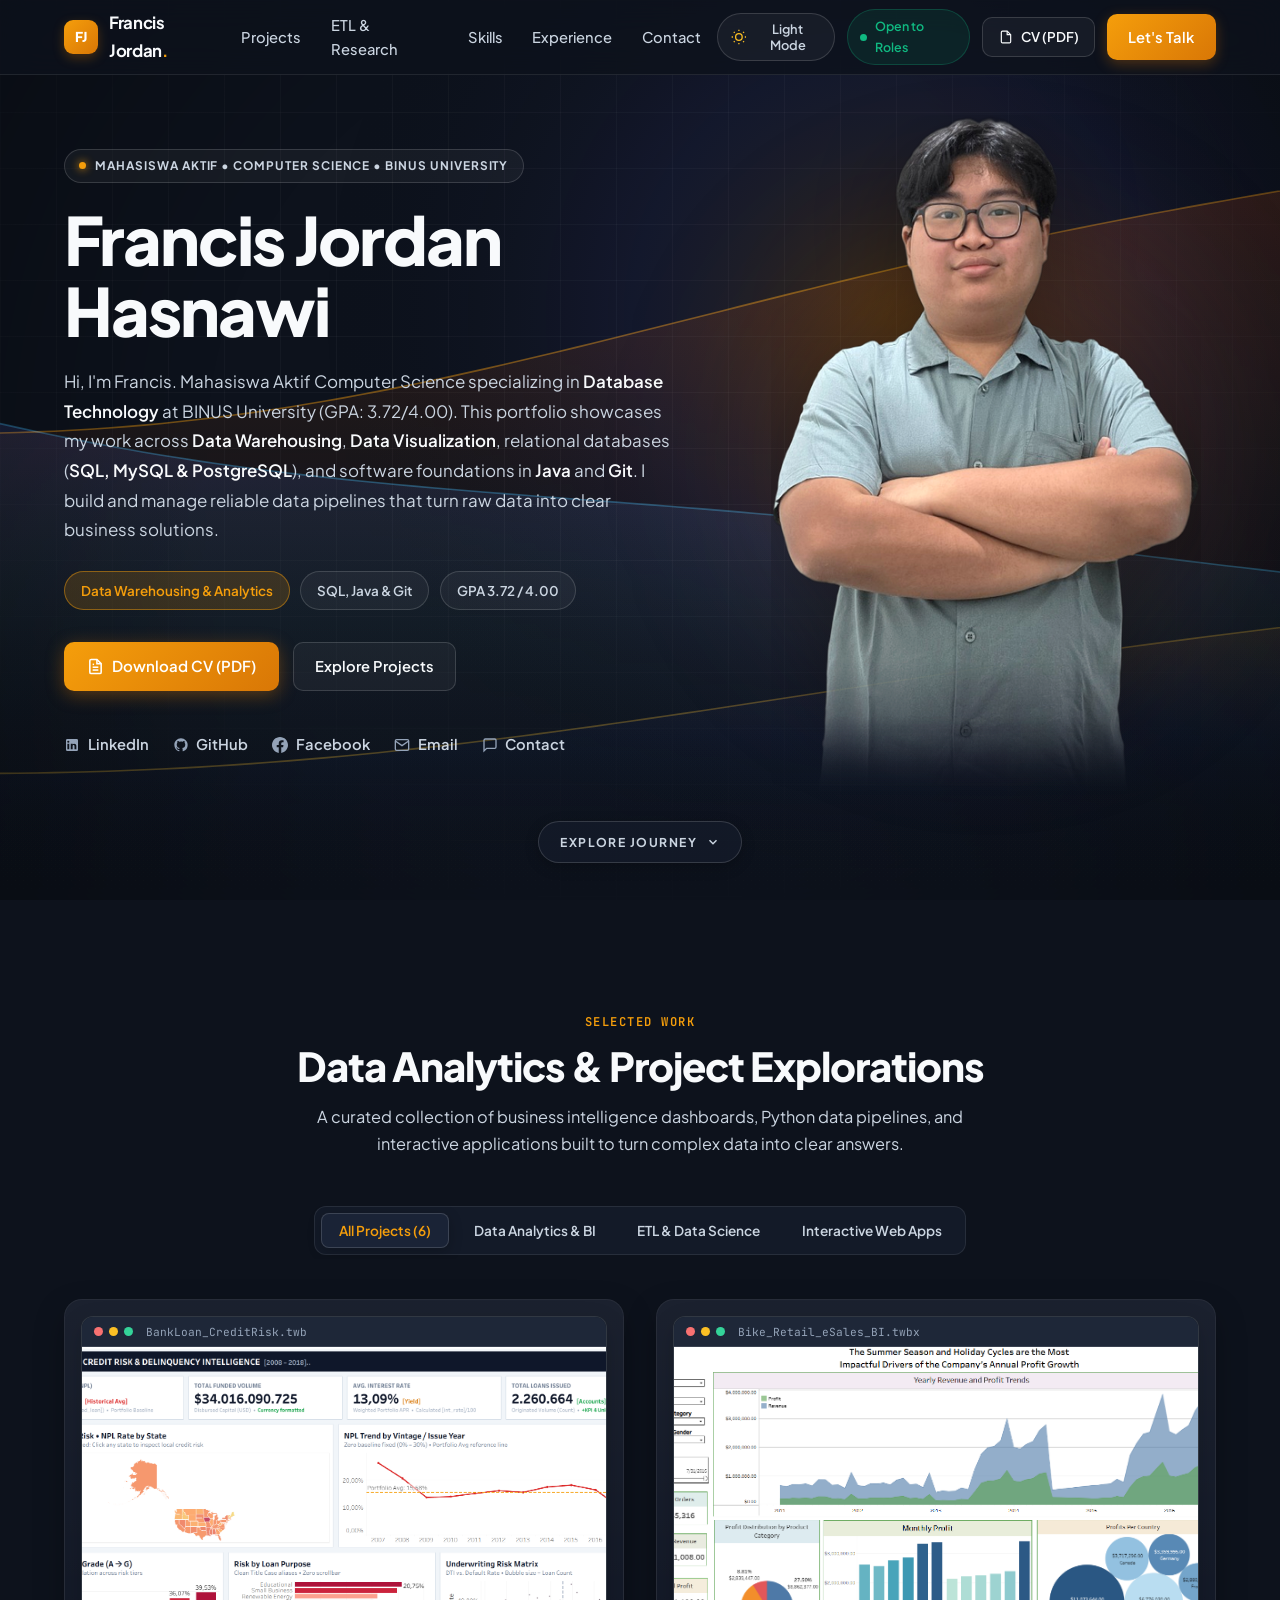
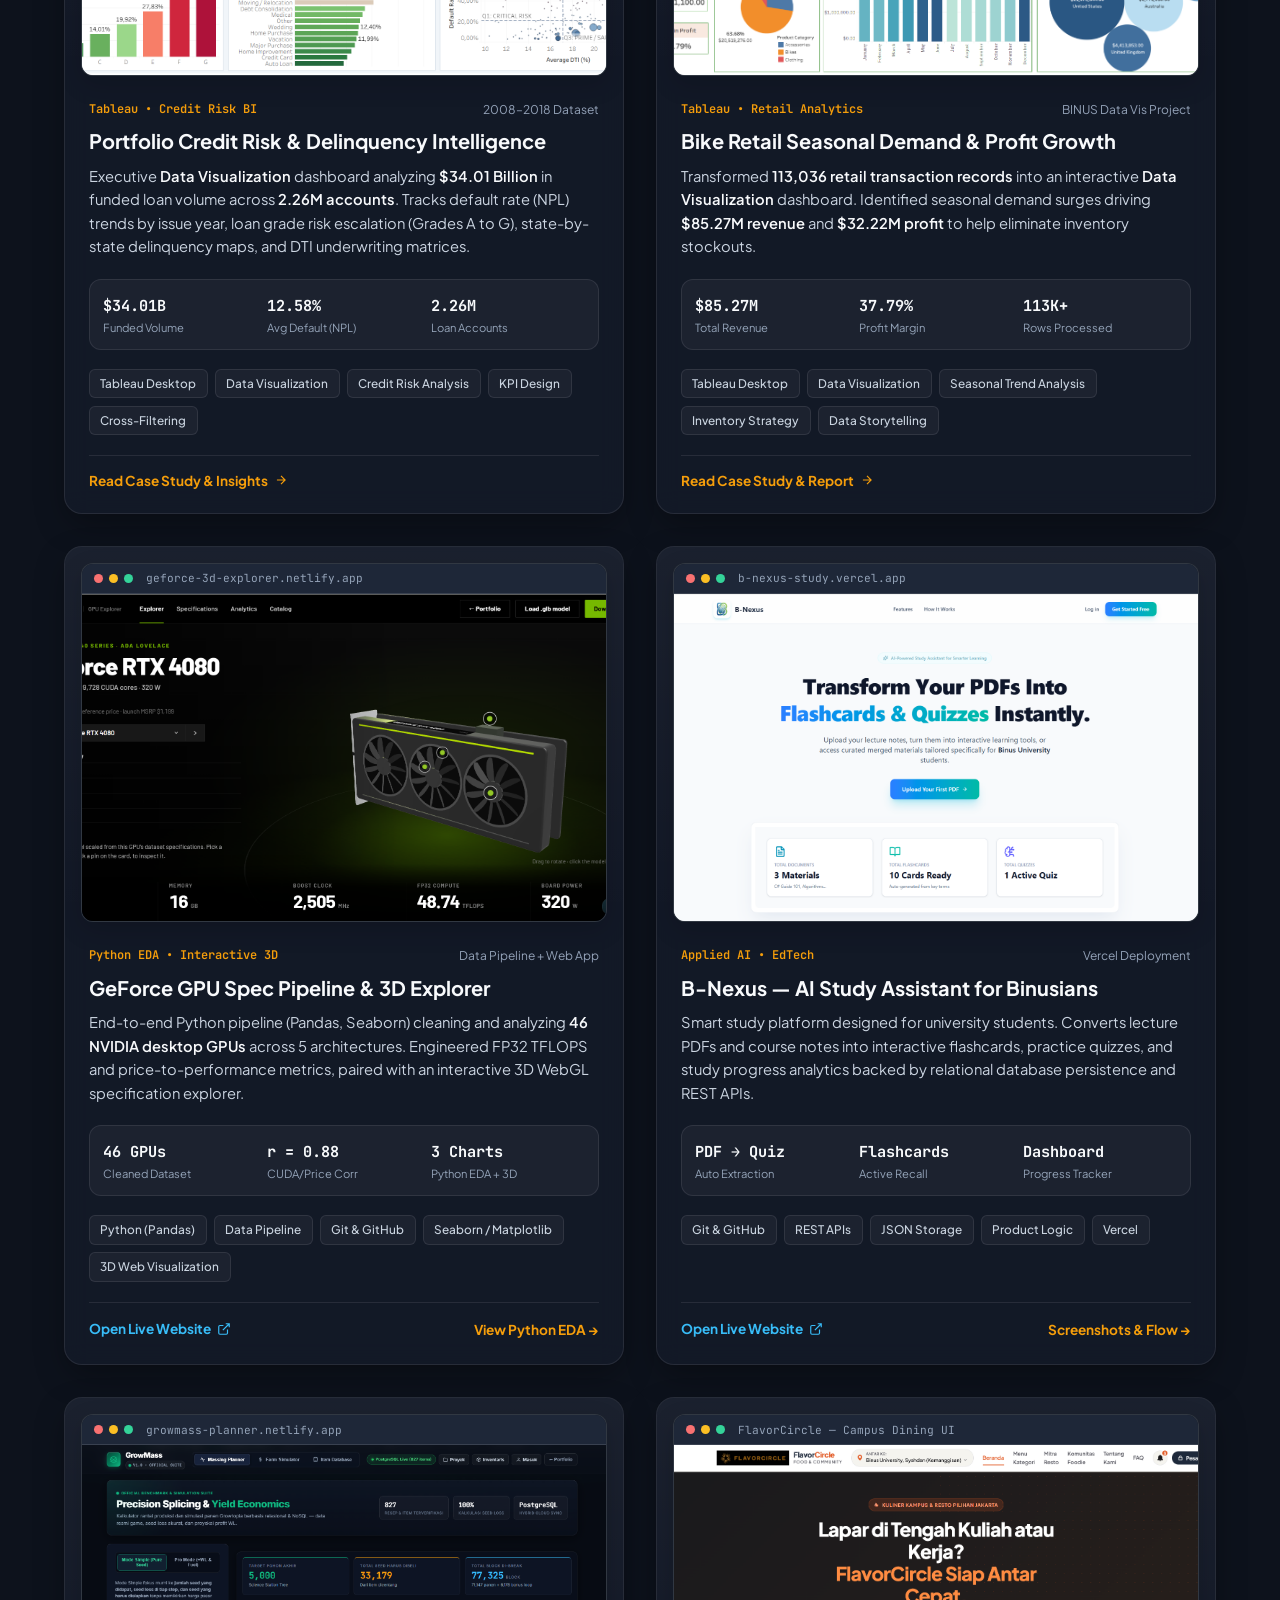
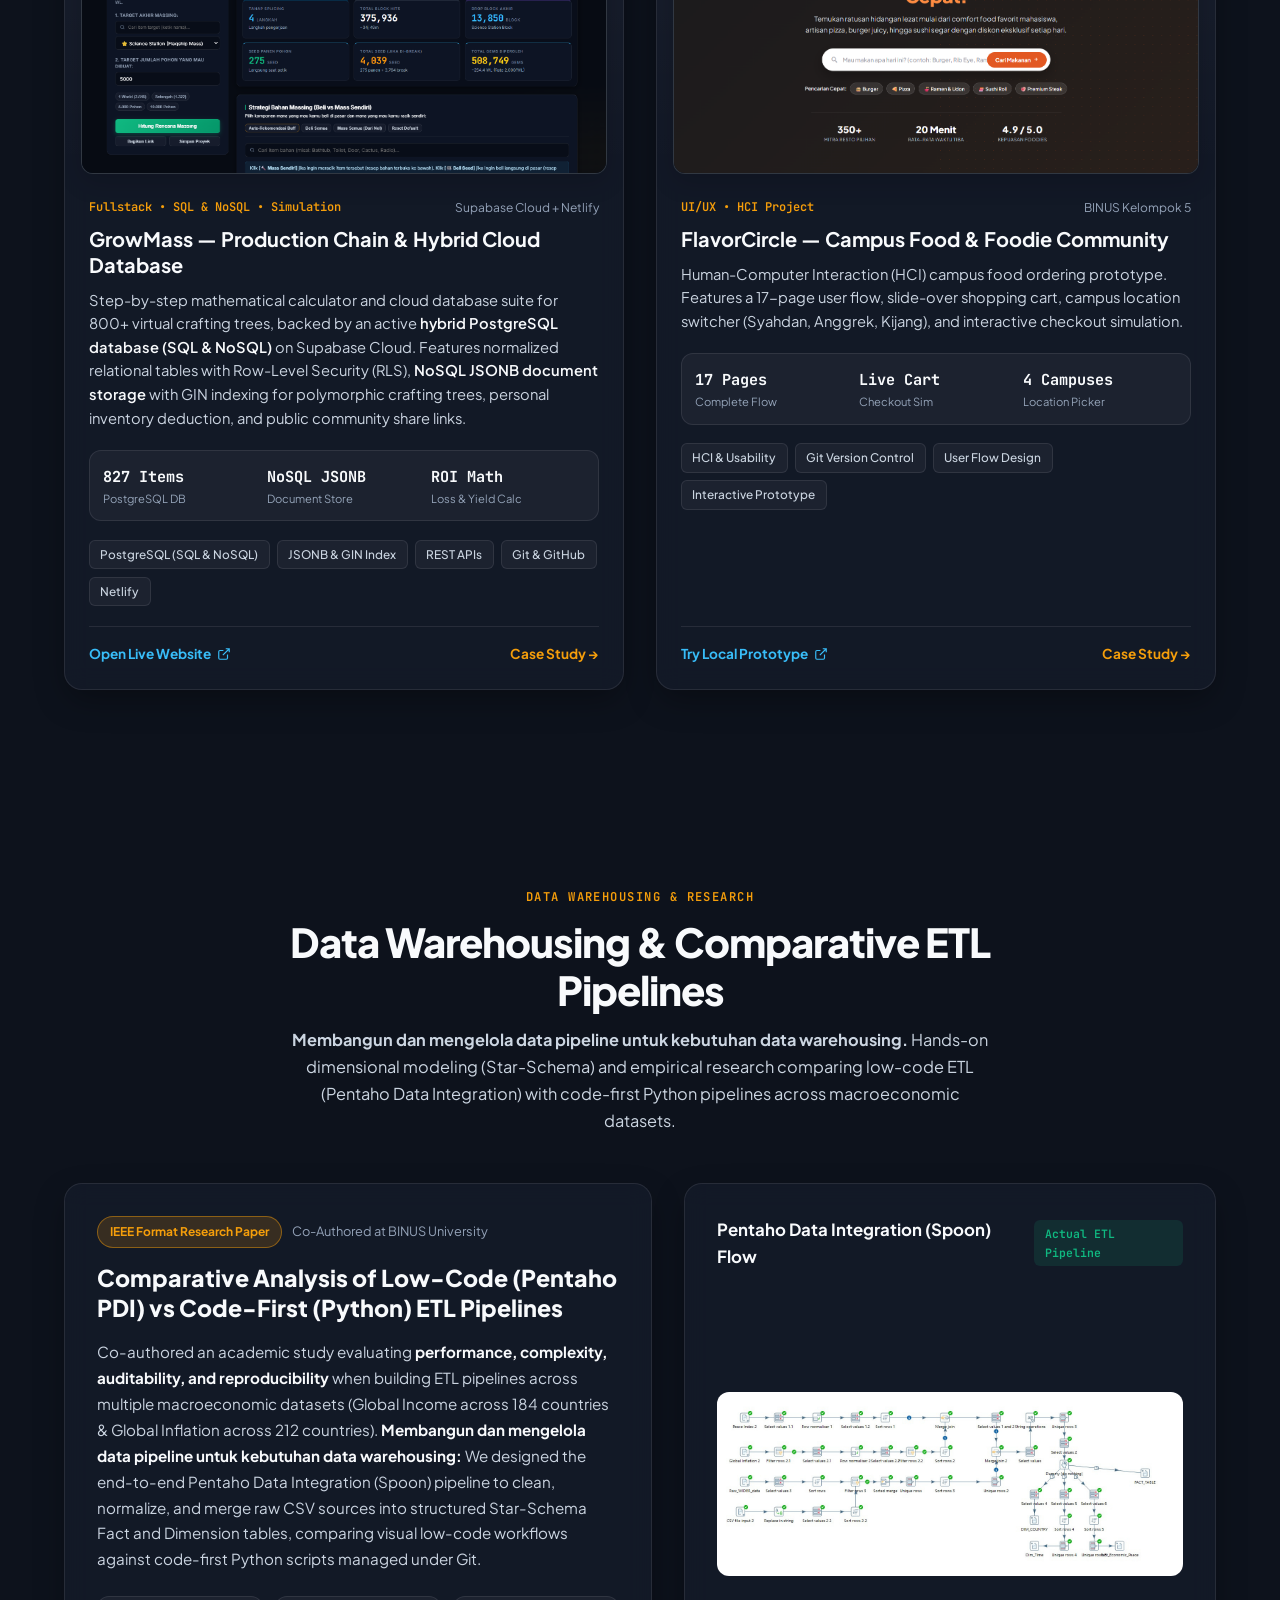
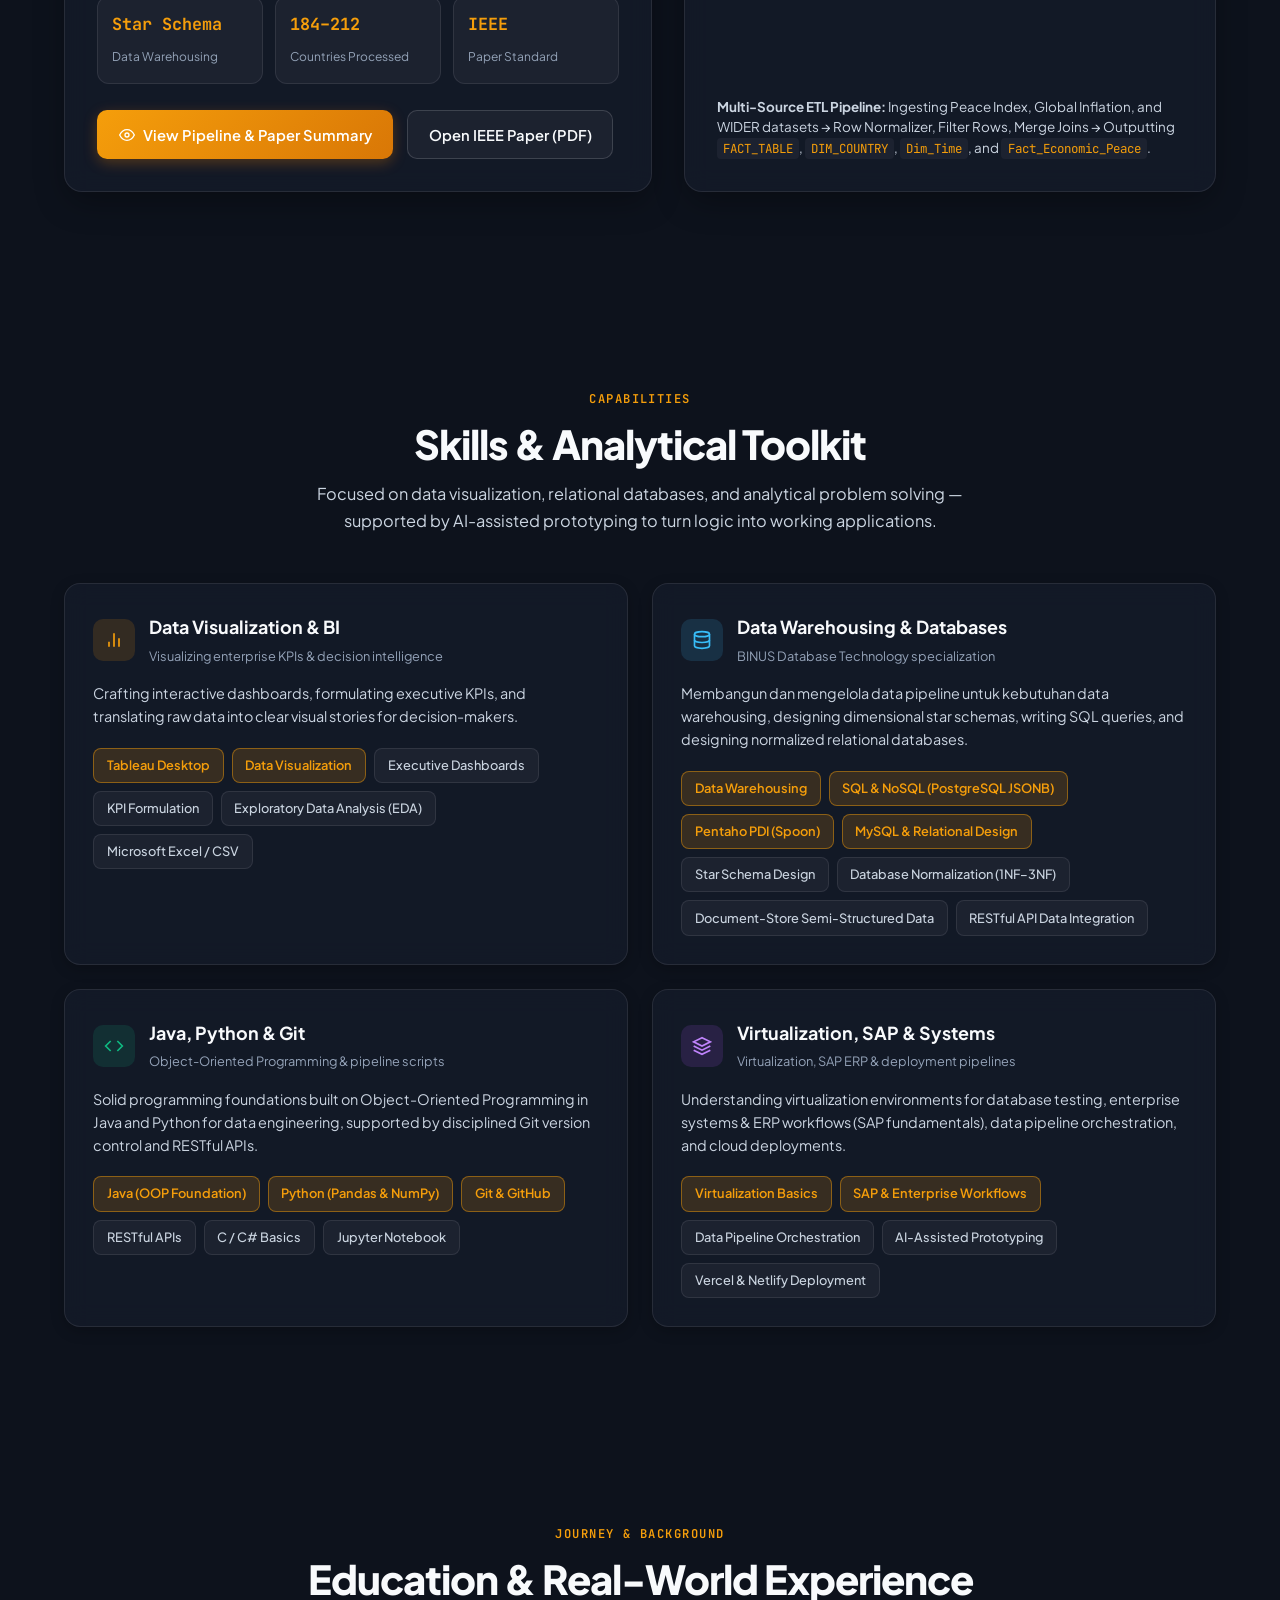
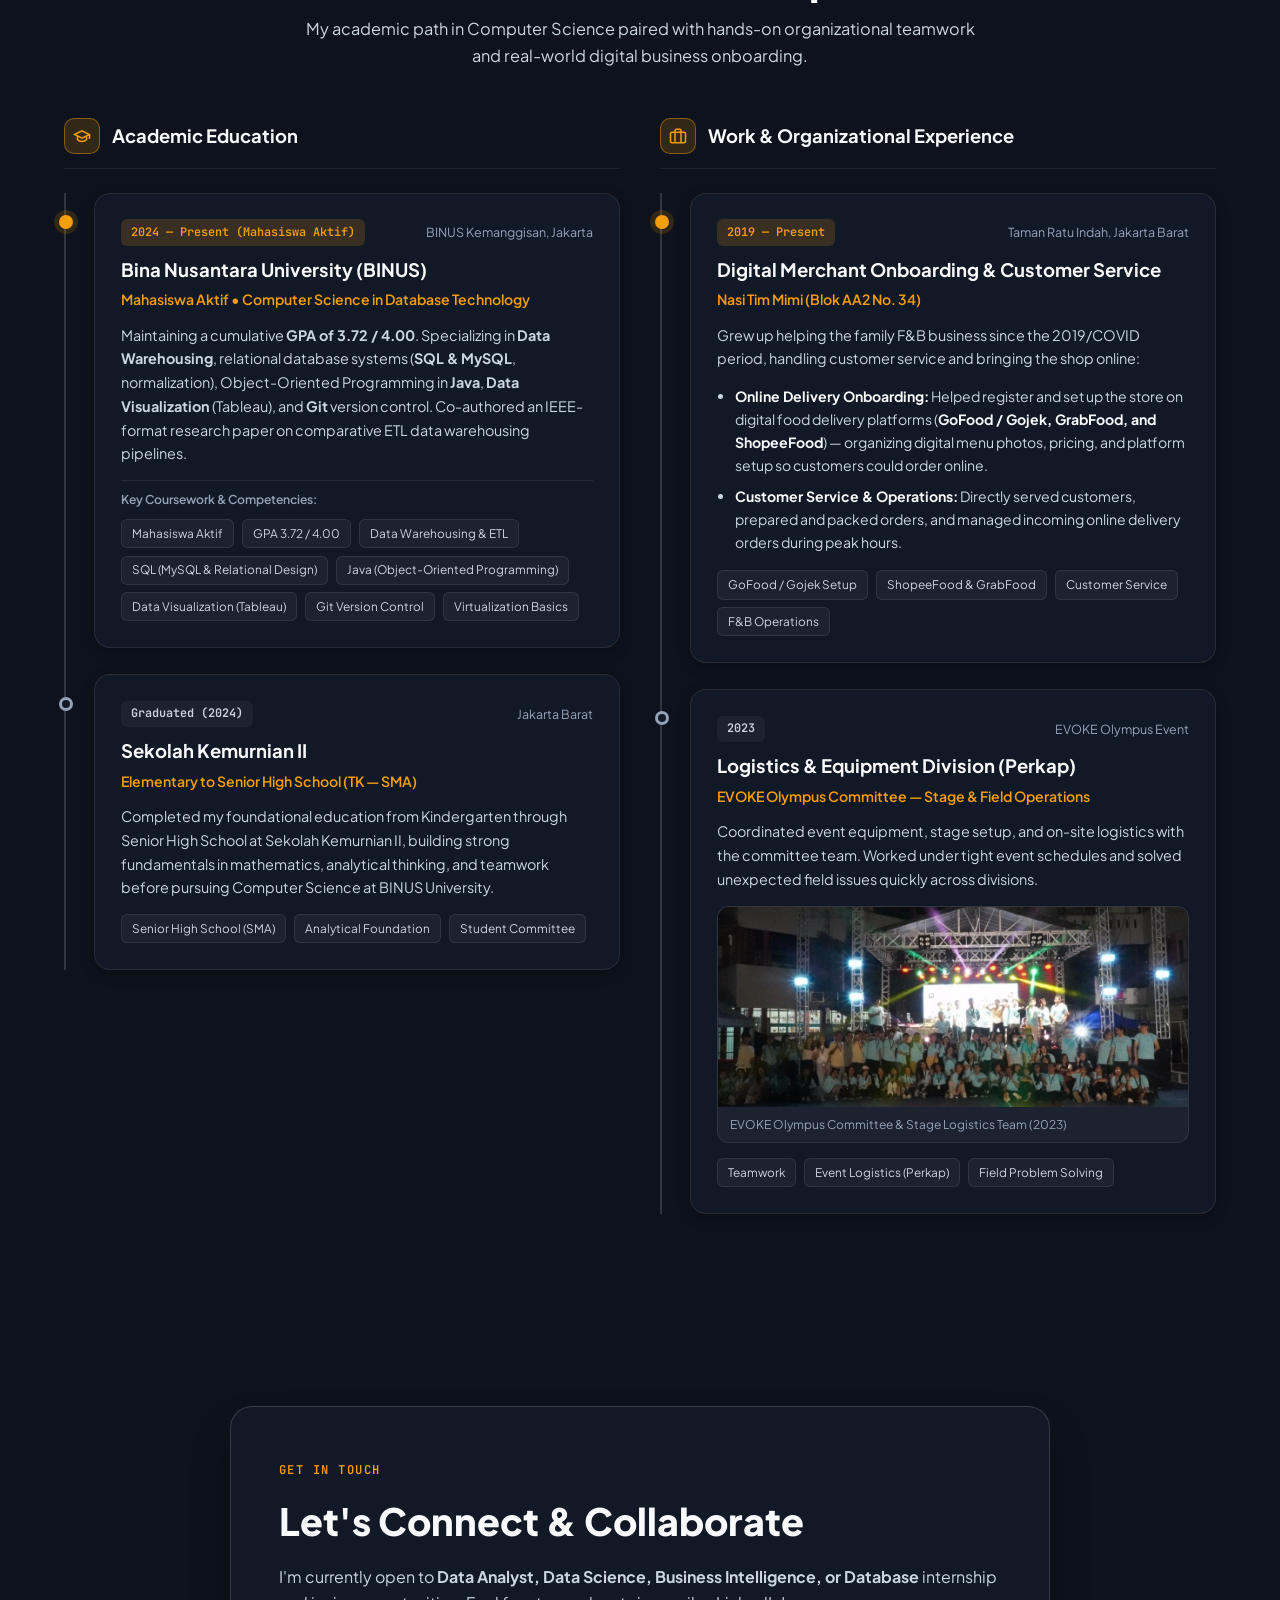
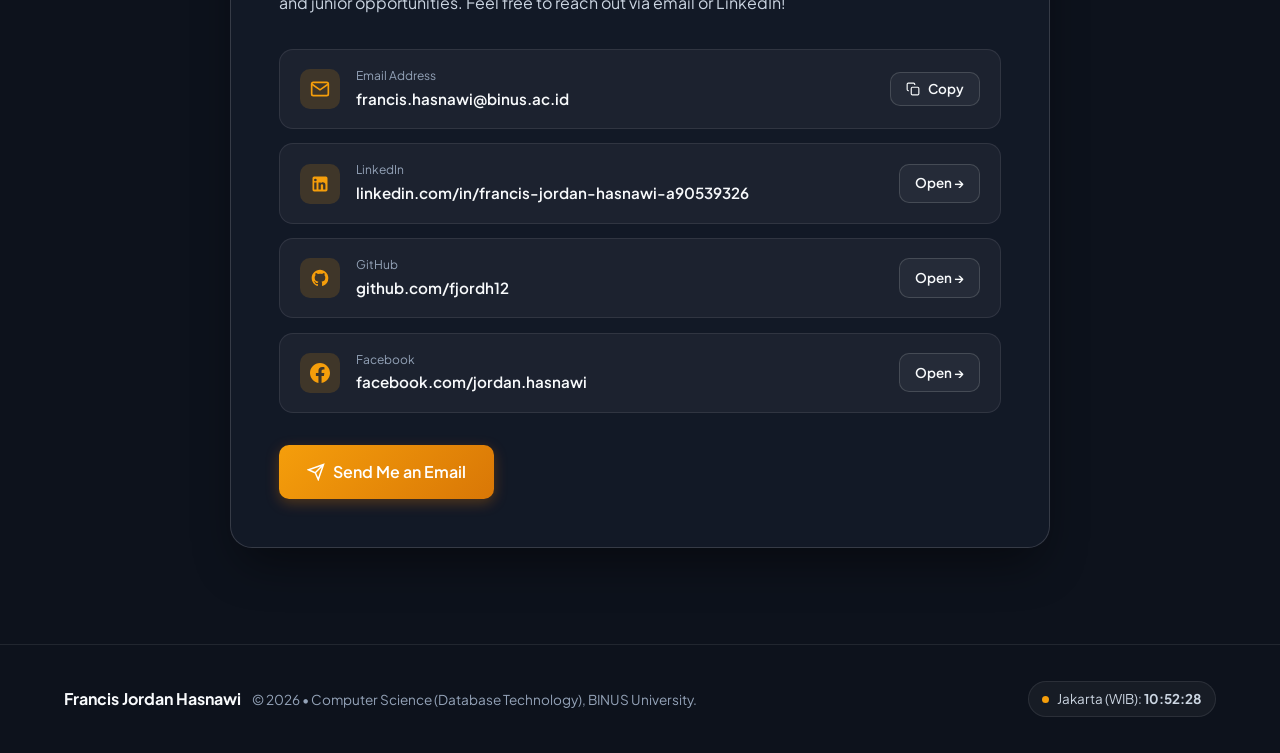
<file: index.html>
<!DOCTYPE html>
<html lang="en" data-theme="dusk">
<head>
  <meta charset="UTF-8">
  <meta name="viewport" content="width=device-width, initial-scale=1.0">
  <title>Francis Jordan Hasnawi — Data Warehousing, Data Visualization &amp; Database Technology</title>
  
  <meta name="description" content="Portfolio of Francis Jordan Hasnawi. Mahasiswa Aktif Computer Science (Database Technology) at BINUS University specializing in Data Warehousing, Data Visualization, Relational Databases (SQL, MySQL &amp; PostgreSQL), Java, and Git-driven data pipelines.">
  <meta name="keywords" content="Francis Jordan Hasnawi, Mahasiswa Aktif, Data Warehousing, Data Visualization, SQL, MySQL, PostgreSQL, Java, Git, Supabase, Virtualization Basics, Tableau, Pentaho PDI, BINUS University">
  <meta name="author" content="Francis Jordan Hasnawi">
  
  <!-- Favicon -->
  <link rel="icon" href="data:image/svg+xml,<svg xmlns=%22http://www.w3.org/2000/svg%22 viewBox=%220 0 100 100%22><rect width=%22100%22 height=%22100%22 rx=%2222%22 fill=%22%23d97706%22/><text x=%2250%22 y=%2268%22 font-family=%22sans-serif%22 font-weight=%22800%22 font-size=%2248%22 fill=%22%23ffffff%22 text-anchor=%22middle%22>FJ</text></svg>">

  <!-- Google Fonts: Plus Jakarta Sans & JetBrains Mono -->
  <link rel="preconnect" href="https://fonts.googleapis.com">
  <link rel="preconnect" href="https://fonts.gstatic.com" crossorigin>
  <link href="https://fonts.googleapis.com/css2?family=JetBrains+Mono:wght@400;500;600&family=Plus+Jakarta+Sans:wght@400;500;600;700;800&display=swap" rel="stylesheet">

  <!-- Stylesheet -->
  <link rel="stylesheet" href="assets/css/style.css">
</head>
<body>

  <!-- Interactive Animated Silk Waves & Constellation Backdrop -->
  <div class="ambient-canvas" aria-hidden="true">
    <canvas id="bgCanvas"></canvas>
    <div class="bg-grid-overlay"></div>
    <div class="bg-vignette"></div>
  </div>

  <!-- Navigation -->
  <header class="site-header" id="header">
    <div class="nav-container">
      <a href="#hero" class="brand-monogram" aria-label="Francis Jordan Home">
        <span class="brand-badge">FJ</span>
        <span class="brand-name">Francis Jordan<span class="accent-dot">.</span></span>
      </a>

      <nav class="desktop-nav" aria-label="Main Navigation">
        <a href="#projects" class="nav-link">Projects</a>
        <a href="#research" class="nav-link">ETL &amp; Research</a>
        <a href="#skills" class="nav-link">Skills</a>
        <a href="#experience" class="nav-link">Experience</a>
        <a href="#contact" class="nav-link">Contact</a>
      </nav>

      <div class="nav-actions">
        <!-- Theme Toggle Button (Warm Dusk <-> Editorial Light) -->
        <button class="theme-toggle-btn" id="themeToggleBtn" aria-label="Switch color theme" title="Switch between Warm Dusk and Light Mode">
          <svg class="icon-sun" width="16" height="16" viewBox="0 0 24 24" fill="none" stroke="currentColor" stroke-width="2"><circle cx="12" cy="12" r="5"/><line x1="12" y1="1" x2="12" y2="3"/><line x1="12" y1="21" x2="12" y2="23"/><line x1="4.22" y1="4.22" x2="5.64" y2="5.64"/><line x1="18.36" y1="18.36" x2="19.78" y2="19.78"/><line x1="1" y1="12" x2="3" y2="12"/><line x1="21" y1="12" x2="23" y2="12"/><line x1="4.22" y1="19.78" x2="5.64" y2="18.36"/><line x1="18.36" y1="5.64" x2="19.78" y2="4.22"/></svg>
          <svg class="icon-moon" width="16" height="16" viewBox="0 0 24 24" fill="none" stroke="currentColor" stroke-width="2"><path d="M21 12.79A9 9 0 1 1 11.21 3 7 7 0 0 0 21 12.79z"/></svg>
          <span class="theme-label" id="themeLabel">Light Mode</span>
        </button>

        <div class="status-indicator" title="Available for Data Analyst / Data Science Internships &amp; Junior Roles">
          <span class="status-dot pulse"></span>
          <span class="status-text">Open to Roles</span>
        </div>

        <a href="assets/Francis_Jordan_Hasnawi_CV.pdf" target="_blank" rel="noopener noreferrer" class="btn btn-sm btn-outline" title="Open or download ATS-friendly CV">
          <svg width="14" height="14" viewBox="0 0 24 24" fill="none" stroke="currentColor" stroke-width="2"><path d="M14 2H6a2 2 0 0 0-2 2v16a2 2 0 0 0 2 2h12a2 2 0 0 0 2-2V8z"/><polyline points="14 2 14 8 20 8"/></svg>
          <span>CV (PDF)</span>
        </a>
        <a href="#contact" class="btn btn-sm btn-primary">Let's Talk</a>
      </div>

      <!-- Mobile Menu Toggle -->
      <button class="mobile-toggle" id="mobileToggle" aria-label="Toggle navigation menu">
        <span></span>
        <span></span>
        <span></span>
      </button>
    </div>

    <!-- Mobile Drawer -->
    <div class="mobile-drawer" id="mobileDrawer">
      <nav class="mobile-nav">
        <a href="#projects" class="mobile-link">Projects</a>
        <a href="#research" class="mobile-link">ETL &amp; Research</a>
        <a href="#skills" class="mobile-link">Skills</a>
        <a href="#experience" class="mobile-link">Experience</a>
        <a href="#contact" class="mobile-link">Contact</a>
        <a href="assets/Francis_Jordan_Hasnawi_CV.pdf" target="_blank" rel="noopener noreferrer" class="mobile-link" style="color: var(--accent-primary); font-weight: 700;">Download CV (PDF) &rarr;</a>
        <button class="btn btn-secondary w-full" id="mobileThemeBtn" style="margin-top: 0.5rem;">Switch Theme (Light / Dusk)</button>
      </nav>
    </div>
  </header>

  <main>
    <!-- ======================================================================
         HERO SECTION (CLEAN, SPACIOUS, PERSONAL & CONFIDENT)
         ====================================================================== -->
    <section class="hero-section" id="hero">
      <div class="container hero-grid">
        
        <!-- Left: Personal Intro -->
        <div class="hero-content">
          <div class="hero-pill-badge">
            <span class="pill-dot"></span>
            <span>MAHASISWA AKTIF &bull; COMPUTER SCIENCE &bull; BINUS UNIVERSITY</span>
          </div>

          <h1 class="hero-name">
            Francis Jordan<br>Hasnawi
          </h1>

          <p class="hero-bio">
            Hi, I'm Francis. Mahasiswa Aktif Computer Science specializing in <strong>Database Technology</strong> at BINUS University (GPA: 3.72/4.00). This portfolio showcases my work across <strong>Data Warehousing</strong>, <strong>Data Visualization</strong>, relational databases (<strong>SQL, MySQL &amp; PostgreSQL</strong>), and software foundations in <strong>Java</strong> and <strong>Git</strong>. I build and manage reliable data pipelines that turn raw data into clear business solutions.
          </p>

          <!-- Role Badges -->
          <div class="hero-roles-row">
            <span class="hero-role-badge primary-role">Data Warehousing &amp; Analytics</span>
            <span class="hero-role-badge secondary-role">SQL, Java &amp; Git</span>
            <span class="hero-role-badge secondary-role">GPA 3.72 / 4.00</span>
          </div>

          <!-- Hero Action Button Group (Download CV & View Work) -->
          <div class="hero-cta-group">
            <a href="assets/Francis_Jordan_Hasnawi_CV.pdf" target="_blank" rel="noopener noreferrer" class="btn btn-primary hero-btn-cv">
              <svg width="17" height="17" viewBox="0 0 24 24" fill="none" stroke="currentColor" stroke-width="2.2"><path d="M14 2H6a2 2 0 0 0-2 2v16a2 2 0 0 0 2 2h12a2 2 0 0 0 2-2V8z"/><polyline points="14 2 14 8 20 8"/><line x1="16" y1="13" x2="8" y2="13"/><line x1="16" y1="17" x2="8" y2="17"/><polyline points="10 9 9 9 8 9"/></svg>
              <span>Download CV (PDF)</span>
            </a>
            <a href="#projects" class="btn btn-secondary">
              <span>Explore Projects</span>
            </a>
          </div>

          <!-- Clean Social & Contact Links Row -->
          <div class="hero-social-links">
            <a href="https://www.linkedin.com/in/francis-jordan-hasnawi-a90539326/" target="_blank" rel="noopener noreferrer" class="hero-link-item">
              <svg width="16" height="16" viewBox="0 0 24 24" fill="currentColor"><path d="M19 3a2 2 0 0 1 2 2v14a2 2 0 0 1-2 2H5a2 2 0 0 1-2-2V5a2 2 0 0 1 2-2h14m-.5 15.5v-5.3a3.26 3.26 0 0 0-3.26-3.26c-.85 0-1.84.52-2.28 1.3v-1.11h-2.79v8.37h2.79v-4.93c0-.77.62-1.4 1.39-1.4a1.4 1.4 0 0 1 1.4 1.4v4.93h2.75M6.46 8.76a1.6 1.6 0 1 0 0-3.2 1.6 1.6 0 0 0 0 3.2m1.39 9.74v-8.37H5.07v8.37h2.78z"/></svg>
              <span>LinkedIn</span>
            </a>
            <a href="https://github.com/fjordh12" target="_blank" rel="noopener noreferrer" class="hero-link-item">
              <svg width="16" height="16" viewBox="0 0 24 24" fill="currentColor"><path d="M12 2C6.477 2 2 6.484 2 12.017c0 4.425 2.865 8.18 6.839 9.504.5.092.682-.217.682-.483 0-.237-.008-.868-.013-1.703-2.782.605-3.369-1.343-3.369-1.343-.454-1.158-1.11-1.466-1.11-1.466-.908-.62.069-.608.069-.608 1.003.07 1.53 1.032 1.53 1.032.892 1.53 2.341 1.088 2.91.832.092-.647.35-1.088.636-1.338-2.22-.253-4.555-1.113-4.555-4.951 0-1.093.39-1.988 1.029-2.688-.103-.253-.446-1.272.098-2.65 0 0 .84-.27 2.75 1.026A9.564 9.564 0 0112 6.844c.85.004 1.705.115 2.504.337 1.909-1.296 2.747-1.027 2.747-1.027.546 1.379.202 2.398.1 2.651.64.7 1.028 1.595 1.028 2.688 0 3.848-2.339 4.695-4.566 4.943.359.309.678.92.678 1.855 0 1.338-.012 2.419-.012 2.747 0 .268.18.58.688.482A10.019 10.019 0 0022 12.017C22 6.484 17.522 2 12 2z"/></svg>
              <span>GitHub</span>
            </a>
            <a href="https://www.facebook.com/jordan.hasnawi" target="_blank" rel="noopener noreferrer" class="hero-link-item">
              <svg width="16" height="16" viewBox="0 0 24 24" fill="currentColor"><path d="M24 12.073c0-6.627-5.373-12-12-12s-12 5.373-12 12c0 5.99 4.388 10.954 10.125 11.854v-8.385H7.078v-3.47h3.047V9.43c0-3.007 1.792-4.669 4.533-4.669 1.312 0 2.686.235 2.686.235v2.953H15.83c-1.491 0-1.956.925-1.956 1.874v2.25h3.328l-.532 3.47h-2.796v8.385C19.612 23.027 24 18.062 24 12.073z"/></svg>
              <span>Facebook</span>
            </a>
            <a href="mailto:francis.hasnawi@binus.ac.id" class="hero-link-item">
              <svg width="16" height="16" viewBox="0 0 24 24" fill="none" stroke="currentColor" stroke-width="2"><path d="M4 4h16c1.1 0 2 .9 2 2v12c0 1.1-.9 2-2 2H4c-1.1 0-2-.9-2-2V6c0-1.1.9-2 2-2z"/><polyline points="22,6 12,13 2,6"/></svg>
              <span>Email</span>
            </a>
            <a href="#contact" class="hero-link-item">
              <svg width="16" height="16" viewBox="0 0 24 24" fill="none" stroke="currentColor" stroke-width="2"><path d="M21 15a2 2 0 0 1-2 2H7l-4 4V5a2 2 0 0 1 2-2h14a2 2 0 0 1 2 2z"/></svg>
              <span>Contact</span>
            </a>
          </div>
        </div>

        <!-- Right: Transparent Cutout Half-Body Portrait -->
        <div class="hero-visual">
          <div class="hero-photo-stage">
            <div class="hero-portrait-halo"></div>
            <img 
              src="assets/images/hero-francis.png" 
              alt="Francis Jordan Hasnawi"
              class="hero-cutout-img"
            />
          </div>
        </div>

      </div>

      <!-- Centered Bottom Scroll Pill -->
      <div class="hero-scroll-Prompt">
        <a href="#projects" class="explore-journey-pill">
          <span>EXPLORE JOURNEY</span>
          <svg width="14" height="14" viewBox="0 0 24 24" fill="none" stroke="currentColor" stroke-width="2.5"><path d="M6 9l6 6 6-6"/></svg>
        </a>
      </div>
    </section>

    <!-- ======================================================================
         SECTION: SELECTED PROJECTS & CASE STUDIES
         ====================================================================== -->
    <section class="section-padding projects-section" id="projects">
      <div class="container">
        
        <div class="section-header">
          <div class="section-kicker">SELECTED WORK</div>
          <h2 class="section-title">Data Analytics &amp; Project Explorations</h2>
          <p class="section-desc">
            A curated collection of business intelligence dashboards, Python data pipelines, and interactive applications built to turn complex data into clear answers.
          </p>
        </div>

        <!-- Filter Pill Tabs -->
        <div class="filter-tabs-container">
          <div class="filter-tabs" role="tablist">
            <button class="filter-btn active" data-filter="all" role="tab" aria-selected="true">All Projects (6)</button>
            <button class="filter-btn" data-filter="analytics" role="tab">Data Analytics &amp; BI</button>
            <button class="filter-btn" data-filter="engineering" role="tab">ETL &amp; Data Science</button>
            <button class="filter-btn" data-filter="webapps" role="tab">Interactive Web Apps</button>
          </div>
        </div>

        <!-- Projects Grid -->
        <div class="projects-grid" id="projectsGrid">

          <!-- PROJECT 1: BANK LOAN PORTFOLIO CREDIT RISK (Tableau) -->
          <article class="project-card" data-category="analytics">
            <div class="card-visual">
              <div class="window-frame">
                <div class="window-bar">
                  <span class="win-dot red"></span>
                  <span class="win-dot yellow"></span>
                  <span class="win-dot green"></span>
                  <span class="win-title">BankLoan_CreditRisk.twb</span>
                </div>
                <div class="window-screen">
                  <img src="assets/images/project-bank-loan.png" alt="Portfolio Credit Risk and Delinquency Intelligence Dashboard" class="card-img" loading="lazy">
                </div>
              </div>
              <div class="card-overlay-actions">
                <button class="btn btn-sm btn-light open-modal-btn" data-project-id="bank-loan">
                  <svg width="14" height="14" viewBox="0 0 24 24" fill="none" stroke="currentColor" stroke-width="2"><path d="M1 12s4-8 11-8 11 8 11 8-4 8-11 8-11-8-11-8z"/><circle cx="12" cy="12" r="3"/></svg>
                  <span>View Case Study</span>
                </button>
              </div>
            </div>
            <div class="card-body">
              <div class="card-meta">
                <span class="card-category">Tableau &bull; Credit Risk BI</span>
                <span class="card-period">2008–2018 Dataset</span>
              </div>
              <h3 class="card-title">Portfolio Credit Risk &amp; Delinquency Intelligence</h3>
              <p class="card-summary">
                Executive <strong>Data Visualization</strong> dashboard analyzing <strong>$34.01 Billion</strong> in funded loan volume across <strong>2.26M accounts</strong>. Tracks default rate (NPL) trends by issue year, loan grade risk escalation (Grades A to G), state-by-state delinquency maps, and DTI underwriting matrices.
              </p>
              
              <div class="card-metrics-row">
                <div class="mini-kpi">
                  <span class="kpi-num">$34.01B</span>
                  <span class="kpi-text">Funded Volume</span>
                </div>
                <div class="mini-kpi">
                  <span class="kpi-num">12.58%</span>
                  <span class="kpi-text">Avg Default (NPL)</span>
                </div>
                <div class="mini-kpi">
                  <span class="kpi-num">2.26M</span>
                  <span class="kpi-text">Loan Accounts</span>
                </div>
              </div>

              <div class="tech-stack-strip">
                <span class="tech-chip">Tableau Desktop</span>
                <span class="tech-chip">Data Visualization</span>
                <span class="tech-chip">Credit Risk Analysis</span>
                <span class="tech-chip">KPI Design</span>
                <span class="tech-chip">Cross-Filtering</span>
              </div>

              <div class="card-footer-action">
                <button class="btn-text-link open-modal-btn" data-project-id="bank-loan">
                  <span>Read Case Study &amp; Insights</span>
                  <svg width="14" height="14" viewBox="0 0 24 24" fill="none" stroke="currentColor" stroke-width="2"><path d="M5 12h14M12 5l7 7-7 7"/></svg>
                </button>
              </div>
            </div>
          </article>

          <!-- PROJECT 2: BIKE RETAIL E-SALES & SEASONAL REVENUE OPTIMIZATION (Tableau) -->
          <article class="project-card" data-category="analytics">
            <div class="card-visual">
              <div class="window-frame">
                <div class="window-bar">
                  <span class="win-dot red"></span>
                  <span class="win-dot yellow"></span>
                  <span class="win-dot green"></span>
                  <span class="win-title">Bike_Retail_eSales_BI.twbx</span>
                </div>
                <div class="window-screen">
                  <img src="assets/images/project-bike-sales.png" alt="Global Bike Retail e-Sales &amp; Seasonal Demand Optimization Dashboard" class="card-img" loading="lazy">
                </div>
              </div>
              <div class="card-overlay-actions">
                <button class="btn btn-sm btn-light open-modal-btn" data-project-id="bike-sales">
                  <svg width="14" height="14" viewBox="0 0 24 24" fill="none" stroke="currentColor" stroke-width="2"><path d="M1 12s4-8 11-8 11 8 11 8-4 8-11 8-11-8-11-8z"/><circle cx="12" cy="12" r="3"/></svg>
                  <span>View Case Study</span>
                </button>
              </div>
            </div>
            <div class="card-body">
              <div class="card-meta">
                <span class="card-category">Tableau &bull; Retail Analytics</span>
                <span class="card-period">BINUS Data Vis Project</span>
              </div>
              <h3 class="card-title">Bike Retail Seasonal Demand &amp; Profit Growth</h3>
              <p class="card-summary">
                Transformed <strong>113,036 retail transaction records</strong> into an interactive <strong>Data Visualization</strong> dashboard. Identified seasonal demand surges driving <strong>$85.27M revenue</strong> and <strong>$32.22M profit</strong> to help eliminate inventory stockouts.
              </p>

              <div class="card-metrics-row">
                <div class="mini-kpi">
                  <span class="kpi-num">$85.27M</span>
                  <span class="kpi-text">Total Revenue</span>
                </div>
                <div class="mini-kpi">
                  <span class="kpi-num">37.79%</span>
                  <span class="kpi-text">Profit Margin</span>
                </div>
                <div class="mini-kpi">
                  <span class="kpi-num">113K+</span>
                  <span class="kpi-text">Rows Processed</span>
                </div>
              </div>

              <div class="tech-stack-strip">
                <span class="tech-chip">Tableau Desktop</span>
                <span class="tech-chip">Data Visualization</span>
                <span class="tech-chip">Seasonal Trend Analysis</span>
                <span class="tech-chip">Inventory Strategy</span>
                <span class="tech-chip">Data Storytelling</span>
              </div>

              <div class="card-footer-action">
                <button class="btn-text-link open-modal-btn" data-project-id="bike-sales">
                  <span>Read Case Study &amp; Report</span>
                  <svg width="14" height="14" viewBox="0 0 24 24" fill="none" stroke="currentColor" stroke-width="2"><path d="M5 12h14M12 5l7 7-7 7"/></svg>
                </button>
              </div>
            </div>
          </article>

          <!-- PROJECT 3: GEFORCE 3D EXPLORER & GPU COMPUTE ANALYTICS (Python + 3D) -->
          <article class="project-card" data-category="engineering">
            <div class="card-visual">
              <div class="window-frame dark-frame">
                <div class="window-bar">
                  <span class="win-dot red"></span>
                  <span class="win-dot yellow"></span>
                  <span class="win-dot green"></span>
                  <span class="win-title">geforce-3d-explorer.netlify.app</span>
                </div>
                <div class="window-screen">
                  <img src="assets/images/project-geforce.png" alt="GeForce 3D GPU Explorer &amp; Data Analytics Platform" class="card-img" loading="lazy">
                </div>
              </div>
              <div class="card-overlay-actions">
                <a href="https://geforce-3d-explorer.netlify.app/" target="_blank" rel="noopener noreferrer" class="btn btn-sm btn-light">
                  <svg width="14" height="14" viewBox="0 0 24 24" fill="none" stroke="currentColor" stroke-width="2"><path d="M18 13v6a2 2 0 0 1-2 2H5a2 2 0 0 1-2-2V8a2 2 0 0 1 2-2h6M15 3h6v6M10 14L21 3"/></svg>
                  <span>Live Website</span>
                </a>
                <button class="btn btn-sm btn-secondary open-modal-btn" data-project-id="geforce">
                  <span>EDA &amp; Details</span>
                </button>
              </div>
            </div>
            <div class="card-body">
              <div class="card-meta">
                <span class="card-category">Python EDA &bull; Interactive 3D</span>
                <span class="card-period">Data Pipeline + Web App</span>
              </div>
              <h3 class="card-title">GeForce GPU Spec Pipeline &amp; 3D Explorer</h3>
              <p class="card-summary">
                End-to-end Python pipeline (Pandas, Seaborn) cleaning and analyzing <strong>46 NVIDIA desktop GPUs</strong> across 5 architectures. Engineered FP32 TFLOPS and price-to-performance metrics, paired with an interactive 3D WebGL specification explorer.
              </p>

              <div class="card-metrics-row">
                <div class="mini-kpi">
                  <span class="kpi-num">46 GPUs</span>
                  <span class="kpi-text">Cleaned Dataset</span>
                </div>
                <div class="mini-kpi">
                  <span class="kpi-num">r = 0.88</span>
                  <span class="kpi-text">CUDA/Price Corr</span>
                </div>
                <div class="mini-kpi">
                  <span class="kpi-num">3 Charts</span>
                  <span class="kpi-text">Python EDA + 3D</span>
                </div>
              </div>

              <div class="tech-stack-strip">
                <span class="tech-chip">Python (Pandas)</span>
                <span class="tech-chip">Data Pipeline</span>
                <span class="tech-chip">Git &amp; GitHub</span>
                <span class="tech-chip">Seaborn / Matplotlib</span>
                <span class="tech-chip">3D Web Visualization</span>
              </div>

              <div class="card-footer-action">
                <a href="https://geforce-3d-explorer.netlify.app/" target="_blank" rel="noopener noreferrer" class="live-link">
                  <span>Open Live Website</span>
                  <svg width="14" height="14" viewBox="0 0 24 24" fill="none" stroke="currentColor" stroke-width="2"><path d="M18 13v6a2 2 0 0 1-2 2H5a2 2 0 0 1-2-2V8a2 2 0 0 1 2-2h6M15 3h6v6M10 14L21 3"/></svg>
                </a>
                <button class="btn-text-link open-modal-btn" data-project-id="geforce">View Python EDA &rarr;</button>
              </div>
            </div>
          </article>

          <!-- PROJECT 4: B-NEXUS AI STUDY PLATFORM -->
          <article class="project-card" data-category="webapps">
            <div class="card-visual">
              <div class="window-frame">
                <div class="window-bar">
                  <span class="win-dot red"></span>
                  <span class="win-dot yellow"></span>
                  <span class="win-dot green"></span>
                  <span class="win-title">b-nexus-study.vercel.app</span>
                </div>
                <div class="window-screen">
                  <img src="assets/images/project-bnexus.png" alt="B-Nexus AI Study Assistant" class="card-img" loading="lazy">
                </div>
              </div>
              <div class="card-overlay-actions">
                <a href="https://ai-learning-assistant-fe-nine.vercel.app/" target="_blank" rel="noopener noreferrer" class="btn btn-sm btn-light">
                  <svg width="14" height="14" viewBox="0 0 24 24" fill="none" stroke="currentColor" stroke-width="2"><path d="M18 13v6a2 2 0 0 1-2 2H5a2 2 0 0 1-2-2V8a2 2 0 0 1 2-2h6M15 3h6v6M10 14L21 3"/></svg>
                  <span>Live Website</span>
                </a>
                <button class="btn btn-sm btn-secondary open-modal-btn" data-project-id="bnexus">
                  <span>Details</span>
                </button>
              </div>
            </div>
            <div class="card-body">
              <div class="card-meta">
                <span class="card-category">Applied AI &bull; EdTech</span>
                <span class="card-period">Vercel Deployment</span>
              </div>
              <h3 class="card-title">B-Nexus — AI Study Assistant for Binusians</h3>
              <p class="card-summary">
                Smart study platform designed for university students. Converts lecture PDFs and course notes into interactive flashcards, practice quizzes, and study progress analytics backed by relational database persistence and REST APIs.
              </p>

              <div class="card-metrics-row">
                <div class="mini-kpi">
                  <span class="kpi-num">PDF &rarr; Quiz</span>
                  <span class="kpi-text">Auto Extraction</span>
                </div>
                <div class="mini-kpi">
                  <span class="kpi-num">Flashcards</span>
                  <span class="kpi-text">Active Recall</span>
                </div>
                <div class="mini-kpi">
                  <span class="kpi-num">Dashboard</span>
                  <span class="kpi-text">Progress Tracker</span>
                </div>
              </div>

              <div class="tech-stack-strip">
                <span class="tech-chip">Git &amp; GitHub</span>
                <span class="tech-chip">REST APIs</span>
                <span class="tech-chip">JSON Storage</span>
                <span class="tech-chip">Product Logic</span>
                <span class="tech-chip">Vercel</span>
              </div>

              <div class="card-footer-action">
                <a href="https://ai-learning-assistant-fe-nine.vercel.app/" target="_blank" rel="noopener noreferrer" class="live-link">
                  <span>Open Live Website</span>
                  <svg width="14" height="14" viewBox="0 0 24 24" fill="none" stroke="currentColor" stroke-width="2"><path d="M18 13v6a2 2 0 0 1-2 2H5a2 2 0 0 1-2-2V8a2 2 0 0 1 2-2h6M15 3h6v6M10 14L21 3"/></svg>
                </a>
                <button class="btn-text-link open-modal-btn" data-project-id="bnexus">Screenshots &amp; Flow &rarr;</button>
              </div>
            </div>
          </article>

          <!-- PROJECT 5: GROWMASS SUITE -->
          <article class="project-card" data-category="webapps">
            <div class="card-visual">
              <div class="window-frame dark-frame">
                <div class="window-bar">
                  <span class="win-dot red"></span>
                  <span class="win-dot yellow"></span>
                  <span class="win-dot green"></span>
                  <span class="win-title">growmass-planner.netlify.app</span>
                </div>
                <div class="window-screen">
                  <img src="assets/images/project-growtopia.png" alt="GrowMass Massing &amp; Farm Yield Simulator" class="card-img" loading="lazy">
                </div>
              </div>
              <div class="card-overlay-actions">
                <a href="https://growmass-planner.netlify.app/" target="_blank" rel="noopener noreferrer" class="btn btn-sm btn-light">
                  <svg width="14" height="14" viewBox="0 0 24 24" fill="none" stroke="currentColor" stroke-width="2"><path d="M18 13v6a2 2 0 0 1-2 2H5a2 2 0 0 1-2-2V8a2 2 0 0 1 2-2h6M15 3h6v6M10 14L21 3"/></svg>
                  <span>Live Website</span>
                </a>
                <button class="btn btn-sm btn-secondary open-modal-btn" data-project-id="growtopia">
                  <span>Details</span>
                </button>
              </div>
            </div>
            <div class="card-body">
              <div class="card-meta">
                <span class="card-category">Fullstack &bull; SQL &amp; NoSQL &bull; Simulation</span>
                <span class="card-period">Supabase Cloud + Netlify</span>
              </div>
              <h3 class="card-title">GrowMass — Production Chain &amp; Hybrid Cloud Database</h3>
              <p class="card-summary">
                Step-by-step mathematical calculator and cloud database suite for 800+ virtual crafting trees, backed by an active <strong>hybrid PostgreSQL database (SQL &amp; NoSQL)</strong> on Supabase Cloud. Features normalized relational tables with Row-Level Security (RLS), <strong>NoSQL JSONB document storage</strong> with GIN indexing for polymorphic crafting trees, personal inventory deduction, and public community share links.
              </p>

              <div class="card-metrics-row">
                <div class="mini-kpi">
                  <span class="kpi-num">827 Items</span>
                  <span class="kpi-text">PostgreSQL DB</span>
                </div>
                <div class="mini-kpi">
                  <span class="kpi-num">NoSQL JSONB</span>
                  <span class="kpi-text">Document Store</span>
                </div>
                <div class="mini-kpi">
                  <span class="kpi-num">ROI Math</span>
                  <span class="kpi-text">Loss &amp; Yield Calc</span>
                </div>
              </div>

              <div class="tech-stack-strip">
                <span class="tech-chip">PostgreSQL (SQL &amp; NoSQL)</span>
                <span class="tech-chip">JSONB &amp; GIN Index</span>
                <span class="tech-chip">REST APIs</span>
                <span class="tech-chip">Git &amp; GitHub</span>
                <span class="tech-chip">Netlify</span>
              </div>

              <div class="card-footer-action">
                <a href="https://growmass-planner.netlify.app/" target="_blank" rel="noopener noreferrer" class="live-link">
                  <span>Open Live Website</span>
                  <svg width="14" height="14" viewBox="0 0 24 24" fill="none" stroke="currentColor" stroke-width="2"><path d="M18 13v6a2 2 0 0 1-2 2H5a2 2 0 0 1-2-2V8a2 2 0 0 1 2-2h6M15 3h6v6M10 14L21 3"/></svg>
                </a>
                <button class="btn-text-link open-modal-btn" data-project-id="growtopia">Case Study &rarr;</button>
              </div>
            </div>
          </article>

          <!-- PROJECT 6: FLAVORCIRCLE PLATFORM -->
          <article class="project-card" data-category="webapps">
            <div class="card-visual">
              <div class="window-frame dark-frame">
                <div class="window-bar">
                  <span class="win-dot red"></span>
                  <span class="win-dot yellow"></span>
                  <span class="win-dot green"></span>
                  <span class="win-title">FlavorCircle — Campus Dining UI</span>
                </div>
                <div class="window-screen">
                  <img src="assets/images/project-flavorcircle.png" alt="FlavorCircle Campus Food Platform" class="card-img" loading="lazy">
                </div>
              </div>
              <div class="card-overlay-actions">
                <a href="FlavorCircle/index.html" target="_blank" rel="noopener noreferrer" class="btn btn-sm btn-light">
                  <svg width="14" height="14" viewBox="0 0 24 24" fill="none" stroke="currentColor" stroke-width="2"><path d="M18 13v6a2 2 0 0 1-2 2H5a2 2 0 0 1-2-2V8a2 2 0 0 1 2-2h6M15 3h6v6M10 14L21 3"/></svg>
                  <span>Open Prototype</span>
                </a>
                <button class="btn btn-sm btn-secondary open-modal-btn" data-project-id="flavorcircle">
                  <span>Details</span>
                </button>
              </div>
            </div>
            <div class="card-body">
              <div class="card-meta">
                <span class="card-category">UI/UX &bull; HCI Project</span>
                <span class="card-period">BINUS Kelompok 5</span>
              </div>
              <h3 class="card-title">FlavorCircle — Campus Food &amp; Foodie Community</h3>
              <p class="card-summary">
                Human-Computer Interaction (HCI) campus food ordering prototype. Features a 17-page user flow, slide-over shopping cart, campus location switcher (Syahdan, Anggrek, Kijang), and interactive checkout simulation.
              </p>

              <div class="card-metrics-row">
                <div class="mini-kpi">
                  <span class="kpi-num">17 Pages</span>
                  <span class="kpi-text">Complete Flow</span>
                </div>
                <div class="mini-kpi">
                  <span class="kpi-num">Live Cart</span>
                  <span class="kpi-text">Checkout Sim</span>
                </div>
                <div class="mini-kpi">
                  <span class="kpi-num">4 Campuses</span>
                  <span class="kpi-text">Location Picker</span>
                </div>
              </div>

              <div class="tech-stack-strip">
                <span class="tech-chip">HCI &amp; Usability</span>
                <span class="tech-chip">Git Version Control</span>
                <span class="tech-chip">User Flow Design</span>
                <span class="tech-chip">Interactive Prototype</span>
              </div>

              <div class="card-footer-action">
                <a href="FlavorCircle/index.html" target="_blank" rel="noopener noreferrer" class="live-link">
                  <span>Try Local Prototype</span>
                  <svg width="14" height="14" viewBox="0 0 24 24" fill="none" stroke="currentColor" stroke-width="2"><path d="M18 13v6a2 2 0 0 1-2 2H5a2 2 0 0 1-2-2V8a2 2 0 0 1 2-2h6M15 3h6v6M10 14L21 3"/></svg>
                </a>
                <button class="btn-text-link open-modal-btn" data-project-id="flavorcircle">Case Study &rarr;</button>
              </div>
            </div>
          </article>

        </div>
      </div>
    </section>

    <!-- ======================================================================
         SECTION: ETL & ACADEMIC RESEARCH SPOTLIGHT (PENTAHO)
         ====================================================================== -->
    <section class="section-padding research-section" id="research">
      <div class="container">
        
        <div class="section-header">
          <div class="section-kicker">DATA WAREHOUSING &amp; RESEARCH</div>
          <h2 class="section-title">Data Warehousing &amp; Comparative ETL Pipelines</h2>
          <p class="section-desc">
            <strong>Membangun dan mengelola data pipeline untuk kebutuhan data warehousing.</strong> Hands-on dimensional modeling (Star-Schema) and empirical research comparing low-code ETL (Pentaho Data Integration) with code-first Python pipelines across macroeconomic datasets.
          </p>
        </div>

        <div class="research-grid">
          
          <!-- Left: Research Overview Card -->
          <div class="research-card">
            <div class="research-badge">
              <span class="paper-tag">IEEE Format Research Paper</span>
              <span class="paper-authors">Co-Authored at BINUS University</span>
            </div>

            <h3 class="research-title">
              Comparative Analysis of Low-Code (Pentaho PDI) vs Code-First (Python) ETL Pipelines
            </h3>

            <p class="research-abstract">
              Co-authored an academic study evaluating <strong>performance, complexity, auditability, and reproducibility</strong> when building ETL pipelines across multiple macroeconomic datasets (Global Income across 184 countries &amp; Global Inflation across 212 countries). <strong>Membangun dan mengelola data pipeline untuk kebutuhan data warehousing:</strong> We designed the end-to-end Pentaho Data Integration (Spoon) pipeline to clean, normalize, and merge raw CSV sources into structured Star-Schema Fact and Dimension tables, comparing visual low-code workflows against code-first Python scripts managed under Git.
            </p>

            <div class="research-kpis">
              <div class="kpi-box">
                <span class="kpi-box-num">Star Schema</span>
                <span class="kpi-box-label">Data Warehousing</span>
              </div>
              <div class="kpi-box">
                <span class="kpi-box-num">184–212</span>
                <span class="kpi-box-label">Countries Processed</span>
              </div>
              <div class="kpi-box">
                <span class="kpi-box-num">IEEE</span>
                <span class="kpi-box-label">Paper Standard</span>
              </div>
            </div>

            <div class="research-actions">
              <button class="btn btn-primary open-modal-btn" data-project-id="pentaho-research">
                <svg width="16" height="16" viewBox="0 0 24 24" fill="none" stroke="currentColor" stroke-width="2"><path d="M1 12s4-8 11-8 11 8 11 8-4 8-11 8-11-8-11-8z"/><circle cx="12" cy="12" r="3"/></svg>
                <span>View Pipeline &amp; Paper Summary</span>
              </button>
              <a href="assets/IEEE_Pentaho_Research_Paper.pdf" target="_blank" rel="noopener noreferrer" class="btn btn-secondary">
                <span>Open IEEE Paper (PDF)</span>
              </a>
            </div>
          </div>

          <!-- Right: Actual Pentaho Pipeline Diagram -->
          <div class="etl-architecture-card">
            <div class="arch-header">
              <h4 class="arch-title">Pentaho Data Integration (Spoon) Flow</h4>
              <span class="arch-badge">Actual ETL Pipeline</span>
            </div>
            <div class="pipeline-img-wrap open-modal-btn" data-project-id="pentaho-research" role="button" tabindex="0" title="Click to enlarge Pentaho ETL pipeline">
              <img src="assets/images/project-pentaho.png" alt="Pentaho Data Integration Pipeline Flow" class="pipeline-img" loading="lazy">
            </div>
            <div class="pipeline-caption">
              <strong>Multi-Source ETL Pipeline:</strong> Ingesting Peace Index, Global Inflation, and WIDER datasets &rarr; Row Normalizer, Filter Rows, Merge Joins &rarr; Outputting <code>FACT_TABLE</code>, <code>DIM_COUNTRY</code>, <code>Dim_Time</code>, and <code>Fact_Economic_Peace</code>.
            </div>
          </div>

        </div>

      </div>
    </section>

    <!-- ======================================================================
         SECTION: SKILLS & TOOLING (CLEAN, HONEST & SCANNABLE)
         ====================================================================== -->
    <section class="section-padding skills-section" id="skills">
      <div class="container">
        
        <div class="section-header">
          <div class="section-kicker">CAPABILITIES</div>
          <h2 class="section-title">Skills &amp; Analytical Toolkit</h2>
          <p class="section-desc">
            Focused on data visualization, relational databases, and analytical problem solving — supported by AI-assisted prototyping to turn logic into working applications.
          </p>
        </div>

        <div class="skills-grid">
          
          <!-- Category 1: Data Visualization & BI -->
          <div class="skill-category-card">
            <div class="skill-cat-header">
              <div class="cat-icon-wrap analytics">
                <svg width="20" height="20" viewBox="0 0 24 24" fill="none" stroke="currentColor" stroke-width="2"><path d="M18 20V10M12 20V4M6 20v-6"/></svg>
              </div>
              <div>
                <h3 class="cat-title">Data Visualization &amp; BI</h3>
                <span class="cat-subtitle">Visualizing enterprise KPIs &amp; decision intelligence</span>
              </div>
            </div>
            <p class="skill-cat-desc">
              Crafting interactive dashboards, formulating executive KPIs, and translating raw data into clear visual stories for decision-makers.
            </p>
            <div class="skill-pills-wrap">
              <span class="skill-pill highlight">Tableau Desktop</span>
              <span class="skill-pill highlight">Data Visualization</span>
              <span class="skill-pill">Executive Dashboards</span>
              <span class="skill-pill">KPI Formulation</span>
              <span class="skill-pill">Exploratory Data Analysis (EDA)</span>
              <span class="skill-pill">Microsoft Excel / CSV</span>
            </div>
          </div>

          <!-- Category 2: Data Warehousing & SQL Databases -->
          <div class="skill-category-card">
            <div class="skill-cat-header">
              <div class="cat-icon-wrap database">
                <svg width="20" height="20" viewBox="0 0 24 24" fill="none" stroke="currentColor" stroke-width="2"><ellipse cx="12" cy="5" rx="9" ry="3"/><path d="M21 12c0 1.66-4 3-9 3s-9-1.34-9-3"/><path d="M3 5v14c0 1.66 4 3 9 3s9-1.34 9-3V5"/></svg>
              </div>
              <div>
                <h3 class="cat-title">Data Warehousing &amp; Databases</h3>
                <span class="cat-subtitle">BINUS Database Technology specialization</span>
              </div>
            </div>
            <p class="skill-cat-desc">
              Membangun dan mengelola data pipeline untuk kebutuhan data warehousing, designing dimensional star schemas, writing SQL queries, and designing normalized relational databases.
            </p>
            <div class="skill-pills-wrap">
              <span class="skill-pill highlight">Data Warehousing</span>
              <span class="skill-pill highlight">SQL &amp; NoSQL (PostgreSQL JSONB)</span>
              <span class="skill-pill highlight">Pentaho PDI (Spoon)</span>
              <span class="skill-pill highlight">MySQL &amp; Relational Design</span>
              <span class="skill-pill">Star Schema Design</span>
              <span class="skill-pill">Database Normalization (1NF–3NF)</span>
              <span class="skill-pill">Document-Store Semi-Structured Data</span>
              <span class="skill-pill">RESTful API Data Integration</span>
            </div>
          </div>

          <!-- Category 3: Java, Python & Git -->
          <div class="skill-category-card">
            <div class="skill-cat-header">
              <div class="cat-icon-wrap code">
                <svg width="20" height="20" viewBox="0 0 24 24" fill="none" stroke="currentColor" stroke-width="2"><polyline points="16 18 22 12 16 6"/><polyline points="8 6 2 12 8 18"/></svg>
              </div>
              <div>
                <h3 class="cat-title">Java, Python &amp; Git</h3>
                <span class="cat-subtitle">Object-Oriented Programming &amp; pipeline scripts</span>
              </div>
            </div>
            <p class="skill-cat-desc">
              Solid programming foundations built on Object-Oriented Programming in Java and Python for data engineering, supported by disciplined Git version control and RESTful APIs.
            </p>
            <div class="skill-pills-wrap">
              <span class="skill-pill highlight">Java (OOP Foundation)</span>
              <span class="skill-pill highlight">Python (Pandas &amp; NumPy)</span>
              <span class="skill-pill highlight">Git &amp; GitHub</span>
              <span class="skill-pill">RESTful APIs</span>
              <span class="skill-pill">C / C# Basics</span>
              <span class="skill-pill">Jupyter Notebook</span>
            </div>
          </div>

          <!-- Category 4: Systems, Virtualization & Enterprise -->
          <div class="skill-category-card">
            <div class="skill-cat-header">
              <div class="cat-icon-wrap frontend">
                <svg width="20" height="20" viewBox="0 0 24 24" fill="none" stroke="currentColor" stroke-width="2"><path d="M12 2L2 7l10 5 10-5-10-5z"/><path d="M2 17l10 5 10-5"/><path d="M2 12l10 5 10-5"/></svg>
              </div>
              <div>
                <h3 class="cat-title">Virtualization, SAP &amp; Systems</h3>
                <span class="cat-subtitle">Virtualization, SAP ERP &amp; deployment pipelines</span>
              </div>
            </div>
            <p class="skill-cat-desc">
              Understanding virtualization environments for database testing, enterprise systems &amp; ERP workflows (SAP fundamentals), data pipeline orchestration, and cloud deployments.
            </p>
            <div class="skill-pills-wrap">
              <span class="skill-pill highlight">Virtualization Basics</span>
              <span class="skill-pill highlight">SAP &amp; Enterprise Workflows</span>
              <span class="skill-pill">Data Pipeline Orchestration</span>
              <span class="skill-pill">AI-Assisted Prototyping</span>
              <span class="skill-pill">Vercel &amp; Netlify Deployment</span>
            </div>
          </div>

        </div>

      </div>
    </section>

    <!-- ======================================================================
         SECTION: EDUCATION & EXPERIENCE TIMELINE
         ====================================================================== -->
    <section class="section-padding experience-section" id="experience">
      <div class="container">
        
        <div class="section-header">
          <div class="section-kicker">JOURNEY &amp; BACKGROUND</div>
          <h2 class="section-title">Education &amp; Real-World Experience</h2>
          <p class="section-desc">
            My academic path in Computer Science paired with hands-on organizational teamwork and real-world digital business onboarding.
          </p>
        </div>

        <div class="experience-columns">
          
          <!-- LEFT COLUMN: ACADEMIC EDUCATION -->
          <div class="exp-column">
            <div class="exp-col-header">
              <span class="exp-col-icon">
                <svg width="18" height="18" viewBox="0 0 24 24" fill="none" stroke="currentColor" stroke-width="2"><path d="M22 10v6M2 10l10-5 10 5-10 5z"/><path d="M6 12v5c3 3 9 3 12 0v-5"/></svg>
              </span>
              <h3 class="exp-col-title">Academic Education</h3>
            </div>

            <div class="timeline">
              <!-- ITEM 1: BINUS UNIVERSITY -->
              <div class="timeline-item">
                <div class="timeline-marker">
                  <div class="marker-dot current"></div>
                </div>
                <div class="timeline-card">
                  <div class="timeline-meta">
                    <span class="timeline-badge primary">2024 — Present (Mahasiswa Aktif)</span>
                    <span class="timeline-loc">BINUS Kemanggisan, Jakarta</span>
                  </div>
                  <h4 class="timeline-title">Bina Nusantara University (BINUS)</h4>
                  <div class="timeline-subtitle">Mahasiswa Aktif &bull; Computer Science in Database Technology</div>
                  <p class="timeline-desc">
                    Maintaining a cumulative <strong>GPA of 3.72 / 4.00</strong>. Specializing in <strong>Data Warehousing</strong>, relational database systems (<strong>SQL &amp; MySQL</strong>, normalization), Object-Oriented Programming in <strong>Java</strong>, <strong>Data Visualization</strong> (Tableau), and <strong>Git</strong> version control. Co-authored an IEEE-format research paper on comparative ETL data warehousing pipelines.
                  </p>
                  <div class="coursework-box">
                    <span class="coursework-label">Key Coursework &amp; Competencies:</span>
                    <div class="timeline-tags">
                      <span>Mahasiswa Aktif</span>
                      <span>GPA 3.72 / 4.00</span>
                      <span>Data Warehousing &amp; ETL</span>
                      <span>SQL (MySQL &amp; Relational Design)</span>
                      <span>Java (Object-Oriented Programming)</span>
                      <span>Data Visualization (Tableau)</span>
                      <span>Git Version Control</span>
                      <span>Virtualization Basics</span>
                    </div>
                  </div>
                </div>
              </div>

              <!-- ITEM 2: HIGH SCHOOL -->
              <div class="timeline-item">
                <div class="timeline-marker">
                  <div class="marker-dot"></div>
                </div>
                <div class="timeline-card">
                  <div class="timeline-meta">
                    <span class="timeline-badge">Graduated (2024)</span>
                    <span class="timeline-loc">Jakarta Barat</span>
                  </div>
                  <h4 class="timeline-title">Sekolah Kemurnian II</h4>
                  <div class="timeline-subtitle">Elementary to Senior High School (TK — SMA)</div>
                  <p class="timeline-desc">
                    Completed my foundational education from Kindergarten through Senior High School at Sekolah Kemurnian II, building strong fundamentals in mathematics, analytical thinking, and teamwork before pursuing Computer Science at BINUS University.
                  </p>
                  <div class="timeline-tags">
                    <span>Senior High School (SMA)</span>
                    <span>Analytical Foundation</span>
                    <span>Student Committee</span>
                  </div>
                </div>
              </div>
            </div>
          </div>

          <!-- RIGHT COLUMN: REAL-WORLD & ORGANIZATIONAL EXPERIENCE -->
          <div class="exp-column">
            <div class="exp-col-header">
              <span class="exp-col-icon">
                <svg width="18" height="18" viewBox="0 0 24 24" fill="none" stroke="currentColor" stroke-width="2"><rect x="2" y="7" width="20" height="14" rx="2" ry="2"/><path d="M16 21V5a2 2 0 0 0-2-2h-4a2 2 0 0 0-2 2v16"/></svg>
              </span>
              <h3 class="exp-col-title">Work &amp; Organizational Experience</h3>
            </div>

            <div class="timeline">
              <!-- ITEM 3: NASI TIM MIMI -->
              <div class="timeline-item">
                <div class="timeline-marker">
                  <div class="marker-dot current"></div>
                </div>
                <div class="timeline-card">
                  <div class="timeline-meta">
                    <span class="timeline-badge primary">2019 — Present</span>
                    <span class="timeline-loc">Taman Ratu Indah, Jakarta Barat</span>
                  </div>
                  <h4 class="timeline-title">Digital Merchant Onboarding &amp; Customer Service</h4>
                  <div class="timeline-subtitle">Nasi Tim Mimi (Blok AA2 No. 34)</div>
                  <p class="timeline-desc">
                    Grew up helping the family F&amp;B business since the 2019/COVID period, handling customer service and bringing the shop online:
                  </p>
                  <ul class="modal-bullet-list">
                    <li><strong>Online Delivery Onboarding:</strong> Helped register and set up the store on digital food delivery platforms (<strong>GoFood / Gojek, GrabFood, and ShopeeFood</strong>) — organizing digital menu photos, pricing, and platform setup so customers could order online.</li>
                    <li><strong>Customer Service &amp; Operations:</strong> Directly served customers, prepared and packed orders, and managed incoming online delivery orders during peak hours.</li>
                  </ul>
                  <div class="timeline-tags">
                    <span>GoFood / Gojek Setup</span>
                    <span>ShopeeFood &amp; GrabFood</span>
                    <span>Customer Service</span>
                    <span>F&amp;B Operations</span>
                  </div>
                </div>
              </div>

              <!-- ITEM 4: EVOKE OLYMPUS -->
              <div class="timeline-item">
                <div class="timeline-marker">
                  <div class="marker-dot"></div>
                </div>
                <div class="timeline-card">
                  <div class="timeline-meta">
                    <span class="timeline-badge">2023</span>
                    <span class="timeline-loc">EVOKE Olympus Event</span>
                  </div>
                  <h4 class="timeline-title">Logistics &amp; Equipment Division (Perkap)</h4>
                  <div class="timeline-subtitle">EVOKE Olympus Committee — Stage &amp; Field Operations</div>
                  <p class="timeline-desc">
                    Coordinated event equipment, stage setup, and on-site logistics with the committee team. Worked under tight event schedules and solved unexpected field issues quickly across divisions.
                  </p>
                  
                  <!-- Event Photo Snippet -->
                  <div class="exp-photo-preview">
                    <img src="assets/images/exp-perkap.jpeg" alt="EVOKE Olympus Perkap Team" class="exp-img" loading="lazy">
                    <span class="exp-caption">EVOKE Olympus Committee &amp; Stage Logistics Team (2023)</span>
                  </div>

                  <div class="timeline-tags">
                    <span>Teamwork</span>
                    <span>Event Logistics (Perkap)</span>
                    <span>Field Problem Solving</span>
                  </div>
                </div>
              </div>
            </div>
          </div>

        </div>

      </div>
    </section>

    <!-- ======================================================================
         SECTION: CONTACT & CONNECT
         ====================================================================== -->
    <section class="section-padding contact-section" id="contact">
      <div class="container">
        
        <div class="contact-card">
          <div class="contact-card-content">
            <div class="section-kicker">GET IN TOUCH</div>
            <h2 class="contact-heading">Let's Connect &amp; Collaborate</h2>
            <p class="contact-desc">
              I'm currently open to <strong>Data Analyst, Data Science, Business Intelligence, or Database</strong> internship and junior opportunities. Feel free to reach out via email or LinkedIn!
            </p>

            <div class="contact-channels">
              
              <!-- Direct Email Box -->
              <div class="contact-channel-item">
                <div class="channel-icon">
                  <svg width="20" height="20" viewBox="0 0 24 24" fill="none" stroke="currentColor" stroke-width="2"><path d="M4 4h16c1.1 0 2 .9 2 2v12c0 1.1-.9 2-2 2H4c-1.1 0-2-.9-2-2V6c0-1.1.9-2 2-2z"/><polyline points="22,6 12,13 2,6"/></svg>
                </div>
                <div class="channel-info">
                  <span class="channel-label">Email Address</span>
                  <a href="mailto:francis.hasnawi@binus.ac.id" class="channel-value" id="emailText">francis.hasnawi@binus.ac.id</a>
                </div>
                <button class="btn btn-sm btn-outline copy-btn" id="copyEmailBtn" title="Copy email address">
                  <svg width="14" height="14" viewBox="0 0 24 24" fill="none" stroke="currentColor" stroke-width="2"><rect x="9" y="9" width="13" height="13" rx="2" ry="2"/><path d="M5 15H4a2 2 0 0 1-2-2V4a2 2 0 0 1 2-2h9a2 2 0 0 1 2 2v1"/></svg>
                  <span class="copy-text">Copy</span>
                </button>
              </div>

              <!-- LinkedIn Profile Box -->
              <div class="contact-channel-item">
                <div class="channel-icon">
                  <svg width="20" height="20" viewBox="0 0 24 24" fill="currentColor"><path d="M19 3a2 2 0 0 1 2 2v14a2 2 0 0 1-2 2H5a2 2 0 0 1-2-2V5a2 2 0 0 1 2-2h14m-.5 15.5v-5.3a3.26 3.26 0 0 0-3.26-3.26c-.85 0-1.84.52-2.28 1.3v-1.11h-2.79v8.37h2.79v-4.93c0-.77.62-1.4 1.39-1.4a1.4 1.4 0 0 1 1.4 1.4v4.93h2.75M6.46 8.76a1.6 1.6 0 1 0 0-3.2 1.6 1.6 0 0 0 0 3.2m1.39 9.74v-8.37H5.07v8.37h2.78z"/></svg>
                </div>
                <div class="channel-info">
                  <span class="channel-label">LinkedIn</span>
                  <a href="https://www.linkedin.com/in/francis-jordan-hasnawi-a90539326/" target="_blank" rel="noopener noreferrer" class="channel-value">linkedin.com/in/francis-jordan-hasnawi-a90539326</a>
                </div>
                <a href="https://www.linkedin.com/in/francis-jordan-hasnawi-a90539326/" target="_blank" rel="noopener noreferrer" class="btn btn-sm btn-outline">Open &rarr;</a>
              </div>

              <!-- GitHub Profile Box -->
              <div class="contact-channel-item">
                <div class="channel-icon">
                  <svg width="20" height="20" viewBox="0 0 24 24" fill="currentColor"><path d="M12 2C6.477 2 2 6.484 2 12.017c0 4.425 2.865 8.18 6.839 9.504.5.092.682-.217.682-.483 0-.237-.008-.868-.013-1.703-2.782.605-3.369-1.343-3.369-1.343-.454-1.158-1.11-1.466-1.11-1.466-.908-.62.069-.608.069-.608 1.003.07 1.53 1.032 1.53 1.032.892 1.53 2.341 1.088 2.91.832.092-.647.35-1.088.636-1.338-2.22-.253-4.555-1.113-4.555-4.951 0-1.093.39-1.988 1.029-2.688-.103-.253-.446-1.272.098-2.65 0 0 .84-.27 2.75 1.026A9.564 9.564 0 0112 6.844c.85.004 1.705.115 2.504.337 1.909-1.296 2.747-1.027 2.747-1.027.546 1.379.202 2.398.1 2.651.64.7 1.028 1.595 1.028 2.688 0 3.848-2.339 4.695-4.566 4.943.359.309.678.92.678 1.855 0 1.338-.012 2.419-.012 2.747 0 .268.18.58.688.482A10.019 10.019 0 0022 12.017C22 6.484 17.522 2 12 2z"/></svg>
                </div>
                <div class="channel-info">
                  <span class="channel-label">GitHub</span>
                  <a href="https://github.com/fjordh12" target="_blank" rel="noopener noreferrer" class="channel-value">github.com/fjordh12</a>
                </div>
                <a href="https://github.com/fjordh12" target="_blank" rel="noopener noreferrer" class="btn btn-sm btn-outline">Open &rarr;</a>
              </div>

              <!-- Facebook Profile Box -->
              <div class="contact-channel-item">
                <div class="channel-icon">
                  <svg width="20" height="20" viewBox="0 0 24 24" fill="currentColor"><path d="M24 12.073c0-6.627-5.373-12-12-12s-12 5.373-12 12c0 5.99 4.388 10.954 10.125 11.854v-8.385H7.078v-3.47h3.047V9.43c0-3.007 1.792-4.669 4.533-4.669 1.312 0 2.686.235 2.686.235v2.953H15.83c-1.491 0-1.956.925-1.956 1.874v2.25h3.328l-.532 3.47h-2.796v8.385C19.612 23.027 24 18.062 24 12.073z"/></svg>
                </div>
                <div class="channel-info">
                  <span class="channel-label">Facebook</span>
                  <a href="https://www.facebook.com/jordan.hasnawi" target="_blank" rel="noopener noreferrer" class="channel-value">facebook.com/jordan.hasnawi</a>
                </div>
                <a href="https://www.facebook.com/jordan.hasnawi" target="_blank" rel="noopener noreferrer" class="btn btn-sm btn-outline">Open &rarr;</a>
              </div>

            </div>

            <div class="contact-btn-group">
              <a href="mailto:francis.hasnawi@binus.ac.id?subject=Portfolio%20Inquiry%20-%20Francis%20Jordan" class="btn btn-primary btn-lg">
                <svg width="18" height="18" viewBox="0 0 24 24" fill="none" stroke="currentColor" stroke-width="2"><path d="M22 2L11 13M22 2l-7 20-4-9-9-4 20-7z"/></svg>
                <span>Send Me an Email</span>
              </a>
            </div>

          </div>
        </div>

      </div>
    </section>
  </main>

  <!-- SITE FOOTER -->
  <footer class="site-footer">
    <div class="container footer-content">
      <div class="footer-left">
        <span class="footer-brand">Francis Jordan Hasnawi</span>
        <span class="footer-copy">&copy; 2026 &bull; Computer Science (Database Technology), BINUS University.</span>
      </div>
      
      <div class="footer-right">
        <div class="time-widget">
          <span class="time-dot"></span>
          <span>Jakarta (WIB): <strong id="liveJakartaTime">--:--:--</strong></span>
        </div>
      </div>
    </div>
  </footer>

  <!-- INTERACTIVE CASE STUDY MODAL -->
  <div class="modal-overlay" id="projectModal" aria-hidden="true" role="dialog" aria-modal="true">
    <div class="modal-container">
      <button class="modal-close-btn" id="modalCloseBtn" aria-label="Close modal">&times;</button>
      <div class="modal-scrollable-content" id="modalBody">
        <!-- Injected dynamically via assets/js/main.js -->
      </div>
    </div>
  </div>

  <!-- Toast Feedback Notification -->
  <div class="toast-notification" id="toast">Email copied to clipboard!</div>

  <!-- JavaScript -->
  <script src="assets/js/main.js"></script>
</body>
</html>
</file>
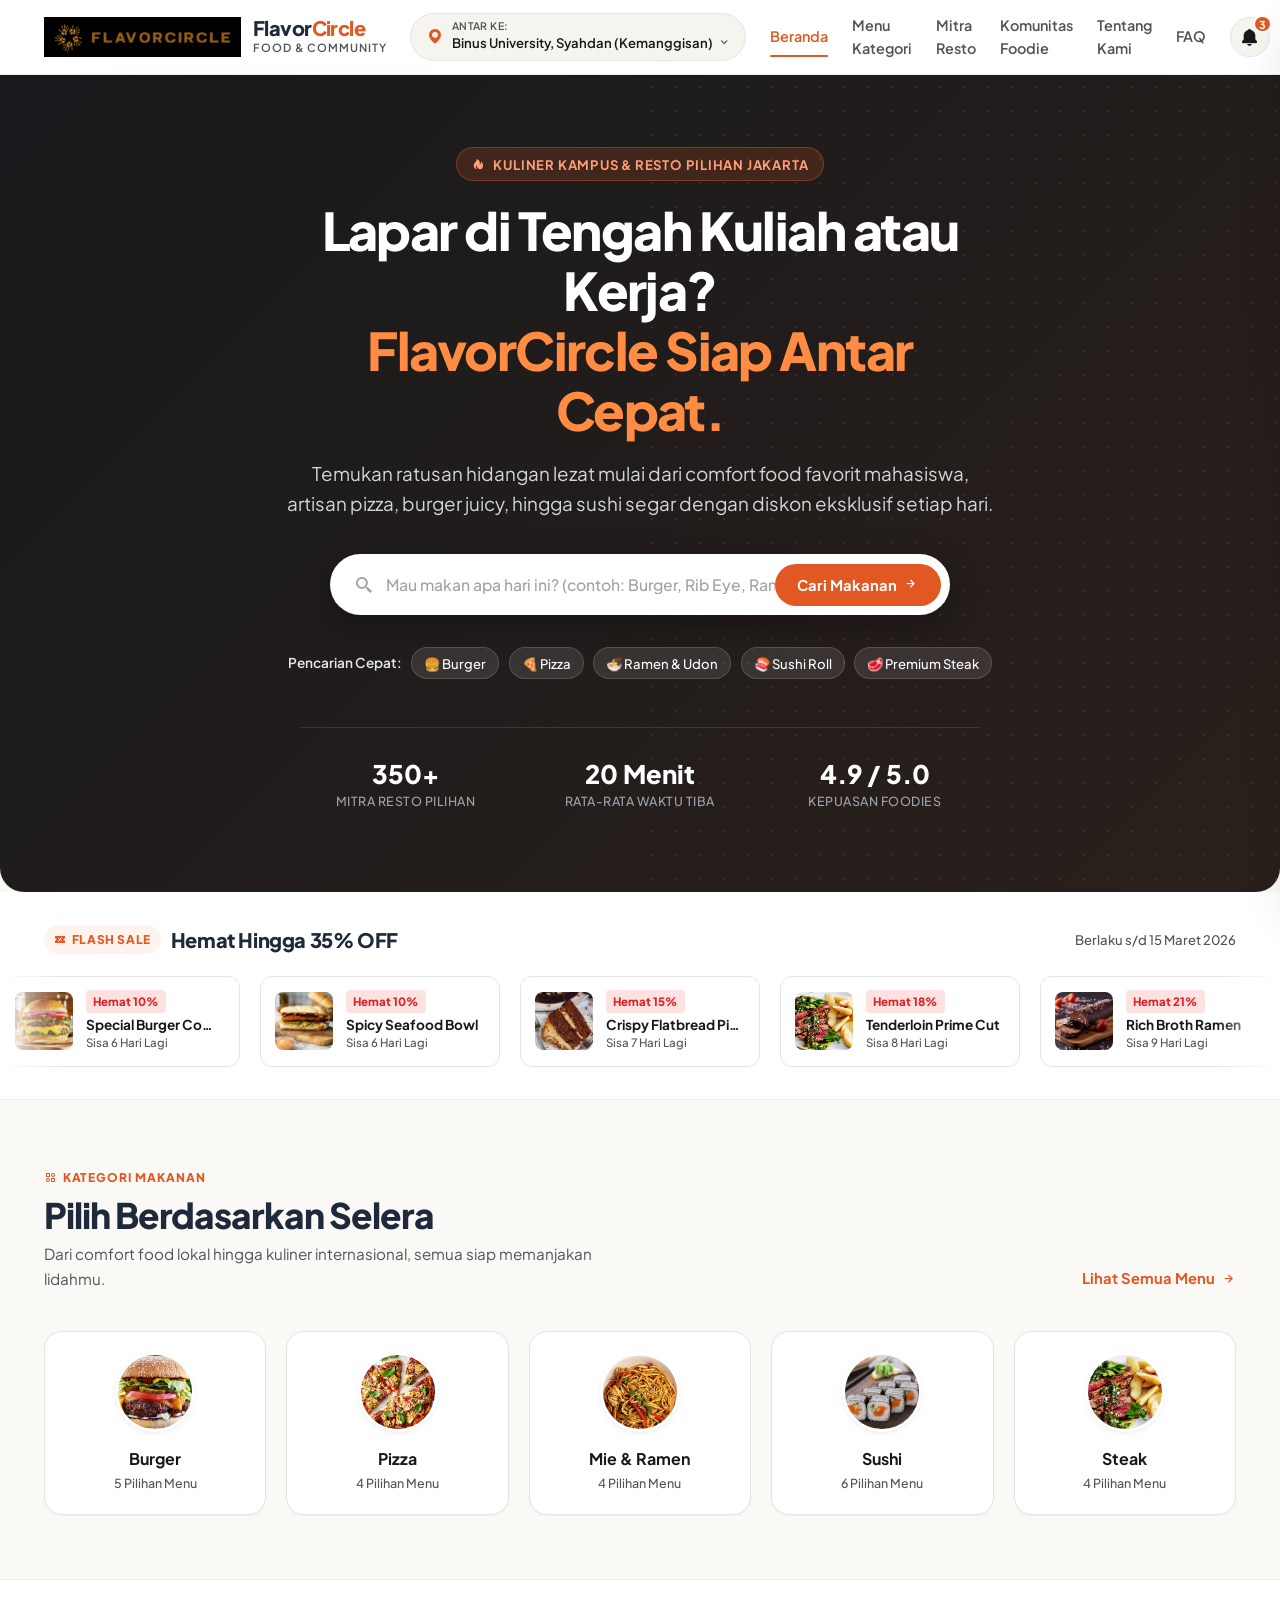
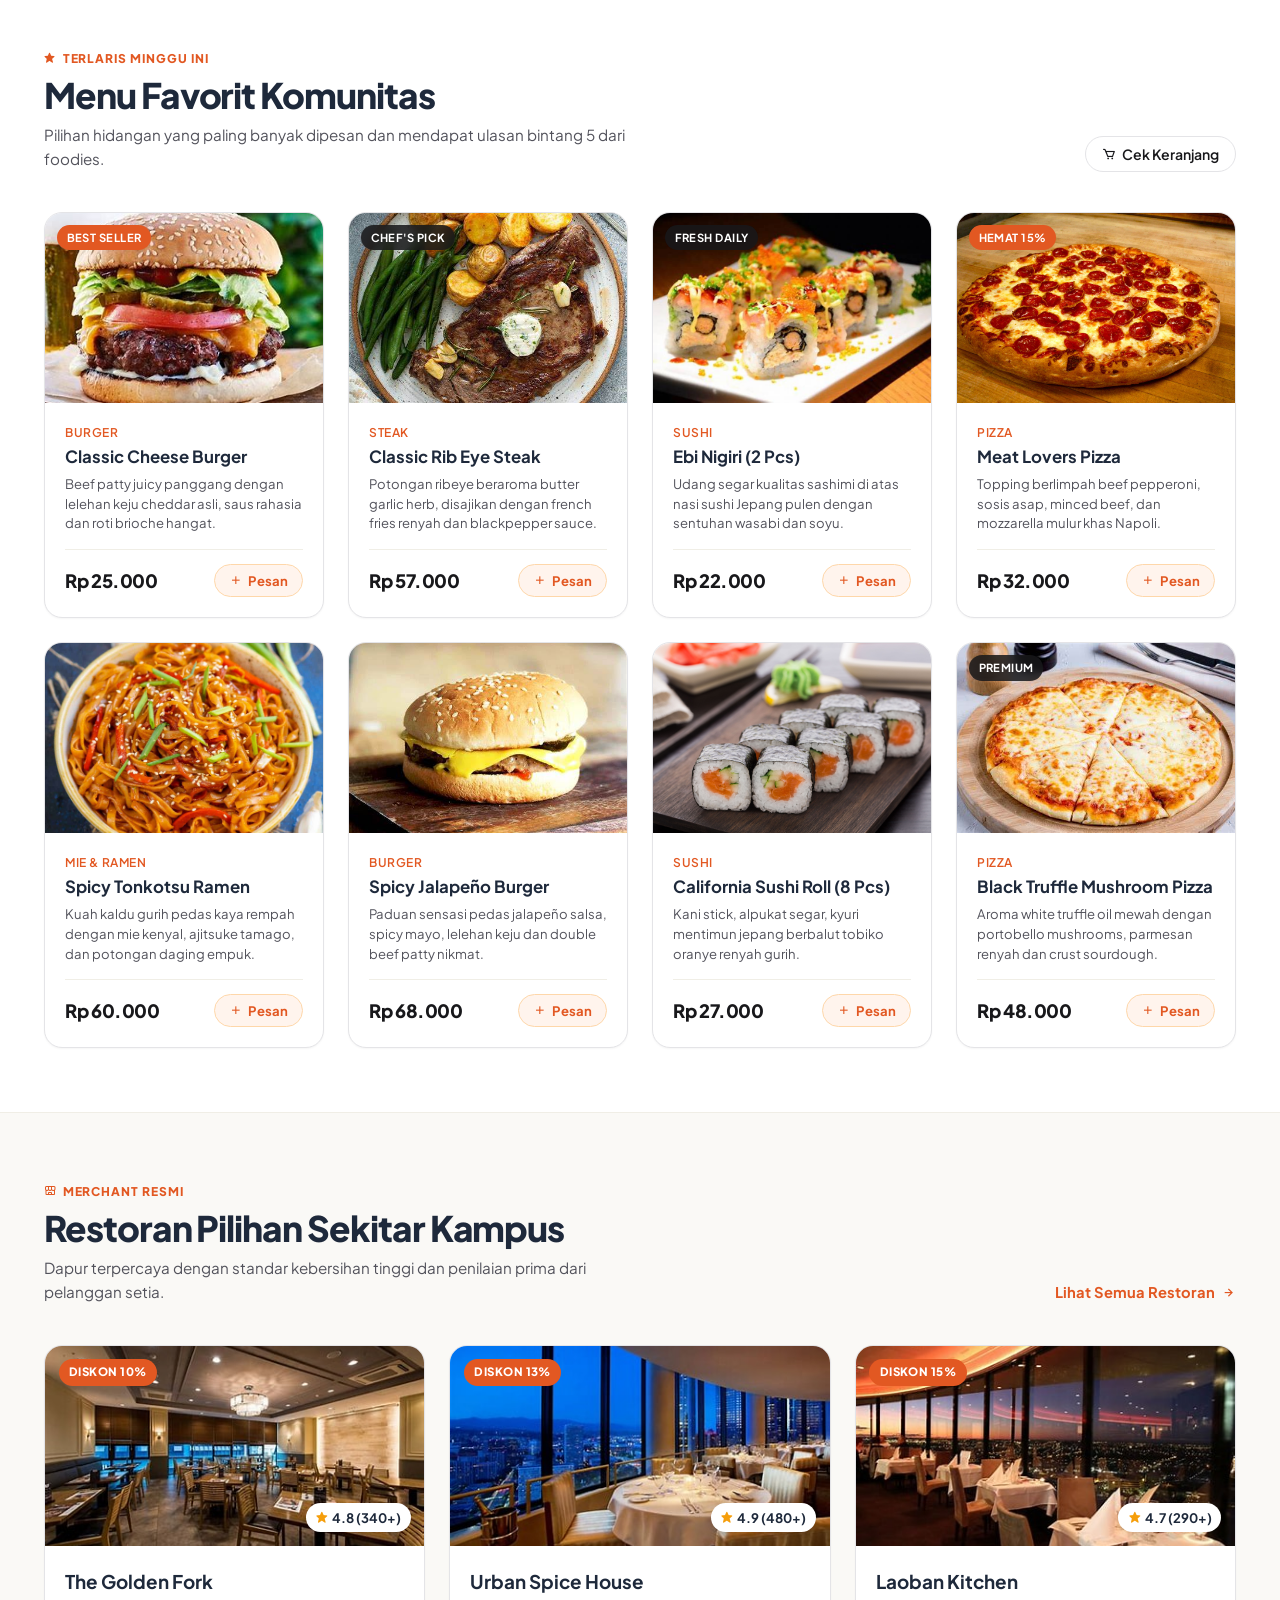
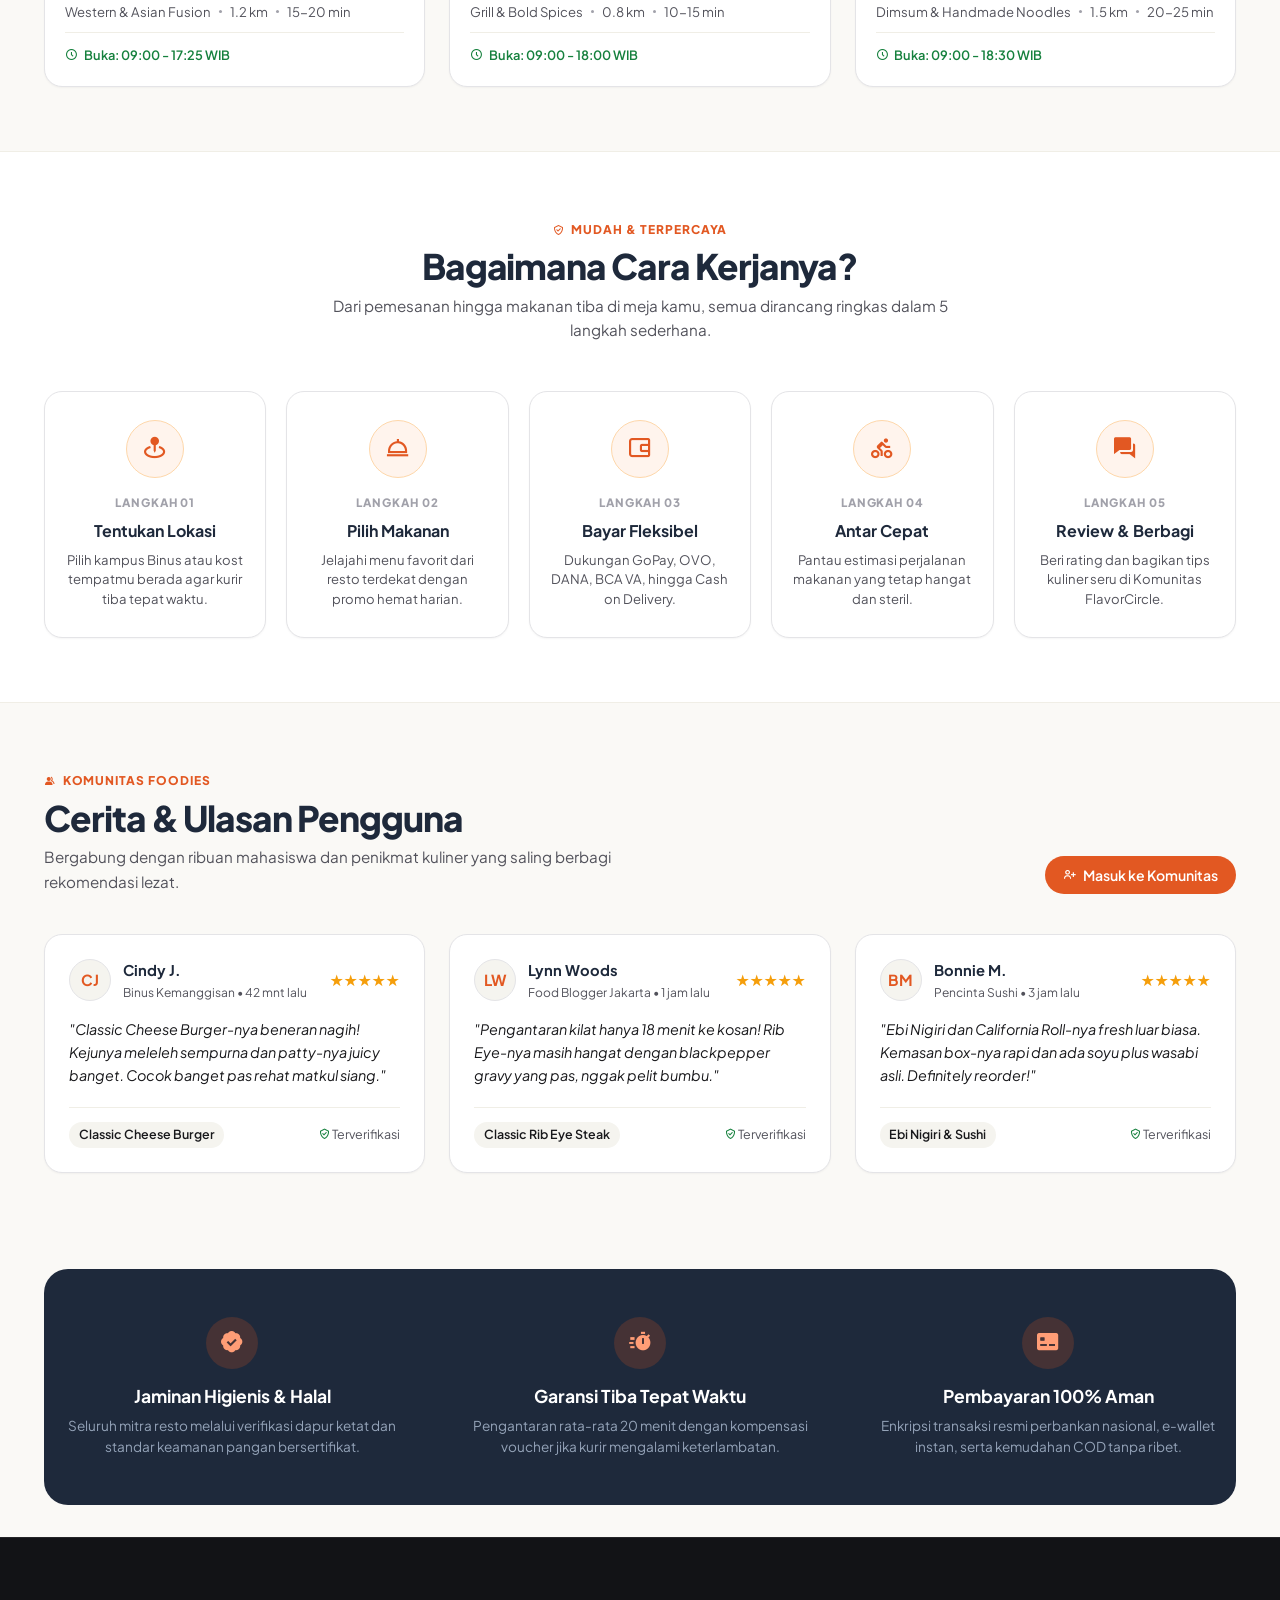
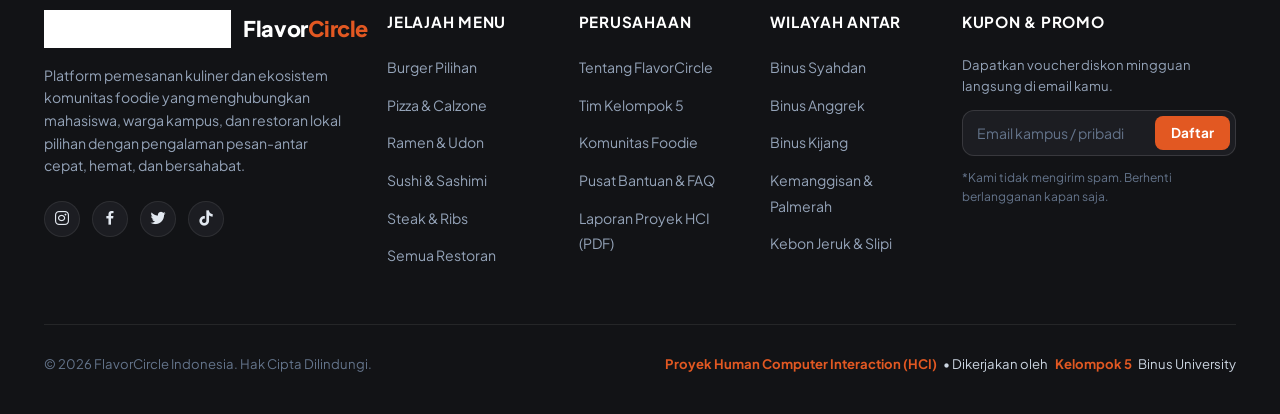
<file: FlavorCircle/index.html>
<!DOCTYPE html>
<html lang="id">
<head>
    <meta charset="UTF-8">
    <meta name="viewport" content="width=device-width, initial-scale=1.0">
    <title>FlavorCircle — Solusi Pesan Makanan Kampus & Komunitas Kuliner</title>
    <link rel="icon" href="assets/images/FC_logo.png" type="image/png">
    
    <!-- Boxicons -->
    <link href='https://unpkg.com/boxicons@2.1.4/css/boxicons.min.css' rel='stylesheet'>
    
    <!-- Core Style -->
    <link rel="stylesheet" href="assets/css/style.css">
    
    <!-- Main JS -->
    <script src="assets/js/main.js" defer></script>
</head>
<body>

    <!-- ============================== HEADER & NAVIGATION ============================== -->
    <header class="site-header">
        <div class="container header-inner">
            <!-- Brand -->
            <a href="index.html" class="brand" aria-label="FlavorCircle Beranda">
                <img src="assets/images/FC_logo.png" alt="FlavorCircle Logo" class="brand-logo-img">
                <div class="brand-text">
                    <span class="brand-title">Flavor<span>Circle</span></span>
                    <span class="brand-tag">Food & Community</span>
                </div>
            </a>

            <!-- Location Selector -->
            <div class="location-picker open-loc-modal" title="Klik untuk mengganti alamat pengantaran">
                <i class='bx bxs-map loc-pin'></i>
                <div class="loc-details">
                    <span class="loc-label">Antar ke:</span>
                    <span class="loc-name">
                        <span class="current-location-text">Binus University, Syahdan (Kemanggisan)</span>
                        <i class='bx bx-chevron-down loc-change-icon'></i>
                    </span>
                </div>
            </div>

            <!-- Navigation Links -->
            <nav class="nav-links">
                <a href="index.html" class="nav-link active">Beranda</a>
                <a href="#categories" class="nav-link">Menu Kategori</a>
                <a href="restaurant.html" class="nav-link">Mitra Resto</a>
                <a href="groups.html" class="nav-link">Komunitas Foodie</a>
                <a href="aboutFC.html" class="nav-link">Tentang Kami</a>
                <a href="faq.html" class="nav-link">FAQ</a>
            </nav>

            <!-- User Actions -->
            <div class="header-actions">
                <!-- Notification Bell -->
                <button class="icon-btn" title="Notifikasi Promo" onclick="showToast('Kamu memiliki 3 voucher diskon aktif!', 'bx-bell')">
                    <i class='bx bxs-bell'></i>
                    <span class="badge-count">3</span>
                </button>

                <!-- Cart Button -->
                <button class="cart-btn open-cart-trigger" aria-label="Buka Keranjang Pesanan">
                    <i class='bx bx-shopping-bag'></i>
                    <span>Pesanan</span>
                    <span class="cart-count-badge">0</span>
                </button>

                <!-- Auth Buttons -->
                <a href="loginPage.html" class="btn-primary-sm">
                    <i class='bx bx-user'></i>
                    <span>Masuk</span>
                </a>

                <!-- Mobile Hamburger Toggle -->
                <button class="mobile-toggle open-cart-trigger" aria-label="Menu Navigasi">
                    <i class='bx bx-menu'></i>
                </button>
            </div>
        </div>
    </header>

    <!-- ============================== HERO SECTION ============================== -->
    <section class="hero-section">
        <div class="hero-overlay-graphic"></div>
        <div class="container hero-content">
            <div class="hero-eyebrow">
                <i class='bx bxs-hot'></i>
                <span>Kuliner Kampus & Resto Pilihan Jakarta</span>
            </div>

            <h1 class="hero-title">
                Lapar di Tengah Kuliah atau Kerja?<br>
                <span class="highlight">FlavorCircle Siap Antar Cepat.</span>
            </h1>

            <p class="hero-subtitle">
                Temukan ratusan hidangan lezat mulai dari comfort food favorit mahasiswa, artisan pizza, burger juicy, hingga sushi segar dengan diskon eksklusif setiap hari.
            </p>

            <!-- Hero Search Input with Live Autocomplete -->
            <div class="hero-search-wrapper">
                <form class="hero-search-bar" onsubmit="return false;">
                    <i class='bx bx-search-alt-2 search-icon'></i>
                    <input type="text" id="heroSearchInput" class="hero-search-input" placeholder="Mau makan apa hari ini? (contoh: Burger, Rib Eye, Ramen, Sushi...)" autocomplete="off">
                    <button type="button" id="heroSearchBtn" class="hero-search-btn">
                        <span>Cari Makanan</span>
                        <i class='bx bx-right-arrow-alt'></i>
                    </button>
                </form>

                <!-- Autocomplete Dropdown -->
                <div id="searchResultsDropdown" class="search-results-dropdown"></div>
            </div>

            <!-- Quick Category Tags -->
            <div class="hero-quick-tags">
                <span>Pencarian Cepat:</span>
                <a href="burger.html" class="tag-pill">🍔 Burger</a>
                <a href="pizza.html" class="tag-pill">🍕 Pizza</a>
                <a href="noodles.html" class="tag-pill">🍜 Ramen & Udon</a>
                <a href="sushi.html" class="tag-pill">🍣 Sushi Roll</a>
                <a href="steak.html" class="tag-pill">🥩 Premium Steak</a>
            </div>

            <!-- Hero Stats Strip -->
            <div class="hero-stats">
                <div class="stat-item">
                    <div class="stat-num">350+</div>
                    <div class="stat-label">Mitra Resto Pilihan</div>
                </div>
                <div class="stat-item">
                    <div class="stat-num">20 Menit</div>
                    <div class="stat-label">Rata-rata Waktu Tiba</div>
                </div>
                <div class="stat-item">
                    <div class="stat-num">4.9 / 5.0</div>
                    <div class="stat-label">Kepuasan Foodies</div>
                </div>
            </div>
        </div>
    </section>

    <!-- ============================== DAILY PROMO TICKER ============================== -->
    <section class="promo-ticker-section" id="discounts">
        <div class="container">
            <div class="ticker-header">
                <div class="ticker-title-group">
                    <span class="ticker-badge"><i class='bx bxs-discount'></i> Flash Sale</span>
                    <h2 class="ticker-headline">Hemat Hingga 35% OFF</h2>
                </div>
                <span class="ticker-validity">Berlaku s/d 15 Maret 2026</span>
            </div>
        </div>

        <div class="ticker-track-wrapper">
            <div class="ticker-track">
                <!-- Promo Item 1 -->
                <a href="burger.html" class="promo-card">
                    <img src="assets/images/food1.jpg" alt="Special Burger Combo" class="promo-thumb">
                    <div class="promo-info">
                        <span class="promo-discount-badge">Hemat 10%</span>
                        <span class="promo-item-name">Special Burger Combo</span>
                        <span class="promo-remaining">Sisa 6 Hari Lagi</span>
                    </div>
                </a>

                <!-- Promo Item 2 -->
                <a href="noodles.html" class="promo-card">
                    <img src="assets/images/food4.jpg" alt="Spicy Seafood Bowl" class="promo-thumb">
                    <div class="promo-info">
                        <span class="promo-discount-badge">Hemat 10%</span>
                        <span class="promo-item-name">Spicy Seafood Bowl</span>
                        <span class="promo-remaining">Sisa 6 Hari Lagi</span>
                    </div>
                </a>

                <!-- Promo Item 3 -->
                <a href="pizza.html" class="promo-card">
                    <img src="assets/images/food2.jpg" alt="Crispy Flatbread Pizza" class="promo-thumb">
                    <div class="promo-info">
                        <span class="promo-discount-badge">Hemat 15%</span>
                        <span class="promo-item-name">Crispy Flatbread Pizza</span>
                        <span class="promo-remaining">Sisa 7 Hari Lagi</span>
                    </div>
                </a>

                <!-- Promo Item 4 -->
                <a href="steak.html" class="promo-card">
                    <img src="assets/images/steak.jpeg" alt="Tenderloin Steak" class="promo-thumb">
                    <div class="promo-info">
                        <span class="promo-discount-badge">Hemat 18%</span>
                        <span class="promo-item-name">Tenderloin Prime Cut</span>
                        <span class="promo-remaining">Sisa 8 Hari Lagi</span>
                    </div>
                </a>

                <!-- Promo Item 5 -->
                <a href="noodles.html" class="promo-card">
                    <img src="assets/images/food3.jpg" alt="Rich Broth Ramen" class="promo-thumb">
                    <div class="promo-info">
                        <span class="promo-discount-badge">Hemat 21%</span>
                        <span class="promo-item-name">Rich Broth Ramen</span>
                        <span class="promo-remaining">Sisa 9 Hari Lagi</span>
                    </div>
                </a>

                <!-- Promo Item 6 -->
                <a href="burger.html" class="promo-card">
                    <img src="assets/images/burger.jpeg" alt="Double Beef Burger" class="promo-thumb">
                    <div class="promo-info">
                        <span class="promo-discount-badge">Hemat 25%</span>
                        <span class="promo-item-name">Double Beef Burger</span>
                        <span class="promo-remaining">Sisa 10 Hari Lagi</span>
                    </div>
                </a>

                <!-- Promo Item 7 -->
                <a href="restaurant.html" class="promo-card">
                    <img src="assets/images/subway.jpeg" alt="Italian B.M.T Sub" class="promo-thumb">
                    <div class="promo-info">
                        <span class="promo-discount-badge">Hemat 35%</span>
                        <span class="promo-item-name">Italian B.M.T Sub</span>
                        <span class="promo-remaining">Sisa 11 Hari Lagi</span>
                    </div>
                </a>

                <!-- Duplicate for seamless looping -->
                <a href="burger.html" class="promo-card">
                    <img src="assets/images/food1.jpg" alt="Special Burger Combo" class="promo-thumb">
                    <div class="promo-info">
                        <span class="promo-discount-badge">Hemat 10%</span>
                        <span class="promo-item-name">Special Burger Combo</span>
                        <span class="promo-remaining">Sisa 6 Hari Lagi</span>
                    </div>
                </a>
                <a href="noodles.html" class="promo-card">
                    <img src="assets/images/food4.jpg" alt="Spicy Seafood Bowl" class="promo-thumb">
                    <div class="promo-info">
                        <span class="promo-discount-badge">Hemat 10%</span>
                        <span class="promo-item-name">Spicy Seafood Bowl</span>
                        <span class="promo-remaining">Sisa 6 Hari Lagi</span>
                    </div>
                </a>
            </div>
        </div>
    </section>

    <!-- ============================== SEARCH BY CATEGORY ============================== -->
    <section class="section-wrapper" id="categories">
        <div class="container">
            <div class="section-head">
                <div class="section-title-group">
                    <span class="section-badge"><i class='bx bx-category-alt'></i> Kategori Makanan</span>
                    <h2 class="section-title">Pilih Berdasarkan Selera</h2>
                    <p class="section-subtitle">Dari comfort food lokal hingga kuliner internasional, semua siap memanjakan lidahmu.</p>
                </div>
                <a href="restaurant.html" class="section-action-link">
                    <span>Lihat Semua Menu</span>
                    <i class='bx bx-right-arrow-alt'></i>
                </a>
            </div>

            <div class="category-pills-grid">
                <!-- Category 1: Burger -->
                <a href="burger.html" class="category-card">
                    <div class="category-img-box">
                        <img src="assets/images/burger.jpeg" alt="Burger Category">
                    </div>
                    <h3 class="category-card-name">Burger</h3>
                    <span class="category-card-count">5 Pilihan Menu</span>
                </a>

                <!-- Category 2: Pizza -->
                <a href="pizza.html" class="category-card">
                    <div class="category-img-box">
                        <img src="assets/images/pizza.jpeg" alt="Pizza Category">
                    </div>
                    <h3 class="category-card-name">Pizza</h3>
                    <span class="category-card-count">4 Pilihan Menu</span>
                </a>

                <!-- Category 3: Noodles -->
                <a href="noodles.html" class="category-card">
                    <div class="category-img-box">
                        <img src="assets/images/noodles.jpeg" alt="Noodles Category">
                    </div>
                    <h3 class="category-card-name">Mie & Ramen</h3>
                    <span class="category-card-count">4 Pilihan Menu</span>
                </a>

                <!-- Category 4: Sushi -->
                <a href="sushi.html" class="category-card">
                    <div class="category-img-box">
                        <img src="assets/images/sushi.jpeg" alt="Sushi Category">
                    </div>
                    <h3 class="category-card-name">Sushi</h3>
                    <span class="category-card-count">6 Pilihan Menu</span>
                </a>

                <!-- Category 5: Steak -->
                <a href="steak.html" class="category-card">
                    <div class="category-img-box">
                        <img src="assets/images/steak.jpeg" alt="Steak Category">
                    </div>
                    <h3 class="category-card-name">Steak</h3>
                    <span class="category-card-count">4 Pilihan Menu</span>
                </a>
            </div>
        </div>
    </section>

    <!-- ============================== POPULAR ITEMS ============================== -->
    <section class="section-wrapper section-alt" id="popular">
        <div class="container">
            <div class="section-head">
                <div class="section-title-group">
                    <span class="section-badge"><i class='bx bxs-star'></i> Terlaris Minggu Ini</span>
                    <h2 class="section-title">Menu Favorit Komunitas</h2>
                    <p class="section-subtitle">Pilihan hidangan yang paling banyak dipesan dan mendapat ulasan bintang 5 dari foodies.</p>
                </div>
                <button class="btn-outline-sm open-cart-trigger">
                    <i class='bx bx-cart'></i>
                    <span>Cek Keranjang</span>
                </button>
            </div>

            <div class="dishes-grid">
                <!-- Dish 1 -->
                <div class="dish-card">
                    <div class="dish-media">
                        <img src="assets/images/burger.jpeg" alt="Classic Cheese Burger">
                        <span class="dish-badge promo">Best Seller</span>
                    </div>
                    <div class="dish-content">
                        <span class="dish-category">Burger</span>
                        <h3 class="dish-title">Classic Cheese Burger</h3>
                        <p class="dish-desc">Beef patty juicy panggang dengan lelehan keju cheddar asli, saus rahasia dan roti brioche hangat.</p>
                        <div class="dish-footer">
                            <span class="dish-price">Rp 25.000</span>
                            <button class="add-cart-btn" onclick="addToCart({name: 'Classic Cheese Burger', price: 25000, img: 'assets/images/burger.jpeg', category: 'Burger'})">
                                <i class='bx bx-plus'></i>
                                <span>Pesan</span>
                            </button>
                        </div>
                    </div>
                </div>

                <!-- Dish 2 -->
                <div class="dish-card">
                    <div class="dish-media">
                        <img src="assets/images/st1.jpeg" alt="Classic Rib Eye">
                        <span class="dish-badge">Chef's Pick</span>
                    </div>
                    <div class="dish-content">
                        <span class="dish-category">Steak</span>
                        <h3 class="dish-title">Classic Rib Eye Steak</h3>
                        <p class="dish-desc">Potongan ribeye beraroma butter garlic herb, disajikan dengan french fries renyah dan blackpepper sauce.</p>
                        <div class="dish-footer">
                            <span class="dish-price">Rp 57.000</span>
                            <button class="add-cart-btn" onclick="addToCart({name: 'Classic Rib Eye Steak', price: 57000, img: 'assets/images/st1.jpeg', category: 'Steak'})">
                                <i class='bx bx-plus'></i>
                                <span>Pesan</span>
                            </button>
                        </div>
                    </div>
                </div>

                <!-- Dish 3 -->
                <div class="dish-card">
                    <div class="dish-media">
                        <img src="assets/images/s3.jpeg" alt="Ebi Nigiri Sushi">
                        <span class="dish-badge">Fresh Daily</span>
                    </div>
                    <div class="dish-content">
                        <span class="dish-category">Sushi</span>
                        <h3 class="dish-title">Ebi Nigiri (2 Pcs)</h3>
                        <p class="dish-desc">Udang segar kualitas sashimi di atas nasi sushi Jepang pulen dengan sentuhan wasabi dan soyu.</p>
                        <div class="dish-footer">
                            <span class="dish-price">Rp 22.000</span>
                            <button class="add-cart-btn" onclick="addToCart({name: 'Ebi Nigiri (2 Pcs)', price: 22000, img: 'assets/images/s3.jpeg', category: 'Sushi'})">
                                <i class='bx bx-plus'></i>
                                <span>Pesan</span>
                            </button>
                        </div>
                    </div>
                </div>

                <!-- Dish 4 -->
                <div class="dish-card">
                    <div class="dish-media">
                        <img src="assets/images/p3.jpg" alt="Meat Lovers Pizza">
                        <span class="dish-badge promo">Hemat 15%</span>
                    </div>
                    <div class="dish-content">
                        <span class="dish-category">Pizza</span>
                        <h3 class="dish-title">Meat Lovers Pizza</h3>
                        <p class="dish-desc">Topping berlimpah beef pepperoni, sosis asap, minced beef, dan mozzarella mulur khas Napoli.</p>
                        <div class="dish-footer">
                            <span class="dish-price">Rp 32.000</span>
                            <button class="add-cart-btn" onclick="addToCart({name: 'Meat Lovers Pizza', price: 32000, img: 'assets/images/p3.jpg', category: 'Pizza'})">
                                <i class='bx bx-plus'></i>
                                <span>Pesan</span>
                            </button>
                        </div>
                    </div>
                </div>

                <!-- Dish 5 -->
                <div class="dish-card">
                    <div class="dish-media">
                        <img src="assets/images/n1.jpg" alt="Spicy Ramen">
                    </div>
                    <div class="dish-content">
                        <span class="dish-category">Mie & Ramen</span>
                        <h3 class="dish-title">Spicy Tonkotsu Ramen</h3>
                        <p class="dish-desc">Kuah kaldu gurih pedas kaya rempah dengan mie kenyal, ajitsuke tamago, dan potongan daging empuk.</p>
                        <div class="dish-footer">
                            <span class="dish-price">Rp 60.000</span>
                            <button class="add-cart-btn" onclick="addToCart({name: 'Spicy Tonkotsu Ramen', price: 60000, img: 'assets/images/n1.jpg', category: 'Noodles'})">
                                <i class='bx bx-plus'></i>
                                <span>Pesan</span>
                            </button>
                        </div>
                    </div>
                </div>

                <!-- Dish 6 -->
                <div class="dish-card">
                    <div class="dish-media">
                        <img src="assets/images/b1.jpeg" alt="Spicy Jalapeño Burger">
                    </div>
                    <div class="dish-content">
                        <span class="dish-category">Burger</span>
                        <h3 class="dish-title">Spicy Jalapeño Burger</h3>
                        <p class="dish-desc">Paduan sensasi pedas jalapeño salsa, spicy mayo, lelehan keju dan double beef patty nikmat.</p>
                        <div class="dish-footer">
                            <span class="dish-price">Rp 68.000</span>
                            <button class="add-cart-btn" onclick="addToCart({name: 'Spicy Jalapeño Burger', price: 68000, img: 'assets/images/b1.jpeg', category: 'Burger'})">
                                <i class='bx bx-plus'></i>
                                <span>Pesan</span>
                            </button>
                        </div>
                    </div>
                </div>

                <!-- Dish 7 -->
                <div class="dish-card">
                    <div class="dish-media">
                        <img src="assets/images/sushi.jpeg" alt="California Roll">
                    </div>
                    <div class="dish-content">
                        <span class="dish-category">Sushi</span>
                        <h3 class="dish-title">California Sushi Roll (8 Pcs)</h3>
                        <p class="dish-desc">Kani stick, alpukat segar, kyuri mentimun jepang berbalut tobiko oranye renyah gurih.</p>
                        <div class="dish-footer">
                            <span class="dish-price">Rp 27.000</span>
                            <button class="add-cart-btn" onclick="addToCart({name: 'California Sushi Roll (8 Pcs)', price: 27000, img: 'assets/images/sushi.jpeg', category: 'Sushi'})">
                                <i class='bx bx-plus'></i>
                                <span>Pesan</span>
                            </button>
                        </div>
                    </div>
                </div>

                <!-- Dish 8 -->
                <div class="dish-card">
                    <div class="dish-media">
                        <img src="assets/images/p4.jpeg" alt="Truffle Pizza">
                        <span class="dish-badge">Premium</span>
                    </div>
                    <div class="dish-content">
                        <span class="dish-category">Pizza</span>
                        <h3 class="dish-title">Black Truffle Mushroom Pizza</h3>
                        <p class="dish-desc">Aroma white truffle oil mewah dengan portobello mushrooms, parmesan renyah dan crust sourdough.</p>
                        <div class="dish-footer">
                            <span class="dish-price">Rp 48.000</span>
                            <button class="add-cart-btn" onclick="addToCart({name: 'Black Truffle Mushroom Pizza', price: 48000, img: 'assets/images/p4.jpeg', category: 'Pizza'})">
                                <i class='bx bx-plus'></i>
                                <span>Pesan</span>
                            </button>
                        </div>
                    </div>
                </div>
            </div>
        </div>
    </section>

    <!-- ============================== PARTNER RESTAURANTS ============================== -->
    <section class="section-wrapper" id="restaurants">
        <div class="container">
            <div class="section-head">
                <div class="section-title-group">
                    <span class="section-badge"><i class='bx bx-store-alt'></i> Merchant Resmi</span>
                    <h2 class="section-title">Restoran Pilihan Sekitar Kampus</h2>
                    <p class="section-subtitle">Dapur terpercaya dengan standar kebersihan tinggi dan penilaian prima dari pelanggan setia.</p>
                </div>
                <a href="restaurant.html" class="section-action-link">
                    <span>Lihat Semua Restoran</span>
                    <i class='bx bx-right-arrow-alt'></i>
                </a>
            </div>

            <div class="restaurants-grid">
                <!-- Restaurant 1 -->
                <div class="restaurant-card">
                    <div class="restaurant-media">
                        <img src="assets/images/res1.jpeg" alt="The Golden Fork">
                        <span class="restaurant-offer-tag">Diskon 10%</span>
                        <div class="restaurant-pill-rating">
                            <i class='bx bxs-star'></i>
                            <span>4.8 (340+)</span>
                        </div>
                    </div>
                    <div class="restaurant-content">
                        <h3 class="restaurant-title">The Golden Fork</h3>
                        <div class="restaurant-meta">
                            <span>Western & Asian Fusion</span>
                            <span class="meta-dot"></span>
                            <span>1.2 km</span>
                            <span class="meta-dot"></span>
                            <span>15-20 min</span>
                        </div>
                        <div class="restaurant-hours">
                            <i class='bx bx-time-five'></i>
                            <span>Buka: 09:00 - 17:25 WIB</span>
                        </div>
                    </div>
                </div>

                <!-- Restaurant 2 -->
                <div class="restaurant-card">
                    <div class="restaurant-media">
                        <img src="assets/images/res2.jpeg" alt="Urban Spice House">
                        <span class="restaurant-offer-tag">Diskon 13%</span>
                        <div class="restaurant-pill-rating">
                            <i class='bx bxs-star'></i>
                            <span>4.9 (480+)</span>
                        </div>
                    </div>
                    <div class="restaurant-content">
                        <h3 class="restaurant-title">Urban Spice House</h3>
                        <div class="restaurant-meta">
                            <span>Grill & Bold Spices</span>
                            <span class="meta-dot"></span>
                            <span>0.8 km</span>
                            <span class="meta-dot"></span>
                            <span>10-15 min</span>
                        </div>
                        <div class="restaurant-hours">
                            <i class='bx bx-time-five'></i>
                            <span>Buka: 09:00 - 18:00 WIB</span>
                        </div>
                    </div>
                </div>

                <!-- Restaurant 3 -->
                <div class="restaurant-card">
                    <div class="restaurant-media">
                        <img src="assets/images/res3.jpeg" alt="Laoban Kitchen">
                        <span class="restaurant-offer-tag">Diskon 15%</span>
                        <div class="restaurant-pill-rating">
                            <i class='bx bxs-star'></i>
                            <span>4.7 (290+)</span>
                        </div>
                    </div>
                    <div class="restaurant-content">
                        <h3 class="restaurant-title">Laoban Kitchen</h3>
                        <div class="restaurant-meta">
                            <span>Dimsum & Handmade Noodles</span>
                            <span class="meta-dot"></span>
                            <span>1.5 km</span>
                            <span class="meta-dot"></span>
                            <span>20-25 min</span>
                        </div>
                        <div class="restaurant-hours">
                            <i class='bx bx-time-five'></i>
                            <span>Buka: 09:00 - 18:30 WIB</span>
                        </div>
                    </div>
                </div>
            </div>
        </div>
    </section>

    <!-- ============================== HOW FLAVORCIRCLE WORKS ============================== -->
    <section class="section-wrapper section-alt">
        <div class="container">
            <div class="section-head" style="justify-content: center; text-align: center; margin-bottom: 3rem;">
                <div class="section-title-group" style="max-width: 650px;">
                    <span class="section-badge"><i class='bx bx-check-shield'></i> Mudah & Terpercaya</span>
                    <h2 class="section-title">Bagaimana Cara Kerjanya?</h2>
                    <p class="section-subtitle">Dari pemesanan hingga makanan tiba di meja kamu, semua dirancang ringkas dalam 5 langkah sederhana.</p>
                </div>
            </div>

            <div class="steps-grid">
                <!-- Step 1 -->
                <div class="step-card">
                    <div class="step-icon-wrapper">
                        <i class='bx bxs-map-pin'></i>
                    </div>
                    <span class="step-number">Langkah 01</span>
                    <h3 class="step-name">Tentukan Lokasi</h3>
                    <p class="step-desc">Pilih kampus Binus atau kost tempatmu berada agar kurir tiba tepat waktu.</p>
                </div>

                <!-- Step 2 -->
                <div class="step-card">
                    <div class="step-icon-wrapper">
                        <i class='bx bx-dish'></i>
                    </div>
                    <span class="step-number">Langkah 02</span>
                    <h3 class="step-name">Pilih Makanan</h3>
                    <p class="step-desc">Jelajahi menu favorit dari resto terdekat dengan promo hemat harian.</p>
                </div>

                <!-- Step 3 -->
                <div class="step-card">
                    <div class="step-icon-wrapper">
                        <i class='bx bx-wallet-alt'></i>
                    </div>
                    <span class="step-number">Langkah 03</span>
                    <h3 class="step-name">Bayar Fleksibel</h3>
                    <p class="step-desc">Dukungan GoPay, OVO, DANA, BCA VA, hingga Cash on Delivery.</p>
                </div>

                <!-- Step 4 -->
                <div class="step-card">
                    <div class="step-icon-wrapper">
                        <i class='bx bx-cycling'></i>
                    </div>
                    <span class="step-number">Langkah 04</span>
                    <h3 class="step-name">Antar Cepat</h3>
                    <p class="step-desc">Pantau estimasi perjalanan makanan yang tetap hangat dan steril.</p>
                </div>

                <!-- Step 5 -->
                <div class="step-card">
                    <div class="step-icon-wrapper">
                        <i class='bx bxs-conversation'></i>
                    </div>
                    <span class="step-number">Langkah 05</span>
                    <h3 class="step-name">Review & Berbagi</h3>
                    <p class="step-desc">Beri rating dan bagikan tips kuliner seru di Komunitas FlavorCircle.</p>
                </div>
            </div>
        </div>
    </section>

    <!-- ============================== COMMUNITY SPOTLIGHT ============================== -->
    <section class="section-wrapper" id="community">
        <div class="container">
            <div class="section-head">
                <div class="section-title-group">
                    <span class="section-badge"><i class='bx bxs-group'></i> Komunitas Foodies</span>
                    <h2 class="section-title">Cerita & Ulasan Pengguna</h2>
                    <p class="section-subtitle">Bergabung dengan ribuan mahasiswa dan penikmat kuliner yang saling berbagi rekomendasi lezat.</p>
                </div>
                <a href="groups.html" class="btn-primary-sm">
                    <i class='bx bx-user-plus'></i>
                    <span>Masuk ke Komunitas</span>
                </a>
            </div>

            <div class="reviews-grid">
                <!-- Review 1 -->
                <div class="review-card">
                    <div class="review-card-head">
                        <div class="reviewer-profile">
                            <div class="reviewer-avatar">CJ</div>
                            <div class="reviewer-info">
                                <span class="reviewer-name">Cindy J.</span>
                                <span class="reviewer-meta">Binus Kemanggisan • 42 mnt lalu</span>
                            </div>
                        </div>
                        <div class="review-rating-stars">★★★★★</div>
                    </div>
                    <p class="review-quote">
                        "Classic Cheese Burger-nya beneran nagih! Kejunya meleleh sempurna dan patty-nya juicy banget. Cocok banget pas rehat matkul siang."
                    </p>
                    <div class="review-card-footer">
                        <span class="review-dish-tag">Classic Cheese Burger</span>
                        <span><i class='bx bx-check-shield' style="color: var(--forest);"></i> Terverifikasi</span>
                    </div>
                </div>

                <!-- Review 2 -->
                <div class="review-card">
                    <div class="review-card-head">
                        <div class="reviewer-profile">
                            <div class="reviewer-avatar">LW</div>
                            <div class="reviewer-info">
                                <span class="reviewer-name">Lynn Woods</span>
                                <span class="reviewer-meta">Food Blogger Jakarta • 1 jam lalu</span>
                            </div>
                        </div>
                        <div class="review-rating-stars">★★★★★</div>
                    </div>
                    <p class="review-quote">
                        "Pengantaran kilat hanya 18 menit ke kosan! Rib Eye-nya masih hangat dengan blackpepper gravy yang pas, nggak pelit bumbu."
                    </p>
                    <div class="review-card-footer">
                        <span class="review-dish-tag">Classic Rib Eye Steak</span>
                        <span><i class='bx bx-check-shield' style="color: var(--forest);"></i> Terverifikasi</span>
                    </div>
                </div>

                <!-- Review 3 -->
                <div class="review-card">
                    <div class="review-card-head">
                        <div class="reviewer-profile">
                            <div class="reviewer-avatar">BM</div>
                            <div class="reviewer-info">
                                <span class="reviewer-name">Bonnie M.</span>
                                <span class="reviewer-meta">Pencinta Sushi • 3 jam lalu</span>
                            </div>
                        </div>
                        <div class="review-rating-stars">★★★★★</div>
                    </div>
                    <p class="review-quote">
                        "Ebi Nigiri dan California Roll-nya fresh luar biasa. Kemasan box-nya rapi dan ada soyu plus wasabi asli. Definitely reorder!"
                    </p>
                    <div class="review-card-footer">
                        <span class="review-dish-tag">Ebi Nigiri & Sushi</span>
                        <span><i class='bx bx-check-shield' style="color: var(--forest);"></i> Terverifikasi</span>
                    </div>
                </div>
            </div>
        </div>
    </section>

    <!-- ============================== TRUST & SAFETY BANNER ============================== -->
    <div class="container">
        <div class="trust-strip">
            <div class="trust-grid">
                <div class="trust-item">
                    <div class="trust-icon"><i class='bx bxs-badge-check'></i></div>
                    <h4 class="trust-title">Jaminan Higienis & Halal</h4>
                    <p class="trust-desc">Seluruh mitra resto melalui verifikasi dapur ketat dan standar keamanan pangan bersertifikat.</p>
                </div>
                <div class="trust-item">
                    <div class="trust-icon"><i class='bx bxs-timer'></i></div>
                    <h4 class="trust-title">Garansi Tiba Tepat Waktu</h4>
                    <p class="trust-desc">Pengantaran rata-rata 20 menit dengan kompensasi voucher jika kurir mengalami keterlambatan.</p>
                </div>
                <div class="trust-item">
                    <div class="trust-icon"><i class='bx bxs-credit-card-front'></i></div>
                    <h4 class="trust-title">Pembayaran 100% Aman</h4>
                    <p class="trust-desc">Enkripsi transaksi resmi perbankan nasional, e-wallet instan, serta kemudahan COD tanpa ribet.</p>
                </div>
            </div>
        </div>
    </div>

    <!-- ============================== FOOTER ============================== -->
    <footer class="site-footer">
        <div class="container">
            <div class="footer-top">
                <!-- Brand Info -->
                <div class="footer-brand">
                    <div class="footer-logo">
                        <img src="assets/images/FC_logo.png" alt="FlavorCircle Logo">
                        <span class="footer-logo-text">Flavor<span>Circle</span></span>
                    </div>
                    <p class="footer-about">
                        Platform pemesanan kuliner dan ekosistem komunitas foodie yang menghubungkan mahasiswa, warga kampus, dan restoran lokal pilihan dengan pengalaman pesan-antar cepat, hemat, dan bersahabat.
                    </p>
                    <div class="footer-social-links">
                        <a href="#" class="social-icon-btn" aria-label="Instagram"><i class='bx bxl-instagram'></i></a>
                        <a href="#" class="social-icon-btn" aria-label="Facebook"><i class='bx bxl-facebook'></i></a>
                        <a href="#" class="social-icon-btn" aria-label="Twitter"><i class='bx bxl-twitter'></i></a>
                        <a href="#" class="social-icon-btn" aria-label="TikTok"><i class='bx bxl-tiktok'></i></a>
                    </div>
                </div>

                <!-- Navigation Columns -->
                <div class="footer-col">
                    <h4 class="footer-col-title">Jelajah Menu</h4>
                    <ul class="footer-links-list">
                        <li><a href="burger.html">Burger Pilihan</a></li>
                        <li><a href="pizza.html">Pizza & Calzone</a></li>
                        <li><a href="noodles.html">Ramen & Udon</a></li>
                        <li><a href="sushi.html">Sushi & Sashimi</a></li>
                        <li><a href="steak.html">Steak & Ribs</a></li>
                        <li><a href="restaurant.html">Semua Restoran</a></li>
                    </ul>
                </div>

                <div class="footer-col">
                    <h4 class="footer-col-title">Perusahaan</h4>
                    <ul class="footer-links-list">
                        <li><a href="aboutFC.html">Tentang FlavorCircle</a></li>
                        <li><a href="aboutFC.html#team">Tim Kelompok 5</a></li>
                        <li><a href="groups.html">Komunitas Foodie</a></li>
                        <li><a href="faq.html">Pusat Bantuan & FAQ</a></li>
                        <li><a href="docs/Kelompok 5 FlavorCircle.pdf" target="_blank">Laporan Proyek HCI (PDF)</a></li>
                    </ul>
                </div>

                <div class="footer-col">
                    <h4 class="footer-col-title">Wilayah Antar</h4>
                    <ul class="footer-links-list">
                        <li><a href="#">Binus Syahdan</a></li>
                        <li><a href="#">Binus Anggrek</a></li>
                        <li><a href="#">Binus Kijang</a></li>
                        <li><a href="#">Kemanggisan & Palmerah</a></li>
                        <li><a href="#">Kebon Jeruk & Slipi</a></li>
                    </ul>
                </div>

                <!-- Newsletter Column -->
                <div class="footer-col">
                    <h4 class="footer-col-title">Kupon & Promo</h4>
                    <p style="font-size: 0.82rem; color: #94a3b8; margin-bottom: 0.85rem;">Dapatkan voucher diskon mingguan langsung di email kamu.</p>
                    <form class="newsletter-form">
                        <div class="newsletter-input-group">
                            <input type="email" placeholder="Email kampus / pribadi" class="newsletter-input" required>
                            <button type="submit" class="newsletter-btn">Daftar</button>
                        </div>
                        <span class="newsletter-hint">*Kami tidak mengirim spam. Berhenti berlangganan kapan saja.</span>
                    </form>
                </div>
            </div>

            <!-- Footer Bottom -->
            <div class="footer-bottom">
                <p>© 2026 FlavorCircle Indonesia. Hak Cipta Dilindungi.</p>
                <div class="team-credit">
                    <span>Proyek Human Computer Interaction (HCI)</span> • Dikerjakan oleh <span>Kelompok 5</span> Binus University
                </div>
            </div>
        </div>
    </footer>

    <!-- ============================== SLIDE-OVER CART DRAWER ============================== -->
    <div id="cartDrawerOverlay" class="cart-drawer-overlay close-cart-trigger"></div>
    <aside id="cartDrawer" class="cart-drawer" aria-label="Keranjang Belanja">
        <div class="cart-drawer-head">
            <h3 class="cart-drawer-title">
                <i class='bx bx-shopping-bag' style="color: var(--primary);"></i>
                <span>Pesanan Kamu <span id="cartDrawerCount">(0)</span></span>
            </h3>
            <button class="close-btn close-cart-trigger" aria-label="Tutup Keranjang">
                <i class='bx bx-x'></i>
            </button>
        </div>

        <!-- Items List -->
        <div id="cartDrawerList" class="cart-items-list">
            <!-- Dynamic items rendered by main.js -->
        </div>

        <!-- Footer with Pricing & Checkout -->
        <div class="cart-drawer-footer">
            <div class="cart-breakdown-row">
                <span>Subtotal Menu</span>
                <span id="cartDrawerSubtotal" style="font-weight: 700;">Rp 0</span>
            </div>
            <div class="cart-breakdown-row">
                <span>Biaya Antar Kampus</span>
                <span style="font-weight: 700; color: var(--forest);">Rp 8.000</span>
            </div>
            <div class="cart-breakdown-row total-row">
                <span>Estimasi Total</span>
                <span id="cartDrawerTotal" style="color: var(--primary);">Rp 0</span>
            </div>
            <button class="checkout-btn" onclick="goToCheckout()">
                <span>Lanjut ke Pembayaran</span>
                <i class='bx bx-right-arrow-alt'></i>
            </button>
        </div>
    </aside>

    <!-- ============================== LOCATION SELECTOR MODAL ============================== -->
    <div id="locationModal" class="modal-overlay">
        <div class="modal-card">
            <div class="modal-head">
                <h3 class="modal-title">Pilih Alamat Pengantaran</h3>
                <button class="close-btn close-loc-modal" aria-label="Tutup Modal">
                    <i class='bx bx-x'></i>
                </button>
            </div>
            <div class="modal-body">
                <p style="font-size: 0.85rem; color: var(--text-muted); margin-bottom: 1.25rem;">
                    Pilih titik pengantaran favorit agar kurir dapat menemukan lokasi kamu dengan mudah:
                </p>
                <div class="location-options-list">
                    <div class="location-option-item" onclick="selectLocation('Binus University, Syahdan Campus (Kemanggisan)')">
                        <i class='bx bxs-school'></i>
                        <div>
                            <div class="loc-opt-name">Binus Kampus Syahdan</div>
                            <div class="loc-opt-desc">Jl. K H. Syahdan No. 9, Kemanggisan, Palmerah, Jakarta Barat</div>
                        </div>
                    </div>
                    <div class="location-option-item" onclick="selectLocation('Binus University, Anggrek Campus (Kebon Jeruk)')">
                        <i class='bx bxs-school'></i>
                        <div>
                            <div class="loc-opt-name">Binus Kampus Anggrek</div>
                            <div class="loc-opt-desc">Jl. Kebon Jeruk Raya No. 27, Kebon Jeruk, Jakarta Barat</div>
                        </div>
                    </div>
                    <div class="location-option-item" onclick="selectLocation('Binus University, Kijang Campus')">
                        <i class='bx bxs-school'></i>
                        <div>
                            <div class="loc-opt-name">Binus Kampus Kijang</div>
                            <div class="loc-opt-desc">Jl. Kemanggisan Ilir III No. 45, Palmerah, Jakarta Barat</div>
                        </div>
                    </div>
                    <div class="location-option-item" onclick="selectLocation('Kost & Residence Sekitar Kemanggisan')">
                        <i class='bx bxs-home-heart'></i>
                        <div>
                            <div class="loc-opt-name">Area Kost Kemanggisan</div>
                            <div class="loc-opt-desc">Pengantaran langsung ke lobi atau gerbang kost mahasiswa</div>
                        </div>
                    </div>
                </div>
            </div>
        </div>
    </div>

</body>
</html>
</file>
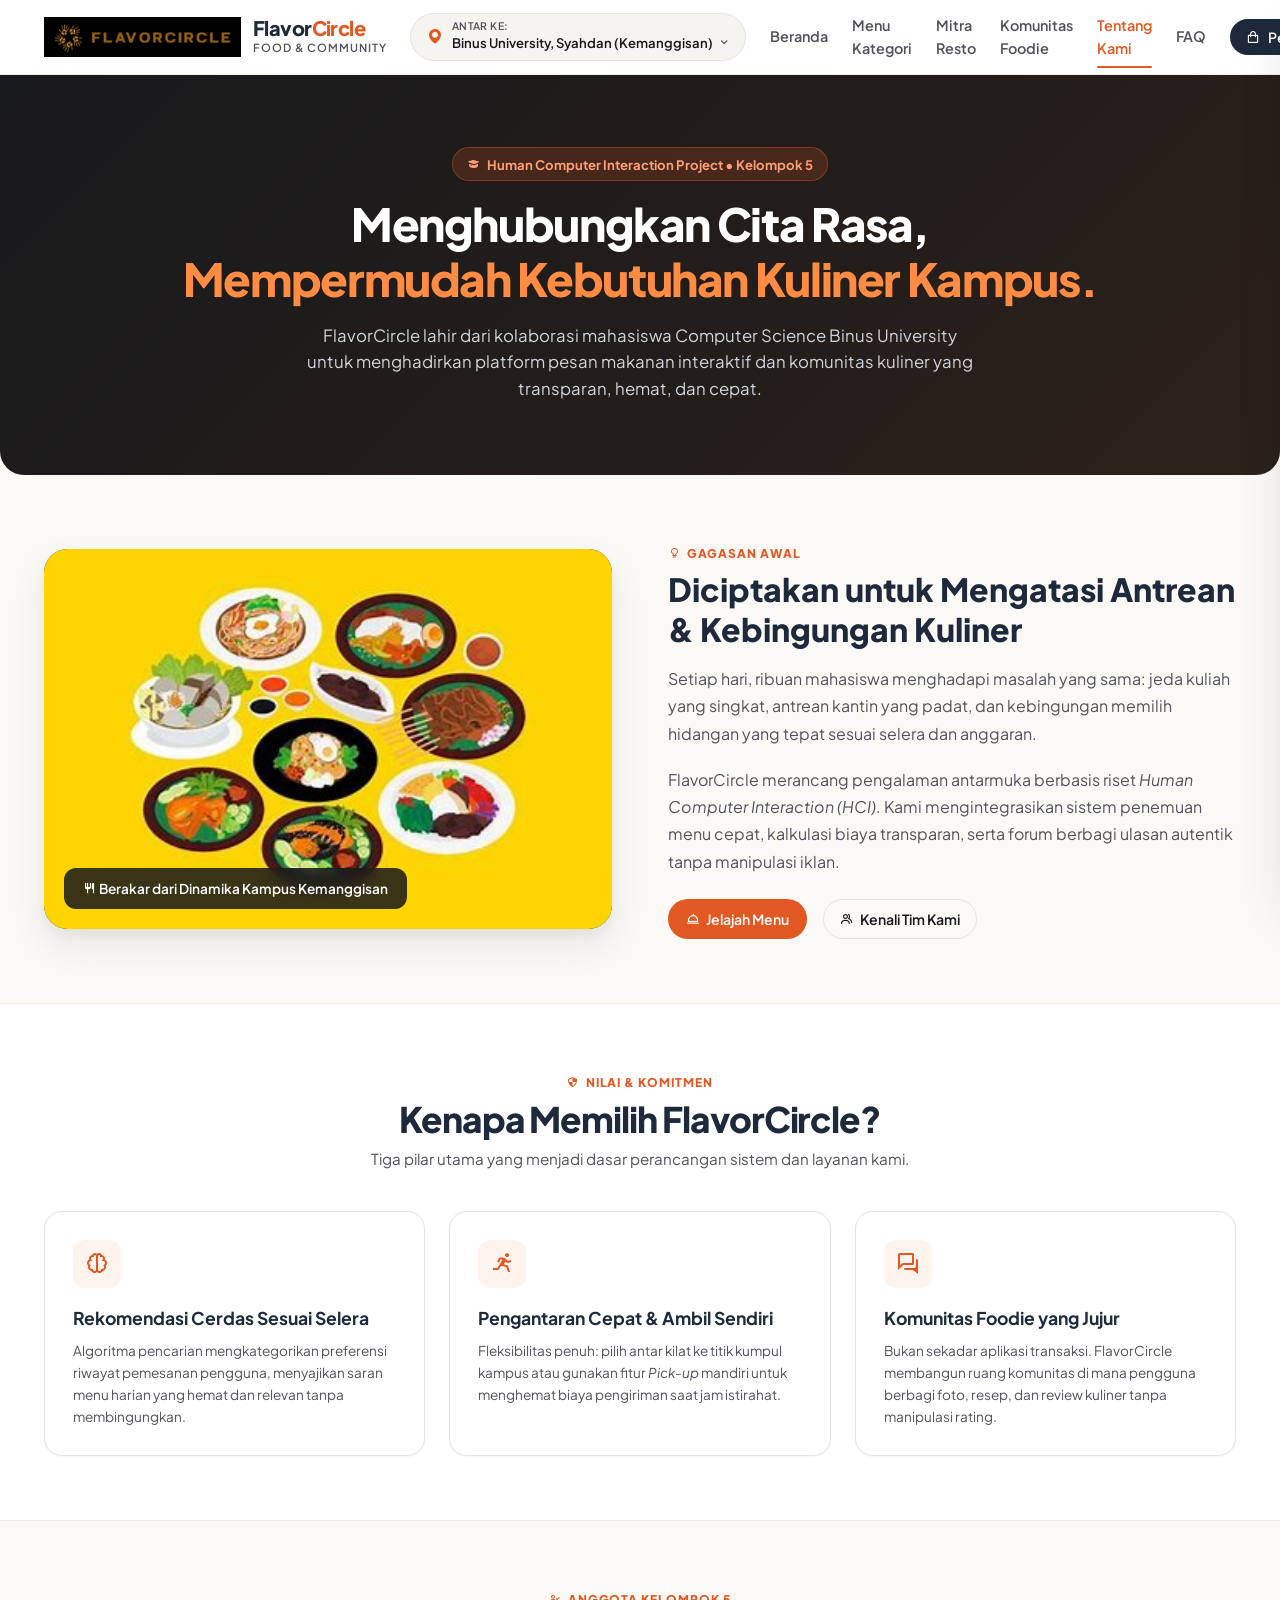
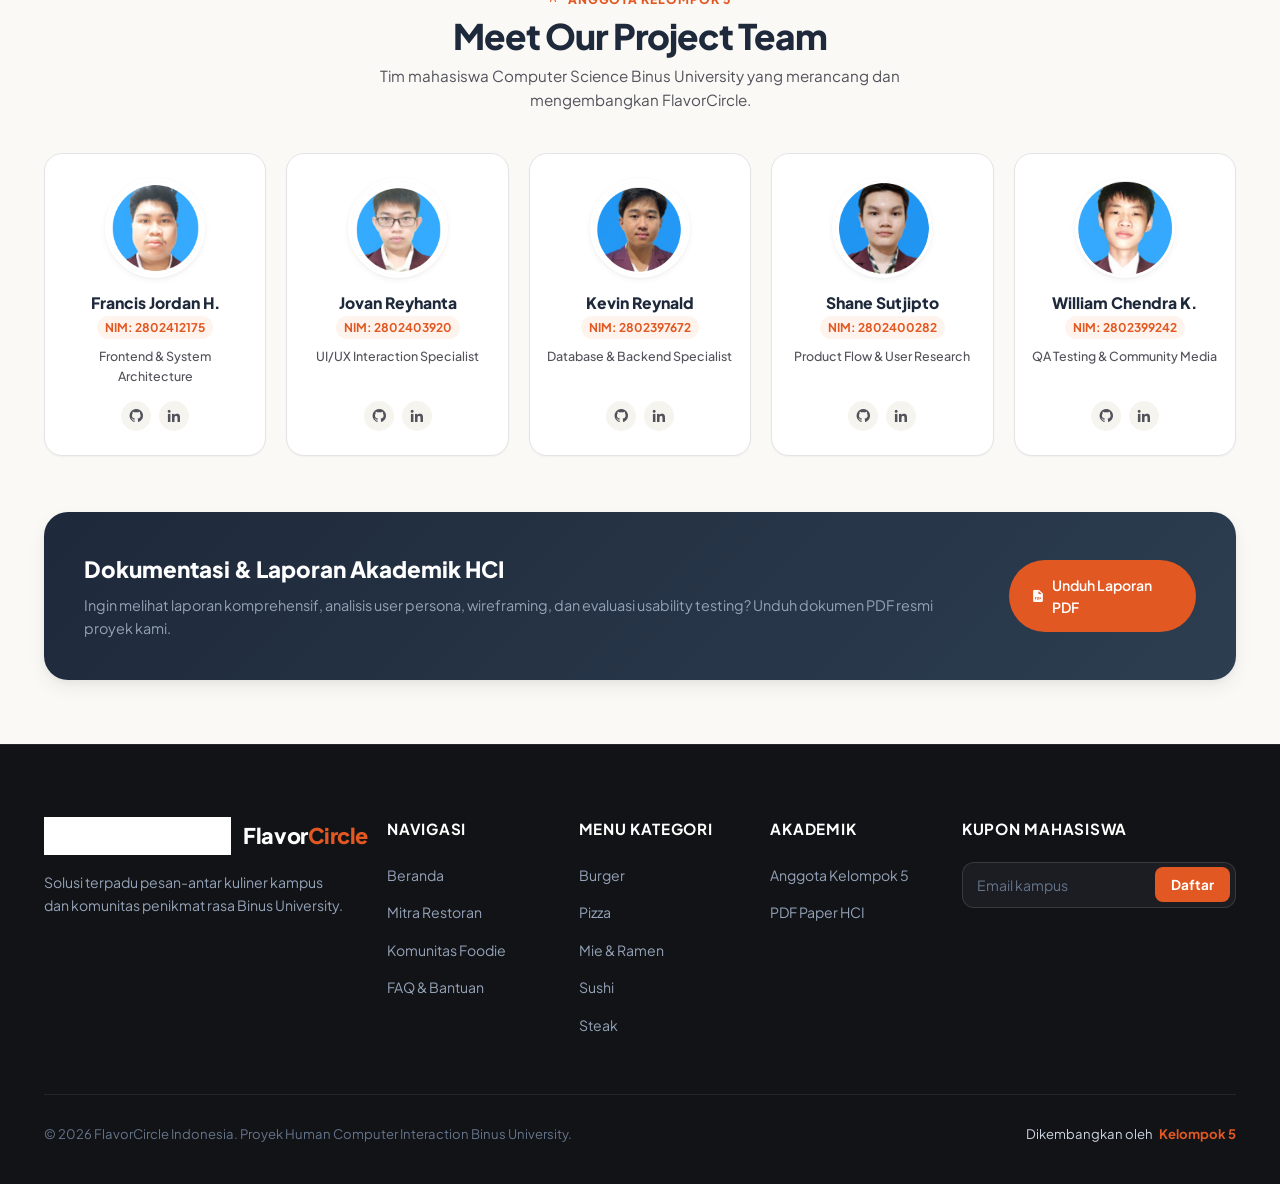
<file: FlavorCircle/aboutFC.html>
<!DOCTYPE html>
<html lang="id">
<head>
    <meta charset="UTF-8">
    <meta name="viewport" content="width=device-width, initial-scale=1.0">
    <title>Tentang Kami — FlavorCircle & Tim Kelompok 5 HCI</title>
    <link rel="icon" href="assets/images/FC_logo.png" type="image/png">
    
    <!-- Boxicons -->
    <link href='https://unpkg.com/boxicons@2.1.4/css/boxicons.min.css' rel='stylesheet'>
    
    <!-- Core Style -->
    <link rel="stylesheet" href="assets/css/style.css">
    
    <style>
        .about-hero {
            background: linear-gradient(135deg, #18191c 0%, #2b211a 100%);
            color: #ffffff;
            padding: 4.5rem 0;
            text-align: center;
            border-radius: 0 0 var(--radius-xl) var(--radius-xl);
            position: relative;
            overflow: hidden;
        }
        .about-badge {
            background-color: rgba(226, 88, 34, 0.2);
            color: #ff9d76;
            font-size: 0.82rem;
            font-weight: 700;
            padding: 0.35rem 0.9rem;
            border-radius: var(--radius-full);
            display: inline-flex;
            align-items: center;
            gap: 0.4rem;
            margin-bottom: 1rem;
            border: 1px solid rgba(226, 88, 34, 0.4);
        }
        .about-hero-title {
            font-size: clamp(2rem, 4vw, 2.85rem);
            font-weight: 800;
            letter-spacing: -0.03em;
            line-height: 1.2;
            margin-bottom: 1rem;
        }
        .about-hero-title span {
            color: #ff8c42;
        }
        .about-hero-subtitle {
            max-width: 680px;
            margin: 0 auto;
            color: #d1d5db;
            font-size: 1.05rem;
            line-height: 1.6;
        }
        .story-grid {
            display: grid;
            grid-template-columns: 1fr 1fr;
            gap: 3.5rem;
            align-items: center;
        }
        .story-img-frame {
            border-radius: var(--radius-xl);
            overflow: hidden;
            box-shadow: var(--shadow-lg);
            position: relative;
            background-color: var(--secondary);
        }
        .story-img-frame img {
            width: 100%;
            height: 380px;
            object-fit: cover;
        }
        .story-tag-box {
            position: absolute;
            bottom: 1.25rem;
            left: 1.25rem;
            background: rgba(24, 24, 27, 0.85);
            backdrop-filter: blur(8px);
            color: #fff;
            padding: 0.6rem 1.2rem;
            border-radius: var(--radius-md);
            font-size: 0.85rem;
            font-weight: 600;
        }
        .story-content h2 {
            font-size: 2rem;
            font-weight: 800;
            color: var(--secondary);
            margin-bottom: 1rem;
            line-height: 1.25;
        }
        .story-content p {
            color: var(--text-muted);
            margin-bottom: 1.2rem;
            line-height: 1.7;
        }
        .values-grid {
            display: grid;
            grid-template-columns: repeat(3, 1fr);
            gap: 1.5rem;
            margin-top: 2rem;
        }
        .value-card {
            background-color: #fff;
            border: 1px solid var(--border-light);
            border-radius: var(--radius-lg);
            padding: 1.75rem;
            transition: all var(--transition-base);
            box-shadow: var(--shadow-xs);
        }
        .value-card:hover {
            transform: translateY(-4px);
            border-color: var(--primary-border);
            box-shadow: var(--shadow-md);
        }
        .value-icon {
            width: 48px;
            height: 48px;
            border-radius: var(--radius-md);
            background-color: var(--primary-subtle);
            color: var(--primary);
            display: flex;
            align-items: center;
            justify-content: center;
            font-size: 1.5rem;
            margin-bottom: 1rem;
        }
        .value-title {
            font-size: 1.1rem;
            font-weight: 700;
            color: var(--secondary);
            margin-bottom: 0.5rem;
        }
        .value-desc {
            font-size: 0.85rem;
            color: var(--text-muted);
            line-height: 1.6;
        }
        
        /* Team Section */
        .team-grid {
            display: grid;
            grid-template-columns: repeat(5, 1fr);
            gap: 1.25rem;
            margin-top: 2.5rem;
        }
        .team-card {
            background-color: #fff;
            border: 1px solid var(--border-light);
            border-radius: var(--radius-lg);
            padding: 1.5rem 1rem;
            text-align: center;
            display: flex;
            flex-direction: column;
            align-items: center;
            transition: all var(--transition-base);
            box-shadow: var(--shadow-xs);
        }
        .team-card:hover {
            transform: translateY(-5px);
            border-color: var(--primary-border);
            box-shadow: var(--shadow-md);
        }
        .team-avatar-box {
            width: 100px;
            height: 100px;
            border-radius: var(--radius-full);
            overflow: hidden;
            margin-bottom: 1rem;
            background-color: var(--bg-card-subtle);
            border: 3px solid #fff;
            box-shadow: var(--shadow-sm);
        }
        .team-avatar-box img {
            width: 100%;
            height: 100%;
            object-fit: cover;
        }
        .team-name {
            font-size: 0.98rem;
            font-weight: 800;
            color: var(--secondary);
            margin-bottom: 0.2rem;
            line-height: 1.2;
        }
        .team-nim {
            font-size: 0.75rem;
            font-weight: 700;
            color: var(--primary);
            background-color: var(--primary-subtle);
            padding: 0.15rem 0.5rem;
            border-radius: var(--radius-full);
            margin-bottom: 0.5rem;
        }
        .team-role {
            font-size: 0.78rem;
            color: var(--text-muted);
            font-weight: 500;
            margin-bottom: 0.85rem;
        }
        .team-socials {
            display: flex;
            align-items: center;
            gap: 0.5rem;
            margin-top: auto;
        }
        .team-social-btn {
            width: 30px;
            height: 30px;
            border-radius: 50%;
            background-color: var(--bg-card-subtle);
            display: flex;
            align-items: center;
            justify-content: center;
            color: var(--text-muted);
            font-size: 1rem;
            transition: all var(--transition-fast);
        }
        .team-social-btn:hover {
            background-color: var(--primary);
            color: #fff;
        }

        /* Documentation Download Banner */
        .pdf-banner {
            background: linear-gradient(135deg, var(--secondary) 0%, #2c3e50 100%);
            border-radius: var(--radius-xl);
            padding: 2.5rem;
            color: #fff;
            display: flex;
            align-items: center;
            justify-content: space-between;
            gap: 2rem;
            margin-top: 3.5rem;
            box-shadow: var(--shadow-md);
        }
        .pdf-banner-content h3 {
            font-size: 1.4rem;
            font-weight: 800;
            margin-bottom: 0.4rem;
        }
        .pdf-banner-content p {
            color: #94a3b8;
            font-size: 0.9rem;
        }

        @media (max-width: 1024px) {
            .team-grid {
                grid-template-columns: repeat(3, 1fr);
            }
            .story-grid {
                grid-template-columns: 1fr;
                gap: 2rem;
            }
            .values-grid {
                grid-template-columns: 1fr;
            }
        }
        @media (max-width: 640px) {
            .team-grid {
                grid-template-columns: 1fr;
            }
            .pdf-banner {
                flex-direction: column;
                text-align: center;
            }
        }
    </style>
    
    <script src="assets/js/main.js" defer></script>
</head>
<body>

    <!-- Header -->
    <header class="site-header">
        <div class="container header-inner">
            <a href="index.html" class="brand">
                <img src="assets/images/FC_logo.png" alt="FlavorCircle Logo" class="brand-logo-img">
                <div class="brand-text">
                    <span class="brand-title">Flavor<span>Circle</span></span>
                    <span class="brand-tag">Food & Community</span>
                </div>
            </a>

            <div class="location-picker open-loc-modal">
                <i class='bx bxs-map loc-pin'></i>
                <div class="loc-details">
                    <span class="loc-label">Antar ke:</span>
                    <span class="loc-name">
                        <span class="current-location-text">Binus University, Syahdan (Kemanggisan)</span>
                        <i class='bx bx-chevron-down loc-change-icon'></i>
                    </span>
                </div>
            </div>

            <nav class="nav-links">
                <a href="index.html" class="nav-link">Beranda</a>
                <a href="index.html#categories" class="nav-link">Menu Kategori</a>
                <a href="restaurant.html" class="nav-link">Mitra Resto</a>
                <a href="groups.html" class="nav-link">Komunitas Foodie</a>
                <a href="aboutFC.html" class="nav-link active">Tentang Kami</a>
                <a href="faq.html" class="nav-link">FAQ</a>
            </nav>

            <div class="header-actions">
                <button class="cart-btn open-cart-trigger">
                    <i class='bx bx-shopping-bag'></i>
                    <span>Pesanan</span>
                    <span class="cart-count-badge">0</span>
                </button>
                <a href="loginPage.html" class="btn-primary-sm">
                    <i class='bx bx-user'></i>
                    <span>Masuk</span>
                </a>
            </div>
        </div>
    </header>

    <!-- About Hero -->
    <section class="about-hero">
        <div class="container">
            <span class="about-badge"><i class='bx bxs-graduation'></i> Human Computer Interaction Project • Kelompok 5</span>
            <h1 class="about-hero-title">
                Menghubungkan Cita Rasa,<br>
                <span>Mempermudah Kebutuhan Kuliner Kampus.</span>
            </h1>
            <p class="about-hero-subtitle">
                FlavorCircle lahir dari kolaborasi mahasiswa Computer Science Binus University untuk menghadirkan platform pesan makanan interaktif dan komunitas kuliner yang transparan, hemat, dan cepat.
            </p>
        </div>
    </section>

    <!-- Our Story Section -->
    <section class="section-wrapper">
        <div class="container">
            <div class="story-grid">
                <div class="story-img-frame">
                    <img src="assets/images/bannerfood.jpg" alt="FlavorCircle Campus Culinary">
                    <div class="story-tag-box">
                        <i class='bx bx-restaurant'></i> Berakar dari Dinamika Kampus Kemanggisan
                    </div>
                </div>

                <div class="story-content">
                    <span class="section-badge"><i class='bx bx-bulb'></i> Gagasan Awal</span>
                    <h2>Diciptakan untuk Mengatasi Antrean & Kebingungan Kuliner</h2>
                    <p>
                        Setiap hari, ribuan mahasiswa menghadapi masalah yang sama: jeda kuliah yang singkat, antrean kantin yang padat, dan kebingungan memilih hidangan yang tepat sesuai selera dan anggaran.
                    </p>
                    <p>
                        FlavorCircle merancang pengalaman antarmuka berbasis riset <em>Human Computer Interaction (HCI)</em>. Kami mengintegrasikan sistem penemuan menu cepat, kalkulasi biaya transparan, serta forum berbagi ulasan autentik tanpa manipulasi iklan.
                    </p>
                    <div style="display: flex; gap: 1rem; margin-top: 1.5rem;">
                        <a href="index.html#categories" class="btn-primary-sm">
                            <i class='bx bx-dish'></i> Jelajah Menu
                        </a>
                        <a href="#team" class="btn-outline-sm">
                            <i class='bx bx-group'></i> Kenali Tim Kami
                        </a>
                    </div>
                </div>
            </div>
        </div>
    </section>

    <!-- Core Values Section -->
    <section class="section-wrapper section-alt">
        <div class="container">
            <div class="section-head" style="justify-content: center; text-align: center;">
                <div class="section-title-group" style="max-width: 600px;">
                    <span class="section-badge"><i class='bx bx-shield-quarter'></i> Nilai & Komitmen</span>
                    <h2 class="section-title">Kenapa Memilih FlavorCircle?</h2>
                    <p class="section-subtitle">Tiga pilar utama yang menjadi dasar perancangan sistem dan layanan kami.</p>
                </div>
            </div>

            <div class="values-grid">
                <!-- Value 1 -->
                <div class="value-card">
                    <div class="value-icon"><i class='bx bx-brain'></i></div>
                    <h3 class="value-title">Rekomendasi Cerdas Sesuai Selera</h3>
                    <p class="value-desc">
                        Algoritma pencarian mengkategorikan preferensi riwayat pemesanan pengguna, menyajikan saran menu harian yang hemat dan relevan tanpa membingungkan.
                    </p>
                </div>

                <!-- Value 2 -->
                <div class="value-card">
                    <div class="value-icon"><i class='bx bx-run'></i></div>
                    <h3 class="value-title">Pengantaran Cepat & Ambil Sendiri</h3>
                    <p class="value-desc">
                        Fleksibilitas penuh: pilih antar kilat ke titik kumpul kampus atau gunakan fitur <em>Pick-up</em> mandiri untuk menghemat biaya pengiriman saat jam istirahat.
                    </p>
                </div>

                <!-- Value 3 -->
                <div class="value-card">
                    <div class="value-icon"><i class='bx bx-conversation'></i></div>
                    <h3 class="value-title">Komunitas Foodie yang Jujur</h3>
                    <p class="value-desc">
                        Bukan sekadar aplikasi transaksi. FlavorCircle membangun ruang komunitas di mana pengguna berbagi foto, resep, dan review kuliner tanpa manipulasi rating.
                    </p>
                </div>
            </div>
        </div>
    </section>

    <!-- Team Section -->
    <section class="section-wrapper" id="team">
        <div class="container">
            <div class="section-head" style="justify-content: center; text-align: center;">
                <div class="section-title-group" style="max-width: 650px;">
                    <span class="section-badge"><i class='bx bx-user-check'></i> Anggota Kelompok 5</span>
                    <h2 class="section-title">Meet Our Project Team</h2>
                    <p class="section-subtitle">Tim mahasiswa Computer Science Binus University yang merancang dan mengembangkan FlavorCircle.</p>
                </div>
            </div>

            <div class="team-grid">
                <!-- Member 1: Francis Jordan Hasnawi -->
                <div class="team-card">
                    <div class="team-avatar-box">
                        <img src="assets/images/Francis.png" alt="Francis Jordan Hasnawi">
                    </div>
                    <h3 class="team-name">Francis Jordan H.</h3>
                    <span class="team-nim">NIM: 2802412175</span>
                    <span class="team-role">Frontend & System Architecture</span>
                    <div class="team-socials">
                        <a href="https://github.com" target="_blank" class="team-social-btn" aria-label="GitHub"><i class='bx bxl-github'></i></a>
                        <a href="https://linkedin.com" target="_blank" class="team-social-btn" aria-label="LinkedIn"><i class='bx bxl-linkedin'></i></a>
                    </div>
                </div>

                <!-- Member 2: Jovan Reyhanta -->
                <div class="team-card">
                    <div class="team-avatar-box">
                        <img src="assets/images/Jovan.png" alt="Jovan Reyhanta">
                    </div>
                    <h3 class="team-name">Jovan Reyhanta</h3>
                    <span class="team-nim">NIM: 2802403920</span>
                    <span class="team-role">UI/UX Interaction Specialist</span>
                    <div class="team-socials">
                        <a href="https://github.com" target="_blank" class="team-social-btn" aria-label="GitHub"><i class='bx bxl-github'></i></a>
                        <a href="https://linkedin.com" target="_blank" class="team-social-btn" aria-label="LinkedIn"><i class='bx bxl-linkedin'></i></a>
                    </div>
                </div>

                <!-- Member 3: Kevin Reynald -->
                <div class="team-card">
                    <div class="team-avatar-box">
                        <img src="assets/images/Kevin.png" alt="Kevin Reynald">
                    </div>
                    <h3 class="team-name">Kevin Reynald</h3>
                    <span class="team-nim">NIM: 2802397672</span>
                    <span class="team-role">Database & Backend Specialist</span>
                    <div class="team-socials">
                        <a href="https://github.com" target="_blank" class="team-social-btn" aria-label="GitHub"><i class='bx bxl-github'></i></a>
                        <a href="https://linkedin.com" target="_blank" class="team-social-btn" aria-label="LinkedIn"><i class='bx bxl-linkedin'></i></a>
                    </div>
                </div>

                <!-- Member 4: Shane Sutjipto -->
                <div class="team-card">
                    <div class="team-avatar-box">
                        <img src="assets/images/Shane.png" alt="Shane Sutjipto">
                    </div>
                    <h3 class="team-name">Shane Sutjipto</h3>
                    <span class="team-nim">NIM: 2802400282</span>
                    <span class="team-role">Product Flow & User Research</span>
                    <div class="team-socials">
                        <a href="https://github.com" target="_blank" class="team-social-btn" aria-label="GitHub"><i class='bx bxl-github'></i></a>
                        <a href="https://linkedin.com" target="_blank" class="team-social-btn" aria-label="LinkedIn"><i class='bx bxl-linkedin'></i></a>
                    </div>
                </div>

                <!-- Member 5: William Chendra K. -->
                <div class="team-card">
                    <div class="team-avatar-box">
                        <img src="assets/images/William.png" alt="William Chendra K.">
                    </div>
                    <h3 class="team-name">William Chendra K.</h3>
                    <span class="team-nim">NIM: 2802399242</span>
                    <span class="team-role">QA Testing & Community Media</span>
                    <div class="team-socials">
                        <a href="https://github.com" target="_blank" class="team-social-btn" aria-label="GitHub"><i class='bx bxl-github'></i></a>
                        <a href="https://linkedin.com" target="_blank" class="team-social-btn" aria-label="LinkedIn"><i class='bx bxl-linkedin'></i></a>
                    </div>
                </div>
            </div>

            <!-- PDF Documentation Download Banner -->
            <div class="pdf-banner">
                <div class="pdf-banner-content">
                    <h3>Dokumentasi & Laporan Akademik HCI</h3>
                    <p>Ingin melihat laporan komprehensif, analisis user persona, wireframing, dan evaluasi usability testing? Unduh dokumen PDF resmi proyek kami.</p>
                </div>
                <a href="docs/Kelompok 5 FlavorCircle.pdf" target="_blank" class="btn-primary-sm" style="background-color: var(--primary); padding: 0.85rem 1.4rem;">
                    <i class='bx bxs-file-pdf'></i>
                    <span>Unduh Laporan PDF</span>
                </a>
            </div>
        </div>
    </section>

    <!-- Footer -->
    <footer class="site-footer">
        <div class="container">
            <div class="footer-top">
                <div class="footer-brand">
                    <div class="footer-logo">
                        <img src="assets/images/FC_logo.png" alt="FlavorCircle Logo">
                        <span class="footer-logo-text">Flavor<span>Circle</span></span>
                    </div>
                    <p class="footer-about">
                        Solusi terpadu pesan-antar kuliner kampus dan komunitas penikmat rasa Binus University.
                    </p>
                </div>
                <div class="footer-col">
                    <h4 class="footer-col-title">Navigasi</h4>
                    <ul class="footer-links-list">
                        <li><a href="index.html">Beranda</a></li>
                        <li><a href="restaurant.html">Mitra Restoran</a></li>
                        <li><a href="groups.html">Komunitas Foodie</a></li>
                        <li><a href="faq.html">FAQ & Bantuan</a></li>
                    </ul>
                </div>
                <div class="footer-col">
                    <h4 class="footer-col-title">Menu Kategori</h4>
                    <ul class="footer-links-list">
                        <li><a href="burger.html">Burger</a></li>
                        <li><a href="pizza.html">Pizza</a></li>
                        <li><a href="noodles.html">Mie & Ramen</a></li>
                        <li><a href="sushi.html">Sushi</a></li>
                        <li><a href="steak.html">Steak</a></li>
                    </ul>
                </div>
                <div class="footer-col">
                    <h4 class="footer-col-title">Akademik</h4>
                    <ul class="footer-links-list">
                        <li><a href="#team">Anggota Kelompok 5</a></li>
                        <li><a href="docs/Kelompok 5 FlavorCircle.pdf" target="_blank">PDF Paper HCI</a></li>
                    </ul>
                </div>
                <div class="footer-col">
                    <h4 class="footer-col-title">Kupon Mahasiswa</h4>
                    <form class="newsletter-form">
                        <div class="newsletter-input-group">
                            <input type="email" placeholder="Email kampus" class="newsletter-input" required>
                            <button type="submit" class="newsletter-btn">Daftar</button>
                        </div>
                    </form>
                </div>
            </div>
            <div class="footer-bottom">
                <p>© 2026 FlavorCircle Indonesia. Proyek Human Computer Interaction Binus University.</p>
                <div class="team-credit">
                    Dikembangkan oleh <span>Kelompok 5</span>
                </div>
            </div>
        </div>
    </footer>

    <!-- Slide-over Cart Drawer -->
    <div id="cartDrawerOverlay" class="cart-drawer-overlay close-cart-trigger"></div>
    <aside id="cartDrawer" class="cart-drawer">
        <div class="cart-drawer-head">
            <h3 class="cart-drawer-title">
                <i class='bx bx-shopping-bag' style="color: var(--primary);"></i>
                <span>Pesanan Kamu <span id="cartDrawerCount">(0)</span></span>
            </h3>
            <button class="close-btn close-cart-trigger"><i class='bx bx-x'></i></button>
        </div>
        <div id="cartDrawerList" class="cart-items-list"></div>
        <div class="cart-drawer-footer">
            <div class="cart-breakdown-row">
                <span>Subtotal Menu</span>
                <span id="cartDrawerSubtotal" style="font-weight: 700;">Rp 0</span>
            </div>
            <div class="cart-breakdown-row">
                <span>Biaya Antar Kampus</span>
                <span style="font-weight: 700; color: var(--forest);">Rp 8.000</span>
            </div>
            <div class="cart-breakdown-row total-row">
                <span>Estimasi Total</span>
                <span id="cartDrawerTotal" style="color: var(--primary);">Rp 0</span>
            </div>
            <button class="checkout-btn" onclick="goToCheckout()">
                <span>Lanjut ke Pembayaran</span>
                <i class='bx bx-right-arrow-alt'></i>
            </button>
        </div>
    </aside>

    <!-- Location Modal -->
    <div id="locationModal" class="modal-overlay">
        <div class="modal-card">
            <div class="modal-head">
                <h3 class="modal-title">Pilih Alamat Pengantaran</h3>
                <button class="close-btn close-loc-modal"><i class='bx bx-x'></i></button>
            </div>
            <div class="modal-body">
                <div class="location-options-list">
                    <div class="location-option-item" onclick="selectLocation('Binus University, Syahdan Campus (Kemanggisan)')">
                        <i class='bx bxs-school'></i>
                        <div>
                            <div class="loc-opt-name">Binus Kampus Syahdan</div>
                            <div class="loc-opt-desc">Kemanggisan, Palmerah, Jakarta Barat</div>
                        </div>
                    </div>
                    <div class="location-option-item" onclick="selectLocation('Binus University, Anggrek Campus (Kebon Jeruk)')">
                        <i class='bx bxs-school'></i>
                        <div>
                            <div class="loc-opt-name">Binus Kampus Anggrek</div>
                            <div class="loc-opt-desc">Kebon Jeruk Raya No. 27, Jakarta Barat</div>
                        </div>
                    </div>
                </div>
            </div>
        </div>
    </div>

</body>
</html>
</file>
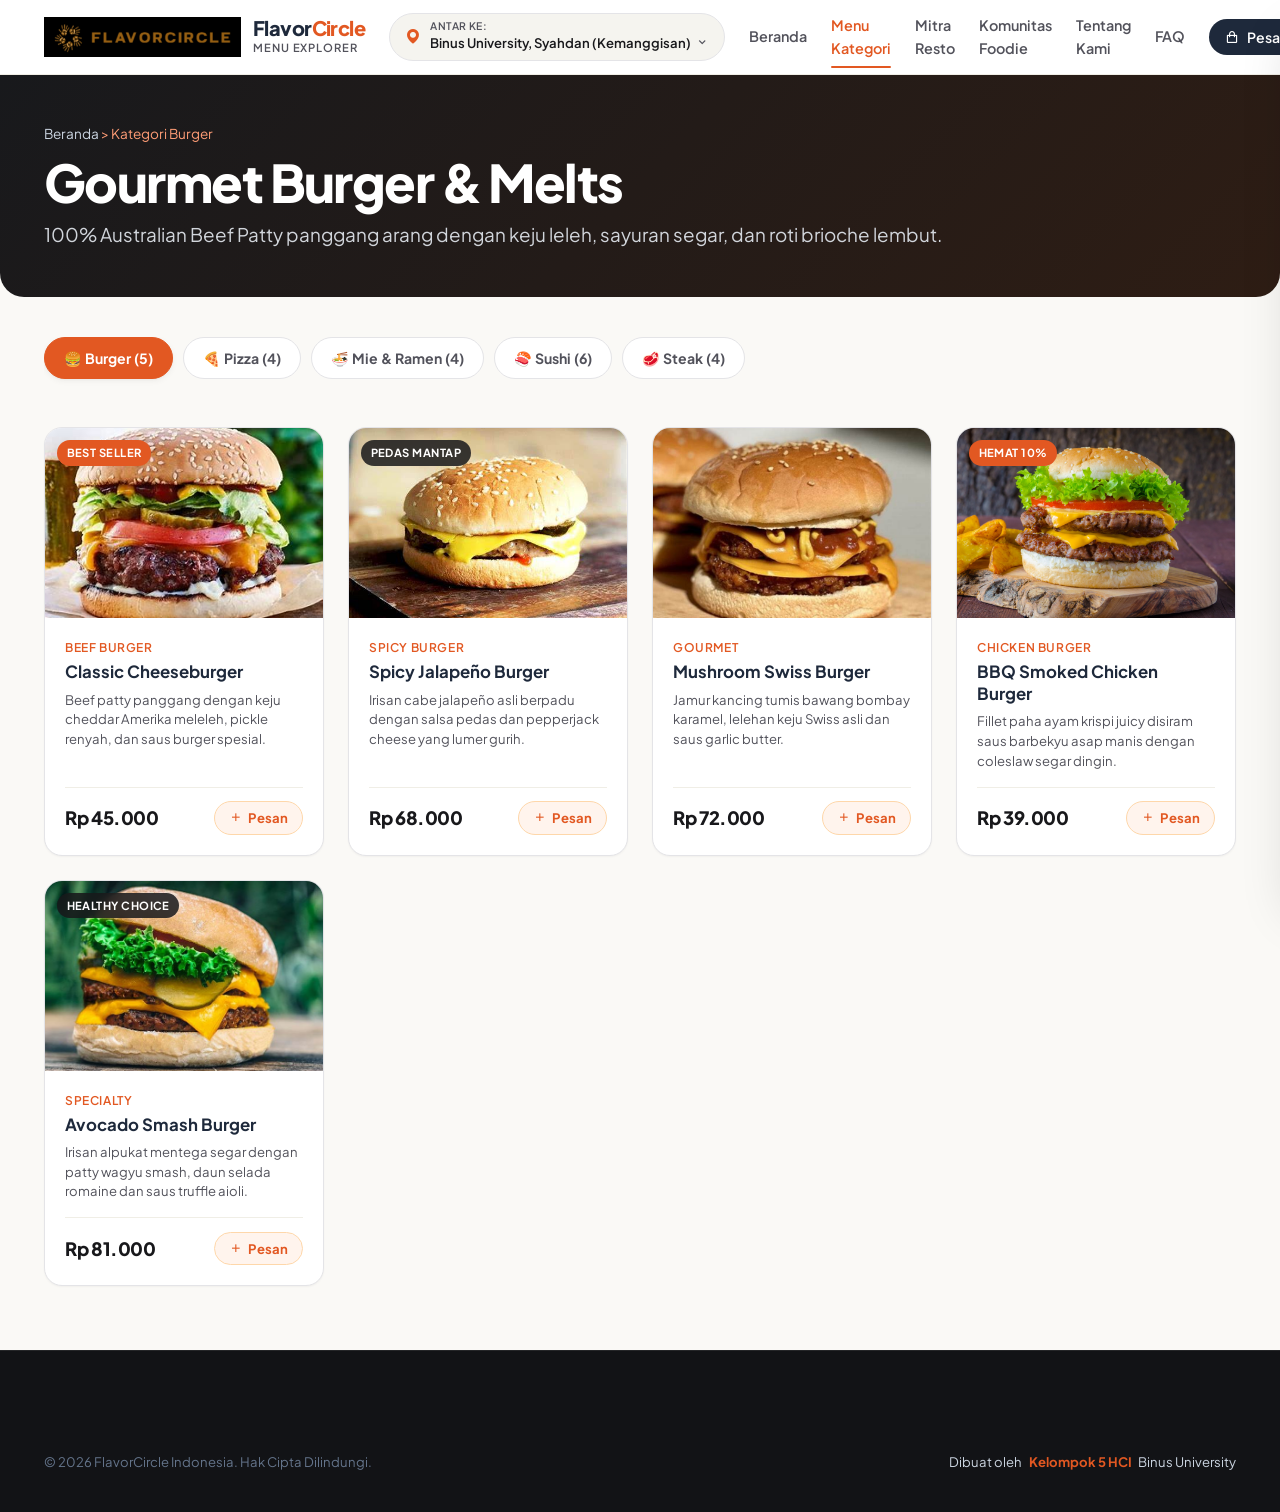
<file: FlavorCircle/burger.html>
<!DOCTYPE html>
<html lang="id">
<head>
    <meta charset="UTF-8">
    <meta name="viewport" content="width=device-width, initial-scale=1.0">
    <title>Menu Burger Pilihan — FlavorCircle</title>
    <link rel="icon" href="assets/images/FC_logo.png" type="image/png">
    
    <!-- Boxicons -->
    <link href='https://unpkg.com/boxicons@2.1.4/css/boxicons.min.css' rel='stylesheet'>
    
    <!-- Core Style -->
    <link rel="stylesheet" href="assets/css/style.css">
    
    <style>
        .category-hero {
            background: linear-gradient(135deg, #18191c 0%, #2e1d14 100%);
            color: #ffffff;
            padding: 3rem 0;
            border-radius: 0 0 var(--radius-xl) var(--radius-xl);
            margin-bottom: 2.5rem;
        }

        .category-nav-strip {
            display: flex;
            align-items: center;
            gap: 0.6rem;
            overflow-x: auto;
            padding-bottom: 0.5rem;
            margin-bottom: 2.5rem;
        }

        .cat-tab {
            padding: 0.55rem 1.2rem;
            border-radius: var(--radius-full);
            background-color: #fff;
            border: 1px solid var(--border-light);
            font-size: 0.88rem;
            font-weight: 700;
            color: var(--text-muted);
            display: inline-flex;
            align-items: center;
            gap: 0.4rem;
            white-space: nowrap;
            transition: all var(--transition-fast);
        }

        .cat-tab:hover,
        .cat-tab.active {
            background-color: var(--primary);
            color: #fff;
            border-color: var(--primary);
            box-shadow: var(--shadow-sm);
        }
    </style>
    
    <script src="assets/js/main.js" defer></script>
</head>
<body>

    <!-- Header -->
    <header class="site-header">
        <div class="container header-inner">
            <a href="index.html" class="brand">
                <img src="assets/images/FC_logo.png" alt="FlavorCircle Logo" class="brand-logo-img">
                <div class="brand-text">
                    <span class="brand-title">Flavor<span>Circle</span></span>
                    <span class="brand-tag">Menu Explorer</span>
                </div>
            </a>

            <div class="location-picker open-loc-modal">
                <i class='bx bxs-map loc-pin'></i>
                <div class="loc-details">
                    <span class="loc-label">Antar ke:</span>
                    <span class="loc-name">
                        <span class="current-location-text">Binus University, Syahdan (Kemanggisan)</span>
                        <i class='bx bx-chevron-down loc-change-icon'></i>
                    </span>
                </div>
            </div>

            <nav class="nav-links">
                <a href="index.html" class="nav-link">Beranda</a>
                <a href="burger.html" class="nav-link active">Menu Kategori</a>
                <a href="restaurant.html" class="nav-link">Mitra Resto</a>
                <a href="groups.html" class="nav-link">Komunitas Foodie</a>
                <a href="aboutFC.html" class="nav-link">Tentang Kami</a>
                <a href="faq.html" class="nav-link">FAQ</a>
            </nav>

            <div class="header-actions">
                <button class="cart-btn open-cart-trigger">
                    <i class='bx bx-shopping-bag'></i>
                    <span>Pesanan</span>
                    <span class="cart-count-badge">0</span>
                </button>
                <a href="loginPage.html" class="btn-primary-sm">
                    <i class='bx bx-user'></i>
                    <span>Masuk</span>
                </a>
            </div>
        </div>
    </header>

    <!-- Category Hero -->
    <section class="category-hero">
        <div class="container">
            <div style="font-size: 0.85rem; color: #ff9d76; margin-bottom: 0.5rem;">
                <a href="index.html" style="color: #cbd5e1;">Beranda</a> &gt; <span>Kategori Burger</span>
            </div>
            <h1 class="hero-title" style="margin-bottom: 0.4rem;">Gourmet Burger & Melts</h1>
            <p class="hero-subtitle" style="margin-bottom: 0;">
                100% Australian Beef Patty panggang arang dengan keju leleh, sayuran segar, dan roti brioche lembut.
            </p>
        </div>
    </section>

    <!-- Main Content -->
    <main class="container" style="padding-bottom: 4rem;">
        
        <!-- Category Switcher Tabs -->
        <div class="category-nav-strip">
            <a href="burger.html" class="cat-tab active">🍔 Burger (5)</a>
            <a href="pizza.html" class="cat-tab">🍕 Pizza (4)</a>
            <a href="noodles.html" class="cat-tab">🍜 Mie & Ramen (4)</a>
            <a href="sushi.html" class="cat-tab">🍣 Sushi (6)</a>
            <a href="steak.html" class="cat-tab">🥩 Steak (4)</a>
        </div>

        <!-- Burger Grid -->
        <div class="dishes-grid">
            
            <!-- Burger 1 -->
            <div class="dish-card">
                <div class="dish-media">
                    <img src="assets/images/burger.jpeg" alt="Classic Cheeseburger">
                    <span class="dish-badge promo">Best Seller</span>
                </div>
                <div class="dish-content">
                    <span class="dish-category">Beef Burger</span>
                    <h3 class="dish-title">Classic Cheeseburger</h3>
                    <p class="dish-desc">Beef patty panggang dengan keju cheddar Amerika meleleh, pickle renyah, dan saus burger spesial.</p>
                    <div class="dish-footer">
                        <span class="dish-price">Rp 45.000</span>
                        <button class="add-cart-btn" onclick="addToCart({name: 'Classic Cheeseburger', price: 45000, img: 'assets/images/burger.jpeg', category: 'Burger'})">
                            <i class='bx bx-plus'></i>
                            <span>Pesan</span>
                        </button>
                    </div>
                </div>
            </div>

            <!-- Burger 2 -->
            <div class="dish-card">
                <div class="dish-media">
                    <img src="assets/images/b1.jpeg" alt="Spicy Jalapeño Burger">
                    <span class="dish-badge">Pedas Mantap</span>
                </div>
                <div class="dish-content">
                    <span class="dish-category">Spicy Burger</span>
                    <h3 class="dish-title">Spicy Jalapeño Burger</h3>
                    <p class="dish-desc">Irisan cabe jalapeño asli berpadu dengan salsa pedas dan pepperjack cheese yang lumer gurih.</p>
                    <div class="dish-footer">
                        <span class="dish-price">Rp 68.000</span>
                        <button class="add-cart-btn" onclick="addToCart({name: 'Spicy Jalapeño Burger', price: 68000, img: 'assets/images/b1.jpeg', category: 'Burger'})">
                            <i class='bx bx-plus'></i>
                            <span>Pesan</span>
                        </button>
                    </div>
                </div>
            </div>

            <!-- Burger 3 -->
            <div class="dish-card">
                <div class="dish-media">
                    <img src="assets/images/b2.jpeg" alt="Mushroom Swiss Burger">
                </div>
                <div class="dish-content">
                    <span class="dish-category">Gourmet</span>
                    <h3 class="dish-title">Mushroom Swiss Burger</h3>
                    <p class="dish-desc">Jamur kancing tumis bawang bombay karamel, lelehan keju Swiss asli dan saus garlic butter.</p>
                    <div class="dish-footer">
                        <span class="dish-price">Rp 72.000</span>
                        <button class="add-cart-btn" onclick="addToCart({name: 'Mushroom Swiss Burger', price: 72000, img: 'assets/images/b2.jpeg', category: 'Burger'})">
                            <i class='bx bx-plus'></i>
                            <span>Pesan</span>
                        </button>
                    </div>
                </div>
            </div>

            <!-- Burger 4 -->
            <div class="dish-card">
                <div class="dish-media">
                    <img src="assets/images/b4.jpg" alt="BBQ Chicken Burger">
                    <span class="dish-badge promo">Hemat 10%</span>
                </div>
                <div class="dish-content">
                    <span class="dish-category">Chicken Burger</span>
                    <h3 class="dish-title">BBQ Smoked Chicken Burger</h3>
                    <p class="dish-desc">Fillet paha ayam krispi juicy disiram saus barbekyu asap manis dengan coleslaw segar dingin.</p>
                    <div class="dish-footer">
                        <span class="dish-price">Rp 39.000</span>
                        <button class="add-cart-btn" onclick="addToCart({name: 'BBQ Smoked Chicken Burger', price: 39000, img: 'assets/images/b4.jpg', category: 'Burger'})">
                            <i class='bx bx-plus'></i>
                            <span>Pesan</span>
                        </button>
                    </div>
                </div>
            </div>

            <!-- Burger 5 -->
            <div class="dish-card">
                <div class="dish-media">
                    <img src="assets/images/b5.jpeg" alt="Avocado Burger">
                    <span class="dish-badge">Healthy Choice</span>
                </div>
                <div class="dish-content">
                    <span class="dish-category">Specialty</span>
                    <h3 class="dish-title">Avocado Smash Burger</h3>
                    <p class="dish-desc">Irisan alpukat mentega segar dengan patty wagyu smash, daun selada romaine dan saus truffle aioli.</p>
                    <div class="dish-footer">
                        <span class="dish-price">Rp 81.000</span>
                        <button class="add-cart-btn" onclick="addToCart({name: 'Avocado Smash Burger', price: 81000, img: 'assets/images/b5.jpeg', category: 'Burger'})">
                            <i class='bx bx-plus'></i>
                            <span>Pesan</span>
                        </button>
                    </div>
                </div>
            </div>

        </div>
    </main>

    <!-- Footer -->
    <footer class="site-footer">
        <div class="container">
            <div class="footer-bottom">
                <p>© 2026 FlavorCircle Indonesia. Hak Cipta Dilindungi.</p>
                <div class="team-credit">Dibuat oleh <span>Kelompok 5 HCI</span> Binus University</div>
            </div>
        </div>
    </footer>

    <!-- Cart Drawer -->
    <div id="cartDrawerOverlay" class="cart-drawer-overlay close-cart-trigger"></div>
    <aside id="cartDrawer" class="cart-drawer">
        <div class="cart-drawer-head">
            <h3 class="cart-drawer-title">
                <i class='bx bx-shopping-bag' style="color: var(--primary);"></i>
                <span>Pesanan Kamu <span id="cartDrawerCount">(0)</span></span>
            </h3>
            <button class="close-btn close-cart-trigger"><i class='bx bx-x'></i></button>
        </div>
        <div id="cartDrawerList" class="cart-items-list"></div>
        <div class="cart-drawer-footer">
            <div class="cart-breakdown-row">
                <span>Subtotal Menu</span>
                <span id="cartDrawerSubtotal" style="font-weight: 700;">Rp 0</span>
            </div>
            <div class="cart-breakdown-row">
                <span>Biaya Antar Kampus</span>
                <span style="font-weight: 700; color: var(--forest);">Rp 8.000</span>
            </div>
            <div class="cart-breakdown-row total-row">
                <span>Estimasi Total</span>
                <span id="cartDrawerTotal" style="color: var(--primary);">Rp 0</span>
            </div>
            <button class="checkout-btn" onclick="goToCheckout()">
                <span>Lanjut ke Pembayaran</span>
                <i class='bx bx-right-arrow-alt'></i>
            </button>
        </div>
    </aside>

    <!-- Location Modal -->
    <div id="locationModal" class="modal-overlay">
        <div class="modal-card">
            <div class="modal-head">
                <h3 class="modal-title">Pilih Alamat Pengantaran</h3>
                <button class="close-btn close-loc-modal"><i class='bx bx-x'></i></button>
            </div>
            <div class="modal-body">
                <div class="location-options-list">
                    <div class="location-option-item" onclick="selectLocation('Binus University, Syahdan Campus (Kemanggisan)')">
                        <i class='bx bxs-school'></i>
                        <div>
                            <div class="loc-opt-name">Binus Kampus Syahdan</div>
                            <div class="loc-opt-desc">Kemanggisan, Palmerah, Jakarta Barat</div>
                        </div>
                    </div>
                </div>
            </div>
        </div>
    </div>

</body>
</html>
</file>
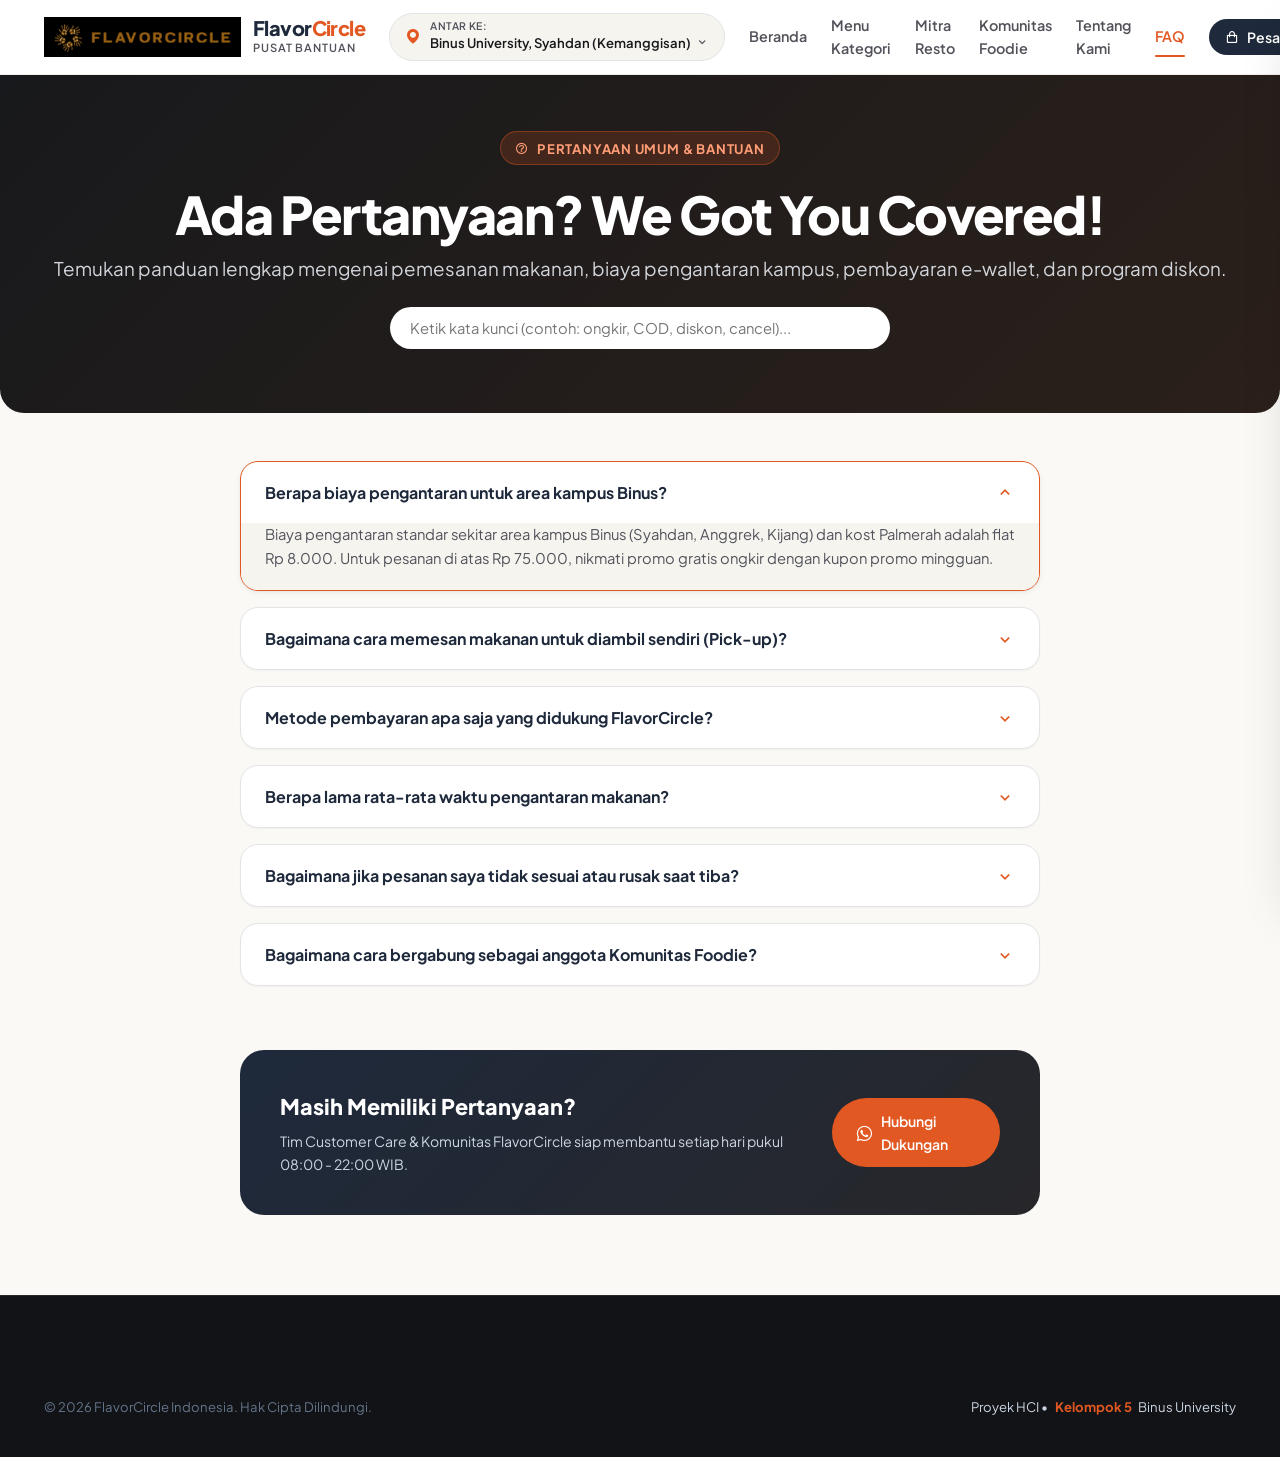
<file: FlavorCircle/faq.html>
<!DOCTYPE html>
<html lang="id">
<head>
    <meta charset="UTF-8">
    <meta name="viewport" content="width=device-width, initial-scale=1.0">
    <title>Pusat Bantuan & FAQ — FlavorCircle</title>
    <link rel="icon" href="assets/images/FC_logo.png" type="image/png">
    
    <!-- Boxicons -->
    <link href='https://unpkg.com/boxicons@2.1.4/css/boxicons.min.css' rel='stylesheet'>
    
    <!-- Core Style -->
    <link rel="stylesheet" href="assets/css/style.css">
    
    <style>
        .faq-hero {
            background: linear-gradient(135deg, #18191c 0%, #2b201a 100%);
            color: #ffffff;
            padding: 3.5rem 0 4rem 0;
            text-align: center;
            border-radius: 0 0 var(--radius-xl) var(--radius-xl);
            margin-bottom: 3rem;
        }

        .faq-accordion-list {
            max-width: 800px;
            margin: 0 auto;
            display: flex;
            flex-direction: column;
            gap: 1rem;
            padding-bottom: 4rem;
        }

        .faq-card {
            background-color: #fff;
            border: 1px solid var(--border-light);
            border-radius: var(--radius-lg);
            overflow: hidden;
            transition: all var(--transition-base);
            box-shadow: var(--shadow-xs);
        }

        .faq-card:hover {
            border-color: var(--primary-border);
        }

        .faq-card.open {
            border-color: var(--primary);
            box-shadow: var(--shadow-sm);
        }

        .faq-question-btn {
            width: 100%;
            padding: 1.25rem 1.5rem;
            display: flex;
            align-items: center;
            justify-content: space-between;
            font-size: 1rem;
            font-weight: 700;
            color: var(--secondary);
            text-align: left;
            cursor: pointer;
            gap: 1rem;
        }

        .faq-question-btn i {
            font-size: 1.25rem;
            color: var(--primary);
            transition: transform var(--transition-fast);
            flex-shrink: 0;
        }

        .faq-card.open .faq-question-btn i {
            transform: rotate(180deg);
        }

        .faq-answer {
            max-height: 0;
            overflow: hidden;
            transition: max-height 0.3s cubic-bezier(0.16, 1, 0.3, 1), padding 0.3s ease;
            padding: 0 1.5rem;
            font-size: 0.92rem;
            line-height: 1.6;
            color: var(--text-muted);
            background-color: var(--bg-card-subtle);
        }

        .faq-card.open .faq-answer {
            max-height: 200px;
            padding: 0 1.5rem 1.25rem 1.5rem;
        }

        /* Support Box */
        .support-cta-box {
            max-width: 800px;
            margin: 0 auto 5rem auto;
            background: linear-gradient(135deg, var(--secondary) 0%, #27272a 100%);
            border-radius: var(--radius-xl);
            padding: 2.5rem;
            color: #fff;
            display: flex;
            align-items: center;
            justify-content: space-between;
            gap: 2rem;
        }

        @media (max-width: 768px) {
            .support-cta-box {
                flex-direction: column;
                text-align: center;
            }
        }
    </style>
    
    <script src="assets/js/main.js" defer></script>
</head>
<body>

    <!-- Header -->
    <header class="site-header">
        <div class="container header-inner">
            <a href="index.html" class="brand">
                <img src="assets/images/FC_logo.png" alt="FlavorCircle Logo" class="brand-logo-img">
                <div class="brand-text">
                    <span class="brand-title">Flavor<span>Circle</span></span>
                    <span class="brand-tag">Pusat Bantuan</span>
                </div>
            </a>

            <div class="location-picker open-loc-modal">
                <i class='bx bxs-map loc-pin'></i>
                <div class="loc-details">
                    <span class="loc-label">Antar ke:</span>
                    <span class="loc-name">
                        <span class="current-location-text">Binus University, Syahdan (Kemanggisan)</span>
                        <i class='bx bx-chevron-down loc-change-icon'></i>
                    </span>
                </div>
            </div>

            <nav class="nav-links">
                <a href="index.html" class="nav-link">Beranda</a>
                <a href="index.html#categories" class="nav-link">Menu Kategori</a>
                <a href="restaurant.html" class="nav-link">Mitra Resto</a>
                <a href="groups.html" class="nav-link">Komunitas Foodie</a>
                <a href="aboutFC.html" class="nav-link">Tentang Kami</a>
                <a href="faq.html" class="nav-link active">FAQ</a>
            </nav>

            <div class="header-actions">
                <button class="cart-btn open-cart-trigger">
                    <i class='bx bx-shopping-bag'></i>
                    <span>Pesanan</span>
                    <span class="cart-count-badge">0</span>
                </button>
                <a href="loginPage.html" class="btn-primary-sm">
                    <i class='bx bx-user'></i>
                    <span>Masuk</span>
                </a>
            </div>
        </div>
    </header>

    <!-- FAQ Hero -->
    <section class="faq-hero">
        <div class="container">
            <span class="hero-eyebrow"><i class='bx bx-help-circle'></i> Pertanyaan Umum & Bantuan</span>
            <h1 class="hero-title" style="margin-bottom: 0.5rem;">Ada Pertanyaan? We Got You Covered!</h1>
            <p class="hero-subtitle" style="margin-bottom: 1.5rem;">
                Temukan panduan lengkap mengenai pemesanan makanan, biaya pengantaran kampus, pembayaran e-wallet, dan program diskon.
            </p>

            <div style="max-width: 500px; margin: 0 auto; position: relative;">
                <input type="text" id="faqSearchInput" placeholder="Ketik kata kunci (contoh: ongkir, COD, diskon, cancel)..." style="width: 100%; background: #fff; padding: 0.75rem 1.25rem; border-radius: var(--radius-full); font-size: 0.92rem; color: var(--text-main);" oninput="filterFaq(this.value)">
            </div>
        </div>
    </section>

    <!-- FAQ Accordions -->
    <main class="container">
        <div class="faq-accordion-list" id="faqList">
            
            <div class="faq-card open">
                <button class="faq-question-btn" onclick="toggleFaq(this)">
                    <span>Berapa biaya pengantaran untuk area kampus Binus?</span>
                    <i class='bx bx-chevron-down'></i>
                </button>
                <div class="faq-answer">
                    Biaya pengantaran standar sekitar area kampus Binus (Syahdan, Anggrek, Kijang) dan kost Palmerah adalah flat Rp 8.000. Untuk pesanan di atas Rp 75.000, nikmati promo gratis ongkir dengan kupon promo mingguan.
                </div>
            </div>

            <div class="faq-card">
                <button class="faq-question-btn" onclick="toggleFaq(this)">
                    <span>Bagaimana cara memesan makanan untuk diambil sendiri (Pick-up)?</span>
                    <i class='bx bx-chevron-down'></i>
                </button>
                <div class="faq-answer">
                    Kamu bisa memilih opsi "Ambil Sendiri / Pick-up" pada halaman pesanan untuk menghemat 100% biaya ongkir. Makanan akan disiapkan oleh resto mitra dan kamu bisa langsung mengambilnya di konter saat jam istirahat.
                </div>
            </div>

            <div class="faq-card">
                <button class="faq-question-btn" onclick="toggleFaq(this)">
                    <span>Metode pembayaran apa saja yang didukung FlavorCircle?</span>
                    <i class='bx bx-chevron-down'></i>
                </button>
                <div class="faq-answer">
                    Kami mendukung GoPay, OVO, DANA, BCA Virtual Account, serta Tunai (Cash on Delivery / COD) langsung kepada kurir saat makanan tiba di lobi kampus atau gerbang kost kamu.
                </div>
            </div>

            <div class="faq-card">
                <button class="faq-question-btn" onclick="toggleFaq(this)">
                    <span>Berapa lama rata-rata waktu pengantaran makanan?</span>
                    <i class='bx bx-chevron-down'></i>
                </button>
                <div class="faq-answer">
                    Rata-rata waktu pengantaran mitra kurir kami berkisar antara 15 hingga 25 menit tergantung jarak restoran dan kepadatan jam makan siang. Status persiapan makanan dapat dipantau langsung secara real-time.
                </div>
            </div>

            <div class="faq-card">
                <button class="faq-question-btn" onclick="toggleFaq(this)">
                    <span>Bagaimana jika pesanan saya tidak sesuai atau rusak saat tiba?</span>
                    <i class='bx bx-chevron-down'></i>
                </button>
                <div class="faq-answer">
                    FlavorCircle memberikan Garansi Kepuasan 100%. Cukup foto pesanan yang tidak sesuai dan kirimkan ke tim bantuan kami melalui nomor WhatsApp resmi untuk penggantian hidangan atau pengembalian dana instan.
                </div>
            </div>

            <div class="faq-card">
                <button class="faq-question-btn" onclick="toggleFaq(this)">
                    <span>Bagaimana cara bergabung sebagai anggota Komunitas Foodie?</span>
                    <i class='bx bx-chevron-down'></i>
                </button>
                <div class="faq-answer">
                    Kunjungi menu "Komunitas Foodie", pilih grup yang sesuai minat kamu (seperti Anak Kos Kemanggisan, Game & Eat, dll.), lalu klik tombol "Gabung". Kamu bisa langsung berdiskusi dan berbagi rekomendasi santapan lezat.
                </div>
            </div>

        </div>

        <!-- Support CTA -->
        <div class="support-cta-box">
            <div>
                <h3 style="font-size: 1.35rem; font-weight: 800; margin-bottom: 0.35rem;">Masih Memiliki Pertanyaan?</h3>
                <p style="font-size: 0.88rem; color: #cbd5e1;">Tim Customer Care & Komunitas FlavorCircle siap membantu setiap hari pukul 08:00 - 22:00 WIB.</p>
            </div>
            <a href="https://wa.me/" target="_blank" class="btn-primary-sm" style="padding: 0.75rem 1.4rem;">
                <i class='bx bxl-whatsapp' style="font-size: 1.25rem;"></i>
                <span>Hubungi Dukungan</span>
            </a>
        </div>
    </main>

    <!-- Footer -->
    <footer class="site-footer">
        <div class="container">
            <div class="footer-bottom">
                <p>© 2026 FlavorCircle Indonesia. Hak Cipta Dilindungi.</p>
                <div class="team-credit">Proyek HCI • <span>Kelompok 5</span> Binus University</div>
            </div>
        </div>
    </footer>

    <!-- Cart Drawer -->
    <div id="cartDrawerOverlay" class="cart-drawer-overlay close-cart-trigger"></div>
    <aside id="cartDrawer" class="cart-drawer">
        <div class="cart-drawer-head">
            <h3 class="cart-drawer-title">
                <i class='bx bx-shopping-bag' style="color: var(--primary);"></i>
                <span>Pesanan Kamu <span id="cartDrawerCount">(0)</span></span>
            </h3>
            <button class="close-btn close-cart-trigger"><i class='bx bx-x'></i></button>
        </div>
        <div id="cartDrawerList" class="cart-items-list"></div>
        <div class="cart-drawer-footer">
            <div class="cart-breakdown-row">
                <span>Subtotal Menu</span>
                <span id="cartDrawerSubtotal" style="font-weight: 700;">Rp 0</span>
            </div>
            <div class="cart-breakdown-row">
                <span>Biaya Antar Kampus</span>
                <span style="font-weight: 700; color: var(--forest);">Rp 8.000</span>
            </div>
            <div class="cart-breakdown-row total-row">
                <span>Estimasi Total</span>
                <span id="cartDrawerTotal" style="color: var(--primary);">Rp 0</span>
            </div>
            <button class="checkout-btn" onclick="goToCheckout()">
                <span>Lanjut ke Pembayaran</span>
                <i class='bx bx-right-arrow-alt'></i>
            </button>
        </div>
    </aside>

    <script>
        function toggleFaq(btn) {
            const card = btn.closest('.faq-card');
            card.classList.toggle('open');
        }

        function filterFaq(query) {
            const q = query.toLowerCase();
            const cards = document.querySelectorAll('.faq-card');
            cards.forEach(card => {
                const question = card.querySelector('.faq-question-btn span').innerText.toLowerCase();
                const answer = card.querySelector('.faq-answer').innerText.toLowerCase();
                if (question.includes(q) || answer.includes(q)) {
                    card.style.display = 'block';
                } else {
                    card.style.display = 'none';
                }
            });
        }
    </script>
</body>
</html>
</file>
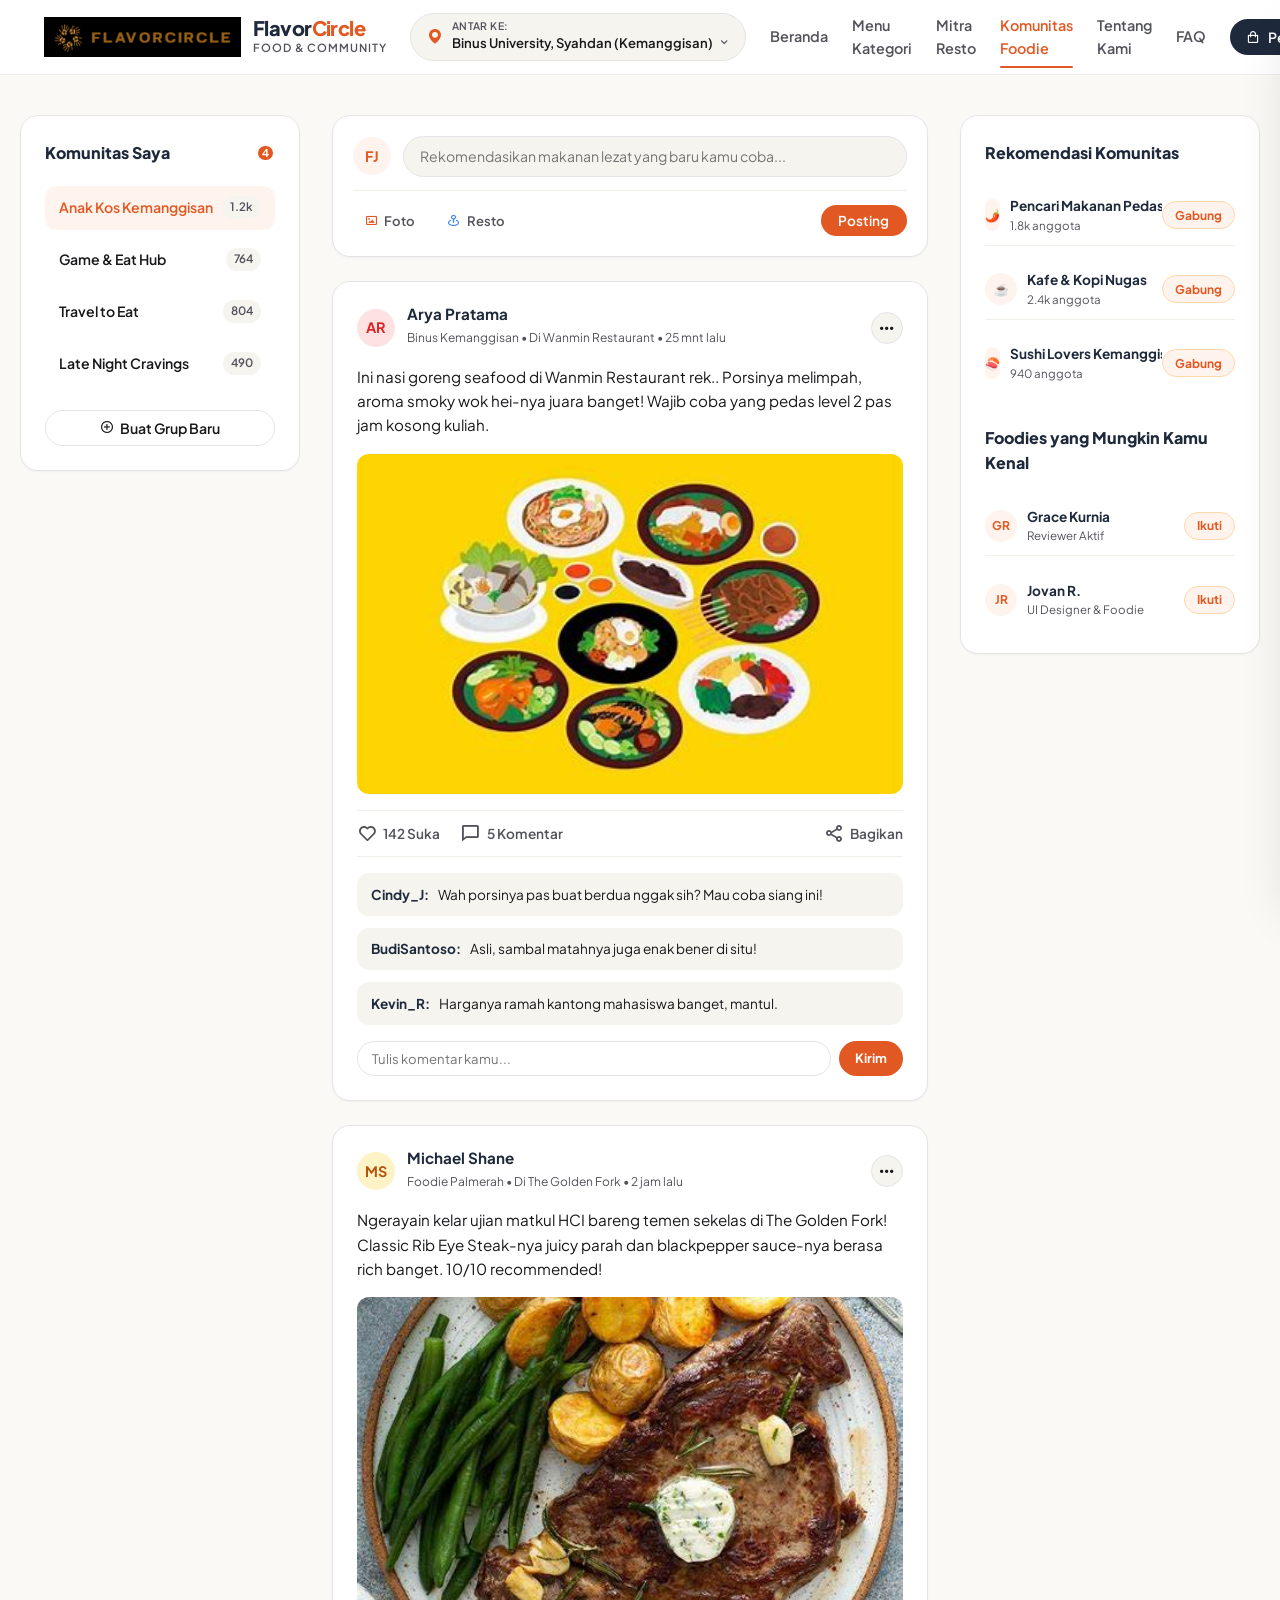
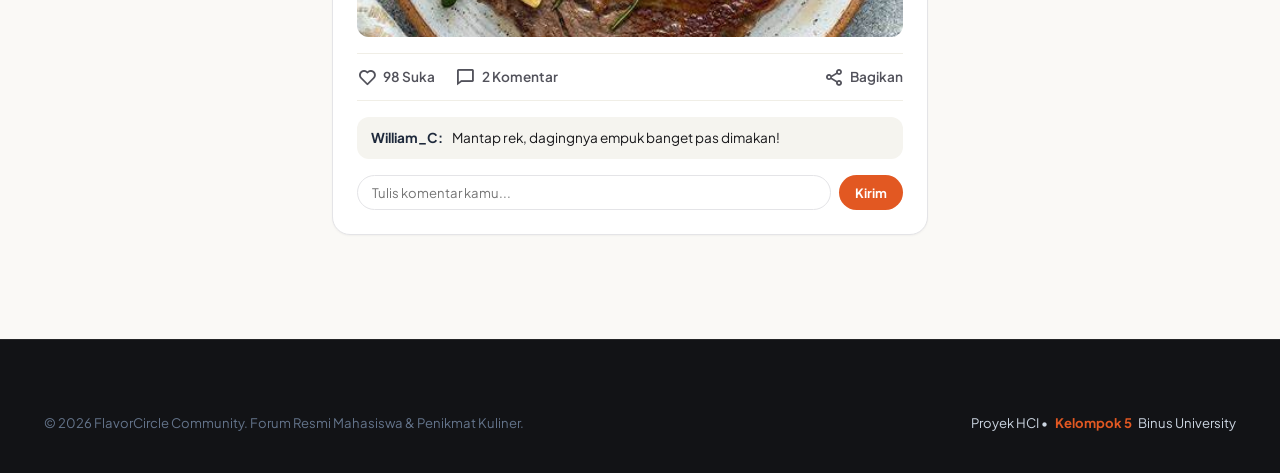
<file: FlavorCircle/groups.html>
<!DOCTYPE html>
<html lang="id">
<head>
    <meta charset="UTF-8">
    <meta name="viewport" content="width=device-width, initial-scale=1.0">
    <title>Komunitas Foodie — FlavorCircle</title>
    <link rel="icon" href="assets/images/FC_logo.png" type="image/png">
    
    <!-- Boxicons -->
    <link href='https://unpkg.com/boxicons@2.1.4/css/boxicons.min.css' rel='stylesheet'>
    
    <!-- Core Style -->
    <link rel="stylesheet" href="assets/css/style.css">
    
    <style>
        .community-layout {
            display: grid;
            grid-template-columns: 280px 1fr 300px;
            gap: 2rem;
            padding: 2.5rem 0 5rem 0;
            align-items: flex-start;
        }

        /* Sidebars */
        .comm-sidebar {
            background-color: #fff;
            border: 1px solid var(--border-light);
            border-radius: var(--radius-lg);
            padding: 1.5rem;
            box-shadow: var(--shadow-xs);
            position: sticky;
            top: 94px;
        }

        .comm-sidebar-title {
            font-size: 1rem;
            font-weight: 800;
            color: var(--secondary);
            margin-bottom: 1.25rem;
            display: flex;
            align-items: center;
            justify-content: space-between;
        }

        .comm-list {
            display: flex;
            flex-direction: column;
            gap: 0.5rem;
        }

        .comm-item {
            display: flex;
            align-items: center;
            justify-content: space-between;
            padding: 0.65rem 0.85rem;
            border-radius: var(--radius-md);
            cursor: pointer;
            transition: all var(--transition-fast);
            color: var(--text-main);
            font-size: 0.88rem;
            font-weight: 600;
        }

        .comm-item:hover,
        .comm-item.active {
            background-color: var(--primary-subtle);
            color: var(--primary);
        }

        .comm-member-count {
            font-size: 0.72rem;
            color: var(--text-muted);
            background-color: var(--bg-card-subtle);
            padding: 0.15rem 0.5rem;
            border-radius: var(--radius-full);
        }

        /* Post Creation Box */
        .create-post-card {
            background-color: #fff;
            border: 1px solid var(--border-light);
            border-radius: var(--radius-lg);
            padding: 1.25rem;
            box-shadow: var(--shadow-xs);
            margin-bottom: 1.5rem;
        }

        .create-post-head {
            display: flex;
            align-items: center;
            gap: 0.75rem;
            margin-bottom: 0.85rem;
        }

        .user-avatar-sm {
            width: 38px;
            height: 38px;
            border-radius: var(--radius-full);
            background-color: var(--primary-subtle);
            color: var(--primary);
            display: flex;
            align-items: center;
            justify-content: center;
            font-weight: 700;
            font-size: 0.9rem;
        }

        .create-post-input {
            flex: 1;
            background-color: var(--bg-card-subtle);
            border: 1px solid var(--border-light);
            padding: 0.65rem 1rem;
            border-radius: var(--radius-full);
            font-size: 0.88rem;
        }

        .create-post-actions {
            display: flex;
            align-items: center;
            justify-content: space-between;
            padding-top: 0.85rem;
            border-top: 1px solid var(--border-subtle);
        }

        .post-action-btn {
            display: flex;
            align-items: center;
            gap: 0.4rem;
            font-size: 0.82rem;
            font-weight: 600;
            color: var(--text-muted);
            padding: 0.4rem 0.75rem;
            border-radius: var(--radius-sm);
            transition: all var(--transition-fast);
        }

        .post-action-btn:hover {
            background-color: var(--bg-card-subtle);
            color: var(--primary);
        }

        /* Feed Post Cards */
        .feed-post-card {
            background-color: #fff;
            border: 1px solid var(--border-light);
            border-radius: var(--radius-lg);
            padding: 1.5rem;
            box-shadow: var(--shadow-xs);
            margin-bottom: 1.5rem;
        }

        .feed-author-row {
            display: flex;
            align-items: center;
            justify-content: space-between;
            margin-bottom: 1rem;
        }

        .author-details {
            display: flex;
            align-items: center;
            gap: 0.75rem;
        }

        .author-info h4 {
            font-size: 0.95rem;
            font-weight: 700;
            color: var(--secondary);
            line-height: 1.1;
        }

        .author-info span {
            font-size: 0.75rem;
            color: var(--text-muted);
        }

        .feed-post-text {
            font-size: 0.95rem;
            line-height: 1.6;
            color: var(--text-main);
            margin-bottom: 1rem;
        }

        .feed-media-frame {
            border-radius: var(--radius-md);
            overflow: hidden;
            margin-bottom: 1rem;
            background-color: #1c1d22;
        }

        .feed-media-frame img {
            width: 100%;
            height: 340px;
            object-fit: cover;
        }

        .feed-interactions {
            display: flex;
            align-items: center;
            gap: 1.25rem;
            padding: 0.75rem 0;
            border-top: 1px solid var(--border-subtle);
            border-bottom: 1px solid var(--border-subtle);
            margin-bottom: 1rem;
        }

        .interaction-btn {
            display: flex;
            align-items: center;
            gap: 0.4rem;
            font-size: 0.85rem;
            font-weight: 600;
            color: var(--text-muted);
            cursor: pointer;
            transition: all var(--transition-fast);
        }

        .interaction-btn:hover,
        .interaction-btn.liked {
            color: var(--primary);
        }

        /* Comment Section */
        .comments-list {
            display: flex;
            flex-direction: column;
            gap: 0.75rem;
            margin-bottom: 1rem;
        }

        .comment-item {
            background-color: var(--bg-card-subtle);
            border-radius: var(--radius-md);
            padding: 0.65rem 0.9rem;
            font-size: 0.85rem;
        }

        .comment-item strong {
            color: var(--secondary);
            margin-right: 0.4rem;
        }

        .add-comment-row {
            display: flex;
            gap: 0.5rem;
        }

        .comment-input {
            flex: 1;
            background-color: #fff;
            border: 1px solid var(--border-light);
            padding: 0.5rem 0.9rem;
            border-radius: var(--radius-full);
            font-size: 0.82rem;
        }

        .comment-submit-btn {
            background-color: var(--primary);
            color: #fff;
            padding: 0.45rem 1rem;
            border-radius: var(--radius-full);
            font-size: 0.8rem;
            font-weight: 700;
        }

        /* Right Sidebar Members */
        .suggested-user-row {
            display: flex;
            align-items: center;
            justify-content: space-between;
            padding: 0.6rem 0;
            border-bottom: 1px solid var(--border-subtle);
        }

        .suggested-user-row:last-child {
            border-bottom: none;
        }

        .suggested-user-info {
            display: flex;
            align-items: center;
            gap: 0.6rem;
            overflow: hidden;
        }

        .suggested-user-name {
            font-size: 0.85rem;
            font-weight: 700;
            color: var(--secondary);
            white-space: nowrap;
            overflow: hidden;
            text-overflow: ellipsis;
        }

        .suggested-user-sub {
            font-size: 0.72rem;
            color: var(--text-muted);
        }

        .btn-follow-toggle {
            padding: 0.35rem 0.75rem;
            border-radius: var(--radius-full);
            font-size: 0.75rem;
            font-weight: 700;
            background-color: var(--primary-subtle);
            color: var(--primary);
            border: 1px solid var(--primary-border);
            transition: all var(--transition-fast);
        }

        .btn-follow-toggle.following {
            background-color: var(--forest-subtle);
            color: var(--forest);
            border-color: #86efac;
        }

        @media (max-width: 1024px) {
            .community-layout {
                grid-template-columns: 1fr;
            }
            .comm-sidebar {
                position: static;
            }
        }
    </style>
    
    <script src="assets/js/main.js" defer></script>
</head>
<body>

    <!-- Header -->
    <header class="site-header">
        <div class="container header-inner">
            <a href="index.html" class="brand">
                <img src="assets/images/FC_logo.png" alt="FlavorCircle Logo" class="brand-logo-img">
                <div class="brand-text">
                    <span class="brand-title">Flavor<span>Circle</span></span>
                    <span class="brand-tag">Food & Community</span>
                </div>
            </a>

            <div class="location-picker open-loc-modal">
                <i class='bx bxs-map loc-pin'></i>
                <div class="loc-details">
                    <span class="loc-label">Antar ke:</span>
                    <span class="loc-name">
                        <span class="current-location-text">Binus University, Syahdan (Kemanggisan)</span>
                        <i class='bx bx-chevron-down loc-change-icon'></i>
                    </span>
                </div>
            </div>

            <nav class="nav-links">
                <a href="index.html" class="nav-link">Beranda</a>
                <a href="index.html#categories" class="nav-link">Menu Kategori</a>
                <a href="restaurant.html" class="nav-link">Mitra Resto</a>
                <a href="groups.html" class="nav-link active">Komunitas Foodie</a>
                <a href="aboutFC.html" class="nav-link">Tentang Kami</a>
                <a href="faq.html" class="nav-link">FAQ</a>
            </nav>

            <div class="header-actions">
                <button class="cart-btn open-cart-trigger">
                    <i class='bx bx-shopping-bag'></i>
                    <span>Pesanan</span>
                    <span class="cart-count-badge">0</span>
                </button>
                <a href="loginPage.html" class="btn-primary-sm">
                    <i class='bx bx-user'></i>
                    <span>Masuk</span>
                </a>
            </div>
        </div>
    </header>

    <!-- Main Community Feed Layout -->
    <div class="container community-layout">
        
        <!-- Left Sidebar: My Communities -->
        <aside class="comm-sidebar">
            <div class="comm-sidebar-title">
                <span>Komunitas Saya</span>
                <span class="badge-count" style="position: static;">4</span>
            </div>
            <div class="comm-list">
                <div class="comm-item active" onclick="switchCommunity('Anak Kos Kemanggisan', this)">
                    <span>Anak Kos Kemanggisan</span>
                    <span class="comm-member-count">1.2k</span>
                </div>
                <div class="comm-item" onclick="switchCommunity('Game & Eat Hub', this)">
                    <span>Game & Eat Hub</span>
                    <span class="comm-member-count">764</span>
                </div>
                <div class="comm-item" onclick="switchCommunity('Travel to Eat', this)">
                    <span>Travel to Eat</span>
                    <span class="comm-member-count">804</span>
                </div>
                <div class="comm-item" onclick="switchCommunity('Late Night Cravings', this)">
                    <span>Late Night Cravings</span>
                    <span class="comm-member-count">490</span>
                </div>
            </div>

            <button class="btn-outline-sm" style="width: 100%; justify-content: center; margin-top: 1.5rem;" onclick="showToast('Fitur buat komunitas baru akan segera hadir!', 'bx-plus')">
                <i class='bx bx-plus-circle'></i>
                <span>Buat Grup Baru</span>
            </button>
        </aside>

        <!-- Center Column: Post Creator & Feed -->
        <main class="comm-feed-main">
            <!-- Create Post Box -->
            <div class="create-post-card">
                <div class="create-post-head">
                    <div class="user-avatar-sm">FJ</div>
                    <input type="text" id="postInput" class="create-post-input" placeholder="Rekomendasikan makanan lezat yang baru kamu coba...">
                </div>
                <div class="create-post-actions">
                    <div style="display: flex; gap: 0.5rem;">
                        <button class="post-action-btn" onclick="showToast('Foto makanan berhasil dilampirkan!', 'bx-image')">
                            <i class='bx bx-image' style="color: var(--primary);"></i>
                            <span>Foto</span>
                        </button>
                        <button class="post-action-btn" onclick="showToast('Tag lokasi resto terpilih!', 'bx-map')">
                            <i class='bx bx-map-pin' style="color: #3b82f6;"></i>
                            <span>Resto</span>
                        </button>
                    </div>
                    <button class="btn-primary-sm" style="padding: 0.45rem 1.1rem; font-size: 0.85rem;" onclick="publishPost()">
                        <span>Posting</span>
                    </button>
                </div>
            </div>

            <!-- Feed Post 1 -->
            <article class="feed-post-card">
                <div class="feed-author-row">
                    <div class="author-details">
                        <div class="user-avatar-sm" style="background-color: #fee2e2; color: #dc2626;">AR</div>
                        <div class="author-info">
                            <h4>Arya Pratama</h4>
                            <span>Binus Kemanggisan • Di Wanmin Restaurant • 25 mnt lalu</span>
                        </div>
                    </div>
                    <button class="icon-btn" style="width: 32px; height: 32px;" title="Opsi"><i class='bx bx-dots-horizontal-rounded'></i></button>
                </div>

                <div class="feed-post-text">
                    Ini nasi goreng seafood di Wanmin Restaurant rek.. Porsinya melimpah, aroma smoky wok hei-nya juara banget! Wajib coba yang pedas level 2 pas jam kosong kuliah.
                </div>

                <div class="feed-media-frame">
                    <img src="assets/images/bannerfood.jpg" alt="Nasi Goreng Seafood Wanmin">
                </div>

                <div class="feed-interactions">
                    <div class="interaction-btn" onclick="toggleLike(this)">
                        <i class='bx bx-heart' style="font-size: 1.25rem;"></i>
                        <span class="like-counter">142 Suka</span>
                    </div>
                    <div class="interaction-btn">
                        <i class='bx bx-comment' style="font-size: 1.25rem;"></i>
                        <span>5 Komentar</span>
                    </div>
                    <div class="interaction-btn" style="margin-left: auto;" onclick="showToast('Tautan postingan berhasil disalin!', 'bx-share-alt')">
                        <i class='bx bx-share-alt' style="font-size: 1.25rem;"></i>
                        <span>Bagikan</span>
                    </div>
                </div>

                <!-- Comments Thread -->
                <div class="comments-list" id="commentsThread1">
                    <div class="comment-item">
                        <strong>Cindy_J:</strong> Wah porsinya pas buat berdua nggak sih? Mau coba siang ini!
                    </div>
                    <div class="comment-item">
                        <strong>BudiSantoso:</strong> Asli, sambal matahnya juga enak bener di situ!
                    </div>
                    <div class="comment-item">
                        <strong>Kevin_R:</strong> Harganya ramah kantong mahasiswa banget, mantul.
                    </div>
                </div>

                <!-- Add Comment Input -->
                <form class="add-comment-row" onsubmit="addComment(event, 'commentsThread1')">
                    <input type="text" class="comment-input" placeholder="Tulis komentar kamu..." required>
                    <button type="submit" class="comment-submit-btn">Kirim</button>
                </form>
            </article>

            <!-- Feed Post 2 -->
            <article class="feed-post-card">
                <div class="feed-author-row">
                    <div class="author-details">
                        <div class="user-avatar-sm" style="background-color: #fef3c7; color: #b45309;">MS</div>
                        <div class="author-info">
                            <h4>Michael Shane</h4>
                            <span>Foodie Palmerah • Di The Golden Fork • 2 jam lalu</span>
                        </div>
                    </div>
                    <button class="icon-btn" style="width: 32px; height: 32px;" title="Opsi"><i class='bx bx-dots-horizontal-rounded'></i></button>
                </div>

                <div class="feed-post-text">
                    Ngerayain kelar ujian matkul HCI bareng temen sekelas di The Golden Fork! Classic Rib Eye Steak-nya juicy parah dan blackpepper sauce-nya berasa rich banget. 10/10 recommended!
                </div>

                <div class="feed-media-frame">
                    <img src="assets/images/st1.jpeg" alt="Classic Rib Eye Steak">
                </div>

                <div class="feed-interactions">
                    <div class="interaction-btn" onclick="toggleLike(this)">
                        <i class='bx bx-heart' style="font-size: 1.25rem;"></i>
                        <span class="like-counter">98 Suka</span>
                    </div>
                    <div class="interaction-btn">
                        <i class='bx bx-comment' style="font-size: 1.25rem;"></i>
                        <span>2 Komentar</span>
                    </div>
                    <div class="interaction-btn" style="margin-left: auto;" onclick="showToast('Tautan postingan berhasil disalin!', 'bx-share-alt')">
                        <i class='bx bx-share-alt' style="font-size: 1.25rem;"></i>
                        <span>Bagikan</span>
                    </div>
                </div>

                <div class="comments-list" id="commentsThread2">
                    <div class="comment-item">
                        <strong>William_C:</strong> Mantap rek, dagingnya empuk banget pas dimakan!
                    </div>
                </div>

                <form class="add-comment-row" onsubmit="addComment(event, 'commentsThread2')">
                    <input type="text" class="comment-input" placeholder="Tulis komentar kamu..." required>
                    <button type="submit" class="comment-submit-btn">Kirim</button>
                </form>
            </article>
        </main>

        <!-- Right Sidebar: Suggested Groups & Foodies -->
        <aside class="comm-sidebar">
            <div class="comm-sidebar-title">
                <span>Rekomendasi Komunitas</span>
            </div>
            <div style="display: flex; flex-direction: column; gap: 0.85rem; margin-bottom: 2rem;">
                <div class="suggested-user-row">
                    <div class="suggested-user-info">
                        <div class="user-avatar-sm" style="width: 32px; height: 32px; font-size: 0.75rem;">🌶️</div>
                        <div>
                            <div class="suggested-user-name">Pencari Makanan Pedas</div>
                            <div class="suggested-user-sub">1.8k anggota</div>
                        </div>
                    </div>
                    <button class="btn-follow-toggle" onclick="toggleJoin(this)">Gabung</button>
                </div>

                <div class="suggested-user-row">
                    <div class="suggested-user-info">
                        <div class="user-avatar-sm" style="width: 32px; height: 32px; font-size: 0.75rem;">☕</div>
                        <div>
                            <div class="suggested-user-name">Kafe & Kopi Nugas</div>
                            <div class="suggested-user-sub">2.4k anggota</div>
                        </div>
                    </div>
                    <button class="btn-follow-toggle" onclick="toggleJoin(this)">Gabung</button>
                </div>

                <div class="suggested-user-row">
                    <div class="suggested-user-info">
                        <div class="user-avatar-sm" style="width: 32px; height: 32px; font-size: 0.75rem;">🍣</div>
                        <div>
                            <div class="suggested-user-name">Sushi Lovers Kemanggisan</div>
                            <div class="suggested-user-sub">940 anggota</div>
                        </div>
                    </div>
                    <button class="btn-follow-toggle" onclick="toggleJoin(this)">Gabung</button>
                </div>
            </div>

            <div class="comm-sidebar-title">
                <span>Foodies yang Mungkin Kamu Kenal</span>
            </div>
            <div style="display: flex; flex-direction: column; gap: 0.85rem;">
                <div class="suggested-user-row">
                    <div class="suggested-user-info">
                        <div class="user-avatar-sm" style="width: 32px; height: 32px; font-size: 0.75rem;">GR</div>
                        <div>
                            <div class="suggested-user-name">Grace Kurnia</div>
                            <div class="suggested-user-sub">Reviewer Aktif</div>
                        </div>
                    </div>
                    <button class="btn-follow-toggle" onclick="toggleFollow(this)">Ikuti</button>
                </div>

                <div class="suggested-user-row">
                    <div class="suggested-user-info">
                        <div class="user-avatar-sm" style="width: 32px; height: 32px; font-size: 0.75rem;">JR</div>
                        <div>
                            <div class="suggested-user-name">Jovan R.</div>
                            <div class="suggested-user-sub">UI Designer & Foodie</div>
                        </div>
                    </div>
                    <button class="btn-follow-toggle" onclick="toggleFollow(this)">Ikuti</button>
                </div>
            </div>
        </aside>

    </div>

    <!-- Footer -->
    <footer class="site-footer">
        <div class="container">
            <div class="footer-bottom" style="padding-top: 0;">
                <p>© 2026 FlavorCircle Community. Forum Resmi Mahasiswa & Penikmat Kuliner.</p>
                <div class="team-credit">Proyek HCI • <span>Kelompok 5</span> Binus University</div>
            </div>
        </div>
    </footer>

    <!-- Cart Drawer -->
    <div id="cartDrawerOverlay" class="cart-drawer-overlay close-cart-trigger"></div>
    <aside id="cartDrawer" class="cart-drawer">
        <div class="cart-drawer-head">
            <h3 class="cart-drawer-title">
                <i class='bx bx-shopping-bag' style="color: var(--primary);"></i>
                <span>Pesanan Kamu <span id="cartDrawerCount">(0)</span></span>
            </h3>
            <button class="close-btn close-cart-trigger"><i class='bx bx-x'></i></button>
        </div>
        <div id="cartDrawerList" class="cart-items-list"></div>
        <div class="cart-drawer-footer">
            <div class="cart-breakdown-row">
                <span>Subtotal Menu</span>
                <span id="cartDrawerSubtotal" style="font-weight: 700;">Rp 0</span>
            </div>
            <div class="cart-breakdown-row">
                <span>Biaya Antar Kampus</span>
                <span style="font-weight: 700; color: var(--forest);">Rp 8.000</span>
            </div>
            <div class="cart-breakdown-row total-row">
                <span>Estimasi Total</span>
                <span id="cartDrawerTotal" style="color: var(--primary);">Rp 0</span>
            </div>
            <button class="checkout-btn" onclick="goToCheckout()">
                <span>Lanjut ke Pembayaran</span>
                <i class='bx bx-right-arrow-alt'></i>
            </button>
        </div>
    </aside>

    <!-- Location Modal -->
    <div id="locationModal" class="modal-overlay">
        <div class="modal-card">
            <div class="modal-head">
                <h3 class="modal-title">Pilih Alamat Pengantaran</h3>
                <button class="close-btn close-loc-modal"><i class='bx bx-x'></i></button>
            </div>
            <div class="modal-body">
                <div class="location-options-list">
                    <div class="location-option-item" onclick="selectLocation('Binus University, Syahdan Campus (Kemanggisan)')">
                        <i class='bx bxs-school'></i>
                        <div>
                            <div class="loc-opt-name">Binus Kampus Syahdan</div>
                            <div class="loc-opt-desc">Kemanggisan, Palmerah, Jakarta Barat</div>
                        </div>
                    </div>
                </div>
            </div>
        </div>
    </div>

    <!-- Community Script -->
    <script>
        function toggleLike(btn) {
            btn.classList.toggle('liked');
            const icon = btn.querySelector('i');
            const counter = btn.querySelector('.like-counter');
            let currentLikes = parseInt(counter.innerText);
            if (btn.classList.contains('liked')) {
                icon.className = 'bx bxs-heart';
                counter.innerText = (currentLikes + 1) + " Suka";
            } else {
                icon.className = 'bx bx-heart';
                counter.innerText = (currentLikes - 1) + " Suka";
            }
        }

        function addComment(e, threadId) {
            e.preventDefault();
            const input = e.target.querySelector('input');
            const thread = document.getElementById(threadId);
            if (input && input.value.trim()) {
                const commentEl = document.createElement('div');
                commentEl.className = 'comment-item';
                commentEl.innerHTML = `<strong>Francis_J:</strong> ${input.value.trim()}`;
                thread.appendChild(commentEl);
                showToast("Komentar kamu berhasil dikirim!", "bx-chat");
                input.value = "";
            }
        }

        function publishPost() {
            const input = document.getElementById('postInput');
            if (!input.value.trim()) {
                showToast("Tulis sesuatu terlebih dahulu sebelum posting!", "bx-error");
                return;
            }
            showToast("Postingan kamu berhasil dibagikan ke komunitas!", "bx-check-circle");
            input.value = "";
        }

        function toggleJoin(btn) {
            if (btn.innerText === "Gabung") {
                btn.innerText = "Tergabung";
                btn.classList.add('following');
                showToast("Kamu telah bergabung dengan komunitas ini!", "bx-user-check");
            } else {
                btn.innerText = "Gabung";
                btn.classList.remove('following');
                showToast("Kamu keluar dari komunitas ini.", "bx-user-x");
            }
        }

        function toggleFollow(btn) {
            if (btn.innerText === "Ikuti") {
                btn.innerText = "Mengikuti";
                btn.classList.add('following');
                showToast("Berhasil mengikuti pengguna ini!", "bx-user-check");
            } else {
                btn.innerText = "Ikuti";
                btn.classList.remove('following');
            }
        }

        function switchCommunity(name, el) {
            document.querySelectorAll('.comm-item').forEach(i => i.classList.remove('active'));
            el.classList.add('active');
            showToast(`Memuat feed dari komunitas: ${name}`, 'bx-conversation');
        }
    </script>
</body>
</html>
</file>
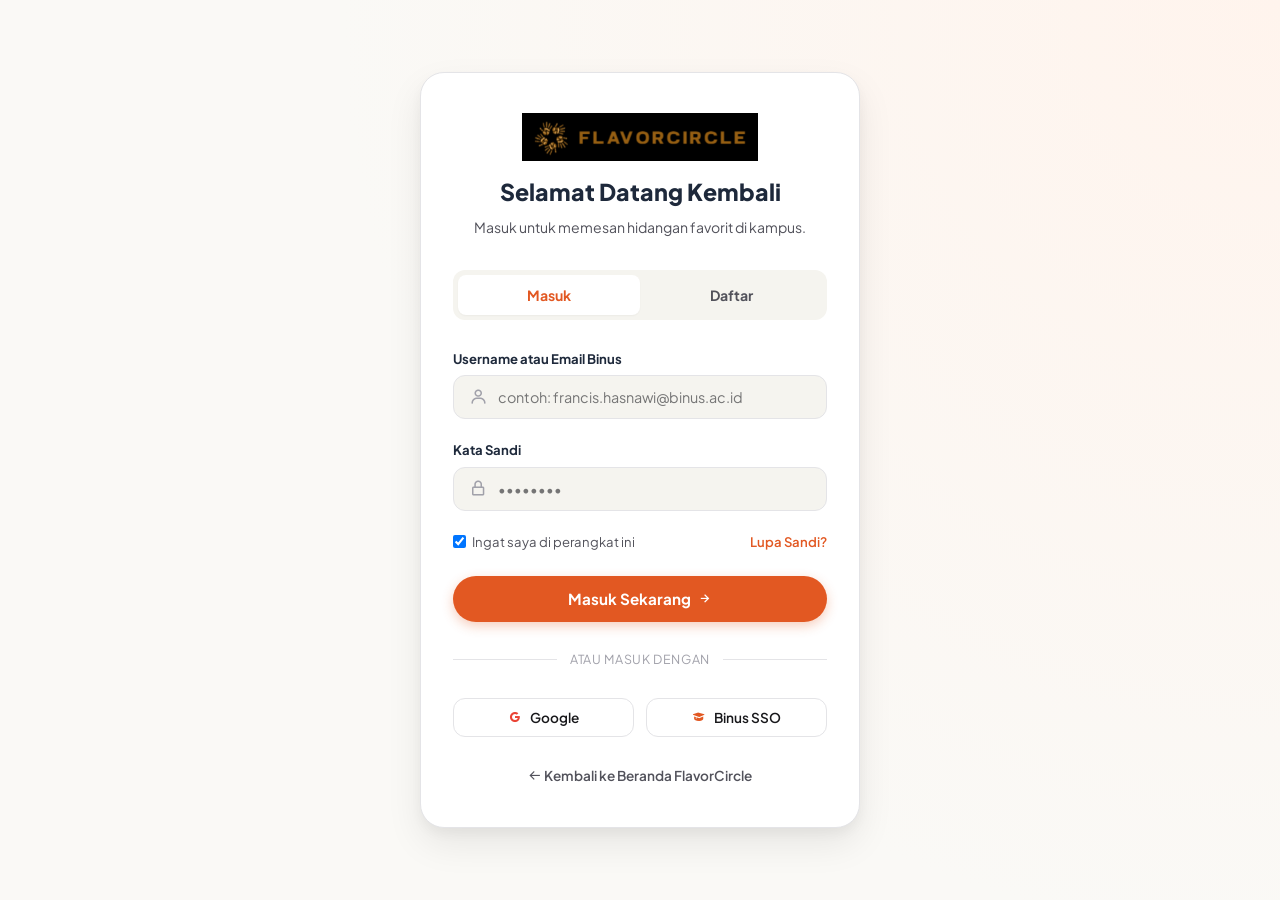
<file: FlavorCircle/loginPage.html>
<!DOCTYPE html>
<html lang="id">
<head>
    <meta charset="UTF-8">
    <meta name="viewport" content="width=device-width, initial-scale=1.0">
    <title>Masuk Akun — FlavorCircle</title>
    <link rel="icon" href="assets/images/FC_logo.png" type="image/png">
    
    <!-- Boxicons -->
    <link href='https://unpkg.com/boxicons@2.1.4/css/boxicons.min.css' rel='stylesheet'>
    <link rel="stylesheet" href="assets/css/style.css">
    
    <style>
        .auth-page {
            min-height: 100vh;
            display: flex;
            align-items: center;
            justify-content: center;
            padding: 2rem 1.5rem;
            background: radial-gradient(circle at top right, #fff4ed 0%, var(--bg-page) 60%);
        }

        .auth-card {
            width: 100%;
            max-width: 440px;
            background-color: #fff;
            border: 1px solid var(--border-light);
            border-radius: var(--radius-xl);
            padding: 2.5rem 2rem;
            box-shadow: var(--shadow-lg);
        }

        .auth-brand-head {
            text-align: center;
            margin-bottom: 2rem;
        }

        .auth-logo {
            height: 48px;
            margin: 0 auto 0.75rem auto;
            object-fit: contain;
        }

        .auth-title {
            font-size: 1.45rem;
            font-weight: 800;
            color: var(--secondary);
            margin-bottom: 0.35rem;
        }

        .auth-subtitle {
            font-size: 0.88rem;
            color: var(--text-muted);
        }

        .auth-tabs {
            display: grid;
            grid-template-columns: 1fr 1fr;
            background-color: var(--bg-card-subtle);
            border-radius: var(--radius-md);
            padding: 0.3rem;
            margin-bottom: 1.75rem;
        }

        .auth-tab-btn {
            padding: 0.55rem;
            text-align: center;
            font-size: 0.88rem;
            font-weight: 700;
            color: var(--text-muted);
            border-radius: var(--radius-sm);
            transition: all var(--transition-fast);
        }

        .auth-tab-btn.active {
            background-color: #fff;
            color: var(--primary);
            box-shadow: var(--shadow-xs);
        }

        .form-group {
            margin-bottom: 1.25rem;
        }

        .form-label {
            display: block;
            font-size: 0.82rem;
            font-weight: 700;
            color: var(--secondary);
            margin-bottom: 0.4rem;
        }

        .input-with-icon {
            position: relative;
            display: flex;
            align-items: center;
        }

        .input-with-icon i {
            position: absolute;
            left: 1rem;
            font-size: 1.15rem;
            color: var(--text-light);
        }

        .auth-input {
            width: 100%;
            background-color: var(--bg-card-subtle);
            border: 1px solid var(--border-light);
            border-radius: var(--radius-md);
            padding: 0.75rem 1rem 0.75rem 2.75rem;
            font-size: 0.9rem;
            transition: all var(--transition-fast);
        }

        .auth-input:focus {
            background-color: #fff;
            border-color: var(--primary);
            box-shadow: 0 0 0 3px rgba(226, 88, 34, 0.15);
        }

        .form-options-row {
            display: flex;
            align-items: center;
            justify-content: space-between;
            font-size: 0.82rem;
            margin-bottom: 1.5rem;
        }

        .remember-checkbox {
            display: flex;
            align-items: center;
            gap: 0.4rem;
            color: var(--text-muted);
            cursor: pointer;
        }

        .forgot-link {
            color: var(--primary);
            font-weight: 600;
        }

        .btn-auth-submit {
            width: 100%;
            background-color: var(--primary);
            color: #fff;
            padding: 0.85rem;
            border-radius: var(--radius-full);
            font-size: 0.95rem;
            font-weight: 700;
            display: flex;
            align-items: center;
            justify-content: center;
            gap: 0.4rem;
            transition: all var(--transition-fast);
            box-shadow: 0 4px 12px rgba(226, 88, 34, 0.3);
        }

        .btn-auth-submit:hover {
            background-color: var(--primary-hover);
            transform: translateY(-1px);
        }

        .auth-divider {
            display: flex;
            align-items: center;
            margin: 1.75rem 0;
            color: var(--text-light);
            font-size: 0.78rem;
            text-transform: uppercase;
            letter-spacing: 0.05em;
        }

        .auth-divider::before,
        .auth-divider::after {
            content: '';
            flex: 1;
            height: 1px;
            background-color: var(--border-light);
        }

        .auth-divider span {
            padding: 0 0.85rem;
        }

        .sso-buttons {
            display: flex;
            gap: 0.75rem;
        }

        .btn-sso {
            flex: 1;
            display: flex;
            align-items: center;
            justify-content: center;
            gap: 0.5rem;
            background-color: #fff;
            border: 1px solid var(--border-light);
            padding: 0.65rem;
            border-radius: var(--radius-md);
            font-size: 0.85rem;
            font-weight: 600;
            color: var(--text-main);
            transition: all var(--transition-fast);
        }

        .btn-sso:hover {
            background-color: var(--bg-card-subtle);
            border-color: var(--border-hover);
        }

        .back-home-link {
            display: block;
            text-align: center;
            margin-top: 1.75rem;
            font-size: 0.85rem;
            color: var(--text-muted);
            font-weight: 600;
        }

        .back-home-link:hover {
            color: var(--primary);
        }
    </style>
</head>
<body class="auth-page">

    <div class="auth-card">
        <div class="auth-brand-head">
            <a href="index.html">
                <img src="assets/images/FC_logo.png" alt="FlavorCircle" class="auth-logo">
            </a>
            <h1 class="auth-title">Selamat Datang Kembali</h1>
            <p class="auth-subtitle">Masuk untuk memesan hidangan favorit di kampus.</p>
        </div>

        <div class="auth-tabs">
            <a href="loginPage.html" class="auth-tab-btn active">Masuk</a>
            <a href="signup.html" class="auth-tab-btn">Daftar</a>
        </div>

        <form onsubmit="handleLogin(event)">
            <div class="form-group">
                <label class="form-label" for="username">Username atau Email Binus</label>
                <div class="input-with-icon">
                    <i class='bx bx-user'></i>
                    <input type="text" id="username" class="auth-input" placeholder="contoh: francis.hasnawi@binus.ac.id" required>
                </div>
            </div>

            <div class="form-group">
                <label class="form-label" for="password">Kata Sandi</label>
                <div class="input-with-icon">
                    <i class='bx bx-lock-alt'></i>
                    <input type="password" id="password" class="auth-input" placeholder="••••••••" required>
                </div>
            </div>

            <div class="form-options-row">
                <label class="remember-checkbox">
                    <input type="checkbox" checked>
                    <span>Ingat saya di perangkat ini</span>
                </label>
                <a href="#" class="forgot-link" onclick="alert('Instruksi pemulihan kata sandi telah dikirim ke email kampus Anda!')">Lupa Sandi?</a>
            </div>

            <button type="submit" class="btn-auth-submit">
                <span>Masuk Sekarang</span>
                <i class='bx bx-right-arrow-alt'></i>
            </button>
        </form>

        <div class="auth-divider">
            <span>Atau Masuk Dengan</span>
        </div>

        <div class="sso-buttons">
            <button class="btn-sso" onclick="mockSSO('Google')">
                <i class='bx bxl-google' style="color: #ea4335;"></i>
                <span>Google</span>
            </button>
            <button class="btn-sso" onclick="mockSSO('Binus SSO')">
                <i class='bx bxs-graduation' style="color: #e25822;"></i>
                <span>Binus SSO</span>
            </button>
        </div>

        <a href="index.html" class="back-home-link">
            <i class='bx bx-arrow-back'></i> Kembali ke Beranda FlavorCircle
        </a>
    </div>

    <script>
        function handleLogin(e) {
            e.preventDefault();
            const user = document.getElementById('username').value;
            alert(`Selamat datang kembali, ${user}! Anda berhasil masuk.`);
            window.location.href = 'index.html';
        }

        function mockSSO(provider) {
            alert(`Berhasil masuk menggunakan akun ${provider}.`);
            window.location.href = 'index.html';
        }
    </script>
</body>
</html>
</file>
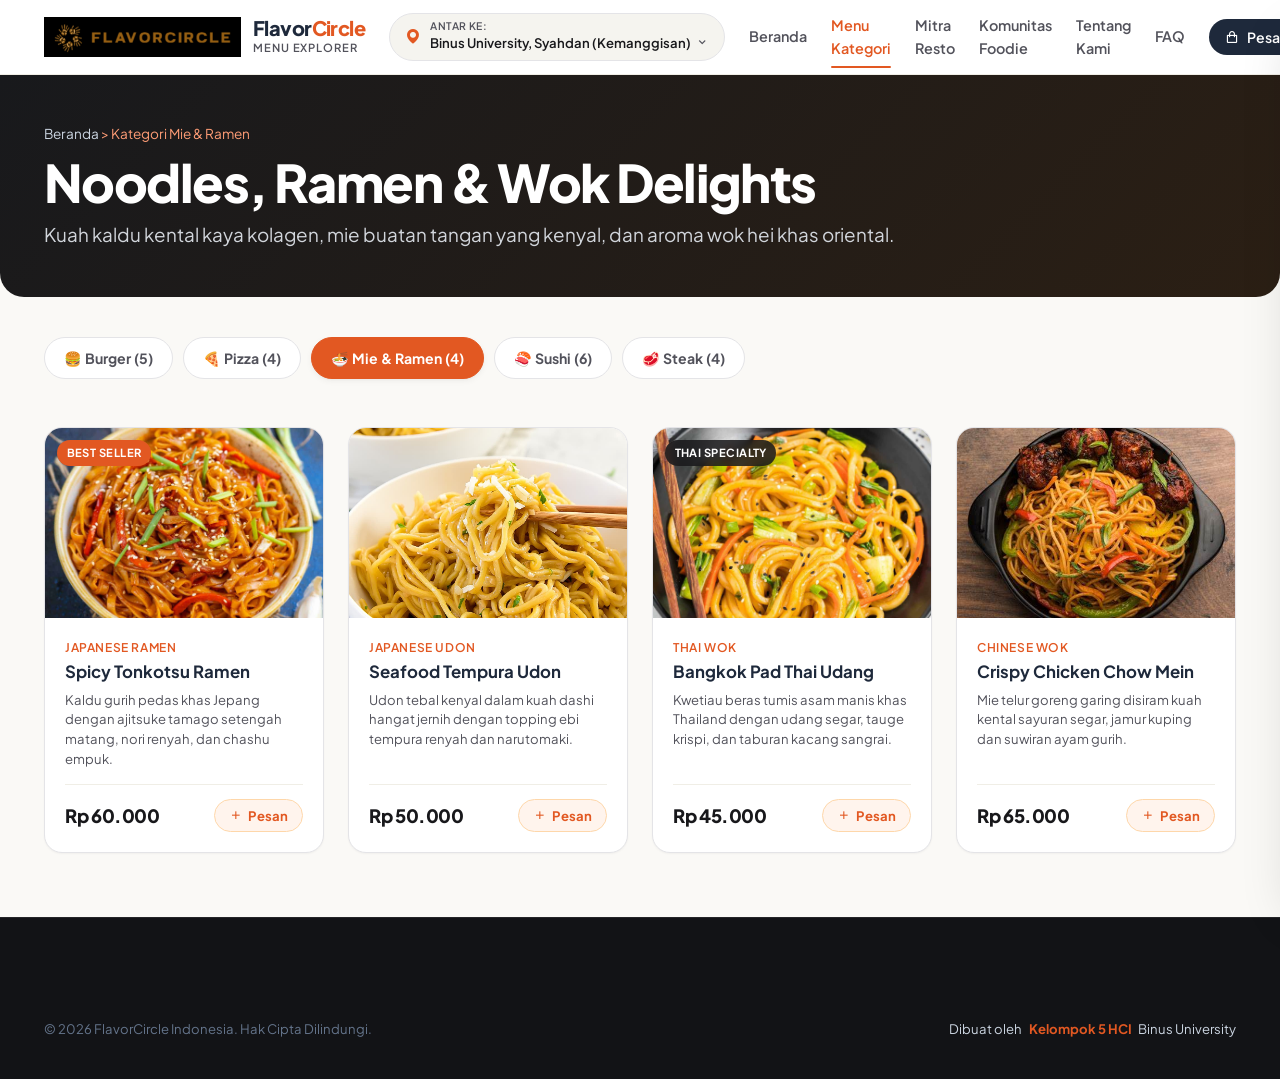
<file: FlavorCircle/noodles.html>
<!DOCTYPE html>
<html lang="id">
<head>
    <meta charset="UTF-8">
    <meta name="viewport" content="width=device-width, initial-scale=1.0">
    <title>Menu Mie & Ramen — FlavorCircle</title>
    <link rel="icon" href="assets/images/FC_logo.png" type="image/png">
    
    <!-- Boxicons -->
    <link href='https://unpkg.com/boxicons@2.1.4/css/boxicons.min.css' rel='stylesheet'>
    <link rel="stylesheet" href="assets/css/style.css">
    
    <style>
        .category-hero {
            background: linear-gradient(135deg, #18191c 0%, #2b1f14 100%);
            color: #ffffff;
            padding: 3rem 0;
            border-radius: 0 0 var(--radius-xl) var(--radius-xl);
            margin-bottom: 2.5rem;
        }

        .category-nav-strip {
            display: flex;
            align-items: center;
            gap: 0.6rem;
            overflow-x: auto;
            padding-bottom: 0.5rem;
            margin-bottom: 2.5rem;
        }

        .cat-tab {
            padding: 0.55rem 1.2rem;
            border-radius: var(--radius-full);
            background-color: #fff;
            border: 1px solid var(--border-light);
            font-size: 0.88rem;
            font-weight: 700;
            color: var(--text-muted);
            display: inline-flex;
            align-items: center;
            gap: 0.4rem;
            white-space: nowrap;
            transition: all var(--transition-fast);
        }

        .cat-tab:hover,
        .cat-tab.active {
            background-color: var(--primary);
            color: #fff;
            border-color: var(--primary);
            box-shadow: var(--shadow-sm);
        }
    </style>
    
    <script src="assets/js/main.js" defer></script>
</head>
<body>

    <!-- Header -->
    <header class="site-header">
        <div class="container header-inner">
            <a href="index.html" class="brand">
                <img src="assets/images/FC_logo.png" alt="FlavorCircle Logo" class="brand-logo-img">
                <div class="brand-text">
                    <span class="brand-title">Flavor<span>Circle</span></span>
                    <span class="brand-tag">Menu Explorer</span>
                </div>
            </a>

            <div class="location-picker open-loc-modal">
                <i class='bx bxs-map loc-pin'></i>
                <div class="loc-details">
                    <span class="loc-label">Antar ke:</span>
                    <span class="loc-name">
                        <span class="current-location-text">Binus University, Syahdan (Kemanggisan)</span>
                        <i class='bx bx-chevron-down loc-change-icon'></i>
                    </span>
                </div>
            </div>

            <nav class="nav-links">
                <a href="index.html" class="nav-link">Beranda</a>
                <a href="noodles.html" class="nav-link active">Menu Kategori</a>
                <a href="restaurant.html" class="nav-link">Mitra Resto</a>
                <a href="groups.html" class="nav-link">Komunitas Foodie</a>
                <a href="aboutFC.html" class="nav-link">Tentang Kami</a>
                <a href="faq.html" class="nav-link">FAQ</a>
            </nav>

            <div class="header-actions">
                <button class="cart-btn open-cart-trigger">
                    <i class='bx bx-shopping-bag'></i>
                    <span>Pesanan</span>
                    <span class="cart-count-badge">0</span>
                </button>
                <a href="loginPage.html" class="btn-primary-sm">
                    <i class='bx bx-user'></i>
                    <span>Masuk</span>
                </a>
            </div>
        </div>
    </header>

    <!-- Category Hero -->
    <section class="category-hero">
        <div class="container">
            <div style="font-size: 0.85rem; color: #ff9d76; margin-bottom: 0.5rem;">
                <a href="index.html" style="color: #cbd5e1;">Beranda</a> &gt; <span>Kategori Mie & Ramen</span>
            </div>
            <h1 class="hero-title" style="margin-bottom: 0.4rem;">Noodles, Ramen & Wok Delights</h1>
            <p class="hero-subtitle" style="margin-bottom: 0;">
                Kuah kaldu kental kaya kolagen, mie buatan tangan yang kenyal, dan aroma wok hei khas oriental.
            </p>
        </div>
    </section>

    <!-- Main Content -->
    <main class="container" style="padding-bottom: 4rem;">
        
        <!-- Category Switcher Tabs -->
        <div class="category-nav-strip">
            <a href="burger.html" class="cat-tab">🍔 Burger (5)</a>
            <a href="pizza.html" class="cat-tab">🍕 Pizza (4)</a>
            <a href="noodles.html" class="cat-tab active">🍜 Mie & Ramen (4)</a>
            <a href="sushi.html" class="cat-tab">🍣 Sushi (6)</a>
            <a href="steak.html" class="cat-tab">🥩 Steak (4)</a>
        </div>

        <!-- Noodles Grid -->
        <div class="dishes-grid">
            
            <!-- Dish 1 -->
            <div class="dish-card">
                <div class="dish-media">
                    <img src="assets/images/n1.jpg" alt="Spicy Ramen">
                    <span class="dish-badge promo">Best Seller</span>
                </div>
                <div class="dish-content">
                    <span class="dish-category">Japanese Ramen</span>
                    <h3 class="dish-title">Spicy Tonkotsu Ramen</h3>
                    <p class="dish-desc">Kaldu gurih pedas khas Jepang dengan ajitsuke tamago setengah matang, nori renyah, dan chashu empuk.</p>
                    <div class="dish-footer">
                        <span class="dish-price">Rp 60.000</span>
                        <button class="add-cart-btn" onclick="addToCart({name: 'Spicy Tonkotsu Ramen', price: 60000, img: 'assets/images/n1.jpg', category: 'Noodles'})">
                            <i class='bx bx-plus'></i>
                            <span>Pesan</span>
                        </button>
                    </div>
                </div>
            </div>

            <!-- Dish 2 -->
            <div class="dish-card">
                <div class="dish-media">
                    <img src="assets/images/n2.jpg" alt="Seafood Udon">
                </div>
                <div class="dish-content">
                    <span class="dish-category">Japanese Udon</span>
                    <h3 class="dish-title">Seafood Tempura Udon</h3>
                    <p class="dish-desc">Udon tebal kenyal dalam kuah dashi hangat jernih dengan topping ebi tempura renyah dan narutomaki.</p>
                    <div class="dish-footer">
                        <span class="dish-price">Rp 50.000</span>
                        <button class="add-cart-btn" onclick="addToCart({name: 'Seafood Tempura Udon', price: 50000, img: 'assets/images/n2.jpg', category: 'Noodles'})">
                            <i class='bx bx-plus'></i>
                            <span>Pesan</span>
                        </button>
                    </div>
                </div>
            </div>

            <!-- Dish 3 -->
            <div class="dish-card">
                <div class="dish-media">
                    <img src="assets/images/n3.jpg" alt="Pad Thai">
                    <span class="dish-badge">Thai Specialty</span>
                </div>
                <div class="dish-content">
                    <span class="dish-category">Thai Wok</span>
                    <h3 class="dish-title">Bangkok Pad Thai Udang</h3>
                    <p class="dish-desc">Kwetiau beras tumis asam manis khas Thailand dengan udang segar, tauge krispi, dan taburan kacang sangrai.</p>
                    <div class="dish-footer">
                        <span class="dish-price">Rp 45.000</span>
                        <button class="add-cart-btn" onclick="addToCart({name: 'Bangkok Pad Thai Udang', price: 45000, img: 'assets/images/n3.jpg', category: 'Noodles'})">
                            <i class='bx bx-plus'></i>
                            <span>Pesan</span>
                        </button>
                    </div>
                </div>
            </div>

            <!-- Dish 4 -->
            <div class="dish-card">
                <div class="dish-media">
                    <img src="assets/images/n4.jpeg" alt="Chicken Chow Mein">
                </div>
                <div class="dish-content">
                    <span class="dish-category">Chinese Wok</span>
                    <h3 class="dish-title">Crispy Chicken Chow Mein</h3>
                    <p class="dish-desc">Mie telur goreng garing disiram kuah kental sayuran segar, jamur kuping dan suwiran ayam gurih.</p>
                    <div class="dish-footer">
                        <span class="dish-price">Rp 65.000</span>
                        <button class="add-cart-btn" onclick="addToCart({name: 'Crispy Chicken Chow Mein', price: 65000, img: 'assets/images/n4.jpeg', category: 'Noodles'})">
                            <i class='bx bx-plus'></i>
                            <span>Pesan</span>
                        </button>
                    </div>
                </div>
            </div>

        </div>
    </main>

    <!-- Footer -->
    <footer class="site-footer">
        <div class="container">
            <div class="footer-bottom">
                <p>© 2026 FlavorCircle Indonesia. Hak Cipta Dilindungi.</p>
                <div class="team-credit">Dibuat oleh <span>Kelompok 5 HCI</span> Binus University</div>
            </div>
        </div>
    </footer>

    <!-- Cart Drawer -->
    <div id="cartDrawerOverlay" class="cart-drawer-overlay close-cart-trigger"></div>
    <aside id="cartDrawer" class="cart-drawer">
        <div class="cart-drawer-head">
            <h3 class="cart-drawer-title">
                <i class='bx bx-shopping-bag' style="color: var(--primary);"></i>
                <span>Pesanan Kamu <span id="cartDrawerCount">(0)</span></span>
            </h3>
            <button class="close-btn close-cart-trigger"><i class='bx bx-x'></i></button>
        </div>
        <div id="cartDrawerList" class="cart-items-list"></div>
        <div class="cart-drawer-footer">
            <div class="cart-breakdown-row">
                <span>Subtotal Menu</span>
                <span id="cartDrawerSubtotal" style="font-weight: 700;">Rp 0</span>
            </div>
            <div class="cart-breakdown-row">
                <span>Biaya Antar Kampus</span>
                <span style="font-weight: 700; color: var(--forest);">Rp 8.000</span>
            </div>
            <div class="cart-breakdown-row total-row">
                <span>Estimasi Total</span>
                <span id="cartDrawerTotal" style="color: var(--primary);">Rp 0</span>
            </div>
            <button class="checkout-btn" onclick="goToCheckout()">
                <span>Lanjut ke Pembayaran</span>
                <i class='bx bx-right-arrow-alt'></i>
            </button>
        </div>
    </aside>

    <!-- Location Modal -->
    <div id="locationModal" class="modal-overlay">
        <div class="modal-card">
            <div class="modal-head">
                <h3 class="modal-title">Pilih Alamat Pengantaran</h3>
                <button class="close-btn close-loc-modal"><i class='bx bx-x'></i></button>
            </div>
            <div class="modal-body">
                <div class="location-options-list">
                    <div class="location-option-item" onclick="selectLocation('Binus University, Syahdan Campus (Kemanggisan)')">
                        <i class='bx bxs-school'></i>
                        <div>
                            <div class="loc-opt-name">Binus Kampus Syahdan</div>
                            <div class="loc-opt-desc">Kemanggisan, Palmerah, Jakarta Barat</div>
                        </div>
                    </div>
                </div>
            </div>
        </div>
    </div>

</body>
</html>
</file>
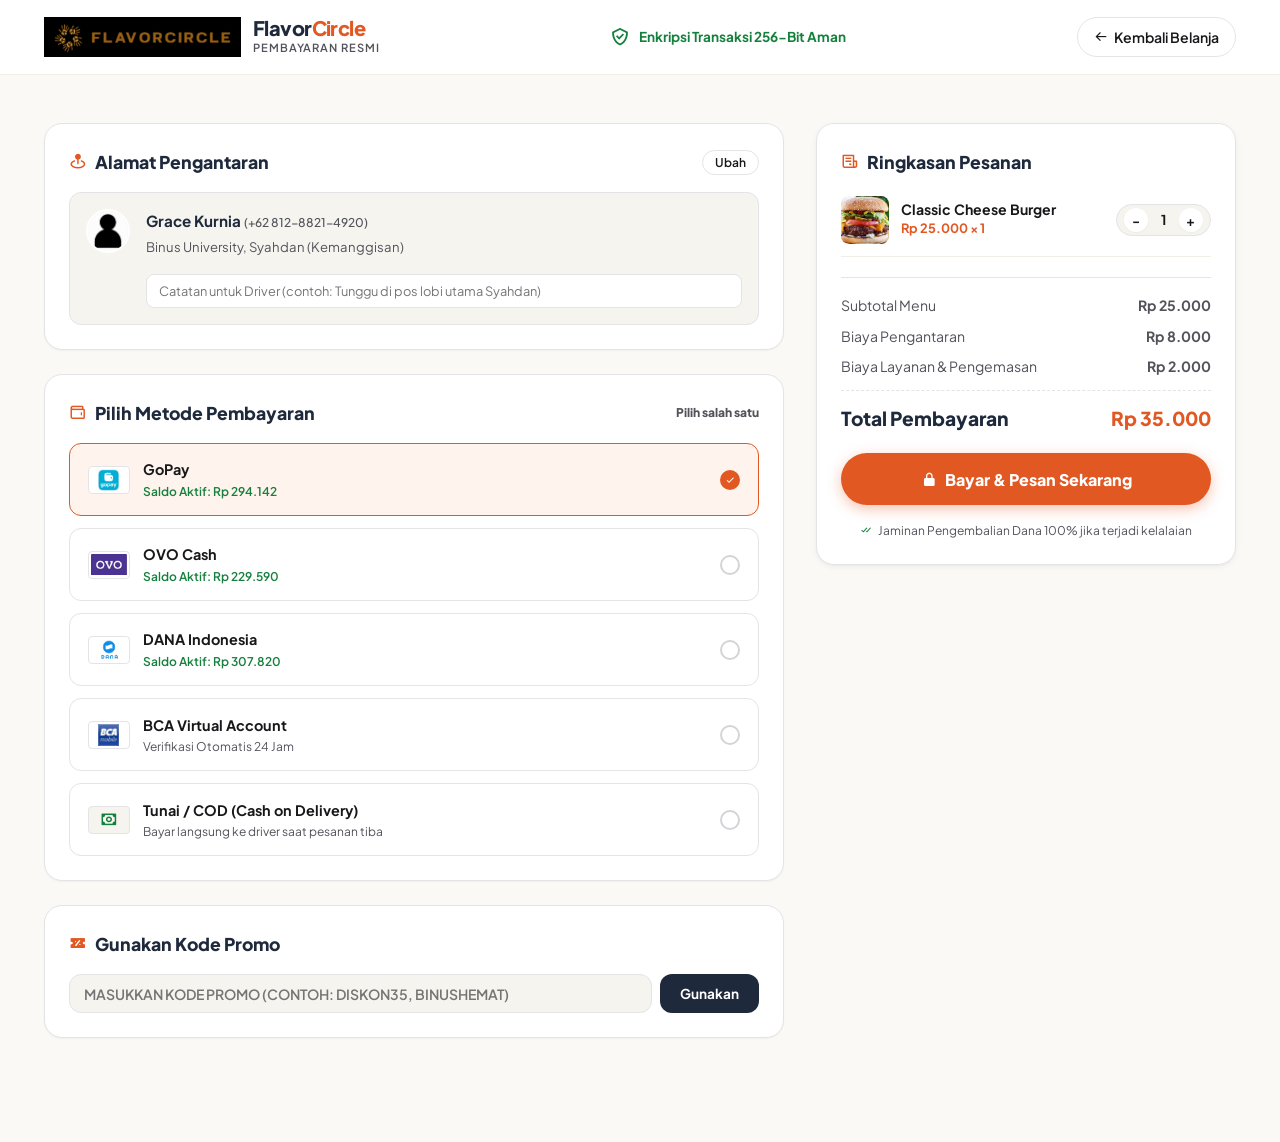
<file: FlavorCircle/payment.html>
<!DOCTYPE html>
<html lang="id">
<head>
    <meta charset="UTF-8">
    <meta name="viewport" content="width=device-width, initial-scale=1.0">
    <title>Checkout & Pembayaran — FlavorCircle</title>
    <link rel="icon" href="assets/images/FC_logo.png" type="image/png">
    
    <!-- Boxicons -->
    <link href='https://unpkg.com/boxicons@2.1.4/css/boxicons.min.css' rel='stylesheet'>
    
    <!-- Core Style -->
    <link rel="stylesheet" href="assets/css/style.css">
    
    <style>
        .checkout-page-wrapper {
            background-color: var(--bg-page);
            padding: 3rem 0 5rem 0;
            flex: 1;
        }

        .checkout-grid {
            display: grid;
            grid-template-columns: 1fr 420px;
            gap: 2rem;
            align-items: flex-start;
        }

        .checkout-card {
            background-color: #fff;
            border: 1px solid var(--border-light);
            border-radius: var(--radius-lg);
            padding: 1.5rem;
            box-shadow: var(--shadow-xs);
            margin-bottom: 1.5rem;
        }

        .checkout-card-title {
            font-size: 1.1rem;
            font-weight: 800;
            color: var(--secondary);
            margin-bottom: 1rem;
            display: flex;
            align-items: center;
            justify-content: space-between;
        }

        .checkout-card-title span {
            display: flex;
            align-items: center;
            gap: 0.5rem;
        }

        /* Delivery Address Box */
        .address-box {
            display: flex;
            gap: 1rem;
            align-items: flex-start;
            padding: 1rem;
            background-color: var(--bg-card-subtle);
            border-radius: var(--radius-md);
            border: 1px solid var(--border-light);
        }

        .address-avatar {
            width: 44px;
            height: 44px;
            border-radius: var(--radius-full);
            object-fit: cover;
            border: 2px solid #fff;
        }

        .address-info {
            flex: 1;
        }

        .address-name {
            font-size: 0.95rem;
            font-weight: 700;
            color: var(--secondary);
            margin-bottom: 0.2rem;
        }

        .address-detail {
            font-size: 0.82rem;
            color: var(--text-muted);
            line-height: 1.5;
            margin-bottom: 0.6rem;
        }

        .driver-note-input {
            width: 100%;
            background-color: #fff;
            border: 1px solid var(--border-light);
            border-radius: var(--radius-sm);
            padding: 0.5rem 0.75rem;
            font-size: 0.8rem;
            margin-top: 0.5rem;
        }

        /* Payment Methods Grid */
        .payment-methods-grid {
            display: flex;
            flex-direction: column;
            gap: 0.75rem;
        }

        .payment-method-row {
            display: flex;
            align-items: center;
            justify-content: space-between;
            padding: 0.9rem 1.1rem;
            border: 1.5px solid var(--border-light);
            border-radius: var(--radius-md);
            cursor: pointer;
            transition: all var(--transition-fast);
            background-color: #fff;
        }

        .payment-method-row:hover {
            border-color: var(--primary-border);
            background-color: var(--primary-subtle);
        }

        .payment-method-row.selected {
            border-color: var(--primary);
            background-color: var(--primary-subtle);
        }

        .pay-brand-info {
            display: flex;
            align-items: center;
            gap: 0.85rem;
        }

        .pay-logo {
            width: 42px;
            height: 28px;
            object-fit: contain;
            border-radius: 4px;
            background-color: #fff;
            border: 1px solid var(--border-light);
            padding: 2px;
        }

        .pay-name {
            font-size: 0.9rem;
            font-weight: 700;
            color: var(--text-main);
        }

        .pay-balance {
            font-size: 0.75rem;
            color: var(--forest);
            font-weight: 600;
        }

        .pay-radio-check {
            width: 20px;
            height: 20px;
            border-radius: 50%;
            border: 2px solid var(--border-hover);
            display: flex;
            align-items: center;
            justify-content: center;
            transition: all var(--transition-fast);
        }

        .payment-method-row.selected .pay-radio-check {
            border-color: var(--primary);
            background-color: var(--primary);
            color: #fff;
        }

        .pay-radio-check i {
            display: none;
            font-size: 0.75rem;
        }

        .payment-method-row.selected .pay-radio-check i {
            display: block;
        }

        /* Voucher Box */
        .voucher-input-group {
            display: flex;
            gap: 0.5rem;
        }

        .voucher-input {
            flex: 1;
            background-color: var(--bg-card-subtle);
            border: 1px solid var(--border-light);
            border-radius: var(--radius-md);
            padding: 0.6rem 0.9rem;
            font-size: 0.88rem;
            text-transform: uppercase;
            font-weight: 600;
        }

        .voucher-btn {
            background-color: var(--secondary);
            color: #fff;
            padding: 0 1.25rem;
            border-radius: var(--radius-md);
            font-size: 0.85rem;
            font-weight: 700;
            transition: all var(--transition-fast);
        }

        .voucher-btn:hover {
            background-color: var(--secondary-hover);
        }

        /* Order Summary Sticky Card */
        .summary-card {
            background-color: #fff;
            border: 1px solid var(--border-light);
            border-radius: var(--radius-lg);
            padding: 1.5rem;
            box-shadow: var(--shadow-sm);
            position: sticky;
            top: 94px;
        }

        .summary-items-list {
            display: flex;
            flex-direction: column;
            gap: 0.85rem;
            margin-bottom: 1.25rem;
            max-height: 280px;
            overflow-y: auto;
        }

        .summary-item-row {
            display: flex;
            align-items: center;
            justify-content: space-between;
            gap: 0.75rem;
            padding-bottom: 0.75rem;
            border-bottom: 1px solid var(--border-subtle);
        }

        .summary-item-img {
            width: 48px;
            height: 48px;
            border-radius: var(--radius-sm);
            object-fit: cover;
        }

        .summary-item-text {
            flex: 1;
        }

        .summary-item-title {
            font-size: 0.88rem;
            font-weight: 700;
            color: var(--text-main);
            line-height: 1.2;
        }

        .summary-item-price {
            font-size: 0.8rem;
            color: var(--primary);
            font-weight: 700;
        }

        .pricing-breakdown {
            display: flex;
            flex-direction: column;
            gap: 0.5rem;
            padding-top: 1rem;
            border-top: 1px solid var(--border-light);
            margin-bottom: 1.25rem;
        }

        .price-row {
            display: flex;
            align-items: center;
            justify-content: space-between;
            font-size: 0.88rem;
            color: var(--text-muted);
        }

        .price-row.grand-total {
            font-size: 1.2rem;
            font-weight: 800;
            color: var(--secondary);
            padding-top: 0.75rem;
            border-top: 1px dashed var(--border-light);
            margin-top: 0.25rem;
        }

        .btn-pay-now {
            width: 100%;
            background-color: var(--primary);
            color: #fff;
            padding: 0.95rem;
            border-radius: var(--radius-full);
            font-size: 1rem;
            font-weight: 800;
            display: flex;
            align-items: center;
            justify-content: center;
            gap: 0.5rem;
            transition: all var(--transition-fast);
            box-shadow: 0 4px 14px rgba(226, 88, 34, 0.35);
        }

        .btn-pay-now:hover {
            background-color: var(--primary-hover);
            transform: translateY(-2px);
            box-shadow: 0 6px 20px rgba(226, 88, 34, 0.45);
        }

        /* Order Success / Tracking Modal */
        .tracking-modal {
            max-width: 520px;
            text-align: center;
        }

        .celebrate-badge {
            width: 70px;
            height: 70px;
            border-radius: 50%;
            background-color: #dcfce7;
            color: #16a34a;
            display: flex;
            align-items: center;
            justify-content: center;
            font-size: 2.2rem;
            margin: 0 auto 1rem auto;
        }

        .order-id-badge {
            background-color: var(--bg-card-subtle);
            border: 1px solid var(--border-light);
            padding: 0.35rem 0.85rem;
            border-radius: var(--radius-full);
            font-size: 0.82rem;
            font-weight: 700;
            color: var(--secondary);
            display: inline-block;
            margin-bottom: 1.5rem;
        }

        .status-tracker {
            display: flex;
            flex-direction: column;
            gap: 1rem;
            text-align: left;
            margin-bottom: 1.75rem;
        }

        .status-step {
            display: flex;
            align-items: center;
            gap: 0.85rem;
        }

        .step-bubble {
            width: 28px;
            height: 28px;
            border-radius: 50%;
            background-color: var(--forest);
            color: #fff;
            display: flex;
            align-items: center;
            justify-content: center;
            font-size: 0.8rem;
            font-weight: 700;
            flex-shrink: 0;
        }

        .step-bubble.pending {
            background-color: var(--border-light);
            color: var(--text-light);
        }

        .step-info-title {
            font-size: 0.88rem;
            font-weight: 700;
            color: var(--secondary);
        }

        .step-info-desc {
            font-size: 0.75rem;
            color: var(--text-muted);
        }

        .driver-card {
            background-color: var(--bg-card-subtle);
            border: 1px solid var(--border-light);
            border-radius: var(--radius-md);
            padding: 1rem;
            display: flex;
            align-items: center;
            justify-content: space-between;
            margin-bottom: 1.5rem;
        }

        @media (max-width: 900px) {
            .checkout-grid {
                grid-template-columns: 1fr;
            }
            .summary-card {
                position: static;
            }
        }
    </style>
    
    <script src="assets/js/main.js" defer></script>
</head>
<body>

    <!-- Header -->
    <header class="site-header">
        <div class="container header-inner">
            <a href="index.html" class="brand">
                <img src="assets/images/FC_logo.png" alt="FlavorCircle Logo" class="brand-logo-img">
                <div class="brand-text">
                    <span class="brand-title">Flavor<span>Circle</span></span>
                    <span class="brand-tag">Pembayaran Resmi</span>
                </div>
            </a>

            <div style="display: flex; align-items: center; gap: 0.5rem; font-size: 0.85rem; color: var(--forest); font-weight: 700;">
                <i class='bx bx-check-shield' style="font-size: 1.3rem;"></i>
                <span>Enkripsi Transaksi 256-Bit Aman</span>
            </div>

            <div>
                <a href="index.html" class="btn-outline-sm">
                    <i class='bx bx-arrow-back'></i>
                    <span>Kembali Belanja</span>
                </a>
            </div>
        </div>
    </header>

    <!-- Checkout Main Area -->
    <main class="checkout-page-wrapper">
        <div class="container">
            <div class="checkout-grid">
                
                <!-- Left Column: Details & Payment Methods -->
                <div class="checkout-forms">
                    
                    <!-- 1. Alamat Pengantaran -->
                    <div class="checkout-card">
                        <div class="checkout-card-title">
                            <span><i class='bx bxs-map-pin' style="color: var(--primary);"></i> Alamat Pengantaran</span>
                            <button class="btn-outline-sm" style="padding: 0.25rem 0.75rem; font-size: 0.75rem;" onclick="openLocationModal()">Ubah</button>
                        </div>

                        <div class="address-box">
                            <img src="assets/images/person.jpeg" alt="Grace Kurnia" class="address-avatar">
                            <div class="address-info">
                                <div class="address-name">Grace Kurnia <span style="font-size: 0.75rem; color: var(--text-muted); font-weight: 500;">(+62 812-8821-4920)</span></div>
                                <div class="address-detail current-location-text">
                                    Binus University Kampus Syahdan, Jl. K H. Syahdan No. 9, Kemanggisan, Palmerah, Jakarta Barat
                                </div>
                                <input type="text" class="driver-note-input" placeholder="Catatan untuk Driver (contoh: Tunggu di pos lobi utama Syahdan)">
                            </div>
                        </div>
                    </div>

                    <!-- 2. Pilihan Pembayaran -->
                    <div class="checkout-card">
                        <div class="checkout-card-title">
                            <span><i class='bx bx-wallet' style="color: var(--primary);"></i> Pilih Metode Pembayaran</span>
                            <span style="font-size: 0.75rem; color: var(--text-muted);">Pilih salah satu</span>
                        </div>

                        <div class="payment-methods-grid">
                            <!-- GoPay -->
                            <div class="payment-method-row selected" onclick="selectPaymentMethod('GoPay', this)">
                                <div class="pay-brand-info">
                                    <img src="assets/images/gopay.jpeg" alt="GoPay" class="pay-logo">
                                    <div>
                                        <div class="pay-name">GoPay</div>
                                        <div class="pay-balance">Saldo Aktif: Rp 294.142</div>
                                    </div>
                                </div>
                                <div class="pay-radio-check"><i class='bx bx-check'></i></div>
                            </div>

                            <!-- OVO -->
                            <div class="payment-method-row" onclick="selectPaymentMethod('OVO', this)">
                                <div class="pay-brand-info">
                                    <img src="assets/images/ovo.jpeg" alt="OVO" class="pay-logo">
                                    <div>
                                        <div class="pay-name">OVO Cash</div>
                                        <div class="pay-balance">Saldo Aktif: Rp 229.590</div>
                                    </div>
                                </div>
                                <div class="pay-radio-check"><i class='bx bx-check'></i></div>
                            </div>

                            <!-- DANA -->
                            <div class="payment-method-row" onclick="selectPaymentMethod('DANA', this)">
                                <div class="pay-brand-info">
                                    <img src="assets/images/dana.jpg" alt="DANA" class="pay-logo">
                                    <div>
                                        <div class="pay-name">DANA Indonesia</div>
                                        <div class="pay-balance">Saldo Aktif: Rp 307.820</div>
                                    </div>
                                </div>
                                <div class="pay-radio-check"><i class='bx bx-check'></i></div>
                            </div>

                            <!-- BCA Virtual Account -->
                            <div class="payment-method-row" onclick="selectPaymentMethod('BCA VA', this)">
                                <div class="pay-brand-info">
                                    <img src="assets/images/mbca.jpg" alt="BCA" class="pay-logo">
                                    <div>
                                        <div class="pay-name">BCA Virtual Account</div>
                                        <div style="font-size: 0.75rem; color: var(--text-muted);">Verifikasi Otomatis 24 Jam</div>
                                    </div>
                                </div>
                                <div class="pay-radio-check"><i class='bx bx-check'></i></div>
                            </div>

                            <!-- Cash on Delivery -->
                            <div class="payment-method-row" onclick="selectPaymentMethod('Tunai (COD)', this)">
                                <div class="pay-brand-info">
                                    <div style="width: 42px; height: 28px; background-color: var(--bg-card-subtle); display: flex; align-items: center; justify-content: center; border-radius: 4px; border: 1px solid var(--border-light); font-size: 1.1rem; color: var(--forest);">
                                        <i class='bx bx-money'></i>
                                    </div>
                                    <div>
                                        <div class="pay-name">Tunai / COD (Cash on Delivery)</div>
                                        <div style="font-size: 0.75rem; color: var(--text-muted);">Bayar langsung ke driver saat pesanan tiba</div>
                                    </div>
                                </div>
                                <div class="pay-radio-check"><i class='bx bx-check'></i></div>
                            </div>
                        </div>
                    </div>

                    <!-- 3. Kupon Diskon -->
                    <div class="checkout-card">
                        <div class="checkout-card-title">
                            <span><i class='bx bxs-discount' style="color: var(--primary);"></i> Gunakan Kode Promo</span>
                        </div>
                        <div class="voucher-input-group">
                            <input type="text" id="voucherCodeInput" class="voucher-input" placeholder="Masukkan kode promo (contoh: DISKON35, BINUSHEMAT)">
                            <button type="button" class="voucher-btn" onclick="applyVoucher()">Gunakan</button>
                        </div>
                        <div id="voucherMsg" style="font-size: 0.8rem; margin-top: 0.5rem; display: none;"></div>
                    </div>

                </div>

                <!-- Right Column: Order Summary -->
                <aside class="summary-card">
                    <h3 class="checkout-card-title" style="margin-bottom: 1.25rem;">
                        <span><i class='bx bx-receipt' style="color: var(--primary);"></i> Ringkasan Pesanan</span>
                    </h3>

                    <!-- Order Items List -->
                    <div class="summary-items-list" id="checkoutItemsList">
                        <!-- Dynamically populated or fallback default -->
                    </div>

                    <!-- Price Calculations -->
                    <div class="pricing-breakdown">
                        <div class="price-row">
                            <span>Subtotal Menu</span>
                            <span id="calcSubtotal" style="font-weight: 700;">Rp 25.000</span>
                        </div>
                        <div class="price-row">
                            <span>Biaya Pengantaran</span>
                            <span style="font-weight: 700;">Rp 8.000</span>
                        </div>
                        <div class="price-row">
                            <span>Biaya Layanan & Pengemasan</span>
                            <span style="font-weight: 700;">Rp 2.000</span>
                        </div>
                        <div class="price-row" id="voucherDiscountRow" style="display: none; color: #dc2626; font-weight: 700;">
                            <span>Potongan Diskon Promo</span>
                            <span id="calcDiscount">- Rp 0</span>
                        </div>
                        <div class="price-row grand-total">
                            <span>Total Pembayaran</span>
                            <span id="calcGrandTotal" style="color: var(--primary);">Rp 35.000</span>
                        </div>
                    </div>

                    <button class="btn-pay-now" onclick="processOrderPayment()">
                        <i class='bx bxs-lock-alt'></i>
                        <span>Bayar & Pesan Sekarang</span>
                    </button>

                    <div style="display: flex; align-items: center; justify-content: center; gap: 0.35rem; font-size: 0.75rem; color: var(--text-muted); margin-top: 1rem;">
                        <i class='bx bx-check-double' style="color: var(--forest);"></i>
                        <span>Jaminan Pengembalian Dana 100% jika terjadi kelalaian</span>
                    </div>
                </aside>

            </div>
        </div>
    </main>

    <!-- Location Modal -->
    <div id="locationModal" class="modal-overlay">
        <div class="modal-card">
            <div class="modal-head">
                <h3 class="modal-title">Pilih Alamat Pengantaran</h3>
                <button class="close-btn close-loc-modal"><i class='bx bx-x'></i></button>
            </div>
            <div class="modal-body">
                <div class="location-options-list">
                    <div class="location-option-item" onclick="selectLocation('Binus University, Syahdan Campus (Kemanggisan)')">
                        <i class='bx bxs-school'></i>
                        <div>
                            <div class="loc-opt-name">Binus Kampus Syahdan</div>
                            <div class="loc-opt-desc">Kemanggisan, Palmerah, Jakarta Barat</div>
                        </div>
                    </div>
                    <div class="location-option-item" onclick="selectLocation('Binus University, Anggrek Campus (Kebon Jeruk)')">
                        <i class='bx bxs-school'></i>
                        <div>
                            <div class="loc-opt-name">Binus Kampus Anggrek</div>
                            <div class="loc-opt-desc">Kebon Jeruk Raya No. 27, Jakarta Barat</div>
                        </div>
                    </div>
                    <div class="location-option-item" onclick="selectLocation('Jl. Melati No. 23 RT 02 RW 01, Palmerah, Jakarta Barat')">
                        <i class='bx bxs-home-heart'></i>
                        <div>
                            <div class="loc-opt-name">Kost Mahasiswa Palmerah</div>
                            <div class="loc-opt-desc">Jl. Melati No. 23, Palmerah</div>
                        </div>
                    </div>
                </div>
            </div>
        </div>
    </div>

    <!-- Order Tracking Modal -->
    <div id="orderSuccessModal" class="modal-overlay">
        <div class="modal-card tracking-modal">
            <div class="modal-body" style="padding: 2.5rem 2rem;">
                <div class="celebrate-badge">
                    <i class='bx bx-check'></i>
                </div>
                <h3 style="font-size: 1.5rem; font-weight: 800; color: var(--secondary); margin-bottom: 0.35rem;">Pesanan Berhasil Dikonfirmasi!</h3>
                <p style="font-size: 0.88rem; color: var(--text-muted); margin-bottom: 1rem;">Restoran sedang menyiapkan makananmu yang segar dan nikmat.</p>
                <div class="order-id-badge" id="modalOrderId">ID Pesanan: #FC-2026-9814</div>

                <!-- Driver Card -->
                <div class="driver-card">
                    <div style="display: flex; align-items: center; gap: 0.75rem; text-align: left;">
                        <div class="user-avatar-sm" style="background-color: var(--primary); color: #fff;">JP</div>
                        <div>
                            <div style="font-size: 0.9rem; font-weight: 700; color: var(--secondary);">Joko Pratama (Driver)</div>
                            <div style="font-size: 0.75rem; color: var(--text-muted);">Honda Vario Hitam • B 4821 KXZ</div>
                        </div>
                    </div>
                    <div style="display: flex; gap: 0.4rem;">
                        <button class="icon-btn" style="width: 34px; height: 34px;" onclick="showToast('Menghubungkan telepon ke Driver...', 'bx-phone')"><i class='bx bxs-phone'></i></button>
                        <button class="icon-btn" style="width: 34px; height: 34px;" onclick="showToast('Membuka obrolan chat dengan Driver...', 'bx-chat')"><i class='bx bxs-chat'></i></button>
                    </div>
                </div>

                <!-- Status Progress -->
                <div class="status-tracker">
                    <div class="status-step">
                        <div class="step-bubble"><i class='bx bx-check'></i></div>
                        <div>
                            <div class="step-info-title">Pesanan Diterima Dapur</div>
                            <div class="step-info-desc">Dikonfirmasi otomatis oleh restoran</div>
                        </div>
                    </div>
                    <div class="status-step">
                        <div class="step-bubble" style="background-color: var(--primary);"><i class='bx bx-time'></i></div>
                        <div>
                            <div class="step-info-title">Sedang Dimasak & Dikemas</div>
                            <div class="step-info-desc">Estimasi selesai masak 10 menit</div>
                        </div>
                    </div>
                    <div class="status-step">
                        <div class="step-bubble pending"><i class='bx bx-cycling'></i></div>
                        <div>
                            <div class="step-info-title">Pengantaran ke Lokasi Kamu</div>
                            <div class="step-info-desc">Estimasi tiba 15 - 20 menit</div>
                        </div>
                    </div>
                </div>

                <button class="btn-primary-sm" style="width: 100%; justify-content: center; padding: 0.85rem;" onclick="finishOrder()">
                    <span>Selesai & Kembali ke Beranda</span>
                </button>
            </div>
        </div>
    </div>

    <!-- Script for Payment & Checkout Calculations -->
    <script>
        let selectedPayment = 'GoPay';
        let discountAmount = 0;
        let checkoutCart = [];

        function initCheckout() {
            try {
                const saved = localStorage.getItem('fc_cart');
                if (saved) {
                    checkoutCart = JSON.parse(saved);
                }
            } catch (e) {
                checkoutCart = [];
            }

            // Fallback if empty to let user test
            if (checkoutCart.length === 0) {
                checkoutCart = [
                    { name: "Classic Cheese Burger", price: 25000, img: "assets/images/burger.jpeg", qty: 1 }
                ];
            }
            renderCheckoutItems();
        }

        function renderCheckoutItems() {
            const listEl = document.getElementById('checkoutItemsList');
            if (!listEl) return;

            let subtotal = 0;
            listEl.innerHTML = checkoutCart.map((item, idx) => {
                const total = item.price * item.qty;
                subtotal += total;
                return `
                    <div class="summary-item-row">
                        <img src="${item.img}" alt="${item.name}" class="summary-item-img" onerror="this.src='assets/images/burger.jpeg'">
                        <div class="summary-item-text">
                            <div class="summary-item-title">${item.name}</div>
                            <div class="summary-item-price">${formatRupiah(item.price)} × ${item.qty}</div>
                        </div>
                        <div class="qty-stepper">
                            <button class="qty-btn" onclick="updateCheckoutQty(${idx}, -1)">-</button>
                            <span class="qty-val">${item.qty}</span>
                            <button class="qty-btn" onclick="updateCheckoutQty(${idx}, 1)">+</button>
                        </div>
                    </div>
                `;
            }).join('');

            recalculateTotals(subtotal);
        }

        function updateCheckoutQty(index, delta) {
            checkoutCart[index].qty += delta;
            if (checkoutCart[index].qty <= 0) {
                checkoutCart.splice(index, 1);
            }
            if (checkoutCart.length === 0) {
                checkoutCart = [{ name: "Classic Cheese Burger", price: 25000, img: "assets/images/burger.jpeg", qty: 1 }];
            }
            localStorage.setItem('fc_cart', JSON.stringify(checkoutCart));
            renderCheckoutItems();
        }

        function recalculateTotals(subtotal) {
            const deliveryFee = 8000;
            const serviceFee = 2000;
            const grandTotal = Math.max(0, subtotal + deliveryFee + serviceFee - discountAmount);

            document.getElementById('calcSubtotal').textContent = formatRupiah(subtotal);
            document.getElementById('calcGrandTotal').textContent = formatRupiah(grandTotal);

            const discRow = document.getElementById('voucherDiscountRow');
            if (discountAmount > 0) {
                discRow.style.display = 'flex';
                document.getElementById('calcDiscount').textContent = "- " + formatRupiah(discountAmount);
            } else {
                discRow.style.display = 'none';
            }
        }

        function selectPaymentMethod(name, el) {
            selectedPayment = name;
            document.querySelectorAll('.payment-method-row').forEach(r => r.classList.remove('selected'));
            el.classList.add('selected');
            showToast(`Metode bayar dipilih: ${name}`, 'bx-check');
        }

        function applyVoucher() {
            const code = document.getElementById('voucherCodeInput').value.trim().toUpperCase();
            const msgEl = document.getElementById('voucherMsg');

            if (!code) {
                showToast("Masukkan kode promo terlebih dahulu!", "bx-error");
                return;
            }

            if (code === "DISKON35" || code === "HEMAT35") {
                discountAmount = 15000;
                msgEl.style.display = "block";
                msgEl.style.color = "var(--forest)";
                msgEl.textContent = "✓ Voucher DISKON35 berhasil digunakan! Potongan Rp 15.000 diterapkan.";
                showToast("Voucher DISKON35 berhasil diterapkan!", "bx-check-circle");
            } else if (code === "BINUSHEMAT" || code === "FLAVOR10") {
                discountAmount = 10000;
                msgEl.style.display = "block";
                msgEl.style.color = "var(--forest)";
                msgEl.textContent = "✓ Voucher Mahasiswa Binus aktif! Potongan Rp 10.000 diterapkan.";
                showToast("Voucher BINUSHEMAT berhasil diterapkan!", "bx-check-circle");
            } else {
                discountAmount = 0;
                msgEl.style.display = "block";
                msgEl.style.color = "#dc2626";
                msgEl.textContent = "✕ Kode promo tidak valid atau telah kadaluarsa.";
                showToast("Kode promo tidak valid.", "bx-x-circle");
            }

            const currentSubtotal = checkoutCart.reduce((acc, item) => acc + (item.price * item.qty), 0);
            recalculateTotals(currentSubtotal);
        }

        function processOrderPayment() {
            const randomId = Math.floor(1000 + Math.random() * 9000);
            document.getElementById('modalOrderId').textContent = `ID Pesanan: #FC-2026-${randomId}`;
            
            const modal = document.getElementById('orderSuccessModal');
            if (modal) {
                modal.classList.add('active');
                document.body.style.overflow = 'hidden';
            }
        }

        function finishOrder() {
            localStorage.removeItem('fc_cart');
            window.location.href = "index.html";
        }

        document.addEventListener('DOMContentLoaded', initCheckout);
    </script>
</body>
</html>
</file>
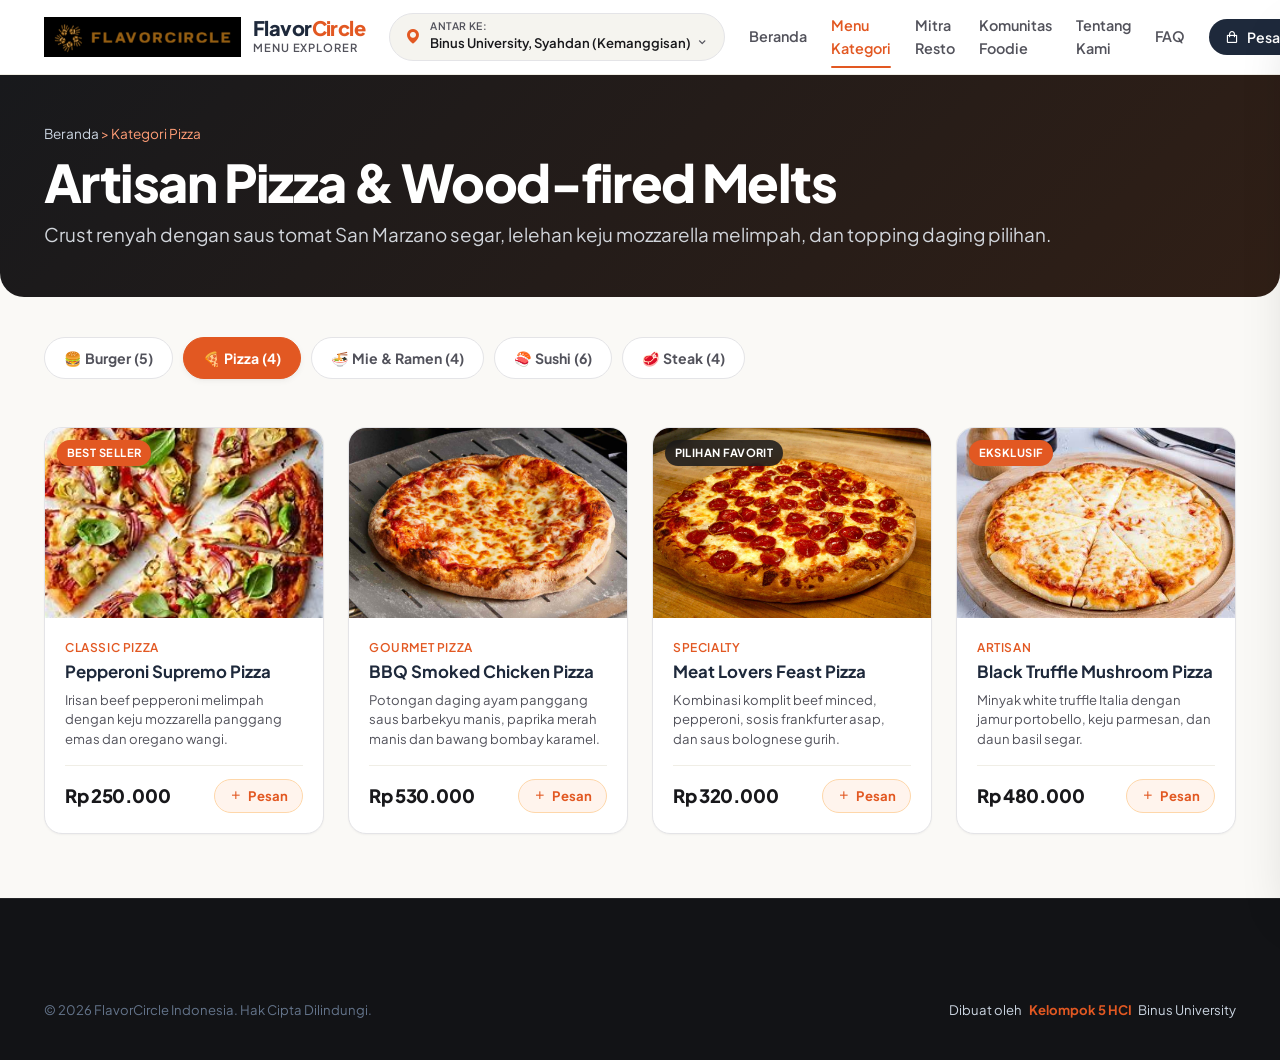
<file: FlavorCircle/pizza.html>
<!DOCTYPE html>
<html lang="id">
<head>
    <meta charset="UTF-8">
    <meta name="viewport" content="width=device-width, initial-scale=1.0">
    <title>Menu Pizza Spesial — FlavorCircle</title>
    <link rel="icon" href="assets/images/FC_logo.png" type="image/png">
    
    <!-- Boxicons -->
    <link href='https://unpkg.com/boxicons@2.1.4/css/boxicons.min.css' rel='stylesheet'>
    <link rel="stylesheet" href="assets/css/style.css">
    
    <style>
        .category-hero {
            background: linear-gradient(135deg, #18191c 0%, #301f16 100%);
            color: #ffffff;
            padding: 3rem 0;
            border-radius: 0 0 var(--radius-xl) var(--radius-xl);
            margin-bottom: 2.5rem;
        }

        .category-nav-strip {
            display: flex;
            align-items: center;
            gap: 0.6rem;
            overflow-x: auto;
            padding-bottom: 0.5rem;
            margin-bottom: 2.5rem;
        }

        .cat-tab {
            padding: 0.55rem 1.2rem;
            border-radius: var(--radius-full);
            background-color: #fff;
            border: 1px solid var(--border-light);
            font-size: 0.88rem;
            font-weight: 700;
            color: var(--text-muted);
            display: inline-flex;
            align-items: center;
            gap: 0.4rem;
            white-space: nowrap;
            transition: all var(--transition-fast);
        }

        .cat-tab:hover,
        .cat-tab.active {
            background-color: var(--primary);
            color: #fff;
            border-color: var(--primary);
            box-shadow: var(--shadow-sm);
        }
    </style>
    
    <script src="assets/js/main.js" defer></script>
</head>
<body>

    <!-- Header -->
    <header class="site-header">
        <div class="container header-inner">
            <a href="index.html" class="brand">
                <img src="assets/images/FC_logo.png" alt="FlavorCircle Logo" class="brand-logo-img">
                <div class="brand-text">
                    <span class="brand-title">Flavor<span>Circle</span></span>
                    <span class="brand-tag">Menu Explorer</span>
                </div>
            </a>

            <div class="location-picker open-loc-modal">
                <i class='bx bxs-map loc-pin'></i>
                <div class="loc-details">
                    <span class="loc-label">Antar ke:</span>
                    <span class="loc-name">
                        <span class="current-location-text">Binus University, Syahdan (Kemanggisan)</span>
                        <i class='bx bx-chevron-down loc-change-icon'></i>
                    </span>
                </div>
            </div>

            <nav class="nav-links">
                <a href="index.html" class="nav-link">Beranda</a>
                <a href="pizza.html" class="nav-link active">Menu Kategori</a>
                <a href="restaurant.html" class="nav-link">Mitra Resto</a>
                <a href="groups.html" class="nav-link">Komunitas Foodie</a>
                <a href="aboutFC.html" class="nav-link">Tentang Kami</a>
                <a href="faq.html" class="nav-link">FAQ</a>
            </nav>

            <div class="header-actions">
                <button class="cart-btn open-cart-trigger">
                    <i class='bx bx-shopping-bag'></i>
                    <span>Pesanan</span>
                    <span class="cart-count-badge">0</span>
                </button>
                <a href="loginPage.html" class="btn-primary-sm">
                    <i class='bx bx-user'></i>
                    <span>Masuk</span>
                </a>
            </div>
        </div>
    </header>

    <!-- Category Hero -->
    <section class="category-hero">
        <div class="container">
            <div style="font-size: 0.85rem; color: #ff9d76; margin-bottom: 0.5rem;">
                <a href="index.html" style="color: #cbd5e1;">Beranda</a> &gt; <span>Kategori Pizza</span>
            </div>
            <h1 class="hero-title" style="margin-bottom: 0.4rem;">Artisan Pizza & Wood-fired Melts</h1>
            <p class="hero-subtitle" style="margin-bottom: 0;">
                Crust renyah dengan saus tomat San Marzano segar, lelehan keju mozzarella melimpah, dan topping daging pilihan.
            </p>
        </div>
    </section>

    <!-- Main Content -->
    <main class="container" style="padding-bottom: 4rem;">
        
        <!-- Category Switcher Tabs -->
        <div class="category-nav-strip">
            <a href="burger.html" class="cat-tab">🍔 Burger (5)</a>
            <a href="pizza.html" class="cat-tab active">🍕 Pizza (4)</a>
            <a href="noodles.html" class="cat-tab">🍜 Mie & Ramen (4)</a>
            <a href="sushi.html" class="cat-tab">🍣 Sushi (6)</a>
            <a href="steak.html" class="cat-tab">🥩 Steak (4)</a>
        </div>

        <!-- Pizza Grid -->
        <div class="dishes-grid">
            
            <!-- Pizza 1 -->
            <div class="dish-card">
                <div class="dish-media">
                    <img src="assets/images/pizza.jpeg" alt="Pepperoni Pizza">
                    <span class="dish-badge promo">Best Seller</span>
                </div>
                <div class="dish-content">
                    <span class="dish-category">Classic Pizza</span>
                    <h3 class="dish-title">Pepperoni Supremo Pizza</h3>
                    <p class="dish-desc">Irisan beef pepperoni melimpah dengan keju mozzarella panggang emas dan oregano wangi.</p>
                    <div class="dish-footer">
                        <span class="dish-price">Rp 250.000</span>
                        <button class="add-cart-btn" onclick="addToCart({name: 'Pepperoni Supremo Pizza', price: 250000, img: 'assets/images/pizza.jpeg', category: 'Pizza'})">
                            <i class='bx bx-plus'></i>
                            <span>Pesan</span>
                        </button>
                    </div>
                </div>
            </div>

            <!-- Pizza 2 -->
            <div class="dish-card">
                <div class="dish-media">
                    <img src="assets/images/p1.jpg" alt="BBQ Chicken Pizza">
                </div>
                <div class="dish-content">
                    <span class="dish-category">Gourmet Pizza</span>
                    <h3 class="dish-title">BBQ Smoked Chicken Pizza</h3>
                    <p class="dish-desc">Potongan daging ayam panggang saus barbekyu manis, paprika merah manis dan bawang bombay karamel.</p>
                    <div class="dish-footer">
                        <span class="dish-price">Rp 530.000</span>
                        <button class="add-cart-btn" onclick="addToCart({name: 'BBQ Smoked Chicken Pizza', price: 530000, img: 'assets/images/p1.jpg', category: 'Pizza'})">
                            <i class='bx bx-plus'></i>
                            <span>Pesan</span>
                        </button>
                    </div>
                </div>
            </div>

            <!-- Pizza 3 -->
            <div class="dish-card">
                <div class="dish-media">
                    <img src="assets/images/p3.jpg" alt="Meat Lovers Pizza">
                    <span class="dish-badge">Pilihan Favorit</span>
                </div>
                <div class="dish-content">
                    <span class="dish-category">Specialty</span>
                    <h3 class="dish-title">Meat Lovers Feast Pizza</h3>
                    <p class="dish-desc">Kombinasi komplit beef minced, pepperoni, sosis frankfurter asap, dan saus bolognese gurih.</p>
                    <div class="dish-footer">
                        <span class="dish-price">Rp 320.000</span>
                        <button class="add-cart-btn" onclick="addToCart({name: 'Meat Lovers Feast Pizza', price: 320000, img: 'assets/images/p3.jpg', category: 'Pizza'})">
                            <i class='bx bx-plus'></i>
                            <span>Pesan</span>
                        </button>
                    </div>
                </div>
            </div>

            <!-- Pizza 4 -->
            <div class="dish-card">
                <div class="dish-media">
                    <img src="assets/images/p4.jpeg" alt="Truffle Mushroom Pizza">
                    <span class="dish-badge promo">Eksklusif</span>
                </div>
                <div class="dish-content">
                    <span class="dish-category">Artisan</span>
                    <h3 class="dish-title">Black Truffle Mushroom Pizza</h3>
                    <p class="dish-desc">Minyak white truffle Italia dengan jamur portobello, keju parmesan, dan daun basil segar.</p>
                    <div class="dish-footer">
                        <span class="dish-price">Rp 480.000</span>
                        <button class="add-cart-btn" onclick="addToCart({name: 'Black Truffle Mushroom Pizza', price: 480000, img: 'assets/images/p4.jpeg', category: 'Pizza'})">
                            <i class='bx bx-plus'></i>
                            <span>Pesan</span>
                        </button>
                    </div>
                </div>
            </div>

        </div>
    </main>

    <!-- Footer -->
    <footer class="site-footer">
        <div class="container">
            <div class="footer-bottom">
                <p>© 2026 FlavorCircle Indonesia. Hak Cipta Dilindungi.</p>
                <div class="team-credit">Dibuat oleh <span>Kelompok 5 HCI</span> Binus University</div>
            </div>
        </div>
    </footer>

    <!-- Cart Drawer -->
    <div id="cartDrawerOverlay" class="cart-drawer-overlay close-cart-trigger"></div>
    <aside id="cartDrawer" class="cart-drawer">
        <div class="cart-drawer-head">
            <h3 class="cart-drawer-title">
                <i class='bx bx-shopping-bag' style="color: var(--primary);"></i>
                <span>Pesanan Kamu <span id="cartDrawerCount">(0)</span></span>
            </h3>
            <button class="close-btn close-cart-trigger"><i class='bx bx-x'></i></button>
        </div>
        <div id="cartDrawerList" class="cart-items-list"></div>
        <div class="cart-drawer-footer">
            <div class="cart-breakdown-row">
                <span>Subtotal Menu</span>
                <span id="cartDrawerSubtotal" style="font-weight: 700;">Rp 0</span>
            </div>
            <div class="cart-breakdown-row">
                <span>Biaya Antar Kampus</span>
                <span style="font-weight: 700; color: var(--forest);">Rp 8.000</span>
            </div>
            <div class="cart-breakdown-row total-row">
                <span>Estimasi Total</span>
                <span id="cartDrawerTotal" style="color: var(--primary);">Rp 0</span>
            </div>
            <button class="checkout-btn" onclick="goToCheckout()">
                <span>Lanjut ke Pembayaran</span>
                <i class='bx bx-right-arrow-alt'></i>
            </button>
        </div>
    </aside>

    <!-- Location Modal -->
    <div id="locationModal" class="modal-overlay">
        <div class="modal-card">
            <div class="modal-head">
                <h3 class="modal-title">Pilih Alamat Pengantaran</h3>
                <button class="close-btn close-loc-modal"><i class='bx bx-x'></i></button>
            </div>
            <div class="modal-body">
                <div class="location-options-list">
                    <div class="location-option-item" onclick="selectLocation('Binus University, Syahdan Campus (Kemanggisan)')">
                        <i class='bx bxs-school'></i>
                        <div>
                            <div class="loc-opt-name">Binus Kampus Syahdan</div>
                            <div class="loc-opt-desc">Kemanggisan, Palmerah, Jakarta Barat</div>
                        </div>
                    </div>
                </div>
            </div>
        </div>
    </div>

</body>
</html>
</file>
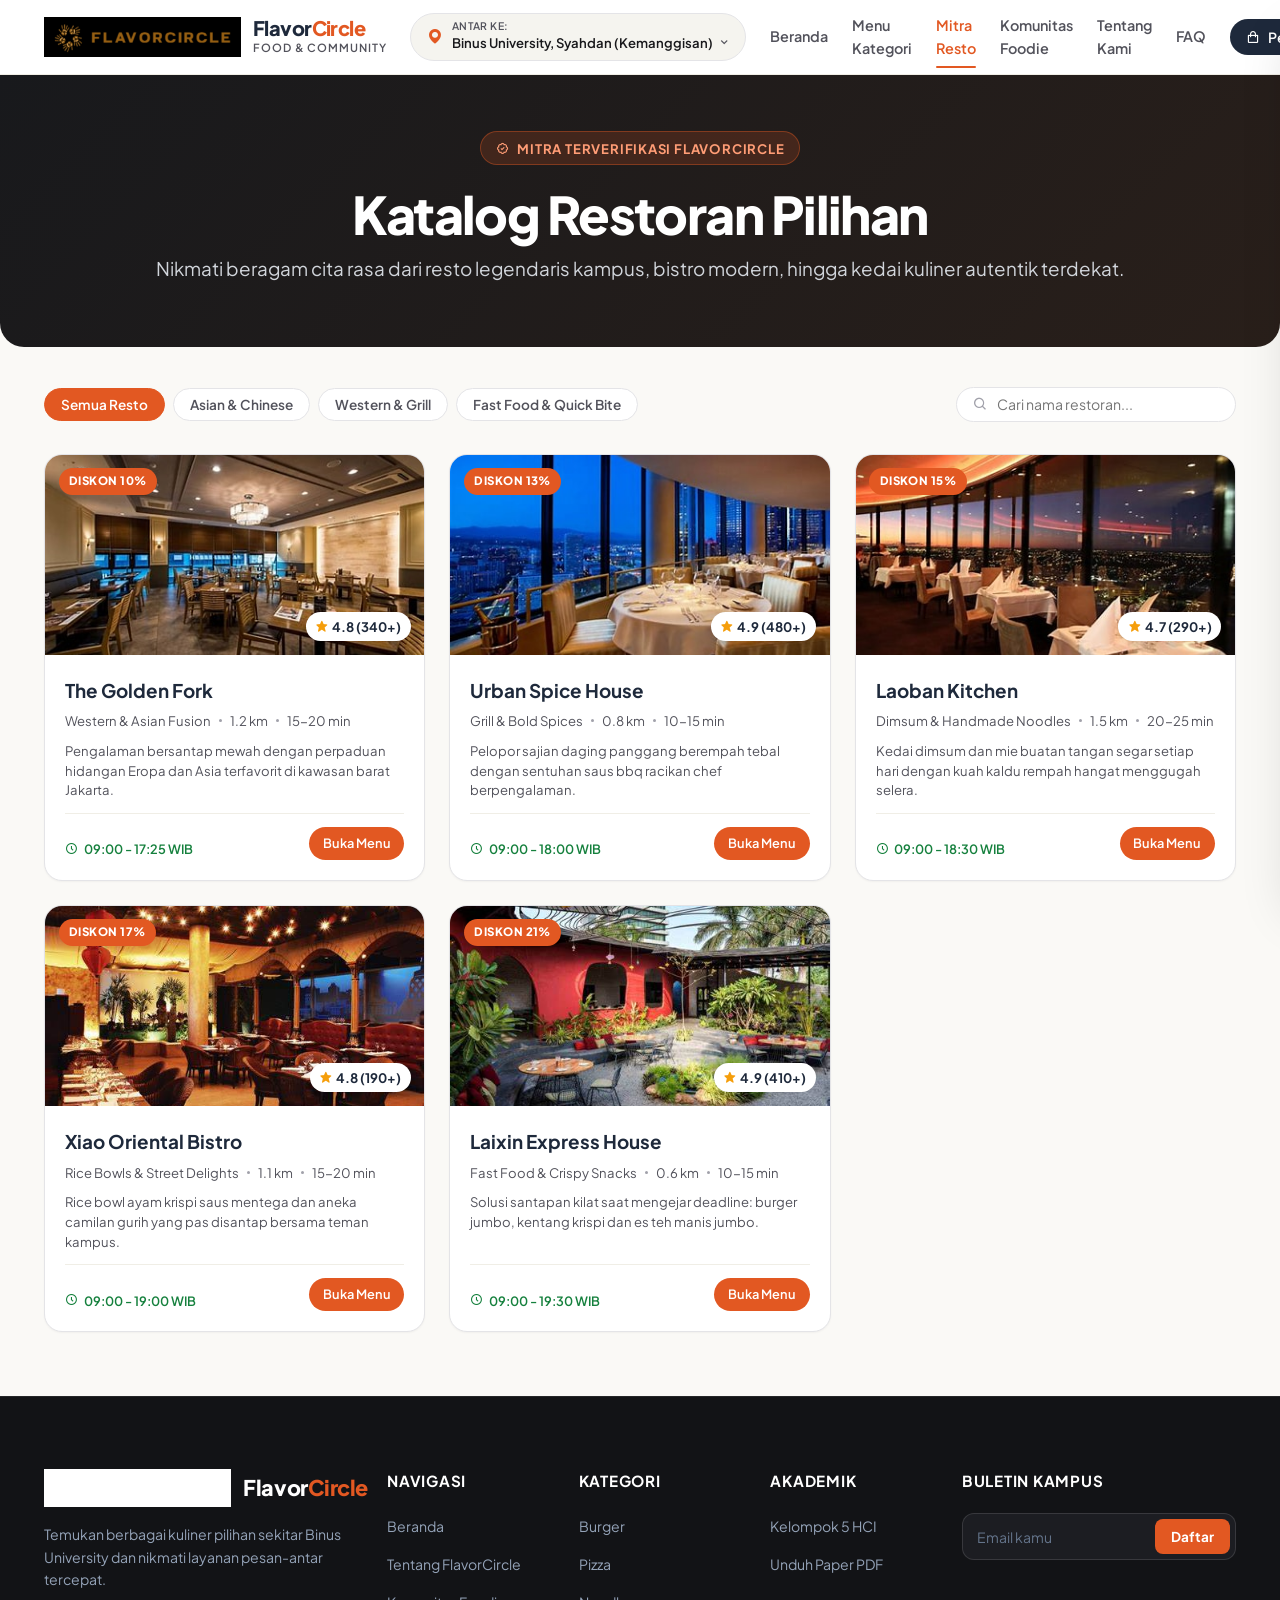
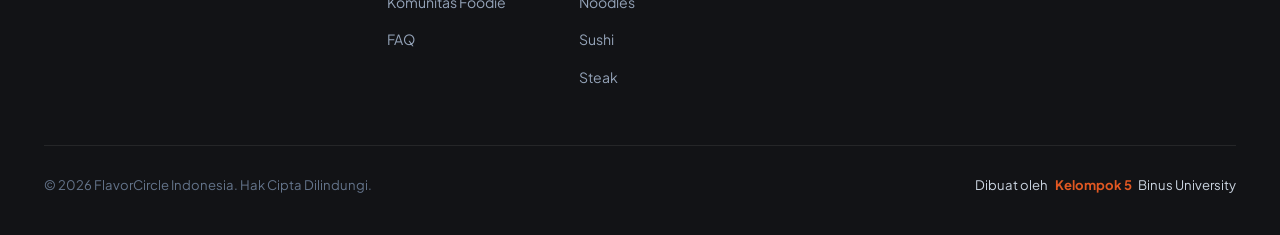
<file: FlavorCircle/restaurant.html>
<!DOCTYPE html>
<html lang="id">
<head>
    <meta charset="UTF-8">
    <meta name="viewport" content="width=device-width, initial-scale=1.0">
    <title>Mitra Restoran Pilihan — FlavorCircle</title>
    <link rel="icon" href="assets/images/FC_logo.png" type="image/png">
    
    <!-- Boxicons -->
    <link href='https://unpkg.com/boxicons@2.1.4/css/boxicons.min.css' rel='stylesheet'>
    
    <!-- Core Style -->
    <link rel="stylesheet" href="assets/css/style.css">
    
    <style>
        .restaurant-hero {
            background: linear-gradient(135deg, #18191c 0%, #291f1a 100%);
            color: #ffffff;
            padding: 3.5rem 0 4rem 0;
            text-align: center;
            border-radius: 0 0 var(--radius-xl) var(--radius-xl);
            margin-bottom: 2.5rem;
        }
        .filter-bar {
            display: flex;
            align-items: center;
            justify-content: space-between;
            gap: 1rem;
            margin-bottom: 2rem;
            flex-wrap: wrap;
        }
        .filter-pills {
            display: flex;
            align-items: center;
            gap: 0.5rem;
            flex-wrap: wrap;
        }
        .filter-btn {
            background-color: #fff;
            border: 1px solid var(--border-light);
            padding: 0.45rem 1rem;
            border-radius: var(--radius-full);
            font-size: 0.85rem;
            font-weight: 600;
            color: var(--text-muted);
            cursor: pointer;
            transition: all var(--transition-fast);
        }
        .filter-btn:hover,
        .filter-btn.active {
            background-color: var(--primary);
            color: #fff;
            border-color: var(--primary);
        }
        .search-box-filter {
            display: flex;
            align-items: center;
            gap: 0.5rem;
            background-color: #fff;
            border: 1px solid var(--border-light);
            padding: 0.45rem 1rem;
            border-radius: var(--radius-full);
            width: 280px;
        }
        .search-box-filter input {
            flex: 1;
            font-size: 0.88rem;
        }
    </style>
    
    <script src="assets/js/main.js" defer></script>
</head>
<body>

    <!-- Header -->
    <header class="site-header">
        <div class="container header-inner">
            <a href="index.html" class="brand">
                <img src="assets/images/FC_logo.png" alt="FlavorCircle Logo" class="brand-logo-img">
                <div class="brand-text">
                    <span class="brand-title">Flavor<span>Circle</span></span>
                    <span class="brand-tag">Food & Community</span>
                </div>
            </a>

            <div class="location-picker open-loc-modal">
                <i class='bx bxs-map loc-pin'></i>
                <div class="loc-details">
                    <span class="loc-label">Antar ke:</span>
                    <span class="loc-name">
                        <span class="current-location-text">Binus University, Syahdan (Kemanggisan)</span>
                        <i class='bx bx-chevron-down loc-change-icon'></i>
                    </span>
                </div>
            </div>

            <nav class="nav-links">
                <a href="index.html" class="nav-link">Beranda</a>
                <a href="index.html#categories" class="nav-link">Menu Kategori</a>
                <a href="restaurant.html" class="nav-link active">Mitra Resto</a>
                <a href="groups.html" class="nav-link">Komunitas Foodie</a>
                <a href="aboutFC.html" class="nav-link">Tentang Kami</a>
                <a href="faq.html" class="nav-link">FAQ</a>
            </nav>

            <div class="header-actions">
                <button class="cart-btn open-cart-trigger">
                    <i class='bx bx-shopping-bag'></i>
                    <span>Pesanan</span>
                    <span class="cart-count-badge">0</span>
                </button>
                <a href="loginPage.html" class="btn-primary-sm">
                    <i class='bx bx-user'></i>
                    <span>Masuk</span>
                </a>
            </div>
        </div>
    </header>

    <!-- Hero -->
    <section class="restaurant-hero">
        <div class="container">
            <span class="hero-eyebrow"><i class='bx bx-badge-check'></i> Mitra Terverifikasi FlavorCircle</span>
            <h1 class="hero-title" style="margin-bottom: 0.5rem;">Katalog Restoran Pilihan</h1>
            <p class="hero-subtitle" style="margin-bottom: 0;">
                Nikmati beragam cita rasa dari resto legendaris kampus, bistro modern, hingga kedai kuliner autentik terdekat.
            </p>
        </div>
    </section>

    <!-- Main Content -->
    <main class="container" style="padding-bottom: 4rem;">
        <!-- Filters -->
        <div class="filter-bar">
            <div class="filter-pills">
                <button class="filter-btn active" onclick="filterResto('all', this)">Semua Resto</button>
                <button class="filter-btn" onclick="filterResto('asian', this)">Asian & Chinese</button>
                <button class="filter-btn" onclick="filterResto('western', this)">Western & Grill</button>
                <button class="filter-btn" onclick="filterResto('fast', this)">Fast Food & Quick Bite</button>
            </div>

            <div class="search-box-filter">
                <i class='bx bx-search' style="color: var(--text-light);"></i>
                <input type="text" id="restoSearchInput" placeholder="Cari nama restoran..." oninput="searchResto(this.value)">
            </div>
        </div>

        <!-- Restaurants Grid -->
        <div class="restaurants-grid" id="restoGrid">
            <!-- Resto 1 -->
            <div class="restaurant-card" data-category="western">
                <div class="restaurant-media">
                    <img src="assets/images/res1.jpeg" alt="The Golden Fork">
                    <span class="restaurant-offer-tag">Diskon 10%</span>
                    <div class="restaurant-pill-rating">
                        <i class='bx bxs-star'></i>
                        <span>4.8 (340+)</span>
                    </div>
                </div>
                <div class="restaurant-content">
                    <h3 class="restaurant-title">The Golden Fork</h3>
                    <div class="restaurant-meta">
                        <span>Western & Asian Fusion</span>
                        <span class="meta-dot"></span>
                        <span>1.2 km</span>
                        <span class="meta-dot"></span>
                        <span>15-20 min</span>
                    </div>
                    <p style="font-size: 0.82rem; color: var(--text-muted); margin-bottom: 0.8rem; line-height: 1.5;">
                        Pengalaman bersantap mewah dengan perpaduan hidangan Eropa dan Asia terfavorit di kawasan barat Jakarta.
                    </p>
                    <div style="display: flex; align-items: center; justify-content: space-between; margin-top: auto; padding-top: 0.8rem; border-top: 1px solid var(--border-subtle);">
                        <div class="restaurant-hours" style="padding: 0; border: none;">
                            <i class='bx bx-time-five'></i>
                            <span>09:00 - 17:25 WIB</span>
                        </div>
                        <a href="steak.html" class="btn-primary-sm" style="padding: 0.4rem 0.85rem; font-size: 0.8rem;">
                            Buka Menu
                        </a>
                    </div>
                </div>
            </div>

            <!-- Resto 2 -->
            <div class="restaurant-card" data-category="western">
                <div class="restaurant-media">
                    <img src="assets/images/res2.jpeg" alt="Urban Spice House">
                    <span class="restaurant-offer-tag">Diskon 13%</span>
                    <div class="restaurant-pill-rating">
                        <i class='bx bxs-star'></i>
                        <span>4.9 (480+)</span>
                    </div>
                </div>
                <div class="restaurant-content">
                    <h3 class="restaurant-title">Urban Spice House</h3>
                    <div class="restaurant-meta">
                        <span>Grill & Bold Spices</span>
                        <span class="meta-dot"></span>
                        <span>0.8 km</span>
                        <span class="meta-dot"></span>
                        <span>10-15 min</span>
                    </div>
                    <p style="font-size: 0.82rem; color: var(--text-muted); margin-bottom: 0.8rem; line-height: 1.5;">
                        Pelopor sajian daging panggang berempah tebal dengan sentuhan saus bbq racikan chef berpengalaman.
                    </p>
                    <div style="display: flex; align-items: center; justify-content: space-between; margin-top: auto; padding-top: 0.8rem; border-top: 1px solid var(--border-subtle);">
                        <div class="restaurant-hours" style="padding: 0; border: none;">
                            <i class='bx bx-time-five'></i>
                            <span>09:00 - 18:00 WIB</span>
                        </div>
                        <a href="burger.html" class="btn-primary-sm" style="padding: 0.4rem 0.85rem; font-size: 0.8rem;">
                            Buka Menu
                        </a>
                    </div>
                </div>
            </div>

            <!-- Resto 3 -->
            <div class="restaurant-card" data-category="asian">
                <div class="restaurant-media">
                    <img src="assets/images/res3.jpeg" alt="Laoban Kitchen">
                    <span class="restaurant-offer-tag">Diskon 15%</span>
                    <div class="restaurant-pill-rating">
                        <i class='bx bxs-star'></i>
                        <span>4.7 (290+)</span>
                    </div>
                </div>
                <div class="restaurant-content">
                    <h3 class="restaurant-title">Laoban Kitchen</h3>
                    <div class="restaurant-meta">
                        <span>Dimsum & Handmade Noodles</span>
                        <span class="meta-dot"></span>
                        <span>1.5 km</span>
                        <span class="meta-dot"></span>
                        <span>20-25 min</span>
                    </div>
                    <p style="font-size: 0.82rem; color: var(--text-muted); margin-bottom: 0.8rem; line-height: 1.5;">
                        Kedai dimsum dan mie buatan tangan segar setiap hari dengan kuah kaldu rempah hangat menggugah selera.
                    </p>
                    <div style="display: flex; align-items: center; justify-content: space-between; margin-top: auto; padding-top: 0.8rem; border-top: 1px solid var(--border-subtle);">
                        <div class="restaurant-hours" style="padding: 0; border: none;">
                            <i class='bx bx-time-five'></i>
                            <span>09:00 - 18:30 WIB</span>
                        </div>
                        <a href="noodles.html" class="btn-primary-sm" style="padding: 0.4rem 0.85rem; font-size: 0.8rem;">
                            Buka Menu
                        </a>
                    </div>
                </div>
            </div>

            <!-- Resto 4 -->
            <div class="restaurant-card" data-category="asian">
                <div class="restaurant-media">
                    <img src="assets/images/res4.jpeg" alt="Xiao Oriental Bistro">
                    <span class="restaurant-offer-tag">Diskon 17%</span>
                    <div class="restaurant-pill-rating">
                        <i class='bx bxs-star'></i>
                        <span>4.8 (190+)</span>
                    </div>
                </div>
                <div class="restaurant-content">
                    <h3 class="restaurant-title">Xiao Oriental Bistro</h3>
                    <div class="restaurant-meta">
                        <span>Rice Bowls & Street Delights</span>
                        <span class="meta-dot"></span>
                        <span>1.1 km</span>
                        <span class="meta-dot"></span>
                        <span>15-20 min</span>
                    </div>
                    <p style="font-size: 0.82rem; color: var(--text-muted); margin-bottom: 0.8rem; line-height: 1.5;">
                        Rice bowl ayam krispi saus mentega dan aneka camilan gurih yang pas disantap bersama teman kampus.
                    </p>
                    <div style="display: flex; align-items: center; justify-content: space-between; margin-top: auto; padding-top: 0.8rem; border-top: 1px solid var(--border-subtle);">
                        <div class="restaurant-hours" style="padding: 0; border: none;">
                            <i class='bx bx-time-five'></i>
                            <span>09:00 - 19:00 WIB</span>
                        </div>
                        <a href="sushi.html" class="btn-primary-sm" style="padding: 0.4rem 0.85rem; font-size: 0.8rem;">
                            Buka Menu
                        </a>
                    </div>
                </div>
            </div>

            <!-- Resto 5 -->
            <div class="restaurant-card" data-category="fast">
                <div class="restaurant-media">
                    <img src="assets/images/res5.jpeg" alt="Laixin Quick Bite">
                    <span class="restaurant-offer-tag">Diskon 21%</span>
                    <div class="restaurant-pill-rating">
                        <i class='bx bxs-star'></i>
                        <span>4.9 (410+)</span>
                    </div>
                </div>
                <div class="restaurant-content">
                    <h3 class="restaurant-title">Laixin Express House</h3>
                    <div class="restaurant-meta">
                        <span>Fast Food & Crispy Snacks</span>
                        <span class="meta-dot"></span>
                        <span>0.6 km</span>
                        <span class="meta-dot"></span>
                        <span>10-15 min</span>
                    </div>
                    <p style="font-size: 0.82rem; color: var(--text-muted); margin-bottom: 0.8rem; line-height: 1.5;">
                        Solusi santapan kilat saat mengejar deadline: burger jumbo, kentang krispi dan es teh manis jumbo.
                    </p>
                    <div style="display: flex; align-items: center; justify-content: space-between; margin-top: auto; padding-top: 0.8rem; border-top: 1px solid var(--border-subtle);">
                        <div class="restaurant-hours" style="padding: 0; border: none;">
                            <i class='bx bx-time-five'></i>
                            <span>09:00 - 19:30 WIB</span>
                        </div>
                        <a href="burger.html" class="btn-primary-sm" style="padding: 0.4rem 0.85rem; font-size: 0.8rem;">
                            Buka Menu
                        </a>
                    </div>
                </div>
            </div>
        </div>
    </main>

    <!-- Footer -->
    <footer class="site-footer">
        <div class="container">
            <div class="footer-top">
                <div class="footer-brand">
                    <div class="footer-logo">
                        <img src="assets/images/FC_logo.png" alt="FlavorCircle Logo">
                        <span class="footer-logo-text">Flavor<span>Circle</span></span>
                    </div>
                    <p class="footer-about">
                        Temukan berbagai kuliner pilihan sekitar Binus University dan nikmati layanan pesan-antar tercepat.
                    </p>
                </div>
                <div class="footer-col">
                    <h4 class="footer-col-title">Navigasi</h4>
                    <ul class="footer-links-list">
                        <li><a href="index.html">Beranda</a></li>
                        <li><a href="aboutFC.html">Tentang FlavorCircle</a></li>
                        <li><a href="groups.html">Komunitas Foodie</a></li>
                        <li><a href="faq.html">FAQ</a></li>
                    </ul>
                </div>
                <div class="footer-col">
                    <h4 class="footer-col-title">Kategori</h4>
                    <ul class="footer-links-list">
                        <li><a href="burger.html">Burger</a></li>
                        <li><a href="pizza.html">Pizza</a></li>
                        <li><a href="noodles.html">Noodles</a></li>
                        <li><a href="sushi.html">Sushi</a></li>
                        <li><a href="steak.html">Steak</a></li>
                    </ul>
                </div>
                <div class="footer-col">
                    <h4 class="footer-col-title">Akademik</h4>
                    <ul class="footer-links-list">
                        <li><a href="aboutFC.html#team">Kelompok 5 HCI</a></li>
                        <li><a href="docs/Kelompok 5 FlavorCircle.pdf" target="_blank">Unduh Paper PDF</a></li>
                    </ul>
                </div>
                <div class="footer-col">
                    <h4 class="footer-col-title">Buletin Kampus</h4>
                    <form class="newsletter-form">
                        <div class="newsletter-input-group">
                            <input type="email" placeholder="Email kamu" class="newsletter-input" required>
                            <button type="submit" class="newsletter-btn">Daftar</button>
                        </div>
                    </form>
                </div>
            </div>
            <div class="footer-bottom">
                <p>© 2026 FlavorCircle Indonesia. Hak Cipta Dilindungi.</p>
                <div class="team-credit">
                    Dibuat oleh <span>Kelompok 5</span> Binus University
                </div>
            </div>
        </div>
    </footer>

    <!-- Cart Drawer -->
    <div id="cartDrawerOverlay" class="cart-drawer-overlay close-cart-trigger"></div>
    <aside id="cartDrawer" class="cart-drawer">
        <div class="cart-drawer-head">
            <h3 class="cart-drawer-title">
                <i class='bx bx-shopping-bag' style="color: var(--primary);"></i>
                <span>Pesanan Kamu <span id="cartDrawerCount">(0)</span></span>
            </h3>
            <button class="close-btn close-cart-trigger"><i class='bx bx-x'></i></button>
        </div>
        <div id="cartDrawerList" class="cart-items-list"></div>
        <div class="cart-drawer-footer">
            <div class="cart-breakdown-row">
                <span>Subtotal Menu</span>
                <span id="cartDrawerSubtotal" style="font-weight: 700;">Rp 0</span>
            </div>
            <div class="cart-breakdown-row">
                <span>Biaya Antar Kampus</span>
                <span style="font-weight: 700; color: var(--forest);">Rp 8.000</span>
            </div>
            <div class="cart-breakdown-row total-row">
                <span>Estimasi Total</span>
                <span id="cartDrawerTotal" style="color: var(--primary);">Rp 0</span>
            </div>
            <button class="checkout-btn" onclick="goToCheckout()">
                <span>Lanjut ke Pembayaran</span>
                <i class='bx bx-right-arrow-alt'></i>
            </button>
        </div>
    </aside>

    <!-- Location Modal -->
    <div id="locationModal" class="modal-overlay">
        <div class="modal-card">
            <div class="modal-head">
                <h3 class="modal-title">Pilih Alamat Pengantaran</h3>
                <button class="close-btn close-loc-modal"><i class='bx bx-x'></i></button>
            </div>
            <div class="modal-body">
                <div class="location-options-list">
                    <div class="location-option-item" onclick="selectLocation('Binus University, Syahdan Campus (Kemanggisan)')">
                        <i class='bx bxs-school'></i>
                        <div>
                            <div class="loc-opt-name">Binus Kampus Syahdan</div>
                            <div class="loc-opt-desc">Kemanggisan, Palmerah, Jakarta Barat</div>
                        </div>
                    </div>
                    <div class="location-option-item" onclick="selectLocation('Binus University, Anggrek Campus (Kebon Jeruk)')">
                        <i class='bx bxs-school'></i>
                        <div>
                            <div class="loc-opt-name">Binus Kampus Anggrek</div>
                            <div class="loc-opt-desc">Kebon Jeruk Raya No. 27, Jakarta Barat</div>
                        </div>
                    </div>
                </div>
            </div>
        </div>
    </div>

    <script>
        function filterResto(cat, btn) {
            document.querySelectorAll('.filter-btn').forEach(b => b.classList.remove('active'));
            btn.classList.add('active');
            const cards = document.querySelectorAll('#restoGrid .restaurant-card');
            cards.forEach(card => {
                if (cat === 'all' || card.getAttribute('data-category') === cat) {
                    card.style.display = 'flex';
                } else {
                    card.style.display = 'none';
                }
            });
        }

        function searchResto(query) {
            const q = query.toLowerCase();
            const cards = document.querySelectorAll('#restoGrid .restaurant-card');
            cards.forEach(card => {
                const title = card.querySelector('.restaurant-title').innerText.toLowerCase();
                const meta = card.querySelector('.restaurant-meta').innerText.toLowerCase();
                if (title.includes(q) || meta.includes(q)) {
                    card.style.display = 'flex';
                } else {
                    card.style.display = 'none';
                }
            });
        }
    </script>
</body>
</html>
</file>
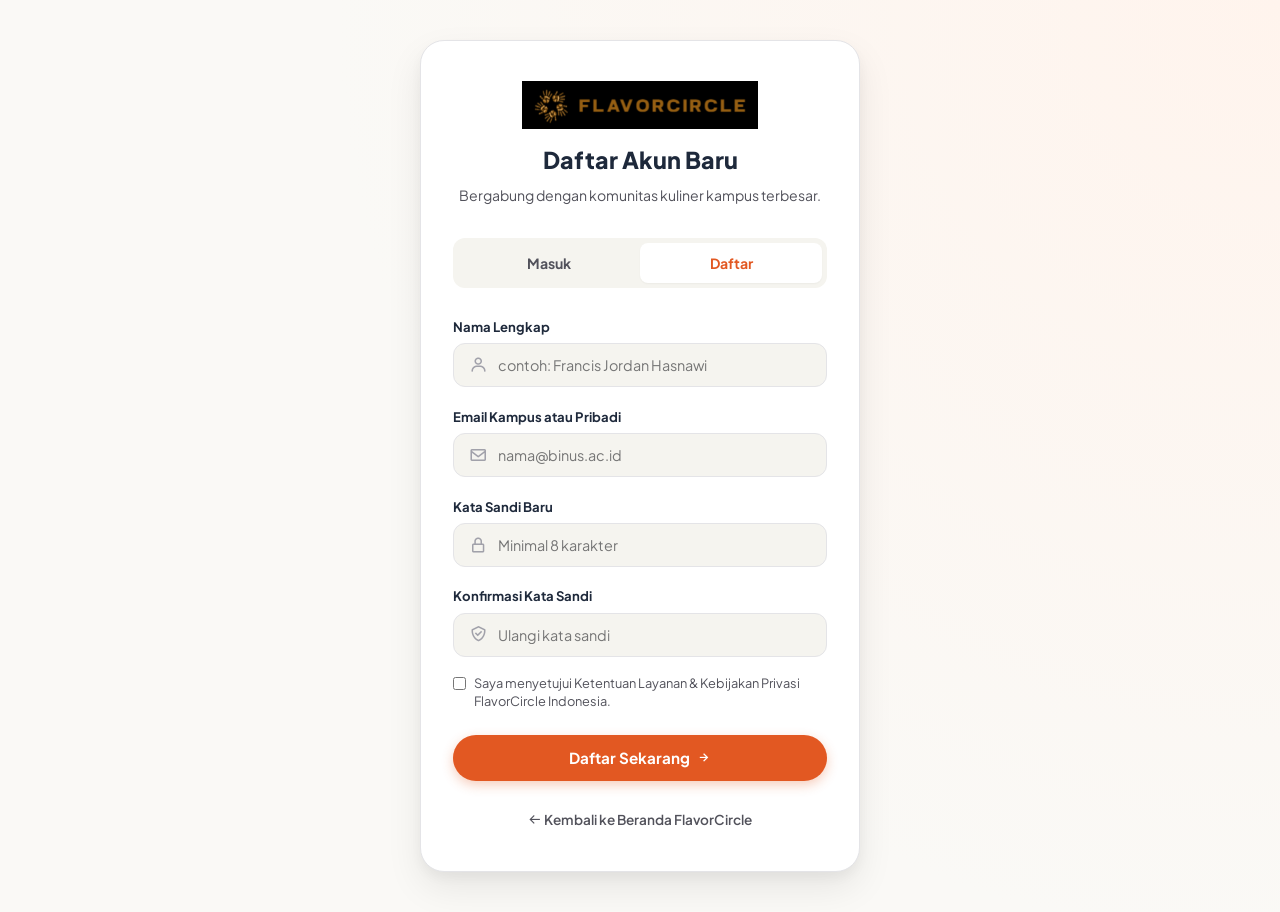
<file: FlavorCircle/signup.html>
<!DOCTYPE html>
<html lang="id">
<head>
    <meta charset="UTF-8">
    <meta name="viewport" content="width=device-width, initial-scale=1.0">
    <title>Daftar Akun — FlavorCircle</title>
    <link rel="icon" href="assets/images/FC_logo.png" type="image/png">
    
    <!-- Boxicons -->
    <link href='https://unpkg.com/boxicons@2.1.4/css/boxicons.min.css' rel='stylesheet'>
    <link rel="stylesheet" href="assets/css/style.css">
    
    <style>
        .auth-page {
            min-height: 100vh;
            display: flex;
            align-items: center;
            justify-content: center;
            padding: 2.5rem 1.5rem;
            background: radial-gradient(circle at top right, #fff4ed 0%, var(--bg-page) 60%);
        }

        .auth-card {
            width: 100%;
            max-width: 440px;
            background-color: #fff;
            border: 1px solid var(--border-light);
            border-radius: var(--radius-xl);
            padding: 2.5rem 2rem;
            box-shadow: var(--shadow-lg);
        }

        .auth-brand-head {
            text-align: center;
            margin-bottom: 2rem;
        }

        .auth-logo {
            height: 48px;
            margin: 0 auto 0.75rem auto;
            object-fit: contain;
        }

        .auth-title {
            font-size: 1.45rem;
            font-weight: 800;
            color: var(--secondary);
            margin-bottom: 0.35rem;
        }

        .auth-subtitle {
            font-size: 0.88rem;
            color: var(--text-muted);
        }

        .auth-tabs {
            display: grid;
            grid-template-columns: 1fr 1fr;
            background-color: var(--bg-card-subtle);
            border-radius: var(--radius-md);
            padding: 0.3rem;
            margin-bottom: 1.75rem;
        }

        .auth-tab-btn {
            padding: 0.55rem;
            text-align: center;
            font-size: 0.88rem;
            font-weight: 700;
            color: var(--text-muted);
            border-radius: var(--radius-sm);
            transition: all var(--transition-fast);
        }

        .auth-tab-btn.active {
            background-color: #fff;
            color: var(--primary);
            box-shadow: var(--shadow-xs);
        }

        .form-group {
            margin-bottom: 1.15rem;
        }

        .form-label {
            display: block;
            font-size: 0.82rem;
            font-weight: 700;
            color: var(--secondary);
            margin-bottom: 0.4rem;
        }

        .input-with-icon {
            position: relative;
            display: flex;
            align-items: center;
        }

        .input-with-icon i {
            position: absolute;
            left: 1rem;
            font-size: 1.15rem;
            color: var(--text-light);
        }

        .auth-input {
            width: 100%;
            background-color: var(--bg-card-subtle);
            border: 1px solid var(--border-light);
            border-radius: var(--radius-md);
            padding: 0.75rem 1rem 0.75rem 2.75rem;
            font-size: 0.9rem;
            transition: all var(--transition-fast);
        }

        .auth-input:focus {
            background-color: #fff;
            border-color: var(--primary);
            box-shadow: 0 0 0 3px rgba(226, 88, 34, 0.15);
        }

        .terms-row {
            display: flex;
            align-items: flex-start;
            gap: 0.5rem;
            font-size: 0.8rem;
            color: var(--text-muted);
            margin-bottom: 1.5rem;
            line-height: 1.4;
        }

        .btn-auth-submit {
            width: 100%;
            background-color: var(--primary);
            color: #fff;
            padding: 0.85rem;
            border-radius: var(--radius-full);
            font-size: 0.95rem;
            font-weight: 700;
            display: flex;
            align-items: center;
            justify-content: center;
            gap: 0.4rem;
            transition: all var(--transition-fast);
            box-shadow: 0 4px 12px rgba(226, 88, 34, 0.3);
        }

        .btn-auth-submit:hover {
            background-color: var(--primary-hover);
            transform: translateY(-1px);
        }

        .back-home-link {
            display: block;
            text-align: center;
            margin-top: 1.75rem;
            font-size: 0.85rem;
            color: var(--text-muted);
            font-weight: 600;
        }

        .back-home-link:hover {
            color: var(--primary);
        }
    </style>
</head>
<body class="auth-page">

    <div class="auth-card">
        <div class="auth-brand-head">
            <a href="index.html">
                <img src="assets/images/FC_logo.png" alt="FlavorCircle" class="auth-logo">
            </a>
            <h1 class="auth-title">Daftar Akun Baru</h1>
            <p class="auth-subtitle">Bergabung dengan komunitas kuliner kampus terbesar.</p>
        </div>

        <div class="auth-tabs">
            <a href="loginPage.html" class="auth-tab-btn">Masuk</a>
            <a href="signup.html" class="auth-tab-btn active">Daftar</a>
        </div>

        <form onsubmit="handleSignup(event)">
            <div class="form-group">
                <label class="form-label" for="regName">Nama Lengkap</label>
                <div class="input-with-icon">
                    <i class='bx bx-user'></i>
                    <input type="text" id="regName" class="auth-input" placeholder="contoh: Francis Jordan Hasnawi" required>
                </div>
            </div>

            <div class="form-group">
                <label class="form-label" for="regEmail">Email Kampus atau Pribadi</label>
                <div class="input-with-icon">
                    <i class='bx bx-envelope'></i>
                    <input type="email" id="regEmail" class="auth-input" placeholder="nama@binus.ac.id" required>
                </div>
            </div>

            <div class="form-group">
                <label class="form-label" for="regPassword">Kata Sandi Baru</label>
                <div class="input-with-icon">
                    <i class='bx bx-lock-alt'></i>
                    <input type="password" id="regPassword" class="auth-input" placeholder="Minimal 8 karakter" required>
                </div>
            </div>

            <div class="form-group">
                <label class="form-label" for="regConfirmPassword">Konfirmasi Kata Sandi</label>
                <div class="input-with-icon">
                    <i class='bx bx-check-shield'></i>
                    <input type="password" id="regConfirmPassword" class="auth-input" placeholder="Ulangi kata sandi" required>
                </div>
            </div>

            <label class="terms-row">
                <input type="checkbox" required style="margin-top: 2px;">
                <span>Saya menyetujui Ketentuan Layanan & Kebijakan Privasi FlavorCircle Indonesia.</span>
            </label>

            <button type="submit" class="btn-auth-submit">
                <span>Daftar Sekarang</span>
                <i class='bx bx-right-arrow-alt'></i>
            </button>
        </form>

        <a href="index.html" class="back-home-link">
            <i class='bx bx-arrow-back'></i> Kembali ke Beranda FlavorCircle
        </a>
    </div>

    <script>
        function handleSignup(e) {
            e.preventDefault();
            const p1 = document.getElementById('regPassword').value;
            const p2 = document.getElementById('regConfirmPassword').value;
            if (p1 !== p2) {
                alert("Kata sandi dan konfirmasi kata sandi tidak cocok!");
                return;
            }
            alert("Pendaftaran berhasil! Akun FlavorCircle Anda siap digunakan.");
            window.location.href = 'index.html';
        }
    </script>
</body>
</html>
</file>
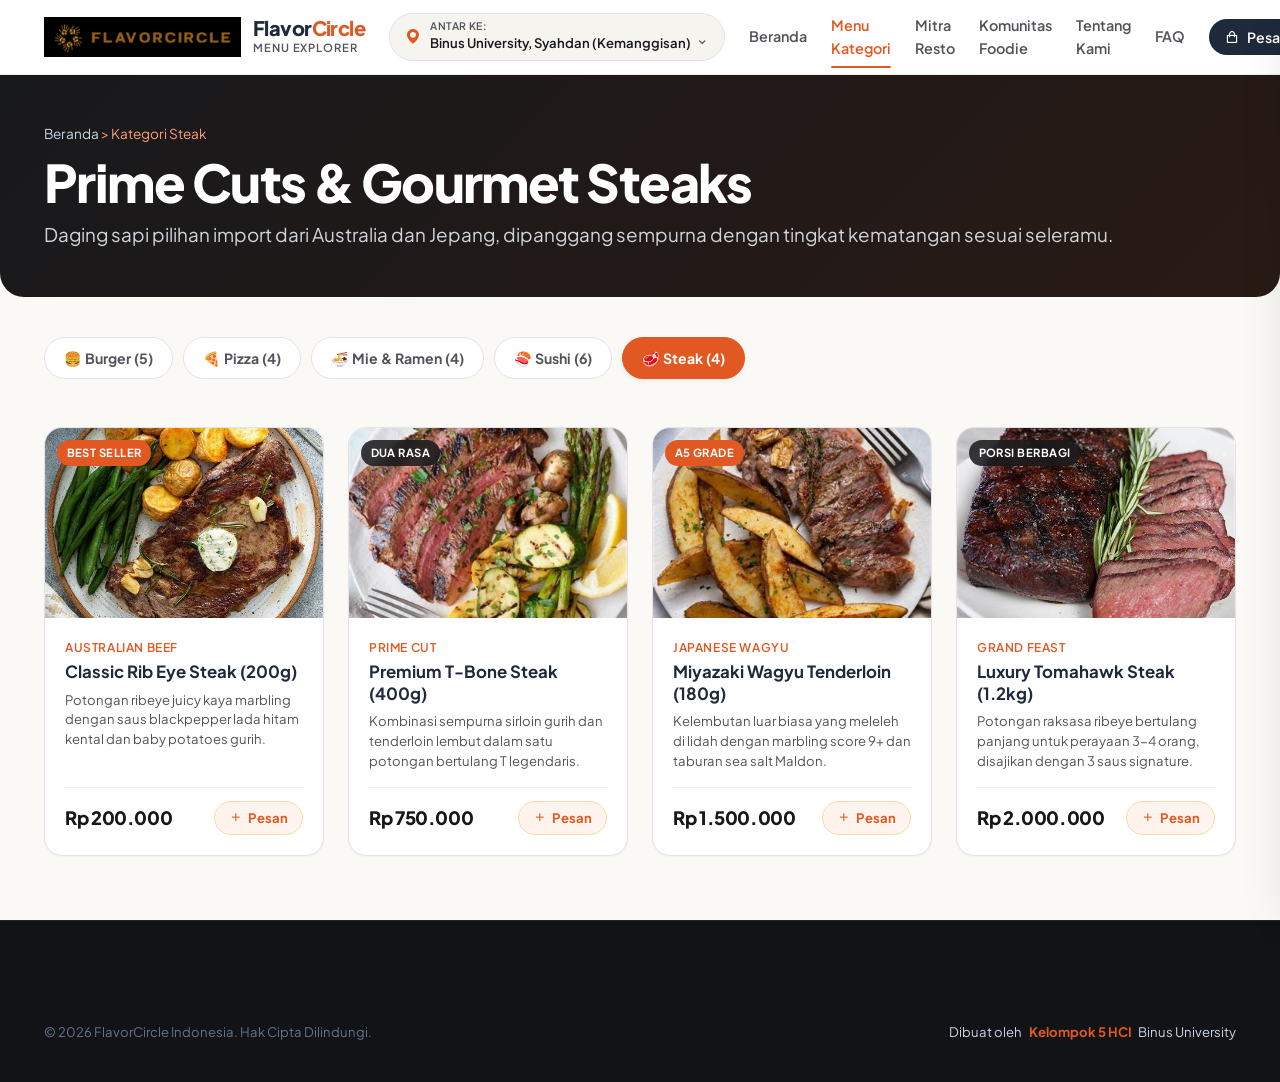
<file: FlavorCircle/steak.html>
<!DOCTYPE html>
<html lang="id">
<head>
    <meta charset="UTF-8">
    <meta name="viewport" content="width=device-width, initial-scale=1.0">
    <title>Menu Steak Premium — FlavorCircle</title>
    <link rel="icon" href="assets/images/FC_logo.png" type="image/png">
    
    <!-- Boxicons -->
    <link href='https://unpkg.com/boxicons@2.1.4/css/boxicons.min.css' rel='stylesheet'>
    <link rel="stylesheet" href="assets/css/style.css">
    
    <style>
        .category-hero {
            background: linear-gradient(135deg, #18191c 0%, #291a14 100%);
            color: #ffffff;
            padding: 3rem 0;
            border-radius: 0 0 var(--radius-xl) var(--radius-xl);
            margin-bottom: 2.5rem;
        }

        .category-nav-strip {
            display: flex;
            align-items: center;
            gap: 0.6rem;
            overflow-x: auto;
            padding-bottom: 0.5rem;
            margin-bottom: 2.5rem;
        }

        .cat-tab {
            padding: 0.55rem 1.2rem;
            border-radius: var(--radius-full);
            background-color: #fff;
            border: 1px solid var(--border-light);
            font-size: 0.88rem;
            font-weight: 700;
            color: var(--text-muted);
            display: inline-flex;
            align-items: center;
            gap: 0.4rem;
            white-space: nowrap;
            transition: all var(--transition-fast);
        }

        .cat-tab:hover,
        .cat-tab.active {
            background-color: var(--primary);
            color: #fff;
            border-color: var(--primary);
            box-shadow: var(--shadow-sm);
        }
    </style>
    
    <script src="assets/js/main.js" defer></script>
</head>
<body>

    <!-- Header -->
    <header class="site-header">
        <div class="container header-inner">
            <a href="index.html" class="brand">
                <img src="assets/images/FC_logo.png" alt="FlavorCircle Logo" class="brand-logo-img">
                <div class="brand-text">
                    <span class="brand-title">Flavor<span>Circle</span></span>
                    <span class="brand-tag">Menu Explorer</span>
                </div>
            </a>

            <div class="location-picker open-loc-modal">
                <i class='bx bxs-map loc-pin'></i>
                <div class="loc-details">
                    <span class="loc-label">Antar ke:</span>
                    <span class="loc-name">
                        <span class="current-location-text">Binus University, Syahdan (Kemanggisan)</span>
                        <i class='bx bx-chevron-down loc-change-icon'></i>
                    </span>
                </div>
            </div>

            <nav class="nav-links">
                <a href="index.html" class="nav-link">Beranda</a>
                <a href="steak.html" class="nav-link active">Menu Kategori</a>
                <a href="restaurant.html" class="nav-link">Mitra Resto</a>
                <a href="groups.html" class="nav-link">Komunitas Foodie</a>
                <a href="aboutFC.html" class="nav-link">Tentang Kami</a>
                <a href="faq.html" class="nav-link">FAQ</a>
            </nav>

            <div class="header-actions">
                <button class="cart-btn open-cart-trigger">
                    <i class='bx bx-shopping-bag'></i>
                    <span>Pesanan</span>
                    <span class="cart-count-badge">0</span>
                </button>
                <a href="loginPage.html" class="btn-primary-sm">
                    <i class='bx bx-user'></i>
                    <span>Masuk</span>
                </a>
            </div>
        </div>
    </header>

    <!-- Category Hero -->
    <section class="category-hero">
        <div class="container">
            <div style="font-size: 0.85rem; color: #ff9d76; margin-bottom: 0.5rem;">
                <a href="index.html" style="color: #cbd5e1;">Beranda</a> &gt; <span>Kategori Steak</span>
            </div>
            <h1 class="hero-title" style="margin-bottom: 0.4rem;">Prime Cuts & Gourmet Steaks</h1>
            <p class="hero-subtitle" style="margin-bottom: 0;">
                Daging sapi pilihan import dari Australia dan Jepang, dipanggang sempurna dengan tingkat kematangan sesuai seleramu.
            </p>
        </div>
    </section>

    <!-- Main Content -->
    <main class="container" style="padding-bottom: 4rem;">
        
        <!-- Category Switcher Tabs -->
        <div class="category-nav-strip">
            <a href="burger.html" class="cat-tab">🍔 Burger (5)</a>
            <a href="pizza.html" class="cat-tab">🍕 Pizza (4)</a>
            <a href="noodles.html" class="cat-tab">🍜 Mie & Ramen (4)</a>
            <a href="sushi.html" class="cat-tab">🍣 Sushi (6)</a>
            <a href="steak.html" class="cat-tab active">🥩 Steak (4)</a>
        </div>

        <!-- Steak Grid -->
        <div class="dishes-grid">
            
            <!-- Steak 1 -->
            <div class="dish-card">
                <div class="dish-media">
                    <img src="assets/images/st1.jpeg" alt="Classic Rib Eye">
                    <span class="dish-badge promo">Best Seller</span>
                </div>
                <div class="dish-content">
                    <span class="dish-category">Australian Beef</span>
                    <h3 class="dish-title">Classic Rib Eye Steak (200g)</h3>
                    <p class="dish-desc">Potongan ribeye juicy kaya marbling dengan saus blackpepper lada hitam kental dan baby potatoes gurih.</p>
                    <div class="dish-footer">
                        <span class="dish-price">Rp 200.000</span>
                        <button class="add-cart-btn" onclick="addToCart({name: 'Classic Rib Eye Steak (200g)', price: 200000, img: 'assets/images/st1.jpeg', category: 'Steak'})">
                            <i class='bx bx-plus'></i>
                            <span>Pesan</span>
                        </button>
                    </div>
                </div>
            </div>

            <!-- Steak 2 -->
            <div class="dish-card">
                <div class="dish-media">
                    <img src="assets/images/st3.jpeg" alt="Premium T-Bone Steak">
                    <span class="dish-badge">Dua Rasa</span>
                </div>
                <div class="dish-content">
                    <span class="dish-category">Prime Cut</span>
                    <h3 class="dish-title">Premium T-Bone Steak (400g)</h3>
                    <p class="dish-desc">Kombinasi sempurna sirloin gurih dan tenderloin lembut dalam satu potongan bertulang T legendaris.</p>
                    <div class="dish-footer">
                        <span class="dish-price">Rp 750.000</span>
                        <button class="add-cart-btn" onclick="addToCart({name: 'Premium T-Bone Steak (400g)', price: 750000, img: 'assets/images/st3.jpeg', category: 'Steak'})">
                            <i class='bx bx-plus'></i>
                            <span>Pesan</span>
                        </button>
                    </div>
                </div>
            </div>

            <!-- Steak 3 -->
            <div class="dish-card">
                <div class="dish-media">
                    <img src="assets/images/st2.jpeg" alt="Wagyu Tenderloin">
                    <span class="dish-badge promo">A5 Grade</span>
                </div>
                <div class="dish-content">
                    <span class="dish-category">Japanese Wagyu</span>
                    <h3 class="dish-title">Miyazaki Wagyu Tenderloin (180g)</h3>
                    <p class="dish-desc">Kelembutan luar biasa yang meleleh di lidah dengan marbling score 9+ dan taburan sea salt Maldon.</p>
                    <div class="dish-footer">
                        <span class="dish-price">Rp 1.500.000</span>
                        <button class="add-cart-btn" onclick="addToCart({name: 'Miyazaki Wagyu Tenderloin (180g)', price: 1500000, img: 'assets/images/st2.jpeg', category: 'Steak'})">
                            <i class='bx bx-plus'></i>
                            <span>Pesan</span>
                        </button>
                    </div>
                </div>
            </div>

            <!-- Steak 4 -->
            <div class="dish-card">
                <div class="dish-media">
                    <img src="assets/images/st4.jpeg" alt="Luxury Tomahawk Steak">
                    <span class="dish-badge">Porsi Berbagi</span>
                </div>
                <div class="dish-content">
                    <span class="dish-category">Grand Feast</span>
                    <h3 class="dish-title">Luxury Tomahawk Steak (1.2kg)</h3>
                    <p class="dish-desc">Potongan raksasa ribeye bertulang panjang untuk perayaan 3-4 orang, disajikan dengan 3 saus signature.</p>
                    <div class="dish-footer">
                        <span class="dish-price">Rp 2.000.000</span>
                        <button class="add-cart-btn" onclick="addToCart({name: 'Luxury Tomahawk Steak (1.2kg)', price: 2000000, img: 'assets/images/st4.jpeg', category: 'Steak'})">
                            <i class='bx bx-plus'></i>
                            <span>Pesan</span>
                        </button>
                    </div>
                </div>
            </div>

        </div>
    </main>

    <!-- Footer -->
    <footer class="site-footer">
        <div class="container">
            <div class="footer-bottom">
                <p>© 2026 FlavorCircle Indonesia. Hak Cipta Dilindungi.</p>
                <div class="team-credit">Dibuat oleh <span>Kelompok 5 HCI</span> Binus University</div>
            </div>
        </div>
    </footer>

    <!-- Cart Drawer -->
    <div id="cartDrawerOverlay" class="cart-drawer-overlay close-cart-trigger"></div>
    <aside id="cartDrawer" class="cart-drawer">
        <div class="cart-drawer-head">
            <h3 class="cart-drawer-title">
                <i class='bx bx-shopping-bag' style="color: var(--primary);"></i>
                <span>Pesanan Kamu <span id="cartDrawerCount">(0)</span></span>
            </h3>
            <button class="close-btn close-cart-trigger"><i class='bx bx-x'></i></button>
        </div>
        <div id="cartDrawerList" class="cart-items-list"></div>
        <div class="cart-drawer-footer">
            <div class="cart-breakdown-row">
                <span>Subtotal Menu</span>
                <span id="cartDrawerSubtotal" style="font-weight: 700;">Rp 0</span>
            </div>
            <div class="cart-breakdown-row">
                <span>Biaya Antar Kampus</span>
                <span style="font-weight: 700; color: var(--forest);">Rp 8.000</span>
            </div>
            <div class="cart-breakdown-row total-row">
                <span>Estimasi Total</span>
                <span id="cartDrawerTotal" style="color: var(--primary);">Rp 0</span>
            </div>
            <button class="checkout-btn" onclick="goToCheckout()">
                <span>Lanjut ke Pembayaran</span>
                <i class='bx bx-right-arrow-alt'></i>
            </button>
        </div>
    </aside>

    <!-- Location Modal -->
    <div id="locationModal" class="modal-overlay">
        <div class="modal-card">
            <div class="modal-head">
                <h3 class="modal-title">Pilih Alamat Pengantaran</h3>
                <button class="close-btn close-loc-modal"><i class='bx bx-x'></i></button>
            </div>
            <div class="modal-body">
                <div class="location-options-list">
                    <div class="location-option-item" onclick="selectLocation('Binus University, Syahdan Campus (Kemanggisan)')">
                        <i class='bx bxs-school'></i>
                        <div>
                            <div class="loc-opt-name">Binus Kampus Syahdan</div>
                            <div class="loc-opt-desc">Kemanggisan, Palmerah, Jakarta Barat</div>
                        </div>
                    </div>
                </div>
            </div>
        </div>
    </div>

</body>
</html>
</file>
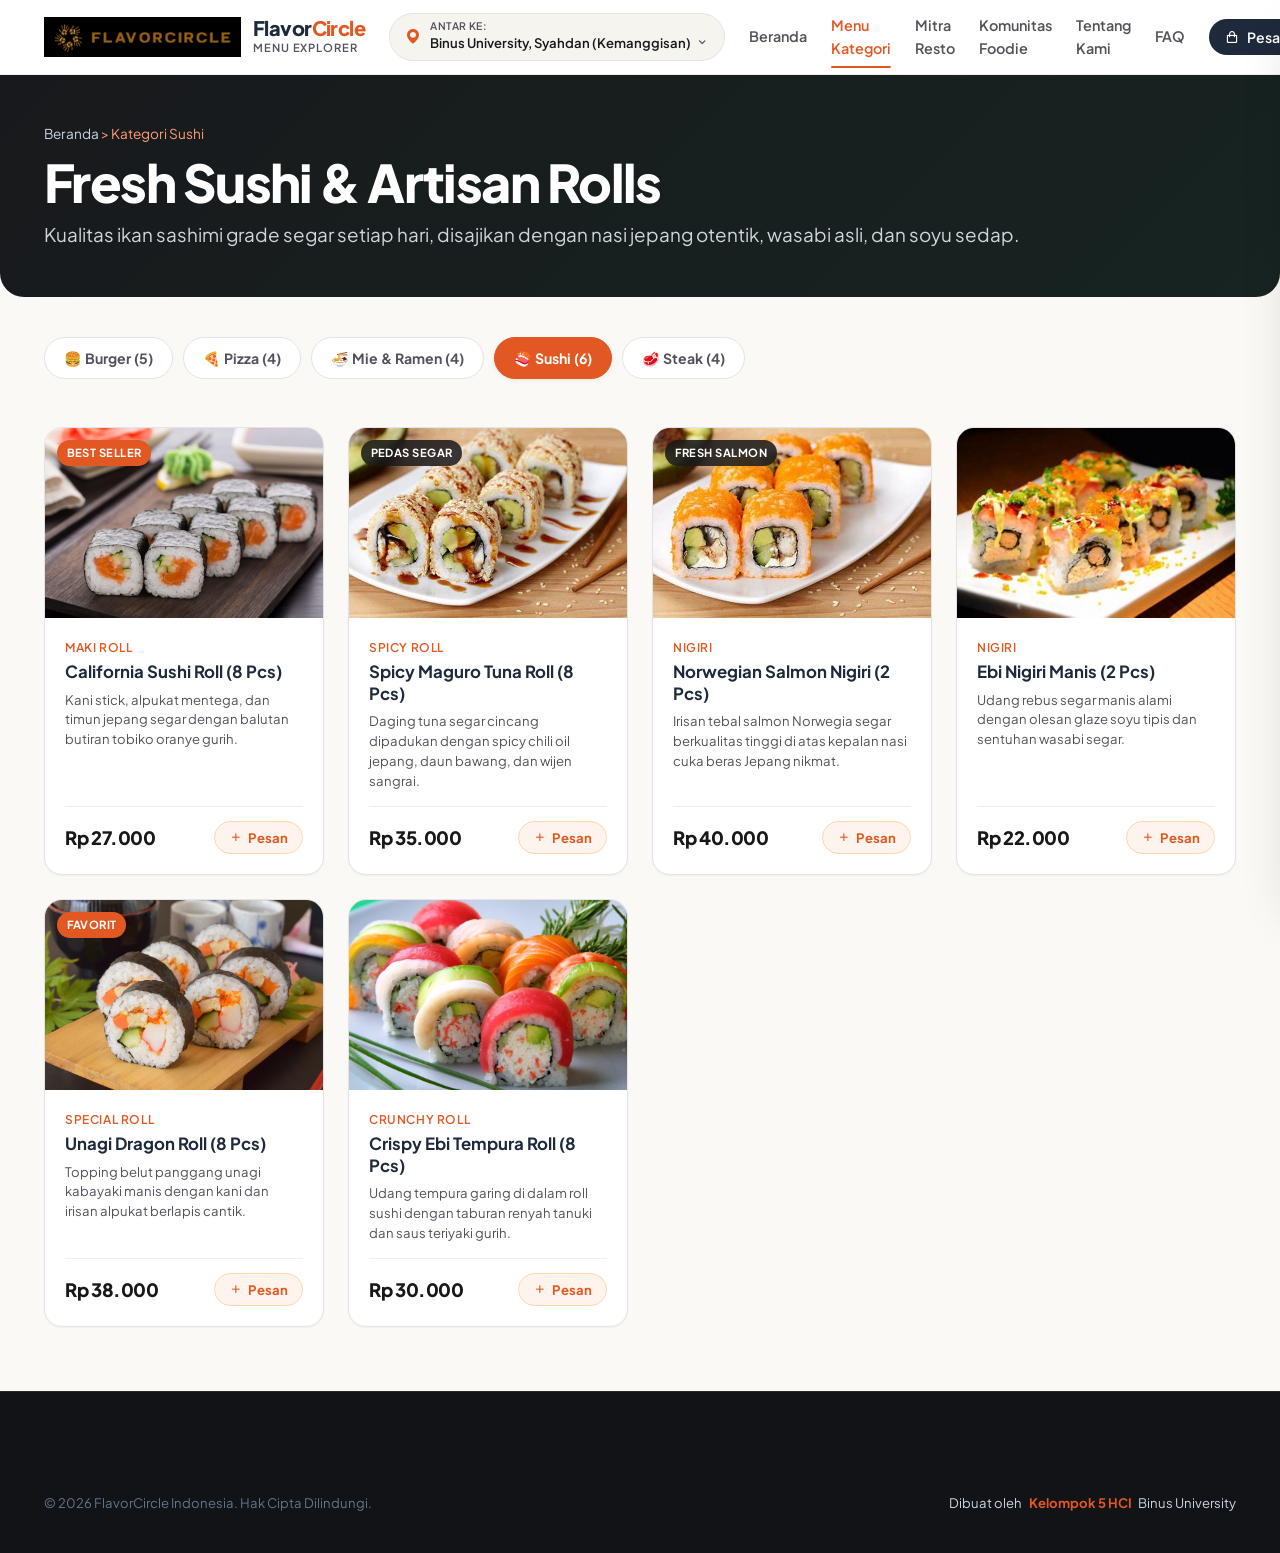
<file: FlavorCircle/sushi.html>
<!DOCTYPE html>
<html lang="id">
<head>
    <meta charset="UTF-8">
    <meta name="viewport" content="width=device-width, initial-scale=1.0">
    <title>Menu Sushi & Sashimi Segar — FlavorCircle</title>
    <link rel="icon" href="assets/images/FC_logo.png" type="image/png">
    
    <!-- Boxicons -->
    <link href='https://unpkg.com/boxicons@2.1.4/css/boxicons.min.css' rel='stylesheet'>
    <link rel="stylesheet" href="assets/css/style.css">
    
    <style>
        .category-hero {
            background: linear-gradient(135deg, #18191c 0%, #172421 100%);
            color: #ffffff;
            padding: 3rem 0;
            border-radius: 0 0 var(--radius-xl) var(--radius-xl);
            margin-bottom: 2.5rem;
        }

        .category-nav-strip {
            display: flex;
            align-items: center;
            gap: 0.6rem;
            overflow-x: auto;
            padding-bottom: 0.5rem;
            margin-bottom: 2.5rem;
        }

        .cat-tab {
            padding: 0.55rem 1.2rem;
            border-radius: var(--radius-full);
            background-color: #fff;
            border: 1px solid var(--border-light);
            font-size: 0.88rem;
            font-weight: 700;
            color: var(--text-muted);
            display: inline-flex;
            align-items: center;
            gap: 0.4rem;
            white-space: nowrap;
            transition: all var(--transition-fast);
        }

        .cat-tab:hover,
        .cat-tab.active {
            background-color: var(--primary);
            color: #fff;
            border-color: var(--primary);
            box-shadow: var(--shadow-sm);
        }
    </style>
    
    <script src="assets/js/main.js" defer></script>
</head>
<body>

    <!-- Header -->
    <header class="site-header">
        <div class="container header-inner">
            <a href="index.html" class="brand">
                <img src="assets/images/FC_logo.png" alt="FlavorCircle Logo" class="brand-logo-img">
                <div class="brand-text">
                    <span class="brand-title">Flavor<span>Circle</span></span>
                    <span class="brand-tag">Menu Explorer</span>
                </div>
            </a>

            <div class="location-picker open-loc-modal">
                <i class='bx bxs-map loc-pin'></i>
                <div class="loc-details">
                    <span class="loc-label">Antar ke:</span>
                    <span class="loc-name">
                        <span class="current-location-text">Binus University, Syahdan (Kemanggisan)</span>
                        <i class='bx bx-chevron-down loc-change-icon'></i>
                    </span>
                </div>
            </div>

            <nav class="nav-links">
                <a href="index.html" class="nav-link">Beranda</a>
                <a href="sushi.html" class="nav-link active">Menu Kategori</a>
                <a href="restaurant.html" class="nav-link">Mitra Resto</a>
                <a href="groups.html" class="nav-link">Komunitas Foodie</a>
                <a href="aboutFC.html" class="nav-link">Tentang Kami</a>
                <a href="faq.html" class="nav-link">FAQ</a>
            </nav>

            <div class="header-actions">
                <button class="cart-btn open-cart-trigger">
                    <i class='bx bx-shopping-bag'></i>
                    <span>Pesanan</span>
                    <span class="cart-count-badge">0</span>
                </button>
                <a href="loginPage.html" class="btn-primary-sm">
                    <i class='bx bx-user'></i>
                    <span>Masuk</span>
                </a>
            </div>
        </div>
    </header>

    <!-- Category Hero -->
    <section class="category-hero">
        <div class="container">
            <div style="font-size: 0.85rem; color: #ff9d76; margin-bottom: 0.5rem;">
                <a href="index.html" style="color: #cbd5e1;">Beranda</a> &gt; <span>Kategori Sushi</span>
            </div>
            <h1 class="hero-title" style="margin-bottom: 0.4rem;">Fresh Sushi & Artisan Rolls</h1>
            <p class="hero-subtitle" style="margin-bottom: 0;">
                Kualitas ikan sashimi grade segar setiap hari, disajikan dengan nasi jepang otentik, wasabi asli, dan soyu sedap.
            </p>
        </div>
    </section>

    <!-- Main Content -->
    <main class="container" style="padding-bottom: 4rem;">
        
        <!-- Category Switcher Tabs -->
        <div class="category-nav-strip">
            <a href="burger.html" class="cat-tab">🍔 Burger (5)</a>
            <a href="pizza.html" class="cat-tab">🍕 Pizza (4)</a>
            <a href="noodles.html" class="cat-tab">🍜 Mie & Ramen (4)</a>
            <a href="sushi.html" class="cat-tab active">🍣 Sushi (6)</a>
            <a href="steak.html" class="cat-tab">🥩 Steak (4)</a>
        </div>

        <!-- Sushi Grid -->
        <div class="dishes-grid">
            
            <!-- Dish 1 -->
            <div class="dish-card">
                <div class="dish-media">
                    <img src="assets/images/sushi.jpeg" alt="California Roll">
                    <span class="dish-badge promo">Best Seller</span>
                </div>
                <div class="dish-content">
                    <span class="dish-category">Maki Roll</span>
                    <h3 class="dish-title">California Sushi Roll (8 Pcs)</h3>
                    <p class="dish-desc">Kani stick, alpukat mentega, dan timun jepang segar dengan balutan butiran tobiko oranye gurih.</p>
                    <div class="dish-footer">
                        <span class="dish-price">Rp 27.000</span>
                        <button class="add-cart-btn" onclick="addToCart({name: 'California Sushi Roll (8 Pcs)', price: 27000, img: 'assets/images/sushi.jpeg', category: 'Sushi'})">
                            <i class='bx bx-plus'></i>
                            <span>Pesan</span>
                        </button>
                    </div>
                </div>
            </div>

            <!-- Dish 2 -->
            <div class="dish-card">
                <div class="dish-media">
                    <img src="assets/images/s1.jpeg" alt="Spicy Tuna Roll">
                    <span class="dish-badge">Pedas Segar</span>
                </div>
                <div class="dish-content">
                    <span class="dish-category">Spicy Roll</span>
                    <h3 class="dish-title">Spicy Maguro Tuna Roll (8 Pcs)</h3>
                    <p class="dish-desc">Daging tuna segar cincang dipadukan dengan spicy chili oil jepang, daun bawang, dan wijen sangrai.</p>
                    <div class="dish-footer">
                        <span class="dish-price">Rp 35.000</span>
                        <button class="add-cart-btn" onclick="addToCart({name: 'Spicy Maguro Tuna Roll (8 Pcs)', price: 35000, img: 'assets/images/s1.jpeg', category: 'Sushi'})">
                            <i class='bx bx-plus'></i>
                            <span>Pesan</span>
                        </button>
                    </div>
                </div>
            </div>

            <!-- Dish 3 -->
            <div class="dish-card">
                <div class="dish-media">
                    <img src="assets/images/s2.jpeg" alt="Salmon Nigiri">
                    <span class="dish-badge">Fresh Salmon</span>
                </div>
                <div class="dish-content">
                    <span class="dish-category">Nigiri</span>
                    <h3 class="dish-title">Norwegian Salmon Nigiri (2 Pcs)</h3>
                    <p class="dish-desc">Irisan tebal salmon Norwegia segar berkualitas tinggi di atas kepalan nasi cuka beras Jepang nikmat.</p>
                    <div class="dish-footer">
                        <span class="dish-price">Rp 40.000</span>
                        <button class="add-cart-btn" onclick="addToCart({name: 'Norwegian Salmon Nigiri (2 Pcs)', price: 40000, img: 'assets/images/s2.jpeg', category: 'Sushi'})">
                            <i class='bx bx-plus'></i>
                            <span>Pesan</span>
                        </button>
                    </div>
                </div>
            </div>

            <!-- Dish 4 -->
            <div class="dish-card">
                <div class="dish-media">
                    <img src="assets/images/s3.jpeg" alt="Ebi Nigiri">
                </div>
                <div class="dish-content">
                    <span class="dish-category">Nigiri</span>
                    <h3 class="dish-title">Ebi Nigiri Manis (2 Pcs)</h3>
                    <p class="dish-desc">Udang rebus segar manis alami dengan olesan glaze soyu tipis dan sentuhan wasabi segar.</p>
                    <div class="dish-footer">
                        <span class="dish-price">Rp 22.000</span>
                        <button class="add-cart-btn" onclick="addToCart({name: 'Ebi Nigiri Manis (2 Pcs)', price: 22000, img: 'assets/images/s3.jpeg', category: 'Sushi'})">
                            <i class='bx bx-plus'></i>
                            <span>Pesan</span>
                        </button>
                    </div>
                </div>
            </div>

            <!-- Dish 5 -->
            <div class="dish-card">
                <div class="dish-media">
                    <img src="assets/images/s4.jpg" alt="Dragon Roll">
                    <span class="dish-badge promo">Favorit</span>
                </div>
                <div class="dish-content">
                    <span class="dish-category">Special Roll</span>
                    <h3 class="dish-title">Unagi Dragon Roll (8 Pcs)</h3>
                    <p class="dish-desc">Topping belut panggang unagi kabayaki manis dengan kani dan irisan alpukat berlapis cantik.</p>
                    <div class="dish-footer">
                        <span class="dish-price">Rp 38.000</span>
                        <button class="add-cart-btn" onclick="addToCart({name: 'Unagi Dragon Roll (8 Pcs)', price: 38000, img: 'assets/images/s4.jpg', category: 'Sushi'})">
                            <i class='bx bx-plus'></i>
                            <span>Pesan</span>
                        </button>
                    </div>
                </div>
            </div>

            <!-- Dish 6 -->
            <div class="dish-card">
                <div class="dish-media">
                    <img src="assets/images/s6.jpeg" alt="Crispy Tempura Roll">
                </div>
                <div class="dish-content">
                    <span class="dish-category">Crunchy Roll</span>
                    <h3 class="dish-title">Crispy Ebi Tempura Roll (8 Pcs)</h3>
                    <p class="dish-desc">Udang tempura garing di dalam roll sushi dengan taburan renyah tanuki dan saus teriyaki gurih.</p>
                    <div class="dish-footer">
                        <span class="dish-price">Rp 30.000</span>
                        <button class="add-cart-btn" onclick="addToCart({name: 'Crispy Ebi Tempura Roll (8 Pcs)', price: 30000, img: 'assets/images/s6.jpeg', category: 'Sushi'})">
                            <i class='bx bx-plus'></i>
                            <span>Pesan</span>
                        </button>
                    </div>
                </div>
            </div>

        </div>
    </main>

    <!-- Footer -->
    <footer class="site-footer">
        <div class="container">
            <div class="footer-bottom">
                <p>© 2026 FlavorCircle Indonesia. Hak Cipta Dilindungi.</p>
                <div class="team-credit">Dibuat oleh <span>Kelompok 5 HCI</span> Binus University</div>
            </div>
        </div>
    </footer>

    <!-- Cart Drawer -->
    <div id="cartDrawerOverlay" class="cart-drawer-overlay close-cart-trigger"></div>
    <aside id="cartDrawer" class="cart-drawer">
        <div class="cart-drawer-head">
            <h3 class="cart-drawer-title">
                <i class='bx bx-shopping-bag' style="color: var(--primary);"></i>
                <span>Pesanan Kamu <span id="cartDrawerCount">(0)</span></span>
            </h3>
            <button class="close-btn close-cart-trigger"><i class='bx bx-x'></i></button>
        </div>
        <div id="cartDrawerList" class="cart-items-list"></div>
        <div class="cart-drawer-footer">
            <div class="cart-breakdown-row">
                <span>Subtotal Menu</span>
                <span id="cartDrawerSubtotal" style="font-weight: 700;">Rp 0</span>
            </div>
            <div class="cart-breakdown-row">
                <span>Biaya Antar Kampus</span>
                <span style="font-weight: 700; color: var(--forest);">Rp 8.000</span>
            </div>
            <div class="cart-breakdown-row total-row">
                <span>Estimasi Total</span>
                <span id="cartDrawerTotal" style="color: var(--primary);">Rp 0</span>
            </div>
            <button class="checkout-btn" onclick="goToCheckout()">
                <span>Lanjut ke Pembayaran</span>
                <i class='bx bx-right-arrow-alt'></i>
            </button>
        </div>
    </aside>

    <!-- Location Modal -->
    <div id="locationModal" class="modal-overlay">
        <div class="modal-card">
            <div class="modal-head">
                <h3 class="modal-title">Pilih Alamat Pengantaran</h3>
                <button class="close-btn close-loc-modal"><i class='bx bx-x'></i></button>
            </div>
            <div class="modal-body">
                <div class="location-options-list">
                    <div class="location-option-item" onclick="selectLocation('Binus University, Syahdan Campus (Kemanggisan)')">
                        <i class='bx bxs-school'></i>
                        <div>
                            <div class="loc-opt-name">Binus Kampus Syahdan</div>
                            <div class="loc-opt-desc">Kemanggisan, Palmerah, Jakarta Barat</div>
                        </div>
                    </div>
                </div>
            </div>
        </div>
    </div>

</body>
</html>
</file>
<file: assets/css/style.css>
/* ==========================================================================
   FRANCIS JORDAN HASNAWI — PORTFOLIO STYLESHEET
   Aesthetic: Warm Luminous Studio (Dusk Mode) & Editorial Alabaster (Light Mode)
   Inspired by modern creative agencies (Linear, Framer, Vercel Studio)
   ========================================================================== */

:root,
[data-theme="dusk"] {
  /* Deep Crisp Studio Midnight & Indigo-Slate (No muddy brown!) */
  --bg-primary: #0d121c;
  --bg-secondary: #131a28;
  --bg-elevated: #1a2336;
  --bg-card: rgba(21, 29, 44, 0.72);
  --bg-card-hover: rgba(28, 38, 58, 0.88);
  --bg-glass: rgba(13, 18, 28, 0.80);
  --bg-subtle: rgba(255, 255, 255, 0.045);

  /* Typography Colors */
  --text-primary: #f8fafc;
  --text-secondary: #cbd5e1;
  --text-muted: #94a3b8;
  --text-on-accent: #ffffff;

  /* Warm Amber, Gold & Sky Accents */
  --accent-primary: #f59e0b;
  --accent-primary-hover: #d97706;
  --accent-secondary: #38bdf8;
  --accent-bronze: #d97706;
  --accent-emerald: #10b981;
  --accent-Glow: rgba(245, 158, 11, 0.16);
  --accent-sky-Glow: rgba(56, 189, 248, 0.15);

  /* Borders & Dividers */
  --border-subtle: rgba(255, 255, 255, 0.085);
  --border-medium: rgba(255, 255, 255, 0.15);
  --border-highlight: rgba(245, 158, 11, 0.45);

  /* Architectural Grid Line Color */
  --grid-line: rgba(255, 255, 255, 0.032);

  /* Shadows */
  --shadow-sm: 0 4px 14px rgba(0, 0, 0, 0.22);
  --shadow-md: 0 12px 32px -4px rgba(0, 0, 0, 0.34);
  --shadow-lg: 0 24px 48px -12px rgba(0, 0, 0, 0.48);
  --shadow-glow: 0 8px 30px rgba(245, 158, 11, 0.2);

  /* Window Frame Chrome */
  --win-bg: #151c28;
  --win-bar: #1e2738;
  --win-border: rgba(255, 255, 255, 0.12);
  --win-title: #94a3b8;
}

/* ==========================================================================
   LIGHT MODE THEME (Warm Editorial Alabaster / Studio Daylight)
   ========================================================================== */
[data-theme="light"] {
  --bg-primary: #f7f6f2;
  --bg-secondary: #efede7;
  --bg-elevated: #ffffff;
  --bg-card: rgba(255, 255, 255, 0.88);
  --bg-card-hover: #ffffff;
  --bg-glass: rgba(247, 246, 242, 0.85);
  --bg-subtle: rgba(15, 23, 42, 0.04);

  --text-primary: #18181b;
  --text-secondary: #3f4756;
  --text-muted: #64748b;
  --text-on-accent: #ffffff;

  --accent-primary: #d97706;
  --accent-primary-hover: #b45309;
  --accent-secondary: #0284c7;
  --accent-bronze: #b45309;
  --accent-emerald: #059669;
  --accent-Glow: rgba(217, 119, 6, 0.12);
  --accent-sky-Glow: rgba(2, 132, 199, 0.1);

  --border-subtle: rgba(15, 23, 42, 0.08);
  --border-medium: rgba(15, 23, 42, 0.14);
  --border-highlight: rgba(217, 119, 6, 0.45);

  --grid-line: rgba(15, 23, 42, 0.035);

  --shadow-sm: 0 2px 10px rgba(15, 23, 42, 0.05);
  --shadow-md: 0 12px 30px -6px rgba(15, 23, 42, 0.08);
  --shadow-lg: 0 24px 48px -12px rgba(15, 23, 42, 0.14);
  --shadow-glow: 0 8px 25px rgba(217, 119, 6, 0.18);

  --win-bg: #f1f5f9;
  --win-bar: #e2e8f0;
  --win-border: rgba(15, 23, 42, 0.1);
  --win-title: #475569;
}

/* ==========================================================================
   GLOBAL RESET & TYPOGRAPHY
   ========================================================================== */
*,
*::before,
*::after {
  box-sizing: border-box;
  margin: 0;
  padding: 0;
}

html {
  scroll-behavior: smooth;
  scroll-padding-top: 84px;
  font-size: 16px;
}

body {
  font-family: 'Plus Jakarta Sans', -apple-system, BlinkMacSystemFont, 'Segoe UI', Roboto, sans-serif;
  background-color: var(--bg-primary);
  color: var(--text-primary);
  line-height: 1.65;
  overflow-x: hidden;
  -webkit-font-smoothing: antialiased;
  -moz-osx-font-smoothing: grayscale;
  transition: background-color 0.35s ease, color 0.35s ease;
  position: relative;
}

code, pre, .mono {
  font-family: 'JetBrains Mono', monospace;
}

img {
  max-width: 100%;
  height: auto;
  display: block;
}

a {
  color: inherit;
  text-decoration: none;
  transition: color 0.2s ease, opacity 0.2s ease;
}

button {
  font-family: inherit;
  cursor: pointer;
  border: none;
  background: none;
}

.container {
  width: 100%;
  max-width: 1200px;
  margin: 0 auto;
  padding: 0 1.5rem;
}

.section-padding {
  padding: 6rem 0;
  position: relative;
  z-index: 2;
}

/* ==========================================================================
   INTERACTIVE ANIMATED SILK WAVES & CONSTELLATION BACKDROP
   ========================================================================== */
.ambient-canvas {
  position: fixed;
  inset: 0;
  pointer-events: none;
  z-index: 0;
  overflow: hidden;
}

#bgCanvas {
  position: absolute;
  inset: 0;
  width: 100%;
  height: 100%;
  display: block;
}

.bg-grid-overlay {
  position: absolute;
  inset: 0;
  background-image:
    linear-gradient(to right, var(--grid-line) 1px, transparent 1px),
    linear-gradient(to bottom, var(--grid-line) 1px, transparent 1px);
  background-size: 56px 56px;
  -webkit-mask-image: radial-gradient(ellipse 85% 75% at 50% 35%, #000 35%, transparent 90%);
  mask-image: radial-gradient(ellipse 85% 75% at 50% 35%, #000 35%, transparent 90%);
}

.bg-vignette {
  position: absolute;
  inset: 0;
  background: radial-gradient(circle at 50% 50%, transparent 55%, rgba(0, 0, 0, 0.28) 100%);
}

[data-theme="light"] .bg-vignette {
  background: radial-gradient(circle at 50% 50%, transparent 65%, rgba(15, 23, 42, 0.04) 100%);
}

/* ==========================================================================
   HEADER & NAVIGATION
   ========================================================================== */
.site-header {
  position: fixed;
  top: 0;
  left: 0;
  right: 0;
  z-index: 100;
  background: var(--bg-glass);
  backdrop-filter: blur(16px);
  -webkit-backdrop-filter: blur(16px);
  border-bottom: 1px solid var(--border-subtle);
  transition: all 0.3s ease;
}

.site-header.scrolled {
  box-shadow: var(--shadow-sm);
}

.nav-container {
  max-width: 1200px;
  margin: 0 auto;
  padding: 0 1.5rem;
  height: 74px;
  display: flex;
  align-items: center;
  justify-content: space-between;
  gap: 1rem;
}

.brand-monogram {
  display: flex;
  align-items: center;
  gap: 0.7rem;
  font-weight: 700;
  font-size: 1.05rem;
  letter-spacing: -0.02em;
}

.brand-badge {
  width: 34px;
  height: 34px;
  border-radius: 9px;
  background: linear-gradient(135deg, #f59e0b 0%, #d97706 100%);
  color: #ffffff;
  font-weight: 800;
  font-size: 0.85rem;
  display: inline-flex;
  align-items: center;
  justify-content: center;
  box-shadow: 0 4px 12px rgba(217, 119, 6, 0.3);
}

.brand-name {
  color: var(--text-primary);
}

.accent-dot {
  color: var(--accent-primary);
}

.desktop-nav {
  display: flex;
  align-items: center;
  gap: 1.85rem;
}

.nav-link {
  font-size: 0.92rem;
  font-weight: 500;
  color: var(--text-secondary);
  position: relative;
  padding: 0.35rem 0;
}

.nav-link:hover,
.nav-link.active {
  color: var(--text-primary);
}

.nav-link::after {
  content: '';
  position: absolute;
  bottom: 0;
  left: 0;
  width: 0;
  height: 2px;
  border-radius: 2px;
  background: var(--accent-primary);
  transition: width 0.25s ease;
}

.nav-link:hover::after,
.nav-link.active::after {
  width: 100%;
}

.nav-actions {
  display: flex;
  align-items: center;
  gap: 0.75rem;
}

/* Theme Toggle Button */
.theme-toggle-btn {
  display: inline-flex;
  align-items: center;
  gap: 0.45rem;
  padding: 0.42rem 0.8rem;
  border-radius: 999px;
  background: var(--bg-subtle);
  border: 1px solid var(--border-medium);
  color: var(--text-secondary);
  font-size: 0.8rem;
  font-weight: 600;
  transition: all 0.2s ease;
}

.theme-toggle-btn:hover {
  color: var(--text-primary);
  border-color: var(--accent-primary);
  background: var(--accent-Glow);
}

[data-theme="dusk"] .icon-sun {
  display: inline-block;
  color: #fbbf24;
}
[data-theme="dusk"] .icon-moon {
  display: none;
}

[data-theme="light"] .icon-sun {
  display: none;
}
[data-theme="light"] .icon-moon {
  display: inline-block;
  color: #475569;
}

.status-indicator {
  display: inline-flex;
  align-items: center;
  gap: 0.45rem;
  padding: 0.38rem 0.75rem;
  border-radius: 999px;
  background: rgba(16, 185, 129, 0.1);
  border: 1px solid rgba(16, 185, 129, 0.25);
  font-size: 0.78rem;
  font-weight: 600;
  color: var(--accent-emerald);
}

.status-dot {
  width: 7px;
  height: 7px;
  border-radius: 50%;
  background-color: var(--accent-emerald);
}

.status-dot.pulse {
  box-shadow: 0 0 0 0 rgba(16, 185, 129, 0.6);
  animation: statusPulse 2s infinite;
}

@keyframes statusPulse {
  0% { box-shadow: 0 0 0 0 rgba(16, 185, 129, 0.6); }
  70% { box-shadow: 0 0 0 6px rgba(16, 185, 129, 0); }
  100% { box-shadow: 0 0 0 0 rgba(16, 185, 129, 0); }
}

/* Buttons */
.btn {
  display: inline-flex;
  align-items: center;
  justify-content: center;
  gap: 0.5rem;
  font-weight: 600;
  border-radius: 10px;
  transition: all 0.22s ease;
  white-space: nowrap;
}

.btn-sm {
  padding: 0.48rem 0.95rem;
  font-size: 0.84rem;
}

.btn-primary {
  padding: 0.7rem 1.35rem;
  font-size: 0.92rem;
  background: linear-gradient(135deg, #f59e0b 0%, #d97706 100%);
  color: #ffffff;
  box-shadow: 0 4px 14px rgba(217, 119, 6, 0.32);
}

.btn-primary:hover {
  transform: translateY(-1px);
  box-shadow: 0 6px 20px rgba(217, 119, 6, 0.45);
  filter: brightness(1.05);
}

.btn-secondary {
  padding: 0.7rem 1.3rem;
  font-size: 0.92rem;
  background: var(--bg-subtle);
  color: var(--text-primary);
  border: 1px solid var(--border-medium);
}

.btn-secondary:hover {
  background: var(--bg-card-hover);
  border-color: var(--accent-primary);
}

.btn-light {
  background: #ffffff;
  color: #0f172a;
  font-weight: 700;
  box-shadow: 0 6px 20px rgba(0, 0, 0, 0.25);
}

.btn-light:hover {
  background: #f8fafc;
  transform: translateY(-1px);
}

.btn-outline {
  border: 1px solid var(--border-medium);
  background: var(--bg-subtle);
  color: var(--text-primary);
}

.btn-outline:hover {
  border-color: var(--accent-primary);
  color: var(--accent-primary);
}

.btn-lg {
  padding: 0.88rem 1.75rem;
  font-size: 1rem;
}

.w-full {
  width: 100%;
}

/* Mobile Toggle & Drawer */
.mobile-toggle {
  display: none;
  flex-direction: column;
  gap: 5px;
  padding: 0.4rem;
}

.mobile-toggle span {
  width: 22px;
  height: 2px;
  background: var(--text-primary);
  border-radius: 2px;
  transition: 0.25s ease;
}

.mobile-drawer {
  display: none;
  background: var(--bg-secondary);
  border-bottom: 1px solid var(--border-medium);
  padding: 1rem 1.5rem 1.5rem;
}

.mobile-drawer.open {
  display: block;
}

.mobile-nav {
  display: flex;
  flex-direction: column;
  gap: 0.75rem;
}

.mobile-link {
  font-size: 1rem;
  font-weight: 600;
  color: var(--text-secondary);
  padding: 0.4rem 0;
}

/* ==========================================================================
   HERO SECTION (PAGE 1 — SIMPLE, CLEAN, PERSONAL, HALF-BODY CUTOUT)
   ========================================================================== */
.hero-section {
  position: relative;
  z-index: 2;
  min-height: 100vh;
  padding: 115px 0 48px;
  display: flex;
  flex-direction: column;
  justify-content: space-between;
}

.hero-grid {
  display: grid;
  grid-template-columns: 1.15fr 0.85fr;
  align-items: center;
  justify-content: space-between;
  gap: 4rem;
  width: 100%;
  max-width: 1200px;
  margin: auto; /* Centers both vertically AND horizontally! */
}

.hero-content {
  max-width: 620px;
}

.hero-pill-badge {
  display: inline-flex;
  align-items: center;
  gap: 0.55rem;
  padding: 0.4rem 0.9rem;
  border-radius: 999px;
  background: var(--bg-subtle);
  border: 1px solid var(--border-medium);
  font-size: 0.74rem;
  font-weight: 700;
  letter-spacing: 0.08em;
  color: var(--text-secondary);
  margin-bottom: 1.35rem;
}

.pill-dot {
  width: 7px;
  height: 7px;
  border-radius: 50%;
  background: var(--accent-primary);
  box-shadow: 0 0 8px var(--accent-primary);
}

.hero-name {
  font-size: clamp(2.75rem, 5.2vw, 4.4rem);
  font-weight: 800;
  line-height: 1.06;
  letter-spacing: -0.03em;
  color: var(--text-primary);
  margin-bottom: 1.35rem;
}

.hero-bio {
  font-size: 1.06rem;
  line-height: 1.75;
  color: var(--text-secondary);
  margin-bottom: 1.65rem;
}

.hero-bio strong {
  color: var(--text-primary);
  font-weight: 600;
}

/* Role Badges Row */
.hero-roles-row {
  display: flex;
  flex-wrap: wrap;
  gap: 0.65rem;
  margin-bottom: 2rem;
}

.hero-role-badge {
  display: inline-flex;
  align-items: center;
  padding: 0.45rem 1rem;
  border-radius: 999px;
  font-size: 0.84rem;
  font-weight: 600;
}

.hero-role-badge.primary-role {
  background: var(--accent-Glow);
  border: 1px solid var(--border-highlight);
  color: var(--accent-primary);
}

.hero-role-badge.secondary-role {
  background: var(--bg-subtle);
  border: 1px solid var(--border-medium);
  color: var(--text-secondary);
}

/* Hero Action Button Group (Download CV & View Work) */
.hero-cta-group {
  display: flex;
  flex-wrap: wrap;
  align-items: center;
  gap: 0.85rem;
  margin-bottom: 1.85rem;
}

.hero-btn-cv {
  padding: 0.75rem 1.45rem;
  font-size: 0.94rem;
  box-shadow: 0 4px 18px rgba(217, 119, 6, 0.38);
}

/* Clean Social Links Row */
.hero-social-links {
  display: flex;
  flex-wrap: wrap;
  align-items: center;
  gap: 1.5rem;
  padding-top: 0.4rem;
}

.hero-link-item {
  display: inline-flex;
  align-items: center;
  gap: 0.48rem;
  font-size: 0.92rem;
  font-weight: 600;
  color: var(--text-secondary);
  padding: 0.35rem 0;
  border-bottom: 1px solid transparent;
  transition: all 0.2s ease;
}

.hero-link-item svg {
  color: var(--text-muted);
  transition: color 0.2s ease, transform 0.2s ease;
}

.hero-link-item:hover {
  color: var(--text-primary);
  border-bottom-color: var(--accent-primary);
}

.hero-link-item:hover svg {
  color: var(--accent-primary);
  transform: translateY(-1px);
}

/* Right Column: Transparent Half-Body Portrait Stage */
.hero-visual {
  display: flex;
  justify-content: flex-end;
  align-items: center;
  position: relative;
}

.hero-photo-stage {
  position: relative;
  width: 100%;
  max-width: 460px;
  display: flex;
  justify-content: center;
  align-items: flex-end;
}

.hero-portrait-halo {
  position: absolute;
  width: 520px;
  height: 520px;
  top: 50%;
  left: 50%;
  transform: translate(-50%, -50%);
  background: radial-gradient(
    circle,
    rgba(234, 138, 46, 0.24) 0%,
    rgba(180, 83, 9, 0.12) 45%,
    transparent 75%
  );
  filter: blur(80px);
  z-index: 0;
  pointer-events: none;
  border-radius: 50%;
}

.hero-cutout-img {
  position: relative;
  z-index: 1;
  width: 100%;
  max-width: 430px;
  height: auto;
  object-fit: contain;
  filter: drop-shadow(0 20px 40px rgba(0, 0, 0, 0.32));
  -webkit-mask-image: linear-gradient(to bottom, #000000 80%, rgba(0,0,0,0.55) 92%, transparent 100%);
  mask-image: linear-gradient(to bottom, #000000 80%, rgba(0,0,0,0.55) 92%, transparent 100%);
  transition: transform 0.4s cubic-bezier(0.16, 1, 0.3, 1);
}

.hero-photo-stage:hover .hero-cutout-img {
  transform: translateY(-4px) scale(1.01);
}

/* Centered Bottom Scroll Pill */
.hero-scroll-Prompt {
  display: flex;
  justify-content: center;
  margin-top: 1.5rem;
}

.explore-journey-pill {
  display: inline-flex;
  align-items: center;
  gap: 0.55rem;
  padding: 0.62rem 1.35rem;
  border-radius: 999px;
  background: var(--bg-card);
  border: 1px solid var(--border-medium);
  color: var(--text-secondary);
  font-size: 0.76rem;
  font-weight: 700;
  letter-spacing: 0.12em;
  box-shadow: var(--shadow-sm);
  transition: all 0.25s ease;
}

.explore-journey-pill:hover {
  color: var(--text-primary);
  border-color: var(--accent-primary);
  transform: translateY(2px);
  box-shadow: var(--shadow-glow);
}

.explore-journey-pill svg {
  animation: gentleBounce 2.2s infinite ease-in-out;
}

@keyframes gentleBounce {
  0%, 100% { transform: translateY(0); }
  50% { transform: translateY(3px); }
}

/* ==========================================================================
   SECTION HEADERS
   ========================================================================== */
.section-header {
  max-width: 700px;
  margin: 0 auto 3rem;
  text-align: center;
}

.section-kicker {
  display: inline-block;
  font-family: 'JetBrains Mono', monospace;
  font-size: 0.76rem;
  font-weight: 600;
  letter-spacing: 0.12em;
  text-transform: uppercase;
  color: var(--accent-primary);
  margin-bottom: 0.65rem;
}

.section-title {
  font-size: clamp(1.85rem, 3.2vw, 2.5rem);
  font-weight: 800;
  letter-spacing: -0.025em;
  line-height: 1.2;
  color: var(--text-primary);
  margin-bottom: 0.85rem;
}

.section-desc {
  font-size: 1.02rem;
  color: var(--text-secondary);
  line-height: 1.65;
}

/* ==========================================================================
   PROJECTS SECTION & STUDIO WINDOW FRAMES
   ========================================================================== */
.filter-tabs-container {
  margin-bottom: 2.5rem;
  overflow-x: auto;
  padding-bottom: 0.25rem;
  display: flex;
  justify-content: center;
}

.filter-tabs {
  display: inline-flex;
  gap: 0.5rem;
  padding: 0.38rem;
  border-radius: 12px;
  background: var(--bg-secondary);
  border: 1px solid var(--border-subtle);
}

.filter-btn {
  padding: 0.52rem 1.05rem;
  border-radius: 8px;
  font-size: 0.85rem;
  font-weight: 600;
  color: var(--text-secondary);
  transition: all 0.2s ease;
  white-space: nowrap;
}

.filter-btn:hover {
  color: var(--text-primary);
}

.filter-btn.active {
  background: var(--bg-elevated);
  color: var(--accent-primary);
  box-shadow: var(--shadow-sm);
  border: 1px solid var(--border-medium);
}

/* Projects Grid */
.projects-grid {
  display: grid;
  grid-template-columns: repeat(2, 1fr);
  gap: 2rem;
}

.project-card {
  background: var(--bg-card);
  backdrop-filter: blur(12px);
  -webkit-backdrop-filter: blur(12px);
  border: 1px solid var(--border-subtle);
  border-radius: 18px;
  overflow: hidden;
  display: flex;
  flex-direction: column;
  box-shadow: var(--shadow-md);
  transition: transform 0.3s ease, border-color 0.3s ease, box-shadow 0.3s ease;
}

.project-card:hover {
  transform: translateY(-5px);
  border-color: var(--border-highlight);
  box-shadow: var(--shadow-lg);
}

/* Studio Window Frame around Project Screenshots */
.card-visual {
  position: relative;
  padding: 1rem 1rem 0;
  background: linear-gradient(180deg, rgba(255, 255, 255, 0.04) 0%, transparent 100%);
}

.window-frame {
  border-radius: 12px;
  overflow: hidden;
  border: 1px solid var(--win-border);
  background: var(--win-bg);
  box-shadow: 0 8px 24px rgba(0, 0, 0, 0.16);
}

.window-bar {
  height: 30px;
  background: var(--win-bar);
  padding: 0 0.75rem;
  display: flex;
  align-items: center;
  gap: 6px;
  border-bottom: 1px solid var(--win-border);
}

.win-dot {
  width: 9px;
  height: 9px;
  border-radius: 50%;
}

.win-dot.red { background: #f87171; }
.win-dot.yellow { background: #fbbf24; }
.win-dot.green { background: #34d399; }

.win-title {
  margin-left: 0.45rem;
  font-family: 'JetBrains Mono', monospace;
  font-size: 0.7rem;
  color: var(--win-title);
  white-space: nowrap;
  overflow: hidden;
  text-overflow: ellipsis;
}

.window-screen {
  position: relative;
  aspect-ratio: 16 / 10;
  overflow: hidden;
  background: #ffffff;
}

.window-frame.dark-frame .window-screen {
  background: #0f172a;
}

.card-img {
  width: 100%;
  height: 100%;
  object-fit: cover;
  object-position: top center;
  transition: transform 0.45s ease;
}

.project-card:hover .card-img {
  transform: scale(1.03);
}

.card-overlay-actions {
  position: absolute;
  inset: 1rem 1rem 0;
  border-radius: 12px;
  background: rgba(15, 23, 42, 0.55);
  backdrop-filter: blur(4px);
  display: flex;
  align-items: center;
  justify-content: center;
  gap: 0.75rem;
  opacity: 0;
  transition: opacity 0.25s ease;
}

.project-card:hover .card-overlay-actions {
  opacity: 1;
}

/* Card Body */
.card-body {
  padding: 1.5rem;
  display: flex;
  flex-direction: column;
  flex: 1;
}

.card-meta {
  display: flex;
  align-items: center;
  justify-content: space-between;
  gap: 0.5rem;
  margin-bottom: 0.55rem;
}

.card-category {
  font-family: 'JetBrains Mono', monospace;
  font-size: 0.75rem;
  font-weight: 600;
  color: var(--accent-primary);
}

.card-period {
  font-size: 0.75rem;
  color: var(--text-muted);
}

.card-title {
  font-size: 1.25rem;
  font-weight: 700;
  line-height: 1.3;
  color: var(--text-primary);
  margin-bottom: 0.65rem;
}

.card-summary {
  font-size: 0.92rem;
  color: var(--text-secondary);
  line-height: 1.6;
  margin-bottom: 1.25rem;
}

.card-summary strong {
  color: var(--text-primary);
  font-weight: 600;
}

/* Mini KPIs Strip inside Card */
.card-metrics-row {
  display: grid;
  grid-template-columns: repeat(3, 1fr);
  gap: 0.6rem;
  padding: 0.8rem;
  border-radius: 12px;
  background: var(--bg-subtle);
  border: 1px solid var(--border-subtle);
  margin-bottom: 1.15rem;
}

.mini-kpi {
  display: flex;
  flex-direction: column;
}

.kpi-num {
  font-family: 'JetBrains Mono', monospace;
  font-size: 0.95rem;
  font-weight: 700;
  color: var(--text-primary);
}

.kpi-text {
  font-size: 0.7rem;
  color: var(--text-muted);
}

/* Tech Stack Chips */
.tech-stack-strip {
  display: flex;
  flex-wrap: wrap;
  gap: 0.45rem;
  margin-bottom: 1.25rem;
}

.tech-chip {
  padding: 0.26rem 0.65rem;
  border-radius: 6px;
  background: var(--bg-subtle);
  border: 1px solid var(--border-subtle);
  font-size: 0.74rem;
  font-weight: 500;
  color: var(--text-secondary);
}

.card-footer-action {
  margin-top: auto;
  padding-top: 0.95rem;
  border-top: 1px solid var(--border-subtle);
  display: flex;
  align-items: center;
  justify-content: space-between;
  gap: 0.75rem;
}

.btn-text-link,
.live-link {
  display: inline-flex;
  align-items: center;
  gap: 0.4rem;
  font-size: 0.85rem;
  font-weight: 700;
  color: var(--accent-primary);
  transition: gap 0.2s ease, color 0.2s ease;
}

.btn-text-link:hover,
.live-link:hover {
  gap: 0.6rem;
  color: var(--accent-primary-hover);
}

.live-link {
  color: var(--accent-secondary);
}

/* ==========================================================================
   RESEARCH & PENTAHO ETL SECTION
   ========================================================================== */
.research-grid {
  display: grid;
  grid-template-columns: 1.05fr 0.95fr;
  gap: 2rem;
  align-items: stretch;
}

.research-card,
.etl-architecture-card {
  background: var(--bg-card);
  backdrop-filter: blur(12px);
  border: 1px solid var(--border-subtle);
  border-radius: 18px;
  padding: 2rem;
  box-shadow: var(--shadow-md);
  display: flex;
  flex-direction: column;
  justify-content: space-between;
}

.research-badge {
  display: flex;
  flex-wrap: wrap;
  align-items: center;
  gap: 0.65rem;
  margin-bottom: 1rem;
}

.paper-tag {
  padding: 0.3rem 0.75rem;
  border-radius: 999px;
  background: var(--accent-Glow);
  border: 1px solid var(--border-highlight);
  color: var(--accent-primary);
  font-size: 0.75rem;
  font-weight: 700;
}

.paper-authors {
  font-size: 0.8rem;
  color: var(--text-muted);
}

.research-title {
  font-size: 1.45rem;
  font-weight: 800;
  line-height: 1.3;
  color: var(--text-primary);
  margin-bottom: 1rem;
}

.research-abstract {
  font-size: 0.95rem;
  color: var(--text-secondary);
  line-height: 1.7;
  margin-bottom: 1.5rem;
}

.research-abstract strong {
  color: var(--text-primary);
}

.research-kpis {
  display: grid;
  grid-template-columns: repeat(3, 1fr);
  gap: 0.75rem;
  margin-bottom: 1.65rem;
}

.kpi-box {
  padding: 0.9rem;
  border-radius: 12px;
  background: var(--bg-subtle);
  border: 1px solid var(--border-subtle);
}

.kpi-box-num {
  display: block;
  font-family: 'JetBrains Mono', monospace;
  font-size: 1.05rem;
  font-weight: 700;
  color: var(--accent-primary);
  margin-bottom: 0.2rem;
}

.kpi-box-label {
  font-size: 0.75rem;
  color: var(--text-muted);
}

.research-actions {
  display: flex;
  flex-wrap: wrap;
  gap: 0.85rem;
}

/* Pentaho Pipeline Diagram Card */
.arch-header {
  display: flex;
  align-items: center;
  justify-content: space-between;
  gap: 0.75rem;
  margin-bottom: 1rem;
}

.arch-title {
  font-size: 1.05rem;
  font-weight: 700;
  color: var(--text-primary);
}

.arch-badge {
  padding: 0.25rem 0.65rem;
  border-radius: 6px;
  background: rgba(16, 185, 129, 0.12);
  color: var(--accent-emerald);
  font-family: 'JetBrains Mono', monospace;
  font-size: 0.72rem;
  font-weight: 600;
}

.pipeline-img-wrap {
  border-radius: 12px;
  overflow: hidden;
  border: 1px solid var(--border-medium);
  background: #ffffff;
  padding: 0.5rem;
  cursor: pointer;
  transition: transform 0.25s ease, box-shadow 0.25s ease;
  margin-bottom: 1rem;
}

.pipeline-img-wrap:hover {
  transform: scale(1.015);
  box-shadow: var(--shadow-glow);
}

.pipeline-img {
  width: 100%;
  height: auto;
  border-radius: 8px;
}

.pipeline-caption {
  font-size: 0.84rem;
  color: var(--text-secondary);
  line-height: 1.55;
}

.pipeline-caption code {
  padding: 0.12rem 0.38rem;
  border-radius: 4px;
  background: var(--bg-subtle);
  color: var(--accent-primary);
  font-size: 0.78rem;
}

/* ==========================================================================
   SKILLS & ANALYTICAL TOOLKIT SECTION (CLEAN PILL DESIGN)
   ========================================================================== */
.skills-grid {
  display: grid;
  grid-template-columns: repeat(2, 1fr);
  gap: 1.5rem;
}

.skill-category-card {
  background: var(--bg-card);
  backdrop-filter: blur(12px);
  border: 1px solid var(--border-subtle);
  border-radius: 16px;
  padding: 1.75rem;
  box-shadow: var(--shadow-sm);
  transition: border-color 0.25s ease, transform 0.25s ease;
}

.skill-category-card:hover {
  border-color: var(--border-medium);
  transform: translateY(-2px);
}

.skill-cat-header {
  display: flex;
  align-items: center;
  gap: 0.9rem;
  margin-bottom: 0.9rem;
}

.cat-icon-wrap {
  width: 42px;
  height: 42px;
  border-radius: 10px;
  display: flex;
  align-items: center;
  justify-content: center;
  flex-shrink: 0;
}

.cat-icon-wrap.analytics {
  background: rgba(245, 158, 11, 0.14);
  color: var(--accent-primary);
}

.cat-icon-wrap.database {
  background: rgba(56, 189, 248, 0.14);
  color: var(--accent-secondary);
}

.cat-icon-wrap.code {
  background: rgba(16, 185, 129, 0.14);
  color: var(--accent-emerald);
}

.cat-icon-wrap.frontend {
  background: rgba(168, 85, 247, 0.14);
  color: #c084fc;
}

.cat-title {
  font-size: 1.12rem;
  font-weight: 700;
  color: var(--text-primary);
}

.cat-subtitle {
  font-size: 0.8rem;
  color: var(--text-muted);
}

.skill-cat-desc {
  font-size: 0.9rem;
  color: var(--text-secondary);
  line-height: 1.6;
  margin-bottom: 1.2rem;
}

.skill-pills-wrap {
  display: flex;
  flex-wrap: wrap;
  gap: 0.5rem;
}

.skill-pill {
  padding: 0.38rem 0.8rem;
  border-radius: 8px;
  background: var(--bg-subtle);
  border: 1px solid var(--border-subtle);
  font-size: 0.8rem;
  font-weight: 500;
  color: var(--text-secondary);
}

.skill-pill.highlight {
  background: var(--accent-Glow);
  border-color: var(--border-highlight);
  color: var(--accent-primary);
  font-weight: 600;
}

/* ==========================================================================
   EDUCATION & EXPERIENCE (BALANCED 2-COLUMN SPLIT TIMELINE)
   ========================================================================== */
.experience-columns {
  display: grid;
  grid-template-columns: repeat(2, 1fr);
  gap: 2.5rem;
  align-items: start;
}

.exp-column {
  display: flex;
  flex-direction: column;
}

.exp-col-header {
  display: flex;
  align-items: center;
  gap: 0.75rem;
  margin-bottom: 1.5rem;
  padding-bottom: 0.85rem;
  border-bottom: 1px solid var(--border-subtle);
}

.exp-col-icon {
  width: 36px;
  height: 36px;
  border-radius: 10px;
  background: var(--accent-Glow);
  border: 1px solid var(--border-highlight);
  color: var(--accent-primary);
  display: inline-flex;
  align-items: center;
  justify-content: center;
}

.exp-col-title {
  font-size: 1.15rem;
  font-weight: 700;
  color: var(--text-primary);
}

.timeline {
  position: relative;
  padding-left: 1.75rem;
  border-left: 2px solid var(--border-medium);
  display: flex;
  flex-direction: column;
  gap: 1.65rem;
}

.timeline-item {
  position: relative;
}

.timeline-marker {
  position: absolute;
  left: -2.2rem;
  top: 1.4rem;
}

.marker-dot {
  width: 14px;
  height: 14px;
  border-radius: 50%;
  background: var(--bg-secondary);
  border: 3px solid var(--text-muted);
}

.marker-dot.current {
  background: var(--accent-primary);
  border-color: var(--accent-primary);
  box-shadow: 0 0 0 5px var(--accent-Glow);
}

.timeline-card {
  background: var(--bg-card);
  backdrop-filter: blur(12px);
  border: 1px solid var(--border-subtle);
  border-radius: 16px;
  padding: 1.6rem;
  box-shadow: var(--shadow-sm);
  transition: border-color 0.25s ease, transform 0.25s ease;
}

.timeline-card:hover {
  border-color: var(--border-medium);
  transform: translateY(-2px);
}

.timeline-meta {
  display: flex;
  flex-wrap: wrap;
  align-items: center;
  justify-content: space-between;
  gap: 0.5rem;
  margin-bottom: 0.55rem;
}

.timeline-badge {
  font-family: 'JetBrains Mono', monospace;
  font-size: 0.74rem;
  font-weight: 600;
  padding: 0.22rem 0.65rem;
  border-radius: 6px;
  background: var(--bg-subtle);
  color: var(--text-secondary);
}

.timeline-badge.primary {
  background: var(--accent-Glow);
  color: var(--accent-primary);
}

.timeline-loc {
  font-size: 0.78rem;
  color: var(--text-muted);
}

.timeline-title {
  font-size: 1.16rem;
  font-weight: 700;
  color: var(--text-primary);
  margin-bottom: 0.2rem;
}

.timeline-subtitle {
  font-size: 0.88rem;
  font-weight: 600;
  color: var(--accent-primary);
  margin-bottom: 0.75rem;
}

.timeline-desc {
  font-size: 0.9rem;
  color: var(--text-secondary);
  line-height: 1.65;
  margin-bottom: 0.85rem;
}

.coursework-box {
  padding-top: 0.5rem;
  border-top: 1px solid var(--border-subtle);
}

.coursework-label {
  display: block;
  font-size: 0.76rem;
  font-weight: 600;
  color: var(--text-muted);
  margin-bottom: 0.45rem;
}

.modal-bullet-list {
  padding-left: 1.15rem;
  margin-bottom: 1rem;
  display: flex;
  flex-direction: column;
  gap: 0.45rem;
  font-size: 0.88rem;
  color: var(--text-secondary);
}

.modal-bullet-list strong {
  color: var(--text-primary);
}

.exp-photo-preview {
  margin: 0.9rem 0;
  border-radius: 12px;
  overflow: hidden;
  border: 1px solid var(--border-subtle);
  background: var(--bg-subtle);
}

.exp-img {
  width: 100%;
  max-height: 200px;
  object-fit: cover;
}

.exp-caption {
  display: block;
  padding: 0.5rem 0.75rem;
  font-size: 0.75rem;
  color: var(--text-muted);
}

.timeline-tags {
  display: flex;
  flex-wrap: wrap;
  gap: 0.45rem;
  margin-top: 0.65rem;
}

.timeline-tags span {
  padding: 0.24rem 0.65rem;
  border-radius: 6px;
  background: var(--bg-subtle);
  border: 1px solid var(--border-subtle);
  font-size: 0.74rem;
  color: var(--text-secondary);
}

/* ==========================================================================
   CONTACT SECTION & FOOTER
   ========================================================================== */
.contact-card {
  background: var(--bg-card);
  border: 1px solid var(--border-medium);
  border-radius: 22px;
  padding: 3rem;
  box-shadow: var(--shadow-lg);
  max-width: 820px;
  margin: 0 auto;
}

.contact-heading {
  font-size: clamp(1.75rem, 3vw, 2.35rem);
  font-weight: 800;
  color: var(--text-primary);
  margin-bottom: 0.75rem;
}

.contact-desc {
  font-size: 1rem;
  color: var(--text-secondary);
  margin-bottom: 2rem;
}

.contact-channels {
  display: flex;
  flex-direction: column;
  gap: 0.9rem;
  margin-bottom: 2rem;
}

.contact-channel-item {
  display: flex;
  align-items: center;
  gap: 1rem;
  padding: 1rem 1.25rem;
  border-radius: 14px;
  background: var(--bg-subtle);
  border: 1px solid var(--border-subtle);
  transition: border-color 0.2s ease;
}

.contact-channel-item:hover {
  border-color: var(--border-medium);
}

.channel-icon {
  width: 40px;
  height: 40px;
  border-radius: 10px;
  background: var(--accent-Glow);
  color: var(--accent-primary);
  display: flex;
  align-items: center;
  justify-content: center;
  flex-shrink: 0;
}

.channel-info {
  flex: 1;
  min-width: 0;
}

.channel-label {
  display: block;
  font-size: 0.75rem;
  color: var(--text-muted);
}

.channel-value {
  font-weight: 600;
  font-size: 0.95rem;
  color: var(--text-primary);
  word-break: break-all;
}

.channel-value:hover {
  color: var(--accent-primary);
}

.site-footer {
  border-top: 1px solid var(--border-subtle);
  padding: 2.25rem 0;
  position: relative;
  z-index: 2;
}

.footer-content {
  display: flex;
  flex-wrap: wrap;
  align-items: center;
  justify-content: space-between;
  gap: 1rem;
}

.footer-brand {
  font-weight: 700;
  color: var(--text-primary);
  margin-right: 0.5rem;
}

.footer-copy {
  font-size: 0.85rem;
  color: var(--text-muted);
}

.time-widget {
  display: inline-flex;
  align-items: center;
  gap: 0.5rem;
  font-size: 0.84rem;
  color: var(--text-secondary);
  padding: 0.35rem 0.8rem;
  border-radius: 999px;
  background: var(--bg-subtle);
  border: 1px solid var(--border-subtle);
}

.time-dot {
  width: 7px;
  height: 7px;
  border-radius: 50%;
  background: var(--accent-primary);
}

/* ==========================================================================
   MODAL CASE STUDY OVERLAY & MULTI-IMAGE GALLERY
   ========================================================================== */
.modal-overlay {
  position: fixed;
  inset: 0;
  z-index: 200;
  background: rgba(10, 14, 22, 0.76);
  backdrop-filter: blur(8px);
  display: flex;
  align-items: center;
  justify-content: center;
  padding: 1.25rem;
  opacity: 0;
  pointer-events: none;
  transition: opacity 0.25s ease;
}

.modal-overlay.active {
  opacity: 1;
  pointer-events: auto;
}

.modal-container {
  position: relative;
  width: 100%;
  max-width: 860px;
  max-height: 90vh;
  background: var(--bg-secondary);
  border: 1px solid var(--border-medium);
  border-radius: 20px;
  box-shadow: var(--shadow-lg);
  overflow: hidden;
  display: flex;
  flex-direction: column;
}

.modal-close-btn {
  position: absolute;
  top: 1rem;
  right: 1rem;
  z-index: 10;
  width: 36px;
  height: 36px;
  border-radius: 50%;
  background: var(--bg-elevated);
  border: 1px solid var(--border-medium);
  color: var(--text-primary);
  font-size: 1.35rem;
  line-height: 1;
  display: flex;
  align-items: center;
  justify-content: center;
  transition: all 0.2s ease;
}

.modal-close-btn:hover {
  background: var(--accent-primary);
  color: #ffffff;
}

.modal-scrollable-content {
  padding: 2.25rem;
  overflow-y: auto;
}

.modal-kicker {
  font-family: 'JetBrains Mono', monospace;
  font-size: 0.76rem;
  font-weight: 600;
  color: var(--accent-primary);
  text-transform: uppercase;
  margin-bottom: 0.35rem;
}

.modal-title {
  font-size: 1.65rem;
  font-weight: 800;
  color: var(--text-primary);
  margin-bottom: 1rem;
  padding-right: 2.5rem;
}

.modal-hero-img-wrap {
  border-radius: 12px;
  overflow: hidden;
  border: 1px solid var(--border-medium);
  background: #ffffff;
  margin-bottom: 0.85rem;
}

.modal-hero-img {
  width: 100%;
  max-height: 440px;
  object-fit: contain;
  margin: 0 auto;
}

.modal-gallery-strip {
  display: flex;
  flex-wrap: wrap;
  gap: 0.55rem;
  margin-bottom: 1.5rem;
}

.modal-thumb-btn {
  padding: 0.42rem 0.85rem;
  border-radius: 8px;
  background: var(--bg-subtle);
  border: 1px solid var(--border-medium);
  color: var(--text-secondary);
  font-size: 0.78rem;
  font-weight: 600;
  transition: all 0.2s ease;
}

.modal-thumb-btn:hover,
.modal-thumb-btn.active {
  background: var(--accent-Glow);
  border-color: var(--accent-primary);
  color: var(--accent-primary);
}

.modal-kpi-grid {
  display: grid;
  grid-template-columns: repeat(3, 1fr);
  gap: 0.75rem;
  margin-bottom: 1.5rem;
}

.modal-kpi-card {
  padding: 0.85rem 1rem;
  border-radius: 12px;
  background: var(--bg-subtle);
  border: 1px solid var(--border-subtle);
}

.modal-kpi-val {
  display: block;
  font-family: 'JetBrains Mono', monospace;
  font-size: 1.1rem;
  font-weight: 700;
  color: var(--accent-primary);
}

.modal-kpi-lbl {
  font-size: 0.76rem;
  color: var(--text-muted);
}

.modal-section-heading {
  font-size: 1.05rem;
  font-weight: 700;
  color: var(--text-primary);
  margin: 1.25rem 0 0.5rem;
}

.modal-text {
  font-size: 0.94rem;
  color: var(--text-secondary);
  line-height: 1.7;
  margin-bottom: 0.85rem;
}

.modal-actions-bar {
  display: flex;
  flex-wrap: wrap;
  gap: 0.75rem;
  margin-top: 1.5rem;
  padding-top: 1.25rem;
  border-top: 1px solid var(--border-subtle);
}

/* Toast Notification */
.toast-notification {
  position: fixed;
  bottom: 1.5rem;
  right: 1.5rem;
  z-index: 300;
  padding: 0.75rem 1.25rem;
  border-radius: 10px;
  background: var(--accent-emerald);
  color: #ffffff;
  font-size: 0.88rem;
  font-weight: 600;
  box-shadow: var(--shadow-md);
  transform: translateY(20px);
  opacity: 0;
  pointer-events: none;
  transition: all 0.25s ease;
}

.toast-notification.show {
  transform: translateY(0);
  opacity: 1;
}

/* ==========================================================================
   RESPONSIVE BREAKPOINTS
   ========================================================================== */
@media (max-width: 960px) {
  .hero-grid {
    grid-template-columns: 1fr;
    text-align: center;
    gap: 2.5rem;
  }

  .hero-content {
    margin: 0 auto;
  }

  .hero-visual {
    justify-content: center;
  }

  .hero-roles-row,
  .hero-cta-group,
  .hero-social-links {
    justify-content: center;
  }

  .projects-grid,
  .research-grid,
  .skills-grid,
  .experience-columns {
    grid-template-columns: 1fr;
  }

  .desktop-nav,
  .status-indicator {
    display: none;
  }

  .mobile-toggle {
    display: flex;
  }
}

@media (max-width: 600px) {
  .section-padding {
    padding: 4rem 0;
  }

  .contact-card {
    padding: 1.75rem 1.25rem;
  }

  .contact-channel-item {
    flex-direction: column;
    align-items: flex-start;
  }

  .modal-kpi-grid,
  .card-metrics-row,
  .research-kpis {
    grid-template-columns: 1fr;
  }

  .theme-label {
    display: none;
  }
}
</file>
<file: FlavorCircle/assets/css/style.css>
/* ==========================================================================
   FLAVORCIRCLE — Official Design System & Core Stylesheet
   Modern, authentic culinary brand aesthetic. No AI tropes or tacky neon glows.
   ========================================================================== */

@import url('https://fonts.googleapis.com/css2?family=Plus+Jakarta+Sans:ital,wght@0,300;0,400;0,500;0,600;0,700;0,800;1,400;1,600&display=swap');

:root {
  /* Brand Palette: Warm, appetizing, grounded in culinary authenticity */
  --primary: #e25822;         /* Seville Orange / Warm Paprika */
  --primary-hover: #c94614;
  --primary-subtle: #fff4ed;
  --primary-border: #fed7aa;
  
  --secondary: #1e293b;       /* Deep Charcoal Slate */
  --secondary-hover: #0f172a;
  
  --amber: #f59e0b;           /* Warm turmeric */
  --amber-subtle: #fef3c7;
  
  --forest: #15803d;          /* Fresh herb green */
  --forest-subtle: #dcfce7;
  
  --bg-page: #faf9f6;         /* Warm ivory canvas */
  --bg-card: #ffffff;
  --bg-card-subtle: #f5f4ef;
  --bg-dark: #121316;
  --bg-dark-card: #1c1d22;
  
  --text-main: #18181b;       /* Crisp charcoal body */
  --text-muted: #52525b;      /* Slate secondary */
  --text-light: #a1a1aa;
  --text-on-dark: #f4f4f5;
  
  --border-light: #e4e4e7;
  --border-subtle: #f0eee6;
  --border-hover: #d4d4d8;
  
  /* Elevation Shadows */
  --shadow-xs: 0 1px 2px rgba(0, 0, 0, 0.04);
  --shadow-sm: 0 2px 6px rgba(0, 0, 0, 0.05), 0 1px 2px rgba(0, 0, 0, 0.03);
  --shadow-md: 0 8px 20px rgba(0, 0, 0, 0.06), 0 3px 6px rgba(0, 0, 0, 0.04);
  --shadow-lg: 0 16px 36px rgba(0, 0, 0, 0.08), 0 6px 12px rgba(0, 0, 0, 0.04);
  --shadow-xl: 0 24px 48px -12px rgba(0, 0, 0, 0.15);
  
  /* Geometry & Transition */
  --radius-sm: 8px;
  --radius-md: 12px;
  --radius-lg: 18px;
  --radius-xl: 24px;
  --radius-full: 9999px;
  
  --transition-fast: 0.18s cubic-bezier(0.4, 0, 0.2, 1);
  --transition-base: 0.25s cubic-bezier(0.4, 0, 0.2, 1);
  --transition-smooth: 0.35s cubic-bezier(0.16, 1, 0.3, 1);
  
  --max-width: 1240px;
}

/* ==========================================================================
   Base & Reset
   ========================================================================== */
*, *::before, *::after {
  box-sizing: border-box;
  margin: 0;
  padding: 0;
}

html {
  font-size: 16px;
  scroll-behavior: smooth;
  -webkit-font-smoothing: antialiased;
  -moz-osx-font-smoothing: grayscale;
}

body {
  font-family: 'Plus Jakarta Sans', -apple-system, BlinkMacSystemFont, 'Segoe UI', Roboto, Helvetica, Arial, sans-serif;
  background-color: var(--bg-page);
  color: var(--text-main);
  line-height: 1.6;
  min-height: 100vh;
  display: flex;
  flex-direction: column;
  overflow-x: hidden;
}

img {
  max-width: 100%;
  height: auto;
  display: block;
}

a {
  color: inherit;
  text-decoration: none;
  transition: color var(--transition-fast);
}

button, input, select, textarea {
  font-family: inherit;
  font-size: inherit;
  color: inherit;
  border: none;
  outline: none;
  background: none;
}

button {
  cursor: pointer;
}

ul, ol {
  list-style: none;
}

.container {
  width: 100%;
  max-width: var(--max-width);
  margin-left: auto;
  margin-right: auto;
  padding-left: 1.5rem;
  padding-right: 1.5rem;
}

/* ==========================================================================
   Header & Navigation
   ========================================================================== */
.site-header {
  position: sticky;
  top: 0;
  z-index: 100;
  background-color: rgba(255, 255, 255, 0.95);
  backdrop-filter: blur(12px);
  -webkit-backdrop-filter: blur(12px);
  border-bottom: 1px solid var(--border-subtle);
  transition: all var(--transition-base);
}

.site-header.scrolled {
  box-shadow: var(--shadow-sm);
  background-color: rgba(255, 255, 255, 0.98);
}

.header-inner {
  display: flex;
  align-items: center;
  justify-content: space-between;
  height: 74px;
  gap: 1.5rem;
}

/* Brand Logo */
.brand {
  display: flex;
  align-items: center;
  gap: 0.75rem;
  flex-shrink: 0;
}

.brand-logo-img {
  height: 40px;
  width: auto;
  object-fit: contain;
}

.brand-text {
  display: flex;
  flex-direction: column;
}

.brand-title {
  font-size: 1.25rem;
  font-weight: 800;
  letter-spacing: -0.03em;
  color: var(--secondary);
  line-height: 1.1;
}

.brand-title span {
  color: var(--primary);
}

.brand-tag {
  font-size: 0.7rem;
  font-weight: 600;
  text-transform: uppercase;
  letter-spacing: 0.08em;
  color: var(--text-muted);
}

/* Location Selector Pill */
.location-picker {
  display: flex;
  align-items: center;
  gap: 0.5rem;
  background-color: var(--bg-card-subtle);
  border: 1px solid var(--border-light);
  padding: 0.45rem 0.9rem;
  border-radius: var(--radius-full);
  cursor: pointer;
  transition: all var(--transition-fast);
  font-size: 0.85rem;
  max-width: 360px;
}

.location-picker:hover {
  background-color: #fff;
  border-color: var(--primary-border);
  box-shadow: var(--shadow-xs);
}

.location-picker i.loc-pin {
  color: var(--primary);
  font-size: 1.1rem;
}

.loc-details {
  display: flex;
  flex-direction: column;
  overflow: hidden;
  text-align: left;
}

.loc-label {
  font-size: 0.65rem;
  font-weight: 600;
  text-transform: uppercase;
  letter-spacing: 0.04em;
  color: var(--text-muted);
  line-height: 1;
}

.loc-name {
  font-size: 0.82rem;
  font-weight: 600;
  color: var(--text-main);
  white-space: nowrap;
  overflow: hidden;
  text-overflow: ellipsis;
  display: flex;
  align-items: center;
  gap: 0.25rem;
}

.loc-change-icon {
  font-size: 0.9rem;
  color: var(--text-muted);
}

/* Nav Menu */
.nav-links {
  display: flex;
  align-items: center;
  gap: 1.5rem;
}

.nav-link {
  font-size: 0.9rem;
  font-weight: 600;
  color: var(--text-muted);
  position: relative;
  padding: 0.5rem 0;
  transition: color var(--transition-fast);
}

.nav-link:hover,
.nav-link.active {
  color: var(--primary);
}

.nav-link.active::after {
  content: '';
  position: absolute;
  bottom: 0;
  left: 0;
  right: 0;
  height: 2px;
  background-color: var(--primary);
  border-radius: var(--radius-full);
}

/* User Actions */
.header-actions {
  display: flex;
  align-items: center;
  gap: 0.75rem;
}

.icon-btn {
  width: 40px;
  height: 40px;
  border-radius: var(--radius-full);
  display: flex;
  align-items: center;
  justify-content: center;
  color: var(--text-main);
  background-color: var(--bg-card-subtle);
  border: 1px solid var(--border-light);
  position: relative;
  transition: all var(--transition-fast);
}

.icon-btn:hover {
  background-color: #fff;
  border-color: var(--border-hover);
  color: var(--primary);
  transform: translateY(-1px);
}

.icon-btn i {
  font-size: 1.25rem;
}

.badge-count {
  position: absolute;
  top: -3px;
  right: -3px;
  background-color: var(--primary);
  color: #fff;
  font-size: 0.68rem;
  font-weight: 700;
  min-width: 18px;
  height: 18px;
  padding: 0 4px;
  border-radius: 9px;
  display: flex;
  align-items: center;
  justify-content: center;
  border: 2px solid #fff;
}

.cart-btn {
  display: flex;
  align-items: center;
  gap: 0.5rem;
  background-color: var(--secondary);
  color: #fff;
  padding: 0.5rem 1rem;
  border-radius: var(--radius-full);
  font-size: 0.88rem;
  font-weight: 600;
  transition: all var(--transition-fast);
}

.cart-btn:hover {
  background-color: var(--secondary-hover);
  transform: translateY(-1px);
  box-shadow: var(--shadow-sm);
}

.cart-count-badge {
  background-color: var(--primary);
  color: #fff;
  font-size: 0.72rem;
  font-weight: 700;
  padding: 0.15rem 0.55rem;
  border-radius: var(--radius-full);
}

.btn-primary-sm {
  background-color: var(--primary);
  color: #fff;
  padding: 0.5rem 1.1rem;
  border-radius: var(--radius-full);
  font-size: 0.88rem;
  font-weight: 600;
  display: inline-flex;
  align-items: center;
  gap: 0.4rem;
  transition: all var(--transition-fast);
}

.btn-primary-sm:hover {
  background-color: var(--primary-hover);
  transform: translateY(-1px);
  box-shadow: var(--shadow-sm);
  color: #fff;
}

.btn-outline-sm {
  background-color: transparent;
  color: var(--text-main);
  border: 1px solid var(--border-light);
  padding: 0.5rem 1rem;
  border-radius: var(--radius-full);
  font-size: 0.88rem;
  font-weight: 600;
  display: inline-flex;
  align-items: center;
  gap: 0.4rem;
  transition: all var(--transition-fast);
}

.btn-outline-sm:hover {
  background-color: var(--bg-card-subtle);
  border-color: var(--border-hover);
}

.mobile-toggle {
  display: none;
  background: none;
  border: none;
  font-size: 1.5rem;
  color: var(--text-main);
  cursor: pointer;
  padding: 0.25rem;
}

/* ==========================================================================
   Hero Banner Section
   ========================================================================== */
.hero-section {
  position: relative;
  background: linear-gradient(135deg, #18191c 0%, #2a201b 100%);
  color: #ffffff;
  padding: 4.5rem 0 5rem 0;
  border-radius: 0 0 var(--radius-xl) var(--radius-xl);
  overflow: hidden;
}

.hero-overlay-graphic {
  position: absolute;
  top: 0;
  right: 0;
  bottom: 0;
  width: 50%;
  opacity: 0.18;
  background-image: radial-gradient(#e25822 1.5px, transparent 1.5px);
  background-size: 24px 24px;
  pointer-events: none;
}

.hero-content {
  position: relative;
  z-index: 2;
  max-width: 760px;
  text-align: center;
  margin: 0 auto;
}

.hero-eyebrow {
  display: inline-flex;
  align-items: center;
  gap: 0.5rem;
  background-color: rgba(226, 88, 34, 0.18);
  border: 1px solid rgba(226, 88, 34, 0.4);
  color: #ff9d76;
  font-size: 0.82rem;
  font-weight: 700;
  text-transform: uppercase;
  letter-spacing: 0.06em;
  padding: 0.35rem 0.9rem;
  border-radius: var(--radius-full);
  margin-bottom: 1.25rem;
}

.hero-title {
  font-size: clamp(2rem, 4.5vw, 3.25rem);
  font-weight: 800;
  line-height: 1.15;
  letter-spacing: -0.03em;
  margin-bottom: 1.1rem;
}

.hero-title .highlight {
  color: #ff8c42;
  position: relative;
}

.hero-subtitle {
  font-size: clamp(1rem, 2vw, 1.18rem);
  font-weight: 400;
  color: #d1d5db;
  line-height: 1.6;
  margin-bottom: 2.25rem;
}

/* Floating Search Bar */
.hero-search-wrapper {
  position: relative;
  max-width: 620px;
  margin: 0 auto 2rem auto;
}

.hero-search-bar {
  background-color: #ffffff;
  border-radius: var(--radius-full);
  padding: 0.45rem 0.45rem 0.45rem 1.4rem;
  display: flex;
  align-items: center;
  box-shadow: 0 12px 32px rgba(0, 0, 0, 0.28);
  border: 2px solid transparent;
  transition: all var(--transition-fast);
}

.hero-search-bar:focus-within {
  border-color: var(--primary);
  box-shadow: 0 14px 40px rgba(226, 88, 34, 0.2);
}

.hero-search-bar i.search-icon {
  font-size: 1.25rem;
  color: var(--text-light);
  margin-right: 0.75rem;
}

.hero-search-input {
  flex: 1;
  font-size: 0.98rem;
  font-weight: 500;
  color: var(--text-main);
  background: transparent;
}

.hero-search-input::placeholder {
  color: var(--text-light);
}

.hero-search-btn {
  background-color: var(--primary);
  color: #fff;
  font-size: 0.92rem;
  font-weight: 700;
  padding: 0.75rem 1.4rem;
  border-radius: var(--radius-full);
  display: inline-flex;
  align-items: center;
  gap: 0.4rem;
  transition: all var(--transition-fast);
  flex-shrink: 0;
}

.hero-search-btn:hover {
  background-color: var(--primary-hover);
  transform: scale(1.02);
}

/* Search Dropdown / Autocomplete */
.search-results-dropdown {
  position: absolute;
  top: calc(100% + 8px);
  left: 0;
  right: 0;
  background-color: #ffffff;
  border-radius: var(--radius-md);
  box-shadow: var(--shadow-xl);
  border: 1px solid var(--border-light);
  color: var(--text-main);
  text-align: left;
  z-index: 50;
  max-height: 320px;
  overflow-y: auto;
  display: none;
}

.search-results-dropdown.active {
  display: block;
}

.search-results-dropdown ul {
  padding: 0.5rem 0;
}

.search-results-dropdown li {
  padding: 0.75rem 1.25rem;
  display: flex;
  align-items: center;
  justify-content: space-between;
  cursor: pointer;
  transition: background-color var(--transition-fast);
  border-bottom: 1px solid var(--border-subtle);
}

.search-results-dropdown li:last-child {
  border-bottom: none;
}

.search-results-dropdown li:hover {
  background-color: var(--primary-subtle);
  color: var(--primary);
}

.search-result-name {
  font-weight: 600;
  font-size: 0.92rem;
  display: flex;
  align-items: center;
  gap: 0.5rem;
}

.search-result-tag {
  font-size: 0.72rem;
  font-weight: 600;
  text-transform: uppercase;
  color: var(--text-muted);
  background-color: var(--bg-card-subtle);
  padding: 0.2rem 0.5rem;
  border-radius: var(--radius-sm);
}

/* Quick Search Tags */
.hero-quick-tags {
  display: flex;
  align-items: center;
  justify-content: center;
  gap: 0.6rem;
  flex-wrap: wrap;
  font-size: 0.85rem;
  color: #9ca3af;
}

.hero-quick-tags span {
  font-weight: 600;
  color: #e5e7eb;
}

.tag-pill {
  background-color: rgba(255, 255, 255, 0.1);
  border: 1px solid rgba(255, 255, 255, 0.15);
  color: #fff;
  padding: 0.3rem 0.75rem;
  border-radius: var(--radius-full);
  font-size: 0.82rem;
  font-weight: 500;
  transition: all var(--transition-fast);
}

.tag-pill:hover {
  background-color: rgba(226, 88, 34, 0.35);
  border-color: #ff9d76;
  color: #fff;
  transform: translateY(-1px);
}

/* Hero Stats Bar */
.hero-stats {
  display: grid;
  grid-template-columns: repeat(3, 1fr);
  gap: 1.5rem;
  max-width: 680px;
  margin: 3rem auto 0 auto;
  padding-top: 2rem;
  border-top: 1px solid rgba(255, 255, 255, 0.12);
}

.stat-item {
  text-align: center;
}

.stat-num {
  font-size: 1.6rem;
  font-weight: 800;
  color: #fff;
  line-height: 1.1;
  margin-bottom: 0.2rem;
}

.stat-label {
  font-size: 0.78rem;
  color: #9ca3af;
  font-weight: 500;
  text-transform: uppercase;
  letter-spacing: 0.04em;
}

/* ==========================================================================
   Daily Promo Ticker (Modern Replacement for 1990s <marquee>)
   ========================================================================== */
.promo-ticker-section {
  padding: 2rem 0;
  background-color: var(--bg-card);
  border-bottom: 1px solid var(--border-subtle);
  overflow: hidden;
}

.ticker-header {
  display: flex;
  align-items: center;
  justify-content: space-between;
  margin-bottom: 1.25rem;
}

.ticker-title-group {
  display: flex;
  align-items: center;
  gap: 0.6rem;
}

.ticker-badge {
  background-color: var(--primary-subtle);
  color: var(--primary);
  font-size: 0.75rem;
  font-weight: 800;
  padding: 0.3rem 0.65rem;
  border-radius: var(--radius-full);
  text-transform: uppercase;
  letter-spacing: 0.05em;
  display: inline-flex;
  align-items: center;
  gap: 0.3rem;
}

.ticker-headline {
  font-size: 1.25rem;
  font-weight: 800;
  letter-spacing: -0.02em;
  color: var(--secondary);
}

.ticker-validity {
  font-size: 0.82rem;
  color: var(--text-muted);
  font-weight: 500;
}

/* Infinite Marquee Track */
.ticker-track-wrapper {
  position: relative;
  width: 100%;
  overflow: hidden;
  mask-image: linear-gradient(to right, transparent, black 5%, black 95%, transparent);
  -webkit-mask-image: linear-gradient(to right, transparent, black 5%, black 95%, transparent);
}

.ticker-track {
  display: flex;
  gap: 1.25rem;
  width: max-content;
  animation: scrollTicker 38s linear infinite;
}

.ticker-track:hover {
  animation-play-state: paused;
}

@keyframes scrollTicker {
  0% { transform: translateX(0); }
  100% { transform: translateX(-50%); }
}

.promo-card {
  width: 240px;
  background-color: var(--bg-card);
  border: 1px solid var(--border-light);
  border-radius: var(--radius-md);
  padding: 0.85rem;
  display: flex;
  align-items: center;
  gap: 0.85rem;
  flex-shrink: 0;
  transition: all var(--transition-fast);
  cursor: pointer;
  text-decoration: none;
  color: inherit;
}

.promo-card:hover {
  transform: translateY(-2px);
  border-color: var(--primary-border);
  box-shadow: var(--shadow-sm);
}

.promo-thumb {
  width: 58px;
  height: 58px;
  border-radius: var(--radius-sm);
  object-fit: cover;
  flex-shrink: 0;
}

.promo-info {
  display: flex;
  flex-direction: column;
  overflow: hidden;
}

.promo-discount-badge {
  background-color: #fee2e2;
  color: #dc2626;
  font-size: 0.72rem;
  font-weight: 800;
  padding: 0.15rem 0.45rem;
  border-radius: 4px;
  display: inline-block;
  align-self: flex-start;
  margin-bottom: 0.25rem;
}

.promo-item-name {
  font-size: 0.85rem;
  font-weight: 700;
  color: var(--text-main);
  white-space: nowrap;
  overflow: hidden;
  text-overflow: ellipsis;
  line-height: 1.2;
}

.promo-remaining {
  font-size: 0.72rem;
  color: var(--text-muted);
  font-weight: 500;
}

/* ==========================================================================
   Section Headers & Common Layout
   ========================================================================== */
.section-wrapper {
  padding: 4rem 0;
}

.section-alt {
  background-color: var(--bg-card);
  border-top: 1px solid var(--border-subtle);
  border-bottom: 1px solid var(--border-subtle);
}

.section-head {
  display: flex;
  align-items: flex-end;
  justify-content: space-between;
  margin-bottom: 2.5rem;
  gap: 1.5rem;
}

.section-title-group {
  max-width: 600px;
}

.section-badge {
  display: inline-flex;
  align-items: center;
  gap: 0.35rem;
  font-size: 0.75rem;
  font-weight: 800;
  text-transform: uppercase;
  letter-spacing: 0.08em;
  color: var(--primary);
  margin-bottom: 0.4rem;
}

.section-title {
  font-size: clamp(1.6rem, 3vw, 2.2rem);
  font-weight: 800;
  letter-spacing: -0.03em;
  color: var(--secondary);
  line-height: 1.2;
}

.section-subtitle {
  font-size: 0.95rem;
  color: var(--text-muted);
  margin-top: 0.4rem;
}

.section-action-link {
  display: inline-flex;
  align-items: center;
  gap: 0.4rem;
  font-size: 0.92rem;
  font-weight: 700;
  color: var(--primary);
  transition: all var(--transition-fast);
  flex-shrink: 0;
}

.section-action-link:hover {
  color: var(--primary-hover);
  transform: translateX(3px);
}

/* ==========================================================================
   Category Navigation Pills
   ========================================================================== */
.category-pills-grid {
  display: grid;
  grid-template-columns: repeat(5, 1fr);
  gap: 1.25rem;
}

.category-card {
  background-color: var(--bg-card);
  border: 1px solid var(--border-light);
  border-radius: var(--radius-lg);
  padding: 1.25rem 1rem;
  text-align: center;
  display: flex;
  flex-direction: column;
  align-items: center;
  transition: all var(--transition-base);
  position: relative;
  overflow: hidden;
  box-shadow: var(--shadow-xs);
}

.category-card:hover {
  transform: translateY(-4px);
  border-color: var(--primary-border);
  box-shadow: var(--shadow-md);
}

.category-img-box {
  width: 80px;
  height: 80px;
  border-radius: var(--radius-full);
  overflow: hidden;
  margin-bottom: 0.85rem;
  background-color: var(--bg-card-subtle);
  border: 3px solid #fff;
  box-shadow: var(--shadow-sm);
  transition: transform var(--transition-base);
}

.category-card:hover .category-img-box {
  transform: scale(1.08);
}

.category-img-box img {
  width: 100%;
  height: 100%;
  object-fit: cover;
}

.category-card-name {
  font-size: 1rem;
  font-weight: 700;
  color: var(--text-main);
  margin-bottom: 0.2rem;
}

.category-card-count {
  font-size: 0.78rem;
  color: var(--text-muted);
  font-weight: 500;
}

/* ==========================================================================
   Popular Items Grid (Dishes)
   ========================================================================== */
.dishes-grid {
  display: grid;
  grid-template-columns: repeat(4, 1fr);
  gap: 1.5rem;
}

.dish-card {
  background-color: var(--bg-card);
  border: 1px solid var(--border-light);
  border-radius: var(--radius-lg);
  overflow: hidden;
  display: flex;
  flex-direction: column;
  transition: all var(--transition-base);
  box-shadow: var(--shadow-xs);
  position: relative;
}

.dish-card:hover {
  transform: translateY(-4px);
  box-shadow: var(--shadow-md);
  border-color: var(--border-hover);
}

.dish-media {
  position: relative;
  width: 100%;
  height: 190px;
  background-color: var(--bg-card-subtle);
  overflow: hidden;
}

.dish-media img {
  width: 100%;
  height: 100%;
  object-fit: cover;
  transition: transform var(--transition-smooth);
}

.dish-card:hover .dish-media img {
  transform: scale(1.05);
}

.dish-badge {
  position: absolute;
  top: 0.75rem;
  left: 0.75rem;
  background-color: rgba(24, 24, 27, 0.85);
  color: #fff;
  font-size: 0.7rem;
  font-weight: 700;
  padding: 0.25rem 0.6rem;
  border-radius: var(--radius-full);
  backdrop-filter: blur(4px);
  text-transform: uppercase;
  letter-spacing: 0.04em;
}

.dish-badge.promo {
  background-color: var(--primary);
}

.dish-content {
  padding: 1.25rem;
  display: flex;
  flex-direction: column;
  flex: 1;
}

.dish-category {
  font-size: 0.75rem;
  font-weight: 600;
  text-transform: uppercase;
  letter-spacing: 0.05em;
  color: var(--primary);
  margin-bottom: 0.25rem;
}

.dish-title {
  font-size: 1.05rem;
  font-weight: 700;
  color: var(--secondary);
  line-height: 1.3;
  margin-bottom: 0.4rem;
}

.dish-desc {
  font-size: 0.82rem;
  color: var(--text-muted);
  line-height: 1.5;
  margin-bottom: 1rem;
  flex: 1;
}

.dish-footer {
  display: flex;
  align-items: center;
  justify-content: space-between;
  padding-top: 0.85rem;
  border-top: 1px solid var(--border-subtle);
}

.dish-price {
  font-size: 1.15rem;
  font-weight: 800;
  color: var(--text-main);
  letter-spacing: -0.02em;
}

.add-cart-btn {
  background-color: var(--primary-subtle);
  color: var(--primary);
  border: 1px solid var(--primary-border);
  padding: 0.45rem 0.9rem;
  border-radius: var(--radius-full);
  font-size: 0.82rem;
  font-weight: 700;
  display: inline-flex;
  align-items: center;
  gap: 0.35rem;
  transition: all var(--transition-fast);
}

.add-cart-btn:hover {
  background-color: var(--primary);
  color: #fff;
  border-color: var(--primary);
  transform: translateY(-1px);
}

/* ==========================================================================
   Partner Restaurants Grid
   ========================================================================== */
.restaurants-grid {
  display: grid;
  grid-template-columns: repeat(3, 1fr);
  gap: 1.5rem;
}

.restaurant-card {
  background-color: var(--bg-card);
  border: 1px solid var(--border-light);
  border-radius: var(--radius-lg);
  overflow: hidden;
  display: flex;
  flex-direction: column;
  transition: all var(--transition-base);
  box-shadow: var(--shadow-xs);
}

.restaurant-card:hover {
  transform: translateY(-4px);
  box-shadow: var(--shadow-md);
  border-color: var(--border-hover);
}

.restaurant-media {
  position: relative;
  width: 100%;
  height: 200px;
  overflow: hidden;
  background-color: #27272a;
}

.restaurant-media img {
  width: 100%;
  height: 100%;
  object-fit: cover;
  transition: transform var(--transition-smooth);
}

.restaurant-card:hover .restaurant-media img {
  transform: scale(1.05);
}

.restaurant-pill-rating {
  position: absolute;
  bottom: 0.85rem;
  right: 0.85rem;
  background-color: #ffffff;
  color: var(--secondary);
  font-size: 0.82rem;
  font-weight: 700;
  padding: 0.25rem 0.6rem;
  border-radius: var(--radius-full);
  box-shadow: var(--shadow-sm);
  display: flex;
  align-items: center;
  gap: 0.25rem;
}

.restaurant-pill-rating i {
  color: #f59e0b;
}

.restaurant-offer-tag {
  position: absolute;
  top: 0.85rem;
  left: 0.85rem;
  background-color: var(--primary);
  color: #fff;
  font-size: 0.72rem;
  font-weight: 800;
  padding: 0.25rem 0.65rem;
  border-radius: var(--radius-full);
  text-transform: uppercase;
  letter-spacing: 0.04em;
}

.restaurant-content {
  padding: 1.25rem;
  display: flex;
  flex-direction: column;
  flex: 1;
}

.restaurant-title {
  font-size: 1.18rem;
  font-weight: 700;
  color: var(--secondary);
  margin-bottom: 0.35rem;
}

.restaurant-meta {
  display: flex;
  align-items: center;
  gap: 0.5rem;
  font-size: 0.82rem;
  color: var(--text-muted);
  margin-bottom: 0.6rem;
  flex-wrap: wrap;
}

.restaurant-meta span {
  display: flex;
  align-items: center;
  gap: 0.25rem;
}

.meta-dot {
  width: 3px;
  height: 3px;
  border-radius: 50%;
  background-color: var(--text-light);
}

.restaurant-hours {
  font-size: 0.8rem;
  color: var(--forest);
  font-weight: 600;
  display: flex;
  align-items: center;
  gap: 0.35rem;
  margin-top: auto;
  padding-top: 0.75rem;
  border-top: 1px solid var(--border-subtle);
}

/* ==========================================================================
   How It Works (Steps)
   ========================================================================== */
.steps-grid {
  display: grid;
  grid-template-columns: repeat(5, 1fr);
  gap: 1.25rem;
  position: relative;
}

.step-card {
  background-color: var(--bg-card);
  border: 1px solid var(--border-light);
  border-radius: var(--radius-lg);
  padding: 1.75rem 1.25rem;
  text-align: center;
  display: flex;
  flex-direction: column;
  align-items: center;
  box-shadow: var(--shadow-xs);
  transition: all var(--transition-base);
}

.step-card:hover {
  transform: translateY(-4px);
  border-color: var(--primary-border);
  box-shadow: var(--shadow-md);
}

.step-icon-wrapper {
  width: 58px;
  height: 58px;
  border-radius: var(--radius-full);
  background-color: var(--primary-subtle);
  color: var(--primary);
  display: flex;
  align-items: center;
  justify-content: center;
  font-size: 1.6rem;
  margin-bottom: 1rem;
  border: 1px solid var(--primary-border);
  transition: all var(--transition-fast);
}

.step-card:hover .step-icon-wrapper {
  background-color: var(--primary);
  color: #fff;
  transform: scale(1.05);
}

.step-number {
  font-size: 0.72rem;
  font-weight: 800;
  text-transform: uppercase;
  color: var(--text-light);
  letter-spacing: 0.08em;
  margin-bottom: 0.35rem;
}

.step-name {
  font-size: 1rem;
  font-weight: 700;
  color: var(--secondary);
  margin-bottom: 0.4rem;
}

.step-desc {
  font-size: 0.82rem;
  color: var(--text-muted);
  line-height: 1.5;
}

/* ==========================================================================
   Community Reviews & Foodie Feed
   ========================================================================== */
.reviews-grid {
  display: grid;
  grid-template-columns: repeat(3, 1fr);
  gap: 1.5rem;
}

.review-card {
  background-color: var(--bg-card);
  border: 1px solid var(--border-light);
  border-radius: var(--radius-lg);
  padding: 1.5rem;
  display: flex;
  flex-direction: column;
  box-shadow: var(--shadow-xs);
  transition: all var(--transition-base);
}

.review-card:hover {
  box-shadow: var(--shadow-md);
  border-color: var(--border-hover);
  transform: translateY(-3px);
}

.review-card-head {
  display: flex;
  align-items: center;
  justify-content: space-between;
  margin-bottom: 1rem;
}

.reviewer-profile {
  display: flex;
  align-items: center;
  gap: 0.75rem;
}

.reviewer-avatar {
  width: 42px;
  height: 42px;
  border-radius: var(--radius-full);
  background-color: var(--bg-card-subtle);
  display: flex;
  align-items: center;
  justify-content: center;
  font-weight: 700;
  color: var(--primary);
  border: 1px solid var(--border-light);
  font-size: 0.95rem;
}

.reviewer-info {
  display: flex;
  flex-direction: column;
}

.reviewer-name {
  font-size: 0.92rem;
  font-weight: 700;
  color: var(--secondary);
}

.reviewer-meta {
  font-size: 0.75rem;
  color: var(--text-muted);
}

.review-rating-stars {
  color: #f59e0b;
  font-size: 0.95rem;
  letter-spacing: 1px;
}

.review-quote {
  font-size: 0.9rem;
  color: var(--text-main);
  line-height: 1.6;
  font-style: italic;
  margin-bottom: 1.25rem;
  flex: 1;
}

.review-card-footer {
  display: flex;
  align-items: center;
  justify-content: space-between;
  padding-top: 0.85rem;
  border-top: 1px solid var(--border-subtle);
  font-size: 0.78rem;
  color: var(--text-muted);
}

.review-dish-tag {
  background-color: var(--bg-card-subtle);
  color: var(--text-main);
  font-weight: 600;
  padding: 0.2rem 0.6rem;
  border-radius: var(--radius-full);
}

/* ==========================================================================
   Trust & Safety Feature Strip
   ========================================================================== */
.trust-strip {
  background-color: var(--secondary);
  color: #fff;
  padding: 3rem 0;
  border-radius: var(--radius-xl);
  margin: 2rem auto;
}

.trust-grid {
  display: grid;
  grid-template-columns: repeat(3, 1fr);
  gap: 2rem;
  text-align: center;
}

.trust-item {
  display: flex;
  flex-direction: column;
  align-items: center;
  padding: 0 1rem;
}

.trust-icon {
  width: 52px;
  height: 52px;
  border-radius: var(--radius-full);
  background-color: rgba(226, 88, 34, 0.2);
  color: #ff9d76;
  display: flex;
  align-items: center;
  justify-content: center;
  font-size: 1.6rem;
  margin-bottom: 0.85rem;
}

.trust-title {
  font-size: 1.1rem;
  font-weight: 700;
  margin-bottom: 0.35rem;
  color: #fff;
}

.trust-desc {
  font-size: 0.85rem;
  color: #94a3b8;
  line-height: 1.5;
}

/* ==========================================================================
   Official Footer
   ========================================================================== */
.site-footer {
  background-color: var(--bg-dark);
  color: #94a3b8;
  padding-top: 4.5rem;
  margin-top: auto;
  border-top: 1px solid rgba(255, 255, 255, 0.08);
}

.footer-top {
  display: grid;
  grid-template-columns: 2fr 1fr 1fr 1fr 1.5fr;
  gap: 2.5rem;
  padding-bottom: 3.5rem;
  border-bottom: 1px solid rgba(255, 255, 255, 0.08);
}

.footer-brand {
  display: flex;
  flex-direction: column;
}

.footer-logo {
  display: flex;
  align-items: center;
  gap: 0.75rem;
  margin-bottom: 1rem;
}

.footer-logo img {
  height: 38px;
  width: auto;
  filter: brightness(0) invert(1);
}

.footer-logo-text {
  font-size: 1.35rem;
  font-weight: 800;
  color: #fff;
  letter-spacing: -0.02em;
}

.footer-logo-text span {
  color: var(--primary);
}

.footer-about {
  font-size: 0.88rem;
  line-height: 1.6;
  color: #94a3b8;
  margin-bottom: 1.5rem;
}

.footer-social-links {
  display: flex;
  align-items: center;
  gap: 0.75rem;
}

.social-icon-btn {
  width: 36px;
  height: 36px;
  border-radius: var(--radius-full);
  background-color: var(--bg-dark-card);
  color: #e2e8f0;
  display: flex;
  align-items: center;
  justify-content: center;
  font-size: 1.15rem;
  border: 1px solid rgba(255, 255, 255, 0.08);
  transition: all var(--transition-fast);
}

.social-icon-btn:hover {
  background-color: var(--primary);
  color: #fff;
  border-color: var(--primary);
  transform: translateY(-2px);
}

.footer-col-title {
  font-size: 0.95rem;
  font-weight: 700;
  color: #ffffff;
  text-transform: uppercase;
  letter-spacing: 0.05em;
  margin-bottom: 1.25rem;
}

.footer-links-list {
  display: flex;
  flex-direction: column;
  gap: 0.75rem;
}

.footer-links-list a {
  font-size: 0.88rem;
  color: #94a3b8;
  transition: color var(--transition-fast);
}

.footer-links-list a:hover {
  color: #fff;
  padding-left: 3px;
}

/* Newsletter Subscription */
.newsletter-form {
  display: flex;
  flex-direction: column;
  gap: 0.75rem;
}

.newsletter-input-group {
  display: flex;
  background-color: var(--bg-dark-card);
  border: 1px solid rgba(255, 255, 255, 0.12);
  border-radius: var(--radius-md);
  padding: 0.3rem 0.3rem 0.3rem 0.9rem;
  transition: border-color var(--transition-fast);
}

.newsletter-input-group:focus-within {
  border-color: var(--primary);
}

.newsletter-input {
  flex: 1;
  font-size: 0.88rem;
  color: #fff;
  background: transparent;
}

.newsletter-input::placeholder {
  color: #64748b;
}

.newsletter-btn {
  background-color: var(--primary);
  color: #fff;
  font-size: 0.85rem;
  font-weight: 700;
  padding: 0.55rem 1rem;
  border-radius: var(--radius-sm);
  transition: background-color var(--transition-fast);
}

.newsletter-btn:hover {
  background-color: var(--primary-hover);
}

.newsletter-hint {
  font-size: 0.75rem;
  color: #64748b;
}

/* Footer Bottom Bar */
.footer-bottom {
  padding: 1.75rem 0 2.5rem 0;
  display: flex;
  align-items: center;
  justify-content: space-between;
  font-size: 0.82rem;
  color: #64748b;
}

.team-credit {
  display: flex;
  align-items: center;
  gap: 0.4rem;
  color: #cbd5e1;
}

.team-credit span {
  color: var(--primary);
  font-weight: 700;
}

/* ==========================================================================
   Interactive Modals & Drawers
   ========================================================================== */
/* Slide-over Cart Drawer */
.cart-drawer-overlay {
  position: fixed;
  inset: 0;
  background-color: rgba(0, 0, 0, 0.5);
  backdrop-filter: blur(4px);
  z-index: 200;
  opacity: 0;
  visibility: hidden;
  transition: all var(--transition-base);
}

.cart-drawer-overlay.active {
  opacity: 1;
  visibility: visible;
}

.cart-drawer {
  position: fixed;
  top: 0;
  right: 0;
  bottom: 0;
  width: 100%;
  max-width: 420px;
  background-color: #ffffff;
  z-index: 210;
  transform: translateX(100%);
  transition: transform var(--transition-smooth);
  display: flex;
  flex-direction: column;
  box-shadow: var(--shadow-xl);
}

.cart-drawer.active {
  transform: translateX(0);
}

.cart-drawer-head {
  padding: 1.25rem 1.5rem;
  border-bottom: 1px solid var(--border-light);
  display: flex;
  align-items: center;
  justify-content: space-between;
}

.cart-drawer-title {
  font-size: 1.15rem;
  font-weight: 800;
  color: var(--secondary);
  display: flex;
  align-items: center;
  gap: 0.5rem;
}

.close-btn {
  background: none;
  border: none;
  font-size: 1.5rem;
  color: var(--text-muted);
  cursor: pointer;
  padding: 0.25rem;
  border-radius: var(--radius-sm);
  transition: all var(--transition-fast);
}

.close-btn:hover {
  background-color: var(--bg-card-subtle);
  color: var(--text-main);
}

.cart-items-list {
  flex: 1;
  overflow-y: auto;
  padding: 1rem 1.5rem;
  display: flex;
  flex-direction: column;
  gap: 1rem;
}

.cart-empty-state {
  text-align: center;
  padding: 3rem 1rem;
  color: var(--text-muted);
}

.cart-empty-state i {
  font-size: 3.5rem;
  color: var(--text-light);
  margin-bottom: 0.75rem;
}

.cart-item-row {
  display: flex;
  align-items: center;
  gap: 0.85rem;
  padding-bottom: 0.85rem;
  border-bottom: 1px solid var(--border-subtle);
}

.cart-item-thumb {
  width: 52px;
  height: 52px;
  border-radius: var(--radius-sm);
  object-fit: cover;
  flex-shrink: 0;
}

.cart-item-info {
  flex: 1;
  overflow: hidden;
}

.cart-item-title {
  font-size: 0.9rem;
  font-weight: 700;
  color: var(--text-main);
  white-space: nowrap;
  overflow: hidden;
  text-overflow: ellipsis;
}

.cart-item-price {
  font-size: 0.82rem;
  color: var(--primary);
  font-weight: 700;
}

.qty-stepper {
  display: flex;
  align-items: center;
  gap: 0.4rem;
  background-color: var(--bg-card-subtle);
  border: 1px solid var(--border-light);
  border-radius: var(--radius-full);
  padding: 0.2rem 0.45rem;
}

.qty-btn {
  width: 24px;
  height: 24px;
  border-radius: 50%;
  display: flex;
  align-items: center;
  justify-content: center;
  font-size: 0.85rem;
  font-weight: 700;
  background-color: #fff;
  color: var(--text-main);
  box-shadow: var(--shadow-xs);
  transition: all var(--transition-fast);
}

.qty-btn:hover {
  background-color: var(--primary);
  color: #fff;
}

.qty-val {
  font-size: 0.85rem;
  font-weight: 700;
  min-width: 18px;
  text-align: center;
}

.cart-drawer-footer {
  padding: 1.25rem 1.5rem;
  border-top: 1px solid var(--border-light);
  background-color: var(--bg-card-subtle);
}

.cart-breakdown-row {
  display: flex;
  justify-content: space-between;
  font-size: 0.88rem;
  color: var(--text-muted);
  margin-bottom: 0.45rem;
}

.cart-breakdown-row.total-row {
  font-size: 1.1rem;
  font-weight: 800;
  color: var(--text-main);
  margin-top: 0.6rem;
  padding-top: 0.6rem;
  border-top: 1px dashed var(--border-light);
}

.checkout-btn {
  width: 100%;
  background-color: var(--primary);
  color: #fff;
  padding: 0.85rem;
  border-radius: var(--radius-full);
  font-size: 0.95rem;
  font-weight: 700;
  display: flex;
  align-items: center;
  justify-content: center;
  gap: 0.5rem;
  margin-top: 1rem;
  transition: all var(--transition-fast);
}

.checkout-btn:hover {
  background-color: var(--primary-hover);
  box-shadow: var(--shadow-sm);
}

/* Toast Notifications */
.toast-container {
  position: fixed;
  bottom: 2rem;
  right: 2rem;
  z-index: 300;
  display: flex;
  flex-direction: column;
  gap: 0.75rem;
  pointer-events: none;
}

.toast {
  pointer-events: auto;
  background-color: var(--secondary);
  color: #fff;
  padding: 0.85rem 1.25rem;
  border-radius: var(--radius-md);
  box-shadow: var(--shadow-lg);
  display: flex;
  align-items: center;
  gap: 0.75rem;
  font-size: 0.88rem;
  font-weight: 600;
  animation: slideToast 0.3s cubic-bezier(0.16, 1, 0.3, 1) forwards;
  max-width: 360px;
  border-left: 4px solid var(--primary);
}

@keyframes slideToast {
  from { opacity: 0; transform: translateY(20px); }
  to { opacity: 1; transform: translateY(0); }
}

/* Location Modal */
.modal-overlay {
  position: fixed;
  inset: 0;
  background-color: rgba(0, 0, 0, 0.5);
  backdrop-filter: blur(4px);
  z-index: 250;
  display: flex;
  align-items: center;
  justify-content: center;
  padding: 1.5rem;
  opacity: 0;
  visibility: hidden;
  transition: all var(--transition-base);
}

.modal-overlay.active {
  opacity: 1;
  visibility: visible;
}

.modal-card {
  width: 100%;
  max-width: 480px;
  background-color: #ffffff;
  border-radius: var(--radius-xl);
  overflow: hidden;
  box-shadow: var(--shadow-xl);
  transform: scale(0.95);
  transition: transform var(--transition-smooth);
}

.modal-overlay.active .modal-card {
  transform: scale(1);
}

.modal-head {
  padding: 1.25rem 1.5rem;
  border-bottom: 1px solid var(--border-light);
  display: flex;
  align-items: center;
  justify-content: space-between;
}

.modal-title {
  font-size: 1.15rem;
  font-weight: 800;
  color: var(--secondary);
}

.modal-body {
  padding: 1.5rem;
}

.location-options-list {
  display: flex;
  flex-direction: column;
  gap: 0.75rem;
}

.location-option-item {
  padding: 0.85rem 1rem;
  border: 1px solid var(--border-light);
  border-radius: var(--radius-md);
  display: flex;
  align-items: flex-start;
  gap: 0.85rem;
  cursor: pointer;
  transition: all var(--transition-fast);
}

.location-option-item:hover,
.location-option-item.selected {
  border-color: var(--primary);
  background-color: var(--primary-subtle);
}

.location-option-item i {
  color: var(--primary);
  font-size: 1.25rem;
  margin-top: 0.15rem;
}

.loc-opt-name {
  font-size: 0.92rem;
  font-weight: 700;
  color: var(--text-main);
}

.loc-opt-desc {
  font-size: 0.78rem;
  color: var(--text-muted);
}

/* ==========================================================================
   Responsive Adaptations
   ========================================================================== */
@media (max-width: 1024px) {
  .dishes-grid {
    grid-template-columns: repeat(3, 1fr);
  }
  .restaurants-grid {
    grid-template-columns: repeat(2, 1fr);
  }
  .category-pills-grid {
    grid-template-columns: repeat(3, 1fr);
  }
  .steps-grid {
    grid-template-columns: repeat(3, 1fr);
  }
  .footer-top {
    grid-template-columns: 2fr 1fr 1fr;
  }
}

@media (max-width: 768px) {
  .header-inner {
    height: 64px;
  }
  .nav-links,
  .location-picker {
    display: none;
  }
  .mobile-toggle {
    display: block;
  }
  .hero-section {
    padding: 3.5rem 0 4rem 0;
  }
  .hero-stats {
    grid-template-columns: 1fr;
    gap: 1.25rem;
  }
  .dishes-grid,
  .restaurants-grid,
  .reviews-grid,
  .category-pills-grid,
  .steps-grid,
  .trust-grid {
    grid-template-columns: 1fr;
  }
  .footer-top {
    grid-template-columns: 1fr;
    gap: 2rem;
  }
  .footer-bottom {
    flex-direction: column;
    gap: 1rem;
    text-align: center;
  }
  .section-head {
    flex-direction: column;
    align-items: flex-start;
  }
}
</file>
